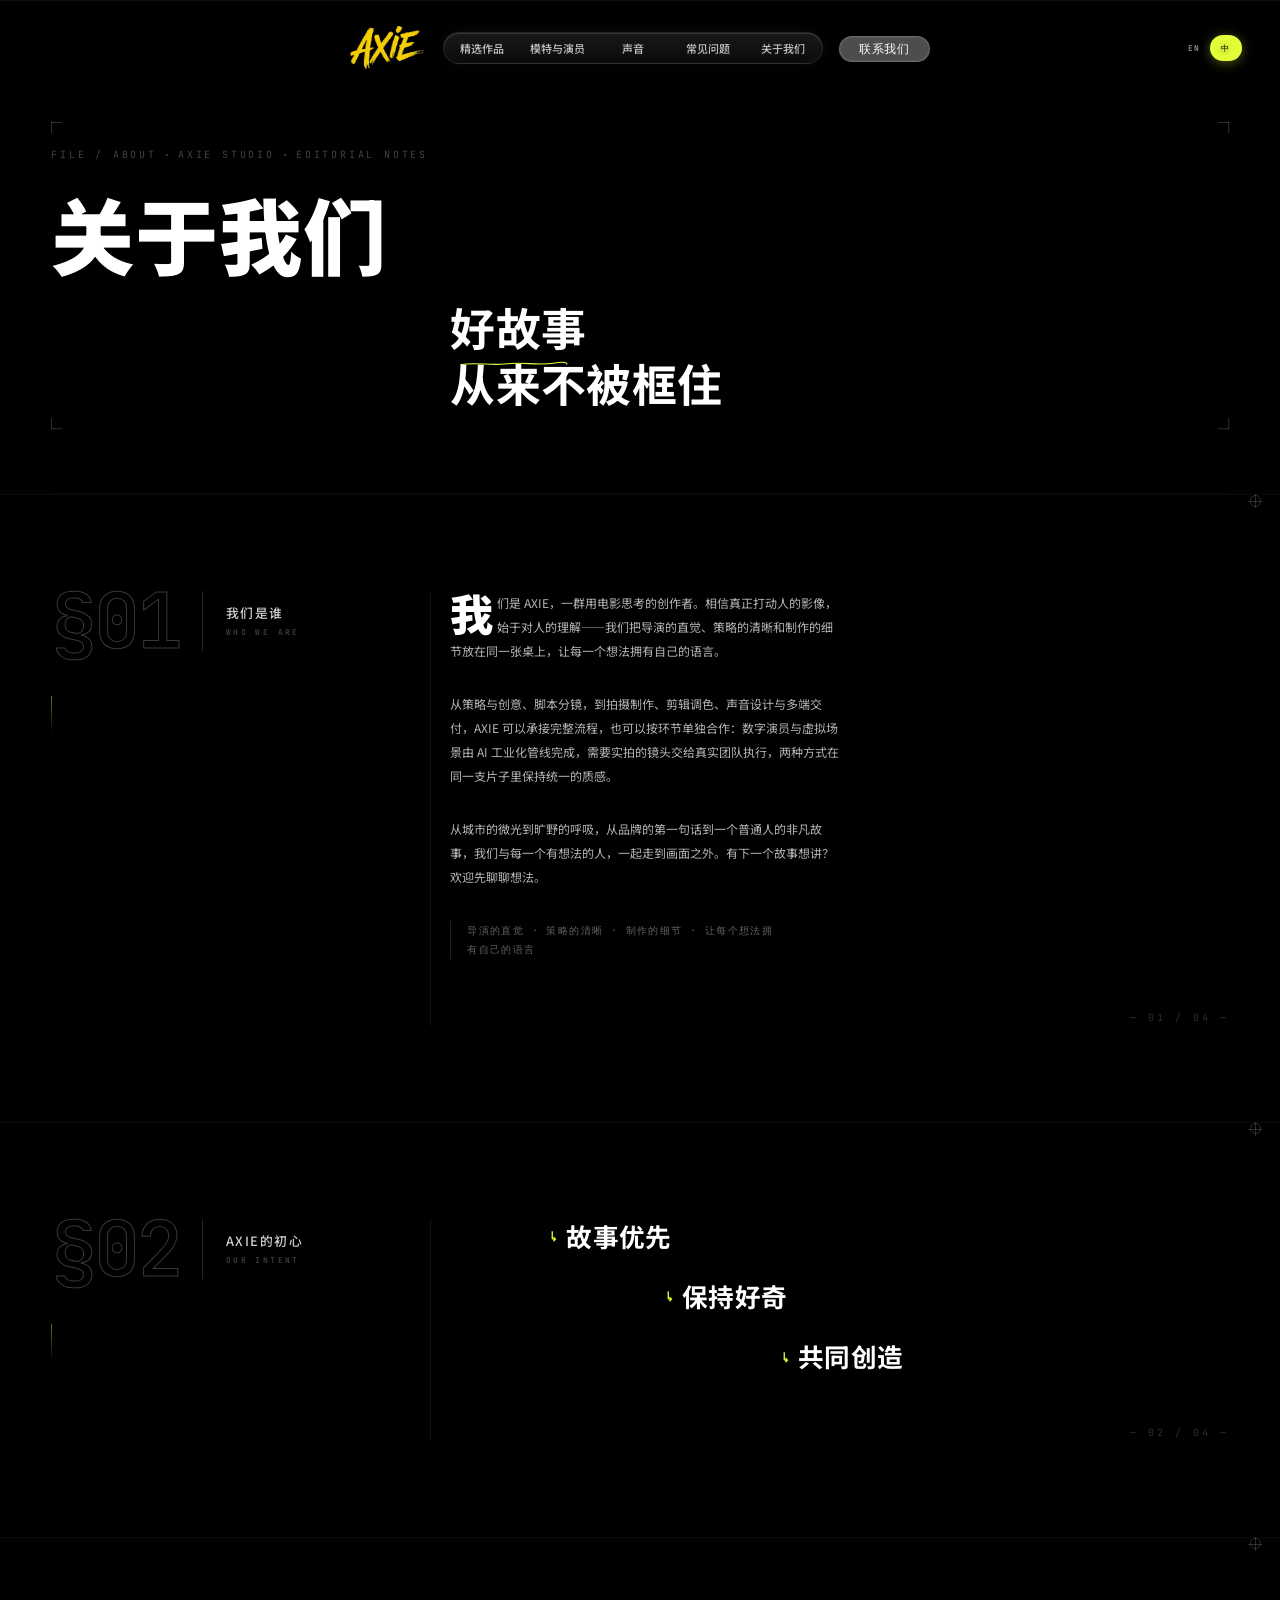
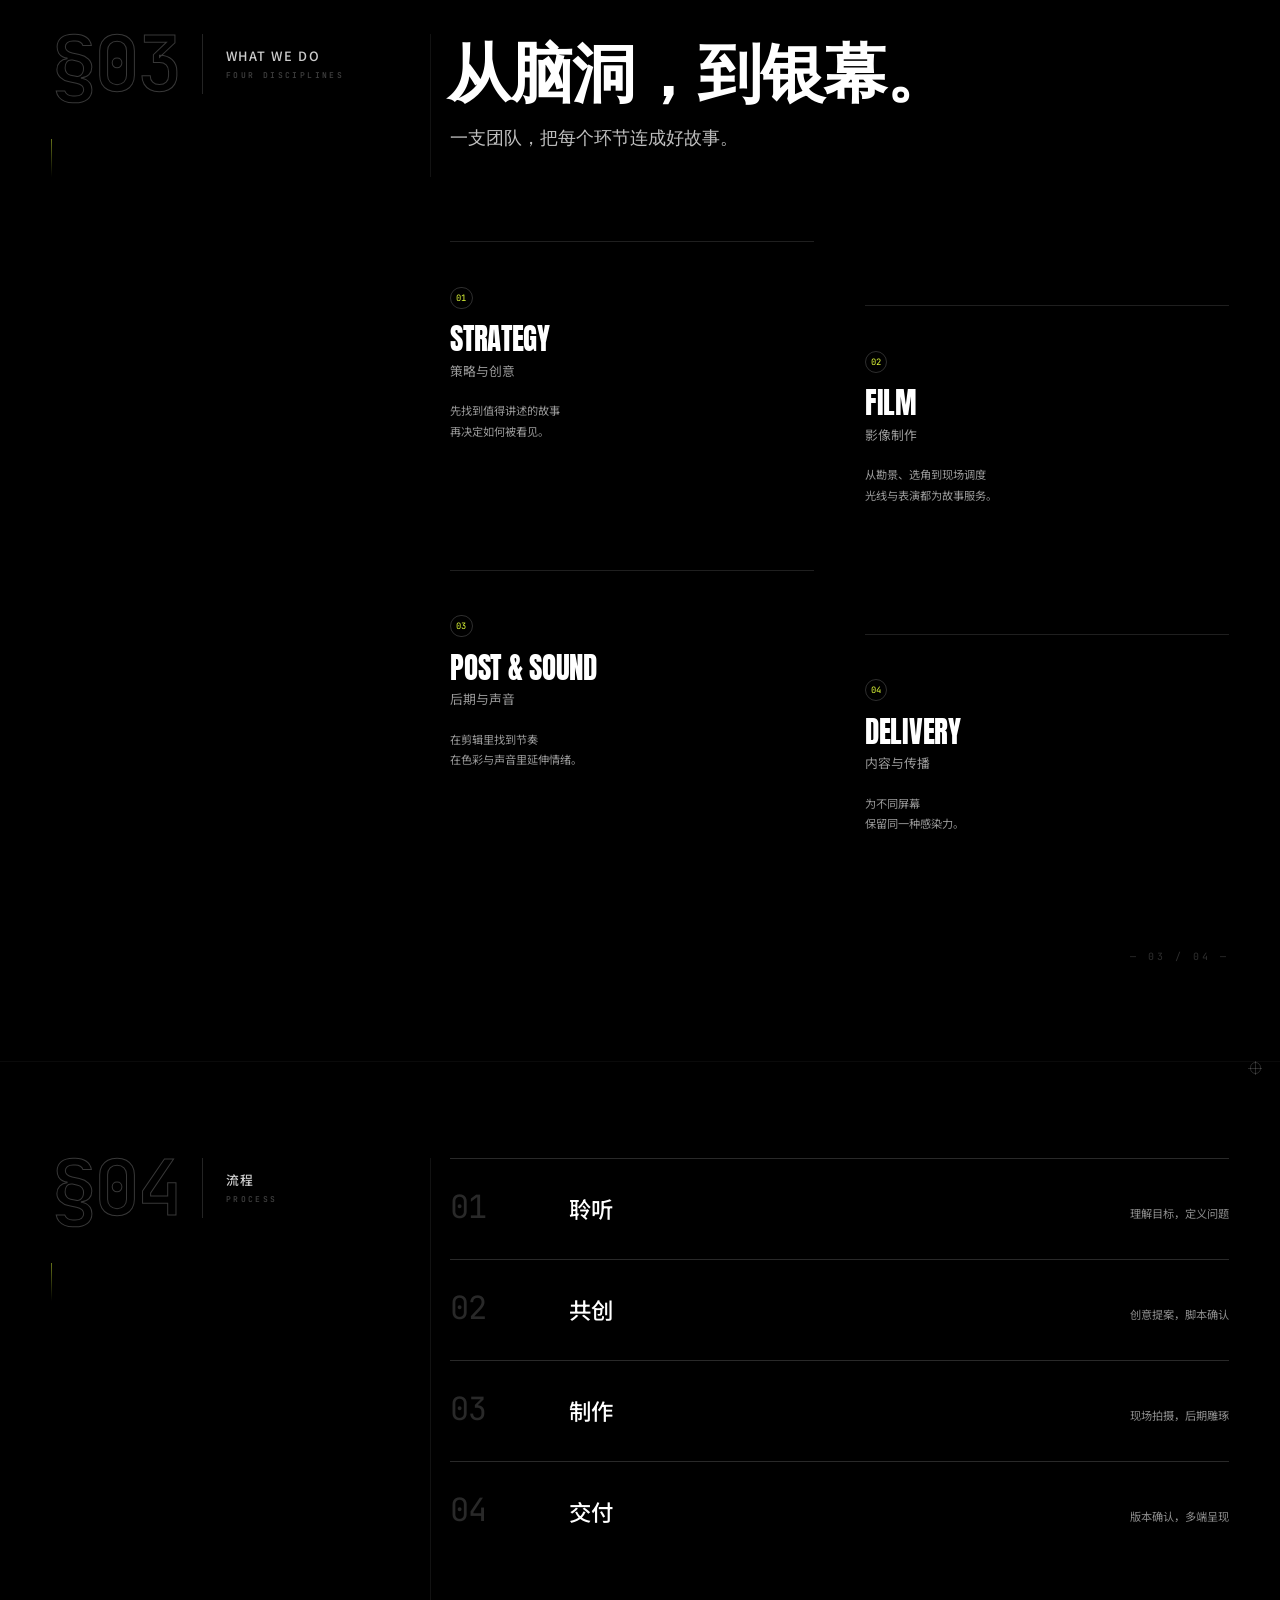
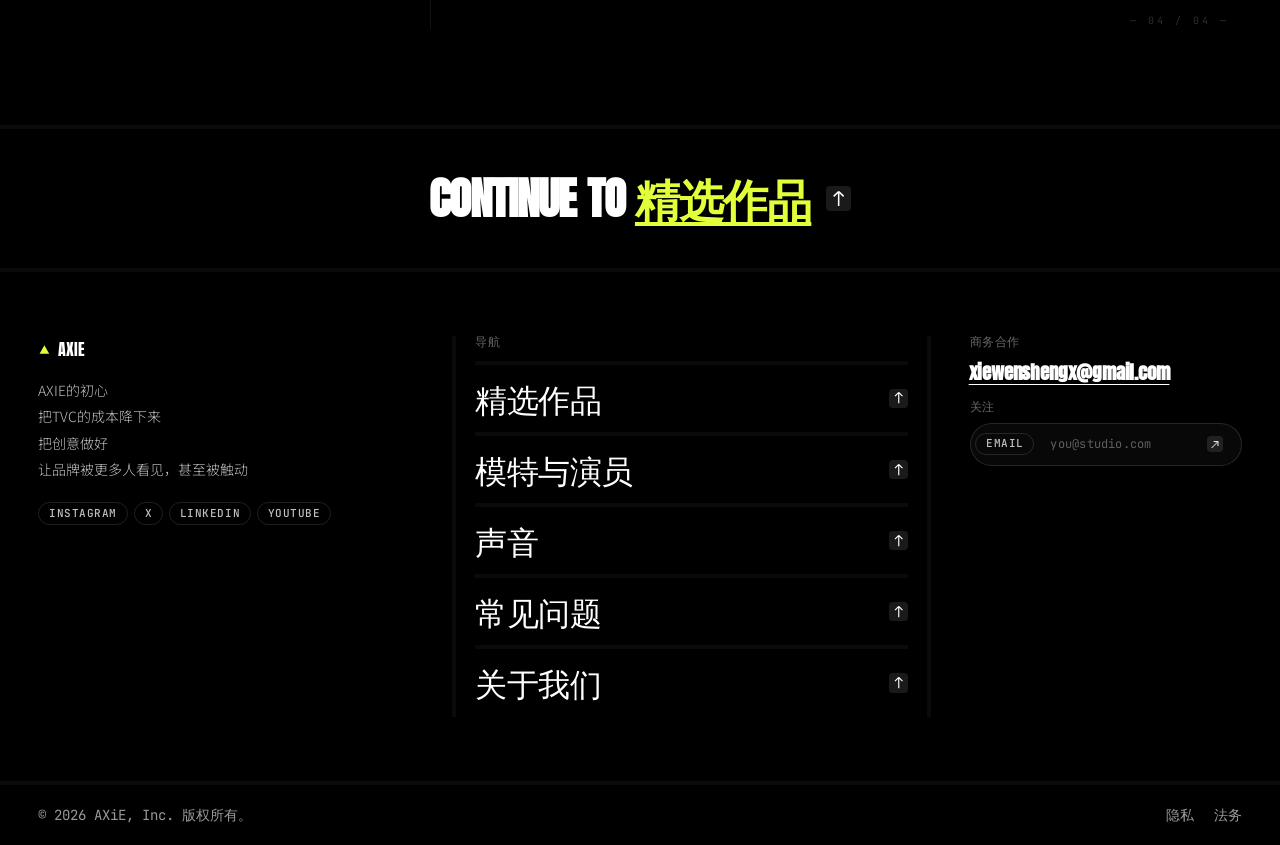
<file: about.html>
<!DOCTYPE html>
<html lang="zh-CN" class="lenis" data-page-node-id="GsKxan8DwqvCEq2c6Hb6i8" data-lang="zh" data-dm-ref="2"><head data-page-node-id="DaSsCfkmO3bQ3dDeZXufsS">
<meta charset="utf-8" data-page-node-id="RzBHJiJJ2NQLNjkJ1xOf8i">
<meta name="viewport" content="width=device-width, initial-scale=1" data-page-node-id="WxLg28XHYXGENXdJ755310">
<title>关于我们 — AXiE</title>
<meta name="description" content="A film-grade creative studio. Who we are and how we work." data-page-node-id="t4YTv3yM43U7gFtvt3pFz9">
<link rel="icon" type="image/png" href="assets/logo-axie.png" data-page-node-id="1r2F0CuYMNDcuu8ANr8tnx">
<link rel="preconnect" href="https://fonts.googleapis.com" data-page-node-id="uxW80iao98Rgf4fwOKgrlR">
<link rel="preconnect" href="https://fonts.gstatic.com" crossorigin="" data-page-node-id="BzmhuOymOVVKrIIr1er4tg">
<link href="https://fonts.googleapis.com/css2?family=Anton&amp;family=JetBrains+Mono:wght@400;500;700&amp;family=Noto+Sans+SC:wght@200;300;400;500;700;900&amp;display=swap" rel="stylesheet" data-page-node-id="Mk8ipT90Iddr9S3QCxq1JC">
<link rel="stylesheet" href="assets/css/base.css" data-page-node-id="Na7FUGUPlbUuCgd7bDqaA0">
<link rel="stylesheet" href="assets/css/components.css" data-page-node-id="5lI7dWY6JTDwtl9e9VlPUl">
<link rel="stylesheet" href="assets/css/shell.css" data-page-node-id="WVQhBxvjkdarnkqGA8MGRZ">
<style id="__dm_no_drag_style__">* { -webkit-user-drag: none !important; }</style><style id="__dm_bindable_badge_style__">[data-sp-bindable="database"]{outline:1px dashed #0088ff;outline-offset:2px;border-radius:4px;}[data-sp-bindable="database"] *{pointer-events:none !important;transition:none !important;animation:none !important;}[data-sp-bindable="database"]{transition:none !important;animation:none !important;}</style></head>
<body data-page="about" data-page-node-id="nwDC6dicbhCB3QrZkOJmCM" style=""><div class="lang-dock js-lang-dock"><button class="lang-switch js-lang-toggle is-zh" type="button" data-i18n-attr="aria-label" data-i18n="lang.switch" aria-label="Switch to English" role="switch" aria-checked="true"><span class="lang-switch-track"><span class="lang-switch-thumb js-lang-thumb"></span><span class="lang-switch-opt js-lang-opt-en" data-lang-opt="en">EN</span><span class="lang-switch-opt js-lang-opt-zh" data-lang-opt="zh">中</span></span></button></div><a class="skip-link" href="#main" data-i18n="a11y.skip">跳到正文</a><svg aria-hidden="true" focusable="false" width="0" height="0" style="position:absolute"><defs><filter id="glass-distortion" x="-20%" y="-20%" width="140%" height="140%" color-interpolation-filters="sRGB"><feTurbulence type="fractalNoise" baseFrequency="0.012 0.018" numOctaves="2" seed="9" result="noise"></feTurbulence><feComponentTransfer in="noise" result="gamma"><feFuncR type="gamma" amplitude="1" exponent="2.4" offset="0"></feFuncR><feFuncG type="gamma" amplitude="1" exponent="2.4" offset="0"></feFuncG></feComponentTransfer><feGaussianBlur in="gamma" stdDeviation="1.6" result="blur"></feGaussianBlur><feSpecularLighting in="blur" surfaceScale="4" specularConstant="0.9" specularExponent="22" lighting-color="#ffffff" result="spec"><fePointLight x="120" y="80" z="180"></fePointLight></feSpecularLighting><feComposite in="spec" in2="SourceAlpha" operator="in" result="specOut"></feComposite><feDisplacementMap in="SourceGraphic" in2="specOut" scale="8" xChannelSelector="R" yChannelSelector="G" result="disp"></feDisplacementMap><feColorMatrix in="disp" type="matrix" values="1 0 0 0 0  0 1 0 0 0  0 0 1 0 0  0 0 0 1.05 0" result="cm1"></feColorMatrix><feColorMatrix in="cm1" type="saturate" values="1.15" result="cm2"></feColorMatrix><feBlend in="cm2" in2="SourceGraphic" mode="screen" result="blend1"></feBlend><feBlend in="blend1" in2="cm2" mode="multiply"></feBlend></filter><symbol id="triangle" viewBox="0 0 24 24"><path d="M12 4 L21 20 L3 20 Z"></path></symbol><symbol id="arrow" viewBox="0 0 24 24"><path d="M4 20 L20 4 M20 4 H9 M20 4 V15" stroke="currentColor" stroke-width="2.4" fill="none"></path></symbol><symbol id="pause" viewBox="0 0 24 24"><path d="M7 4h4v16H7zM13 4h4v16h-4z"></path></symbol><symbol id="menu" viewBox="0 0 24 24"><path d="M3 6h18v2H3zM3 11h18v2H3zM3 16h18v2H3z"></path></symbol><symbol id="close" viewBox="0 0 24 24"><path d="M5 5l14 14M19 5L5 19" stroke="currentColor" stroke-width="2.4" fill="none"></path></symbol><symbol id="sound-on" viewBox="0 0 24 24"><path d="M4 9h3.5L12 5v14L7.5 15H4z"></path><path d="M15.5 8.5a5 5 0 0 1 0 7M18 6a8.5 8.5 0 0 1 0 12" stroke="currentColor" stroke-width="2" fill="none" stroke-linecap="round"></path></symbol><symbol id="sound-off" viewBox="0 0 24 24"><path d="M4 9h3.5L12 5v14L7.5 15H4z"></path><path d="M16 9.5l5 5M21 9.5l-5 5" stroke="currentColor" stroke-width="2" fill="none" stroke-linecap="round"></path></symbol><symbol id="globe" viewBox="0 0 24 24"><circle cx="12" cy="12" r="9" fill="none" stroke="currentColor" stroke-width="1.8"></circle><path d="M3 12h18M12 3c2.6 2.6 4 5.7 4 9s-1.4 6.4-4 9c-2.6-2.6-4-5.7-4-9s1.4-6.4 4-9z" fill="none" stroke="currentColor" stroke-width="1.5"></path></symbol><symbol id="play" viewBox="0 0 24 24"><path d="M7 4.5 L19 12 L7 19.5 Z"></path></symbol></defs></svg>

<header class="site-header js-site-header is-ready"><div class="gutter"><div class="header-inner" style="display:flex;align-items:center;justify-content:space-between;gap:1.6rem"><a href="index.html" class="logotype js-header-logotype" aria-label="AXiE — home" style="translate: none; rotate: none; scale: none; transform: translate(143.806px, 0px) rotate(0.01deg);"><img class="logo-img" src="assets/logo-axie.png" alt="AXiE"></a><div class="js-header-nav-slot" style="display:flex;justify-content:center"><nav class="header-nav glass-surface-wrapper js-header-nav" aria-label="主导航" style="translate: none; rotate: none; scale: none; transform: rotate(0.01deg); --nav-item-w: 98px;"><span class="glass-surface-effect"></span><span class="glass-surface-content" style="display:inline-flex;align-items:center;gap:0.4rem"><a class="nav-item js-nav-item" href="brand.html" data-i18n="nav.brand">精选作品</a><a class="nav-item js-nav-item" href="stills.html" data-i18n="nav.stills">模特与演员</a><a class="nav-item js-nav-item" href="narrative.html" data-i18n="nav.narrative">声音</a><a class="nav-item js-nav-item" href="liquid-engine.html" data-i18n="nav.faq">常见问题</a><a class="nav-item js-nav-item" href="about.html" data-i18n="nav.about">关于我们</a></span><span class="nav-indicator js-nav-indicator"><svg class="" aria-hidden="true"><use href="#triangle"></use></svg></span><span class="nav-hover-box js-nav-hover-box"></span></nav></div><div class="js-header-cta" style="display: flex; align-items: center; gap: 0.8rem; translate: none; rotate: none; scale: none; transform: translate(-143.807px, 0px) rotate(0.01deg);"><a href="contact.html" class="btn-link" style="display:inline-block;border-radius:9999px"><span class="glass-surface-wrapper rounded-full" style="border-radius:9999px"><span class="glass-surface-effect"></span><span class="glass-surface-content btn btn-default glass sheen"><span class="label" data-i18n="btn.getInTouch">联系我们</span></span></span></a><button class="btn btn-default btn-glass js-drawer-open" aria-label="打开菜单" type="button" style="display:none"><span class="glass-surface-wrapper" style="border-radius:9999px"><span class="glass-surface-effect"></span><span class="glass-surface-content btn btn-default btn-glass"><span class="label">菜单</span><span class="icon-box"><svg class="" aria-hidden="true"><use href="#menu"></use></svg></span></span></span></button></div></div></div></header>
<div class="drawer js-drawer" role="dialog" aria-modal="true" aria-label="菜单"><div class="drawer-panel"><button class="btn btn-default btn-glass js-drawer-close drawer-close" type="button"><span class="glass-surface-wrapper" style="border-radius:9999px"><span class="glass-surface-effect"></span><span class="glass-surface-content btn btn-default btn-glass"><span class="label">关闭</span><span class="icon-box"><svg class="" aria-hidden="true"><use href="#close"></use></svg></span></span></span></button><div style="margin-top:3.2rem"><a class="drawer-link hover-accent" href="brand.html" data-i18n="nav.brand">精选作品</a><a class="drawer-link hover-accent" href="stills.html" data-i18n="nav.stills">模特与演员</a><a class="drawer-link hover-accent" href="narrative.html" data-i18n="nav.narrative">声音</a><a class="drawer-link hover-accent" href="liquid-engine.html" data-i18n="nav.faq">常见问题</a><a class="drawer-link hover-accent" href="about.html" data-i18n="nav.about">关于我们</a></div><div style="margin-top:auto;padding-top:3.2rem;display:flex;align-items:center;gap:1.6rem;flex-wrap:wrap"><a href="contact.html" class="btn-link" style="display:inline-block;border-radius:9999px"><span class="glass-surface-wrapper rounded-full" style="border-radius:9999px"><span class="glass-surface-effect"></span><span class="glass-surface-content btn btn-default glass sheen"><span class="label" data-i18n="btn.getInTouch">联系我们</span></span></span></a></div></div></div>
<div class="transition-overlay js-transition-overlay" style="clip-path: polygon(0% 0%, 100% 0%, 100% 0%, 0% 0%); opacity: 1; visibility: hidden;"></div>

<main id="main">

  <!-- ============ 页头 ============
       第二十六轮：文案对齐 FAQ 页「独白」的品牌语言。
       大字标题是「关于我们」，「好故事 / 从来不被框住」降一级压在下面，
       仍是全页最重的一句话。
       第二十七轮：上面加一行档案式元信息（.ed-meta），「好故事」加手绘下划线。
       第二十八轮：元信息条再淡一档，措辞改成 EDITORIAL（版式方向已转画册）。
       第二十九轮：文字块包进 .ed-frame，四角挂印刷裁切标记（crop mark）。
       第三十轮：文字块拆进 .ed-grid —— 元信息通栏、标题占 1–9 列、
       主张句**退到第 5 列**起排。标题与主张错开四列，是这一页第一处
       「不是所有东西都从左边距起笔」的证据。
       手绘下划线**只留这一处**（ED6 断言：整页 ≤ 1 处）。 -->
  <header class="gutter pt-header ed-head">
    <div class="ed-frame">
            <span class="ed-crop is-tl" aria-hidden="true"></span>
            <span class="ed-crop is-tr" aria-hidden="true"></span>
            <span class="ed-crop is-bl" aria-hidden="true"></span>
            <span class="ed-crop is-br" aria-hidden="true"></span>
      <div class="ed-grid">
        <div class="page-col" style="grid-column: 1 / 13">
          <p class="ed-meta">
            <span>FILE / ABOUT</span><span class="ed-meta-dot"></span>
            <span>AXIE STUDIO</span><span class="ed-meta-dot"></span>
            <span>EDITORIAL NOTES</span>
          </p>
        </div>
        <div class="page-col" style="grid-column: 1 / 10">
          <h1 class="page-title">关于我们</h1>
        </div>
        <div class="page-col" style="grid-column: 5 / 13">
          <p class="about-lede"><span class="ed-ul">好故事</span><br>从来不被框住</p>
        </div>
      </div>
    </div>
    <div class="border-t-4" style="margin-top:8rem;border-top-width:1px"></div>
  </header>

  <section class="gutter border-t-4 py-64 ed-sec" id="s01">
    <span class="ed-reg" aria-hidden="true"></span>
    <div class="ed-grid">
      <div class="page-col" data-ed="head" style="grid-column: 1 / 5">
        <span class="page-kicker"><i class="pk-no">§01</i><i class="pk-rule"></i><i class="pk-text"><i class="pk-name">我们是谁</i><i class="page-kicker-en">WHO WE ARE</i></i></span>
      </div>
      <div class="page-col" style="grid-column: 5 / 13">
        <div class="about-body">
            <p>我们是 AXIE，一群用电影思考的创作者。相信真正打动人的影像，始于对人的理解——我们把导演的直觉、策略的清晰和制作的细节放在同一张桌上，让每一个想法拥有自己的语言。</p>
            <p>从策略与创意、脚本分镜，到拍摄制作、剪辑调色、声音设计与多端交付，AXIE 可以承接完整流程，也可以按环节单独合作：数字演员与虚拟场景由 AI 工业化管线完成，需要实拍的镜头交给真实团队执行，两种方式在同一支片子里保持统一的质感。</p>
            <p>从城市的微光到旷野的呼吸，从品牌的第一句话到一个普通人的非凡故事，我们与每一个有想法的人，一起走到画面之外。有下一个故事想讲？欢迎先聊聊想法。</p>
        </div>
            <p class="ed-note">导演的直觉 · 策略的清晰 · 制作的细节 · 让每个想法拥有自己的语言</p>
          <p class="ed-folio" aria-hidden="true">— 01 / 04 —</p>
      </div>
    </div>
  </section>

  <section class="gutter border-t-4 py-64 ed-sec" id="s02">
    <span class="ed-reg" aria-hidden="true"></span>
    <div class="ed-grid">
      <div class="page-col" data-ed="head" style="grid-column: 1 / 5">
        <span class="page-kicker"><i class="pk-no">§02</i><i class="pk-rule"></i><i class="pk-text"><i class="pk-name">AXIE的初心</i><i class="page-kicker-en">OUR INTENT</i></i></span>
      </div>
      <div class="page-col" style="grid-column: 6 / 13">
        <div class="about-creed">
            <span class="about-creed-line">故事优先</span>
            <span class="about-creed-line">保持好奇</span>
            <span class="about-creed-line">共同创造</span>
        </div>
          <p class="ed-folio" aria-hidden="true">— 02 / 04 —</p>
      </div>
    </div>
  </section>

  <section class="gutter border-t-4 py-64 ed-sec" id="s03">
    <span class="ed-reg" aria-hidden="true"></span>
    <div class="ed-grid">
      <div class="page-col" data-ed="head" style="grid-column: 1 / 5">
        <span class="page-kicker"><i class="pk-no">§03</i><i class="pk-rule"></i><i class="pk-text"><i class="pk-name">WHAT WE DO</i><i class="page-kicker-en">FOUR DISCIPLINES</i></i></span>
      </div>
      <div class="page-col" style="grid-column: 5 / 12">
        <h2 class="type-heading-lg max-w-24ch" style="text-transform:none">从脑洞，到银幕。</h2>
        <p class="type-base text-fg-75" style="margin-top:2.4rem">一支团队，把每个环节连成好故事。</p>
      </div>
      <div class="page-col" style="grid-column: 5 / 13">
      <div class="about-cards">
          <article class="about-card">
            <span class="about-num">01</span>
            <span class="about-en">STRATEGY</span>
            <span class="about-zh">策略与创意</span>
            <p class="about-card-desc">先找到值得讲述的故事<br>再决定如何被看见。</p>
          </article>
          <article class="about-card">
            <span class="about-num">02</span>
            <span class="about-en">FILM</span>
            <span class="about-zh">影像制作</span>
            <p class="about-card-desc">从勘景、选角到现场调度<br>光线与表演都为故事服务。</p>
          </article>
          <article class="about-card">
            <span class="about-num">03</span>
            <span class="about-en">POST &amp; SOUND</span>
            <span class="about-zh">后期与声音</span>
            <p class="about-card-desc">在剪辑里找到节奏<br>在色彩与声音里延伸情绪。</p>
          </article>
          <article class="about-card">
            <span class="about-num">04</span>
            <span class="about-en">DELIVERY</span>
            <span class="about-zh">内容与传播</span>
            <p class="about-card-desc">为不同屏幕<br>保留同一种感染力。</p>
          </article>
      </div>
      </div>
      <div class="page-col" style="grid-column: 1 / 13">
          <p class="ed-folio" aria-hidden="true">— 03 / 04 —</p>
      </div>
    </div>
  </section>

  <section class="gutter border-t-4 py-64 ed-sec" id="s04">
    <span class="ed-reg" aria-hidden="true"></span>
    <div class="ed-grid">
      <div class="page-col" data-ed="head" style="grid-column: 1 / 5">
        <span class="page-kicker"><i class="pk-no">§04</i><i class="pk-rule"></i><i class="pk-text"><i class="pk-name">流程</i><i class="page-kicker-en">PROCESS</i></i></span>
      </div>
      <div class="page-col" style="grid-column: 5 / 13">
        <div class="process-flow" style="margin-top:0">
          <div class="process-step"><span class="process-num">01</span><div class="process-title">聆听</div><div class="process-sub">理解目标，定义问题</div></div>
          <div class="process-step"><span class="process-num">02</span><div class="process-title">共创</div><div class="process-sub">创意提案，脚本确认</div></div>
          <div class="process-step"><span class="process-num">03</span><div class="process-title">制作</div><div class="process-sub">现场拍摄，后期雕琢</div></div>
          <div class="process-step"><span class="process-num">04</span><div class="process-title">交付</div><div class="process-sub">版本确认，多端呈现</div></div>
        </div>
          <p class="ed-folio" aria-hidden="true">— 04 / 04 —</p>
      </div>
    </div>
  </section>

  <a class="js-cross-cta" href="brand.html">
    <div class="cross-cta border-t-4">
      <h2 class="cross-cta-title js-cross-title">Continue to <span class="cross-cta-accent">精选作品</span></h2>
      <span class="footer-arrow" style="width:3.2rem;height:3.2rem"><svg aria-hidden="true"><use href="#arrow"></use></svg></span>
    </div>
  </a>

</main>

<footer class="site-footer border-t-4 mt-0"><div class="gutter py-80"><div class="grid grid-cols-12 gap-x-gutter" style="row-gap:4.8rem"><div class="col-span-full md:col-span-4"><a href="index.html" class="logotype" style="margin-bottom:2.4rem"><span class="logo-glyph"><svg class="" aria-hidden="true"><use href="#triangle"></use></svg></span><span class="logo-type">AXiE</span></a><p class="type-sm text-fg-75 max-w-70ch" style="margin-bottom:2.4rem" data-i18n="footer.tagline">AXIE的初心
把TVC的成本降下来
把创意做好
让品牌被更多人看见，甚至被触动</p><div class="social-badges"><a class="badge hover-accent" href="#">Instagram</a><a class="badge hover-accent" href="#">X</a><a class="badge hover-accent" href="#">LinkedIn</a><a class="badge hover-accent" href="#">YouTube</a></div></div><div class="col-span-full md:col-span-5 md:col-start-6 border-x-4" style="padding-inline:2.4rem"><div class="type-label text-fg-40" style="margin-bottom:1.6rem" data-i18n="footer.navigate">导航</div><a class="footer-nav-link" href="brand.html"><span data-i18n="nav.brand">精选作品</span><span class="footer-arrow"><svg class="" aria-hidden="true"><use href="#arrow"></use></svg></span></a><a class="footer-nav-link" href="stills.html"><span data-i18n="nav.stills">模特与演员</span><span class="footer-arrow"><svg aria-hidden="true"><use href="#arrow"></use></svg></span></a><a class="footer-nav-link" href="narrative.html"><span data-i18n="nav.narrative">声音</span><span class="footer-arrow"><svg aria-hidden="true"><use href="#arrow"></use></svg></span></a><a class="footer-nav-link" href="liquid-engine.html"><span data-i18n="nav.faq">常见问题</span><span class="footer-arrow"><svg aria-hidden="true"><use href="#arrow"></use></svg></span></a><a class="footer-nav-link" href="about.html"><span data-i18n="nav.about">关于我们</span><span class="footer-arrow"><svg aria-hidden="true"><use href="#arrow"></use></svg></span></a></div><div class="col-span-full md:col-span-3 md:col-start-11"><div class="type-label text-fg-40" style="margin-bottom:1.6rem" data-i18n="home.newBusiness">商务合作</div><a class="type-heading-xs hover-accent underline" href="mailto:xiewenshengx@gmail.com" style="display:block;margin-bottom:2.4rem">xiewenshengx@gmail.com</a><div class="type-label text-fg-40" style="margin-bottom:1.2rem" data-i18n="footer.follow">关注</div><form class="input-group" onsubmit="return false"><span class="badge">Email</span><input type="email" placeholder="you@studio.com" aria-label="Email address"><button class="btn btn-sm btn-glass" type="submit" aria-label="Subscribe"><span class="icon-box"><svg class="" aria-hidden="true"><use href="#arrow"></use></svg></span></button></form></div></div></div><div class="gutter border-t-4"><div class="flex flex-wrap items-center justify-between" style="gap:1.6rem;padding-block:2.4rem"><span class="type-sm text-fg-60">© 2026 AXiE, Inc. 版权所有。</span><span class="flex" style="gap:2.4rem"><a class="type-sm text-fg-60 hover-accent" href="legal.html" data-i18n="footer.privacy">隐私</a><a class="type-sm text-fg-60 hover-accent" href="legal.html" data-i18n="footer.legal">法务</a></span></div></div></footer>

<script src="assets/js/vendor/gsap.min.js"></script>
<script src="assets/js/vendor/ScrollTrigger.min.js"></script>
<script src="assets/js/vendor/lenis.min.js"></script>
<script src="assets/js/vendor/lenis-snap.min.js"></script>
<script src="assets/js/i18n.js"></script>
<script src="assets/js/data.js"></script>
<script src="assets/js/i18n-extra.js"></script>
<script>window.SLi18nExtra && window.SLi18nExtra.install();</script>
<script src="assets/js/scene.js"></script>
<script src="assets/js/shell.js"></script>
<script src="assets/js/app.js"></script>
<script src="assets/js/content.js"></script>
<script src="assets/js/folio.js"></script>
<script src="assets/js/watch-project.js"></script>


</body></html>
</file>
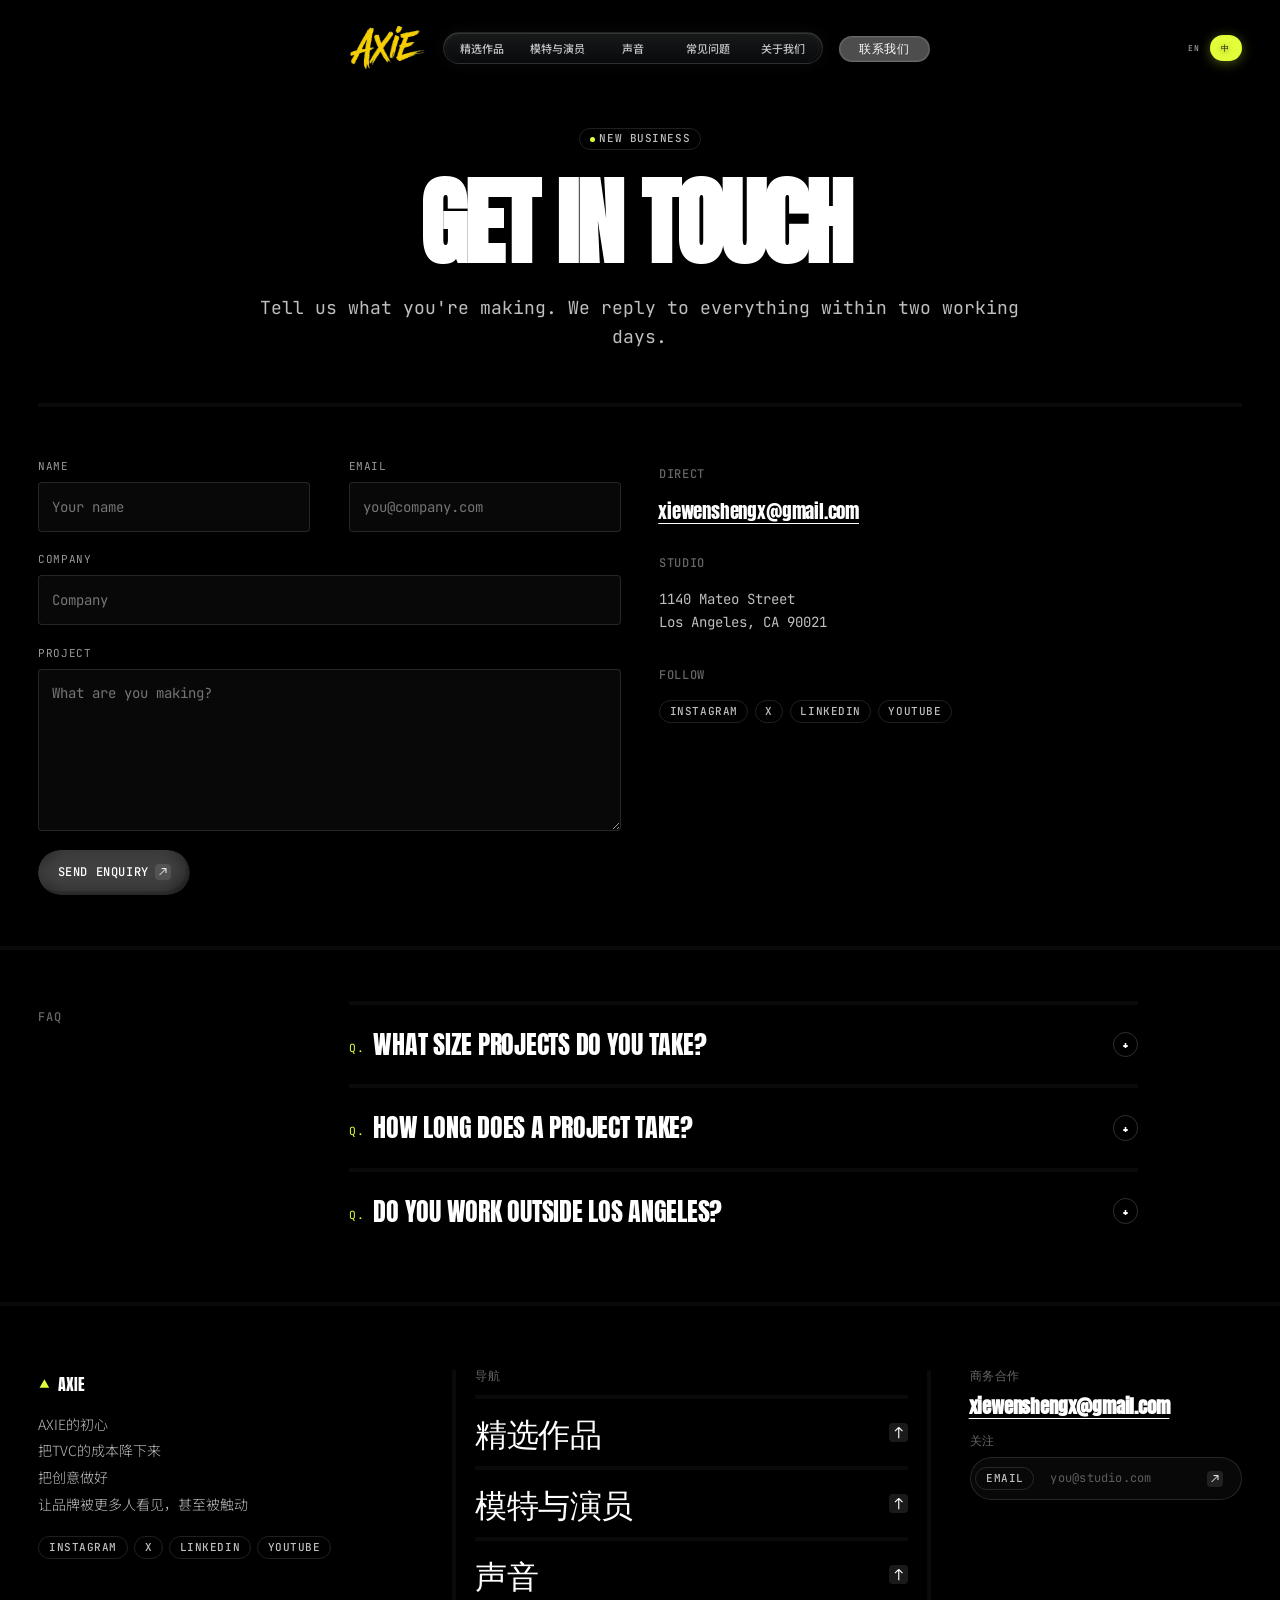
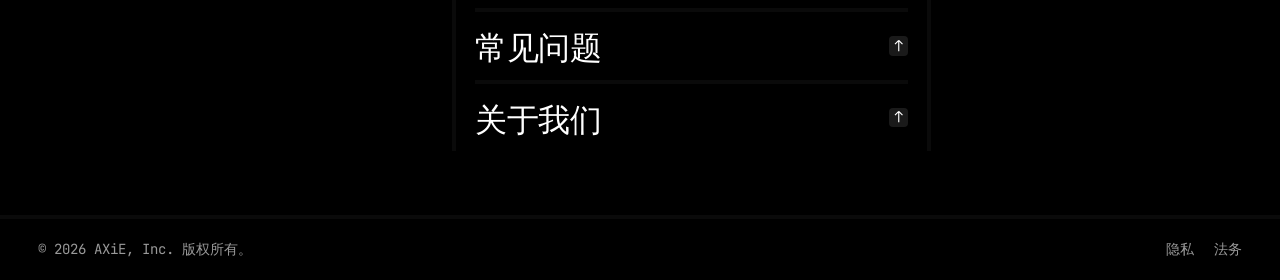
<file: contact.html>
<!DOCTYPE html>
<html lang="zh-CN" class="lenis" data-page-node-id="D6BCOltrJpcxRKHCFAhX5h" data-lang="zh" data-dm-ref="1"><head data-page-node-id="IajMoz8hRJROhGoZ9r35xG">
<meta charset="utf-8" data-page-node-id="klekcSSxR6ZAQyKctyh1j2">
<meta name="viewport" content="width=device-width, initial-scale=1" data-page-node-id="c0Bpmm1DJ8TcaxCKb4GTFv">
<title>Get In Touch — Secret Level</title>
<meta name="description" content="Start a project with Secret Level." data-page-node-id="rJelBd9H7KmkOAPYy1HkaE">
<link rel="icon" type="image/png" href="assets/logo-axie.png" data-page-node-id="bZlyfZGtK4lBGhHFI3xZLk">
<link rel="preconnect" href="https://fonts.googleapis.com" data-page-node-id="qcJaOTqAYDRE7A7GDv4Eha">
<link rel="preconnect" href="https://fonts.gstatic.com" crossorigin="" data-page-node-id="DTntumeKA7HXAqxSouhEp5">
<link href="https://fonts.googleapis.com/css2?family=Anton&amp;family=JetBrains+Mono:wght@400;500;700&amp;family=Noto+Sans+SC:wght@200;300;400;500;700;900&amp;display=swap" rel="stylesheet" data-page-node-id="ny3yHPQAw2pYXYxMrzejZb">
<link rel="stylesheet" href="assets/css/base.css" data-page-node-id="OdgxPsCUvyXpaXRB1G8Yv8">
<link rel="stylesheet" href="assets/css/components.css" data-page-node-id="eB1vWTkmXkjGoQOGGDjrpF">
<link rel="stylesheet" href="assets/css/shell.css" data-page-node-id="pWPvgZEXtB0pahLbl8qudt">
<style id="__dm_no_drag_style__">* { -webkit-user-drag: none !important; }</style><style id="__dm_bindable_badge_style__">[data-sp-bindable="database"]{outline:1px dashed #0088ff;outline-offset:2px;border-radius:4px;}[data-sp-bindable="database"] *{pointer-events:none !important;transition:none !important;animation:none !important;}[data-sp-bindable="database"]{transition:none !important;animation:none !important;}</style></head>
<body data-page="contact" data-page-node-id="riQM8ON0XSMub0RKhxryj5" style=""><div class="lang-dock js-lang-dock"><button class="lang-switch js-lang-toggle is-zh" type="button" data-i18n-attr="aria-label" data-i18n="lang.switch" aria-label="Switch to English" role="switch" aria-checked="true"><span class="lang-switch-track"><span class="lang-switch-thumb js-lang-thumb"></span><span class="lang-switch-opt js-lang-opt-en" data-lang-opt="en">EN</span><span class="lang-switch-opt js-lang-opt-zh" data-lang-opt="zh">中</span></span></button></div><a class="skip-link" href="#main" data-i18n="a11y.skip">跳到正文</a><svg aria-hidden="true" focusable="false" width="0" height="0" style="position:absolute"><defs><filter id="glass-distortion" x="-20%" y="-20%" width="140%" height="140%" color-interpolation-filters="sRGB"><feTurbulence type="fractalNoise" baseFrequency="0.012 0.018" numOctaves="2" seed="9" result="noise"></feTurbulence><feComponentTransfer in="noise" result="gamma"><feFuncR type="gamma" amplitude="1" exponent="2.4" offset="0"></feFuncR><feFuncG type="gamma" amplitude="1" exponent="2.4" offset="0"></feFuncG></feComponentTransfer><feGaussianBlur in="gamma" stdDeviation="1.6" result="blur"></feGaussianBlur><feSpecularLighting in="blur" surfaceScale="4" specularConstant="0.9" specularExponent="22" lighting-color="#ffffff" result="spec"><fePointLight x="120" y="80" z="180"></fePointLight></feSpecularLighting><feComposite in="spec" in2="SourceAlpha" operator="in" result="specOut"></feComposite><feDisplacementMap in="SourceGraphic" in2="specOut" scale="8" xChannelSelector="R" yChannelSelector="G" result="disp"></feDisplacementMap><feColorMatrix in="disp" type="matrix" values="1 0 0 0 0  0 1 0 0 0  0 0 1 0 0  0 0 0 1.05 0" result="cm1"></feColorMatrix><feColorMatrix in="cm1" type="saturate" values="1.15" result="cm2"></feColorMatrix><feBlend in="cm2" in2="SourceGraphic" mode="screen" result="blend1"></feBlend><feBlend in="blend1" in2="cm2" mode="multiply"></feBlend></filter><symbol id="triangle" viewBox="0 0 24 24"><path d="M12 4 L21 20 L3 20 Z"></path></symbol><symbol id="arrow" viewBox="0 0 24 24"><path d="M4 20 L20 4 M20 4 H9 M20 4 V15" stroke="currentColor" stroke-width="2.4" fill="none"></path></symbol><symbol id="pause" viewBox="0 0 24 24"><path d="M7 4h4v16H7zM13 4h4v16h-4z"></path></symbol><symbol id="menu" viewBox="0 0 24 24"><path d="M3 6h18v2H3zM3 11h18v2H3zM3 16h18v2H3z"></path></symbol><symbol id="close" viewBox="0 0 24 24"><path d="M5 5l14 14M19 5L5 19" stroke="currentColor" stroke-width="2.4" fill="none"></path></symbol><symbol id="sound-on" viewBox="0 0 24 24"><path d="M4 9h3.5L12 5v14L7.5 15H4z"></path><path d="M15.5 8.5a5 5 0 0 1 0 7M18 6a8.5 8.5 0 0 1 0 12" stroke="currentColor" stroke-width="2" fill="none" stroke-linecap="round"></path></symbol><symbol id="sound-off" viewBox="0 0 24 24"><path d="M4 9h3.5L12 5v14L7.5 15H4z"></path><path d="M16 9.5l5 5M21 9.5l-5 5" stroke="currentColor" stroke-width="2" fill="none" stroke-linecap="round"></path></symbol><symbol id="globe" viewBox="0 0 24 24"><circle cx="12" cy="12" r="9" fill="none" stroke="currentColor" stroke-width="1.8"></circle><path d="M3 12h18M12 3c2.6 2.6 4 5.7 4 9s-1.4 6.4-4 9c-2.6-2.6-4-5.7-4-9s1.4-6.4 4-9z" fill="none" stroke="currentColor" stroke-width="1.5"></path></symbol><symbol id="play" viewBox="0 0 24 24"><path d="M7 4.5 L19 12 L7 19.5 Z"></path></symbol></defs></svg>

<header class="site-header js-site-header is-ready"><div class="gutter"><div class="header-inner" style="display:flex;align-items:center;justify-content:space-between;gap:1.6rem"><a href="index.html" class="logotype js-header-logotype" aria-label="AXiE — home" style="translate: none; rotate: none; scale: none; transform: translate(280.275px, 0px) rotate(0.01deg);"><img class="logo-img" src="assets/logo-axie.png" alt="AXiE"></a><div class="js-header-nav-slot" style="display:flex;justify-content:center"><nav class="header-nav glass-surface-wrapper js-header-nav" aria-label="主导航" style="translate: none; rotate: none; scale: none; transform: rotate(0.01deg);"><span class="glass-surface-effect"></span><span class="glass-surface-content" style="display:inline-flex;align-items:center;gap:0.4rem"><a class="nav-item js-nav-item" href="brand.html" data-i18n="nav.brand">精选作品</a><a class="nav-item js-nav-item" href="stills.html" data-i18n="nav.stills">模特与演员</a><a class="nav-item js-nav-item" href="narrative.html" data-i18n="nav.narrative">声音</a><a class="nav-item js-nav-item" href="liquid-engine.html" data-i18n="nav.faq">常见问题</a><a class="nav-item js-nav-item" href="about.html" data-i18n="nav.about">关于我们</a></span><span class="nav-indicator js-nav-indicator"><svg class="" aria-hidden="true"><use href="#triangle"></use></svg></span><span class="nav-hover-box js-nav-hover-box"></span></nav></div><div class="js-header-cta" style="display: flex; align-items: center; gap: 0.8rem; translate: none; rotate: none; scale: none; transform: translate(-280.275px, 0px) rotate(0.01deg);"><a href="contact.html" class="btn-link" style="display:inline-block;border-radius:9999px"><span class="glass-surface-wrapper rounded-full" style="border-radius:9999px"><span class="glass-surface-effect"></span><span class="glass-surface-content btn btn-default glass sheen"><span class="label" data-i18n="btn.getInTouch">联系我们</span></span></span></a><button class="btn btn-default btn-glass js-drawer-open" aria-label="打开菜单" type="button" style="display:none"><span class="glass-surface-wrapper" style="border-radius:9999px"><span class="glass-surface-effect"></span><span class="glass-surface-content btn btn-default btn-glass"><span class="label">菜单</span><span class="icon-box"><svg class="" aria-hidden="true"><use href="#menu"></use></svg></span></span></span></button></div></div></div></header>
<div class="drawer js-drawer" role="dialog" aria-modal="true" aria-label="菜单"><div class="drawer-panel"><button class="btn btn-default btn-glass js-drawer-close drawer-close" type="button"><span class="glass-surface-wrapper" style="border-radius:9999px"><span class="glass-surface-effect"></span><span class="glass-surface-content btn btn-default btn-glass"><span class="label">关闭</span><span class="icon-box"><svg class="" aria-hidden="true"><use href="#close"></use></svg></span></span></span></button><div style="margin-top:3.2rem"><a class="drawer-link hover-accent" href="brand.html" data-i18n="nav.brand">精选作品</a><a class="drawer-link hover-accent" href="stills.html" data-i18n="nav.stills">模特与演员</a><a class="drawer-link hover-accent" href="narrative.html" data-i18n="nav.narrative">声音</a><a class="drawer-link hover-accent" href="liquid-engine.html" data-i18n="nav.faq">常见问题</a><a class="drawer-link hover-accent" href="about.html" data-i18n="nav.about">关于我们</a></div><div style="margin-top:auto;padding-top:3.2rem;display:flex;align-items:center;gap:1.6rem;flex-wrap:wrap"><a href="contact.html" class="btn-link" style="display:inline-block;border-radius:9999px"><span class="glass-surface-wrapper rounded-full" style="border-radius:9999px"><span class="glass-surface-effect"></span><span class="glass-surface-content btn btn-default glass sheen"><span class="label" data-i18n="btn.getInTouch">联系我们</span></span></span></a></div></div></div>
<div class="transition-overlay js-transition-overlay" style="clip-path: polygon(0% 0%, 100% 0%, 100% 0%, 0% 0%); opacity: 1; visibility: hidden;"></div>

<main id="main" data-page-node-id="zBzJy8uBy07HQXC9EG23p7" style="">

  <header class="gutter pt-header" data-page-node-id="tfAjzQ3EsElxpH6bV9MEfy">
    <div class="grid grid-cols-12 gap-x-gutter" data-page-node-id="sFu4RCyjUs43E3C8DI1yLy">
      <div class="col-span-full md:col-span-10 md:col-start-2 text-center" data-page-node-id="XERL32xd4l9uAaSEQ650Ep">
        <span class="badge" style="margin-bottom:2.4rem" data-page-node-id="B8HmcsxGwgBbHfSvREm00z"><span class="badge-dot" data-page-node-id="TD1C7PCH5yLKzFzaAHCyki"></span>New Business</span>
        <h1 class="type-heading-xl max-w-24ch mx-auto text-balance" data-page-node-id="HyBk6hmdJI4BfnGItIjLGV">Get In Touch</h1>
        <p class="type-base max-w-72ch mx-auto text-fg-75" style="margin-top:2.4rem" data-page-node-id="dJXcrMcSAL9sxfARU7GNip">
          Tell us what you're making. We reply to everything within two working days.
        </p>
      </div>
    </div>
    <div class="border-t-4" style="margin-top:6.4rem" data-page-node-id="mzHPABdgdJVCHaGrgUSEuj"></div>
  </header>

  <section class="gutter py-64" data-page-node-id="coA86cqxIGSuDBwmoEDNxe">
    
  <div class="grid grid-cols-12 gap-x-gutter" style="row-gap:4.8rem" data-page-node-id="GopVbdsVP2OsFSkjjK7opl">

      <div class="col-span-full md:col-span-6" data-page-node-id="QBB9Yxj1l2todG8yrgmQDA">
        <form class="grid grid-cols-12 gap-x-gutter" style="row-gap:2.4rem" onsubmit="return false" data-page-node-id="n6aeN2u2pllaBqh4dIGBYS">
          <div class="col-span-full md:col-span-6 field" data-page-node-id="Cwwa9dyTOGL9jd7Hr1tyvm">
            <label for="f-name" data-page-node-id="4dJuAT4EtN8HvTht4oOTa5">Name</label>
            <input id="f-name" name="name" type="text" placeholder="Your name" data-page-node-id="jj8NryxHFodAPyBvPQU4UJ">
          </div>
          <div class="col-span-full md:col-span-6 field" data-page-node-id="NSwYKHt8Oj3UGHueV8RoMs">
            <label for="f-email" data-page-node-id="OpAtTVT3Xs8y14EC40pikh">Email</label>
            <input id="f-email" name="email" type="email" placeholder="you@company.com" data-page-node-id="HbAGkvpuj8Uu4U7RV19gmu">
          </div>
          <div class="col-span-full field" data-page-node-id="JeNmaPsoV4Jeo4t9tMMaMx">
            <label for="f-company" data-page-node-id="EjcAJSDhYLIrAvhnqe2ECv">Company</label>
            <input id="f-company" name="company" type="text" placeholder="Company" data-page-node-id="cdIdbN8XbjsFSLZUZyfu2c">
          </div>
          <div class="col-span-full field" data-page-node-id="6rGXFnXmbejXNvoz2mOCp9">
            <label for="f-brief" data-page-node-id="JEoYg5zmUV74gQBDBmFUSk">Project</label>
            <textarea id="f-brief" name="brief" rows="6" placeholder="What are you making?"></textarea>
          </div>
          <div class="col-span-full" data-page-node-id="o3bdxR4EbQYc4j57iBc2M7">
            <a href="#" class="btn-link" style="display:inline-block;border-radius:9999px"><span class="glass-surface-wrapper rounded-full" style="border-radius:9999px"><span class="glass-surface-effect"></span><span class="glass-surface-content btn btn-default glass sheen"><span class="label">Send Enquiry</span><span class="icon-box"><svg class="" aria-hidden="true"><use href="#arrow"></use></svg></span></span></span></a>
          </div>
        </form>
      </div>

      <div class="col-span-full md:col-span-4 md:col-start-9" data-page-node-id="CZRpRjUxmEzhPiUCeC17y9">
        <span class="type-label text-fg-40" data-page-node-id="CMYKkk9OC5DPBqFxCDsLYn">Direct</span>
        <a class="type-heading-xs hover-accent underline" href="mailto:xiewenshengx@gmail.com" style="display: block; margin-top: 1.6rem; margin-bottom: 3.2rem; font-weight: 400;" data-page-node-id="3huWQm2GtW8qytteXqCaaY">xiewenshengx@gmail.com​​</a>

        <span class="type-label text-fg-40" data-page-node-id="H9mxN6vQSbkMGurQWmIQOP">Studio</span>
        <p class="type-sm text-fg-75" style="margin-top:1.6rem;margin-bottom:3.2rem" data-page-node-id="W9ETPGOpnC8SKJaEiItiVM">
          1140 Mateo Street<br data-page-node-id="y861ztDArFU2JJxeMhcsXT">Los Angeles, CA 90021
        </p>

        <span class="type-label text-fg-40" data-page-node-id="ZcsqbnOci9MoeeVULIMK3E">Follow</span>
        <div class="social-badges" style="margin-top:1.6rem" data-page-node-id="atIfp2GwmAMGbx4GdFNavI">
          <a class="badge hover-accent" href="#" data-page-node-id="keUC2vtFnQd0VZFIOl5DBf">Instagram</a>
          <a class="badge hover-accent" href="#" data-page-node-id="433ajvc7qGqftoeW9dr9ty">X</a>
          <a class="badge hover-accent" href="#" data-page-node-id="2ZOPaPVhIsaCMnHIFuLEOj">LinkedIn</a>
          <a class="badge hover-accent" href="#" data-page-node-id="KBwxYFxHlmk9GuHD23jjn4">YouTube</a>
        </div>
      </div>

    </div></section>

  <section class="gutter border-t-4 py-64" data-page-node-id="BAOHGGli08vCuIidyxzGED">
    <div class="grid grid-cols-12 gap-x-gutter" style="row-gap:3.2rem" data-page-node-id="6fyDjz57UqOxDt9DmDKXl0">
      <div class="col-span-full md:col-span-2" data-page-node-id="XNpwl3ohHm2927Da6mNHSE">
        <span class="type-label text-fg-40" data-page-node-id="AY41XQeedapXjBkAfcD2hl">FAQ</span>
      </div>
      <div class="col-span-full md:col-span-8 md:col-start-4 js-accordion" data-page-node-id="4RkFf9B2o5FJLN7aBaGQJL">
        <div class="accordion-item" data-page-node-id="o6ZkmnUoBTvcGqPQHsWG78">
          <button class="accordion-trigger" type="button" aria-expanded="false" data-page-node-id="MUaM8gLvrVLZKNEyHpBAXw">
            <span data-page-node-id="YPhBVIHd9fKIkGN5YKrNxE">What size projects do you take?</span><span class="accordion-sign" data-page-node-id="DILiYpPFXhIZTCRBNi1P4a">+</span>
          </button>
          <div class="accordion-panel" data-page-node-id="vJYJahnIWeLhSCSBSfmxc4">
            <p class="type-base text-fg-75 max-w-70ch" data-page-node-id="mZWOJqjqfGmzxgHws3DHbm">
              Anything from a single film to a full launch system with twenty-plus deliverables.
              The common thread is that we own it end to end.
            </p>
          </div>
        </div>
        <div class="accordion-item" data-page-node-id="ECkrkIPz8XNMWy3egSOxmg">
          <button class="accordion-trigger" type="button" aria-expanded="false" data-page-node-id="sgVyLbD85hyG34AFLBMM3k">
            <span data-page-node-id="QAkI7kqeDJHmhc8LMHlDEV">How long does a project take?</span><span class="accordion-sign" data-page-node-id="zxFF18q8EgzWGPbTZpNk0Q">+</span>
          </button>
          <div class="accordion-panel" data-page-node-id="o5e84LLQ4eBh3Tlh6pBFwM">
            <p class="type-base text-fg-75 max-w-70ch" data-page-node-id="hbzQF9cfduxfm35LRexqyr">
              Four to twelve weeks is typical. Because pipeline and post live in the same building,
              delivery rarely slips.
            </p>
          </div>
        </div>
        <div class="accordion-item" data-page-node-id="wlfgEQGZZcPDj2GIxOtl7B">
          <button class="accordion-trigger" type="button" aria-expanded="false" data-page-node-id="NB4uh0mlBLaj7CdKyyjUyT">
            <span data-page-node-id="2tOw7EYn7LVETDpOFPmIOI">Do you work outside Los Angeles?</span><span class="accordion-sign" data-page-node-id="upqEhMAKJ7esAjFQyb7Csa">+</span>
          </button>
          <div class="accordion-panel" data-page-node-id="LvXBhzJHGvPlydWexXMZLa">
            <p class="type-base text-fg-75 max-w-70ch" data-page-node-id="wwt4ZidAMNEsljDFJWcDf4">
              Yes — roughly half our work is produced for teams in other cities and time zones.
            </p>
          </div>
        </div>
      </div>
    </div>
  </section>

</main>

<footer class="site-footer border-t-4 mt-0"><div class="gutter py-80"><div class="grid grid-cols-12 gap-x-gutter" style="row-gap:4.8rem"><div class="col-span-full md:col-span-4"><a href="index.html" class="logotype" style="margin-bottom:2.4rem"><span class="logo-glyph"><svg class="" aria-hidden="true"><use href="#triangle"></use></svg></span><span class="logo-type">AXiE</span></a><p class="type-sm text-fg-75 max-w-70ch" style="margin-bottom:2.4rem" data-i18n="footer.tagline">AXIE的初心
把TVC的成本降下来
把创意做好
让品牌被更多人看见，甚至被触动</p><div class="social-badges"><a class="badge hover-accent" href="#">Instagram</a><a class="badge hover-accent" href="#">X</a><a class="badge hover-accent" href="#">LinkedIn</a><a class="badge hover-accent" href="#">YouTube</a></div></div><div class="col-span-full md:col-span-5 md:col-start-6 border-x-4" style="padding-inline:2.4rem"><div class="type-label text-fg-40" style="margin-bottom:1.6rem" data-i18n="footer.navigate">导航</div><a class="footer-nav-link" href="brand.html"><span data-i18n="nav.brand">精选作品</span><span class="footer-arrow"><svg class="" aria-hidden="true"><use href="#arrow"></use></svg></span></a><a class="footer-nav-link" href="stills.html"><span data-i18n="nav.stills">模特与演员</span><span class="footer-arrow"><svg aria-hidden="true"><use href="#arrow"></use></svg></span></a><a class="footer-nav-link" href="narrative.html"><span data-i18n="nav.narrative">声音</span><span class="footer-arrow"><svg aria-hidden="true"><use href="#arrow"></use></svg></span></a><a class="footer-nav-link" href="liquid-engine.html"><span data-i18n="nav.faq">常见问题</span><span class="footer-arrow"><svg aria-hidden="true"><use href="#arrow"></use></svg></span></a><a class="footer-nav-link" href="about.html"><span data-i18n="nav.about">关于我们</span><span class="footer-arrow"><svg aria-hidden="true"><use href="#arrow"></use></svg></span></a></div><div class="col-span-full md:col-span-3 md:col-start-11"><div class="type-label text-fg-40" style="margin-bottom:1.6rem" data-i18n="home.newBusiness">商务合作</div><a class="type-heading-xs hover-accent underline" href="mailto:xiewenshengx@gmail.com" style="display:block;margin-bottom:2.4rem">xiewenshengx@gmail.com</a><div class="type-label text-fg-40" style="margin-bottom:1.2rem" data-i18n="footer.follow">关注</div><form class="input-group" onsubmit="return false"><span class="badge">Email</span><input type="email" placeholder="you@studio.com" aria-label="Email address"><button class="btn btn-sm btn-glass" type="submit" aria-label="Subscribe"><span class="icon-box"><svg class="" aria-hidden="true"><use href="#arrow"></use></svg></span></button></form></div></div></div><div class="gutter border-t-4"><div class="flex flex-wrap items-center justify-between" style="gap:1.6rem;padding-block:2.4rem"><span class="type-sm text-fg-60">© 2026 AXiE, Inc. 版权所有。</span><span class="flex" style="gap:2.4rem"><a class="type-sm text-fg-60 hover-accent" href="legal.html" data-i18n="footer.privacy">隐私</a><a class="type-sm text-fg-60 hover-accent" href="legal.html" data-i18n="footer.legal">法务</a></span></div></div></footer>

<script src="assets/js/vendor/gsap.min.js"></script>
<script src="assets/js/vendor/ScrollTrigger.min.js"></script>
<script src="assets/js/vendor/lenis.min.js"></script>
<script src="assets/js/vendor/lenis-snap.min.js"></script>
<script src="assets/js/i18n.js"></script>
<script src="assets/js/data.js"></script>
<script src="assets/js/i18n-extra.js"></script>
<script>window.SLi18nExtra && window.SLi18nExtra.install();</script>
<script src="assets/js/scene.js"></script>
<script src="assets/js/shell.js"></script>
<script src="assets/js/app.js"></script>
<script src="assets/js/content.js"></script>


</body></html>
</file>
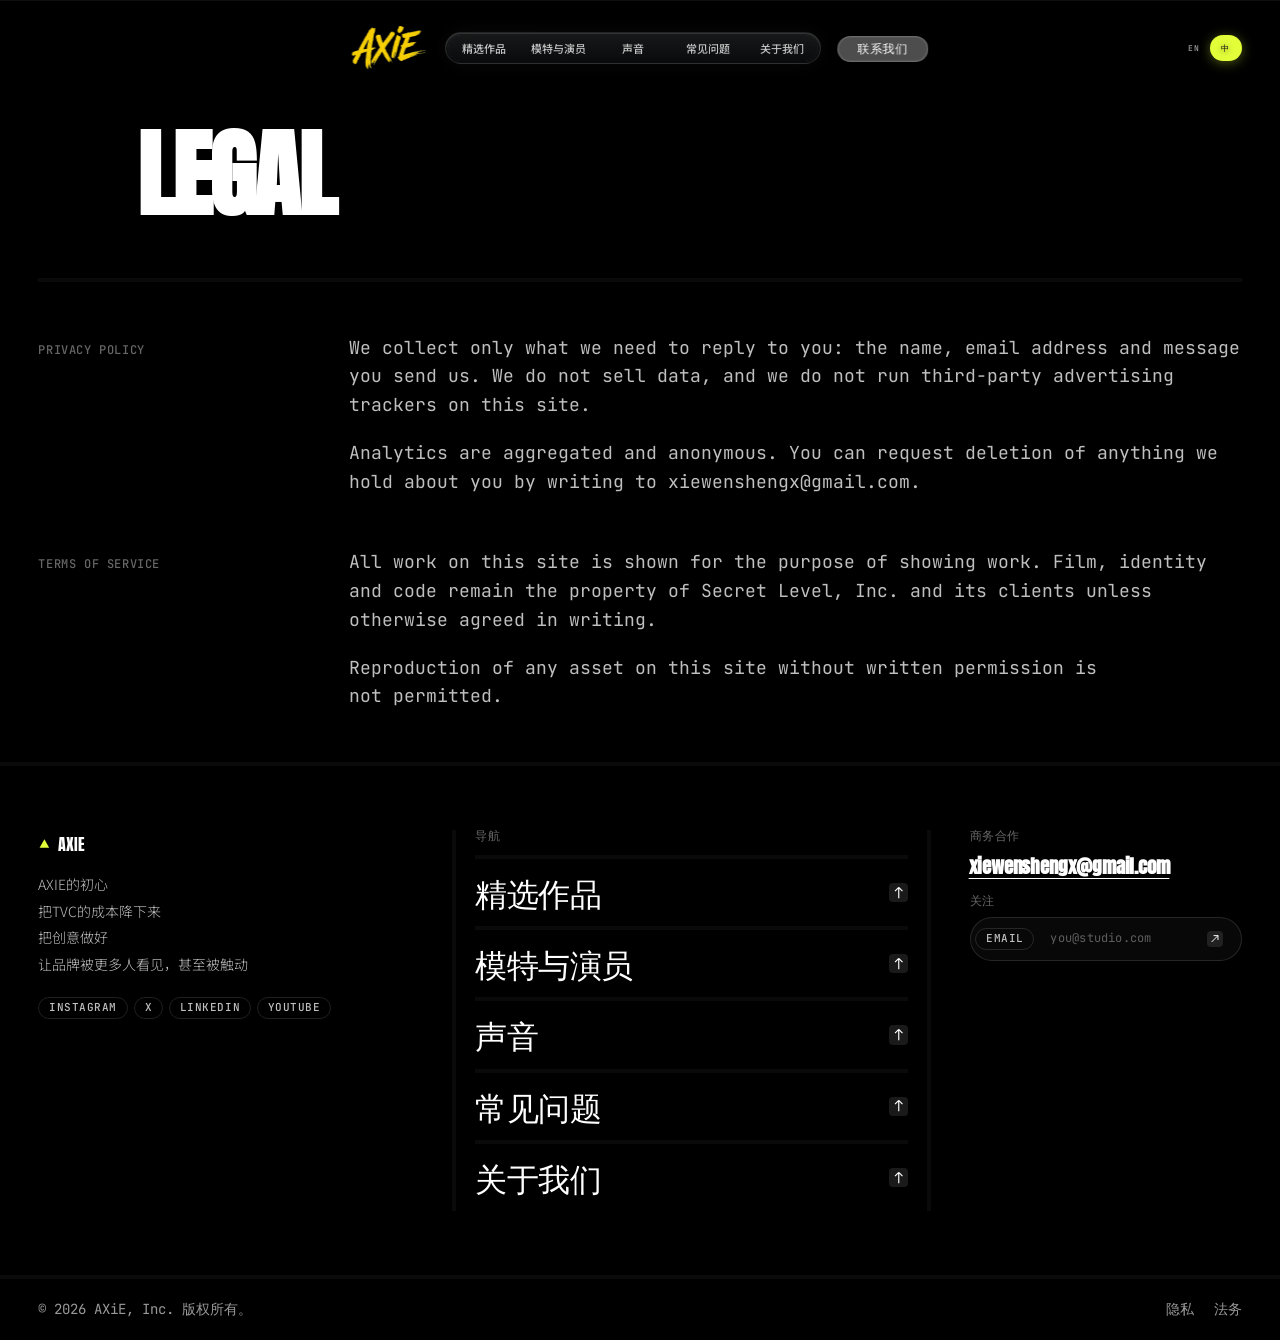
<file: legal.html>
<!doctype html>
<html lang="en" class="is-booting">
<head>
<meta charset="utf-8" />
<link rel="icon" type="image/png" href="assets/logo-axie.png" />
<meta name="viewport" content="width=device-width, initial-scale=1" />
<title>Legal — Secret Level</title>
<link rel="preconnect" href="https://fonts.googleapis.com" />
<link rel="preconnect" href="https://fonts.gstatic.com" crossorigin />
<link href="https://fonts.googleapis.com/css2?family=Anton&family=JetBrains+Mono:wght@400;500;700&family=Noto+Sans+SC:wght@200;300;400;500;700;900&display=swap" rel="stylesheet" />
<link rel="stylesheet" href="assets/css/base.css" />
<link rel="stylesheet" href="assets/css/components.css" />
<link rel="stylesheet" href="assets/css/shell.css" />
</head>
<body data-page="legal">

<div id="site-header"></div>
<div id="site-drawer"></div>
<div id="site-overlay"></div>

<main id="main">

  <header class="gutter pt-header">
    <div class="grid grid-cols-12 gap-x-gutter">
      <div class="col-span-full md:col-span-10 md:col-start-2">
        <h1 class="type-heading-xl max-w-24ch text-balance">Legal</h1>
      </div>
    </div>
    <div class="border-t-4" style="margin-top:6.4rem"></div>
  </header>

  <section class="gutter py-64">
    <div class="grid grid-cols-12 gap-x-gutter" style="row-gap:6.4rem">
      <div class="col-span-full md:col-span-2">
        <span class="type-label text-fg-40">Privacy Policy</span>
      </div>
      <div class="col-span-full md:col-span-7 md:col-start-4">
        <p class="type-base text-fg-75 text-pretty">
          We collect only what we need to reply to you: the name, email address and message you send us.
          We do not sell data, and we do not run third-party advertising trackers on this site.
        </p>
        <p class="type-base text-fg-75 text-pretty" style="margin-top:2.4rem">
          Analytics are aggregated and anonymous. You can request deletion of anything we hold about you
          by writing to xiewenshengx@gmail.com.
        </p>
      </div>

      <div class="col-span-full md:col-span-2">
        <span class="type-label text-fg-40">Terms of Service</span>
      </div>
      <div class="col-span-full md:col-span-7 md:col-start-4">
        <p class="type-base text-fg-75 text-pretty">
          All work on this site is shown for the purpose of showing work. Film, identity and code remain
          the property of Secret Level, Inc. and its clients unless otherwise agreed in writing.
        </p>
        <p class="type-base text-fg-75 text-pretty" style="margin-top:2.4rem">
          Reproduction of any asset on this site without written permission is not permitted.
        </p>
      </div>
    </div>
  </section>

</main>

<div id="site-footer"></div>

<script src="assets/js/vendor/gsap.min.js"></script>
<script src="assets/js/vendor/ScrollTrigger.min.js"></script>
<script src="assets/js/vendor/lenis.min.js"></script>
<script src="assets/js/vendor/lenis-snap.min.js"></script>
<script src="assets/js/i18n.js"></script>
<script src="assets/js/data.js"></script>
<script src="assets/js/i18n-extra.js"></script>
<script>window.SLi18nExtra && window.SLi18nExtra.install();</script>
<script src="assets/js/scene.js"></script>
<script src="assets/js/shell.js"></script>
<script src="assets/js/app.js"></script>
<script src="assets/js/content.js"></script>
</body>
</html>
</file>
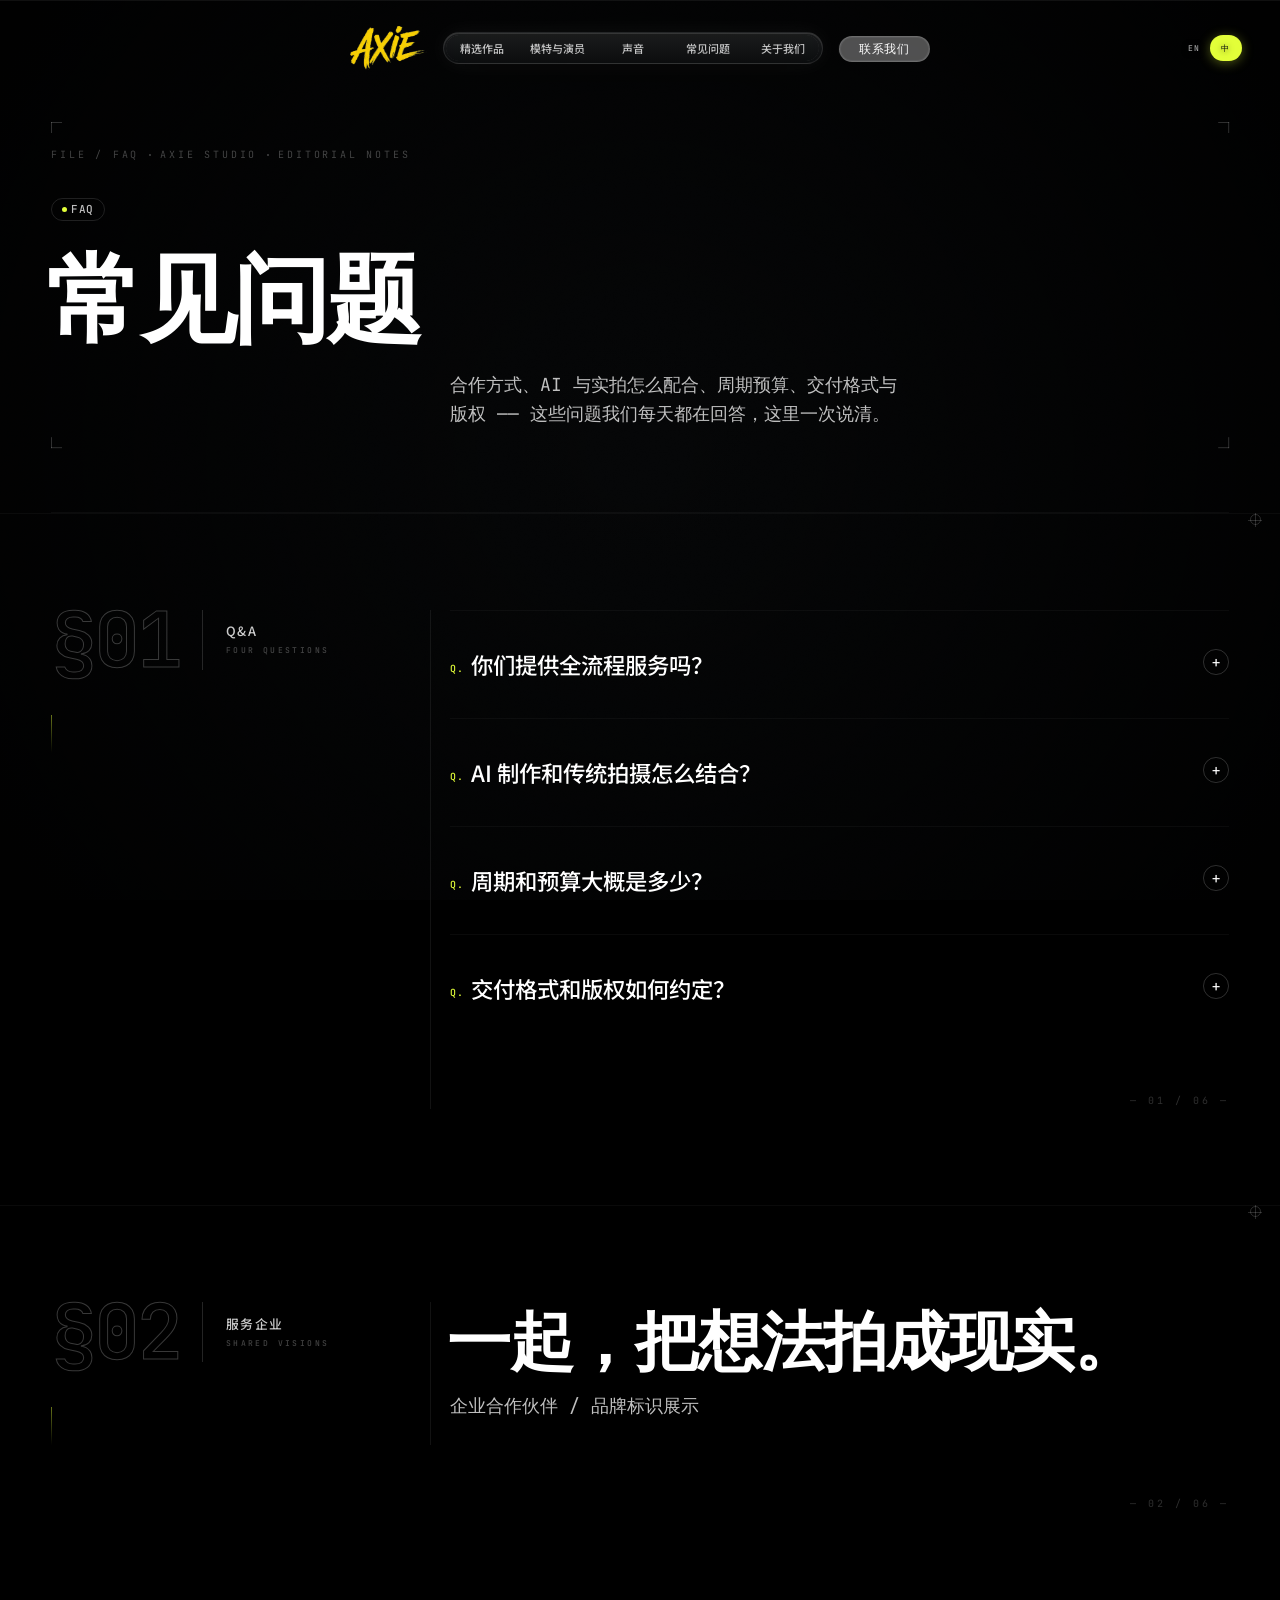
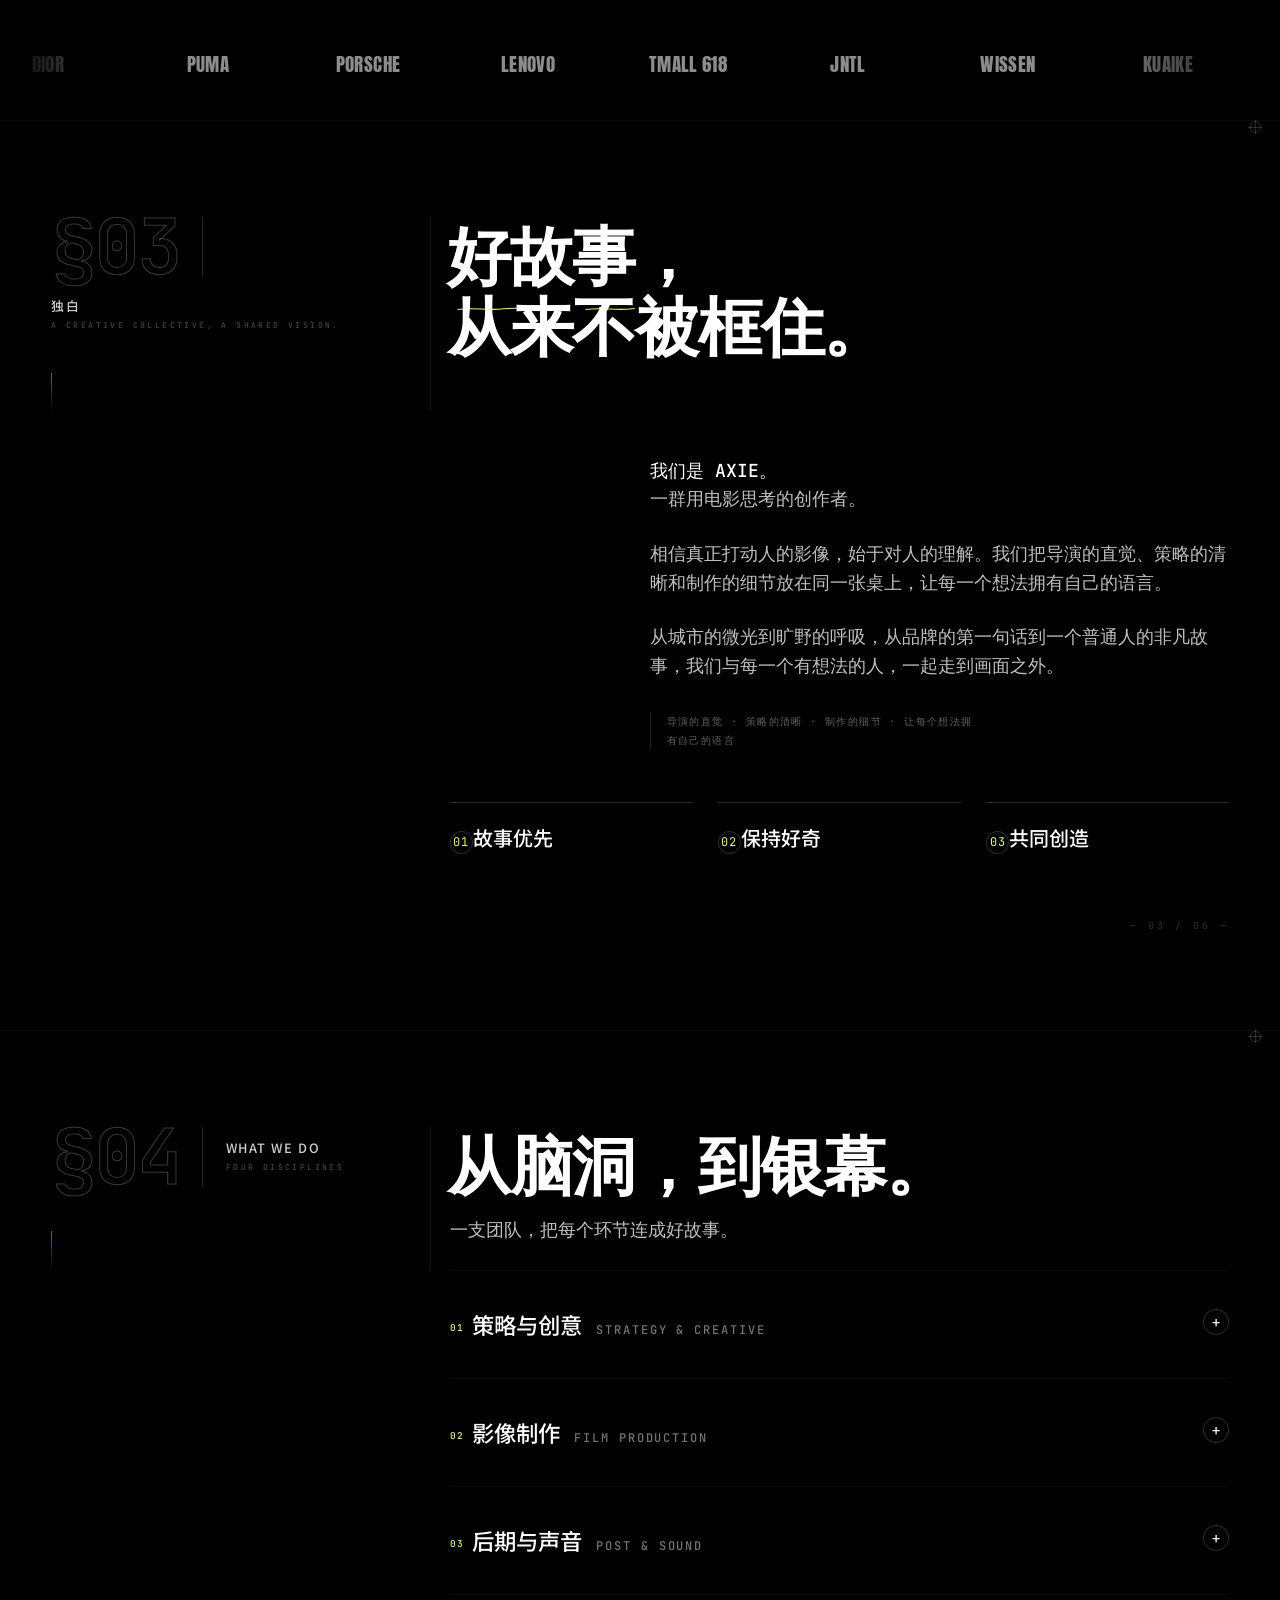
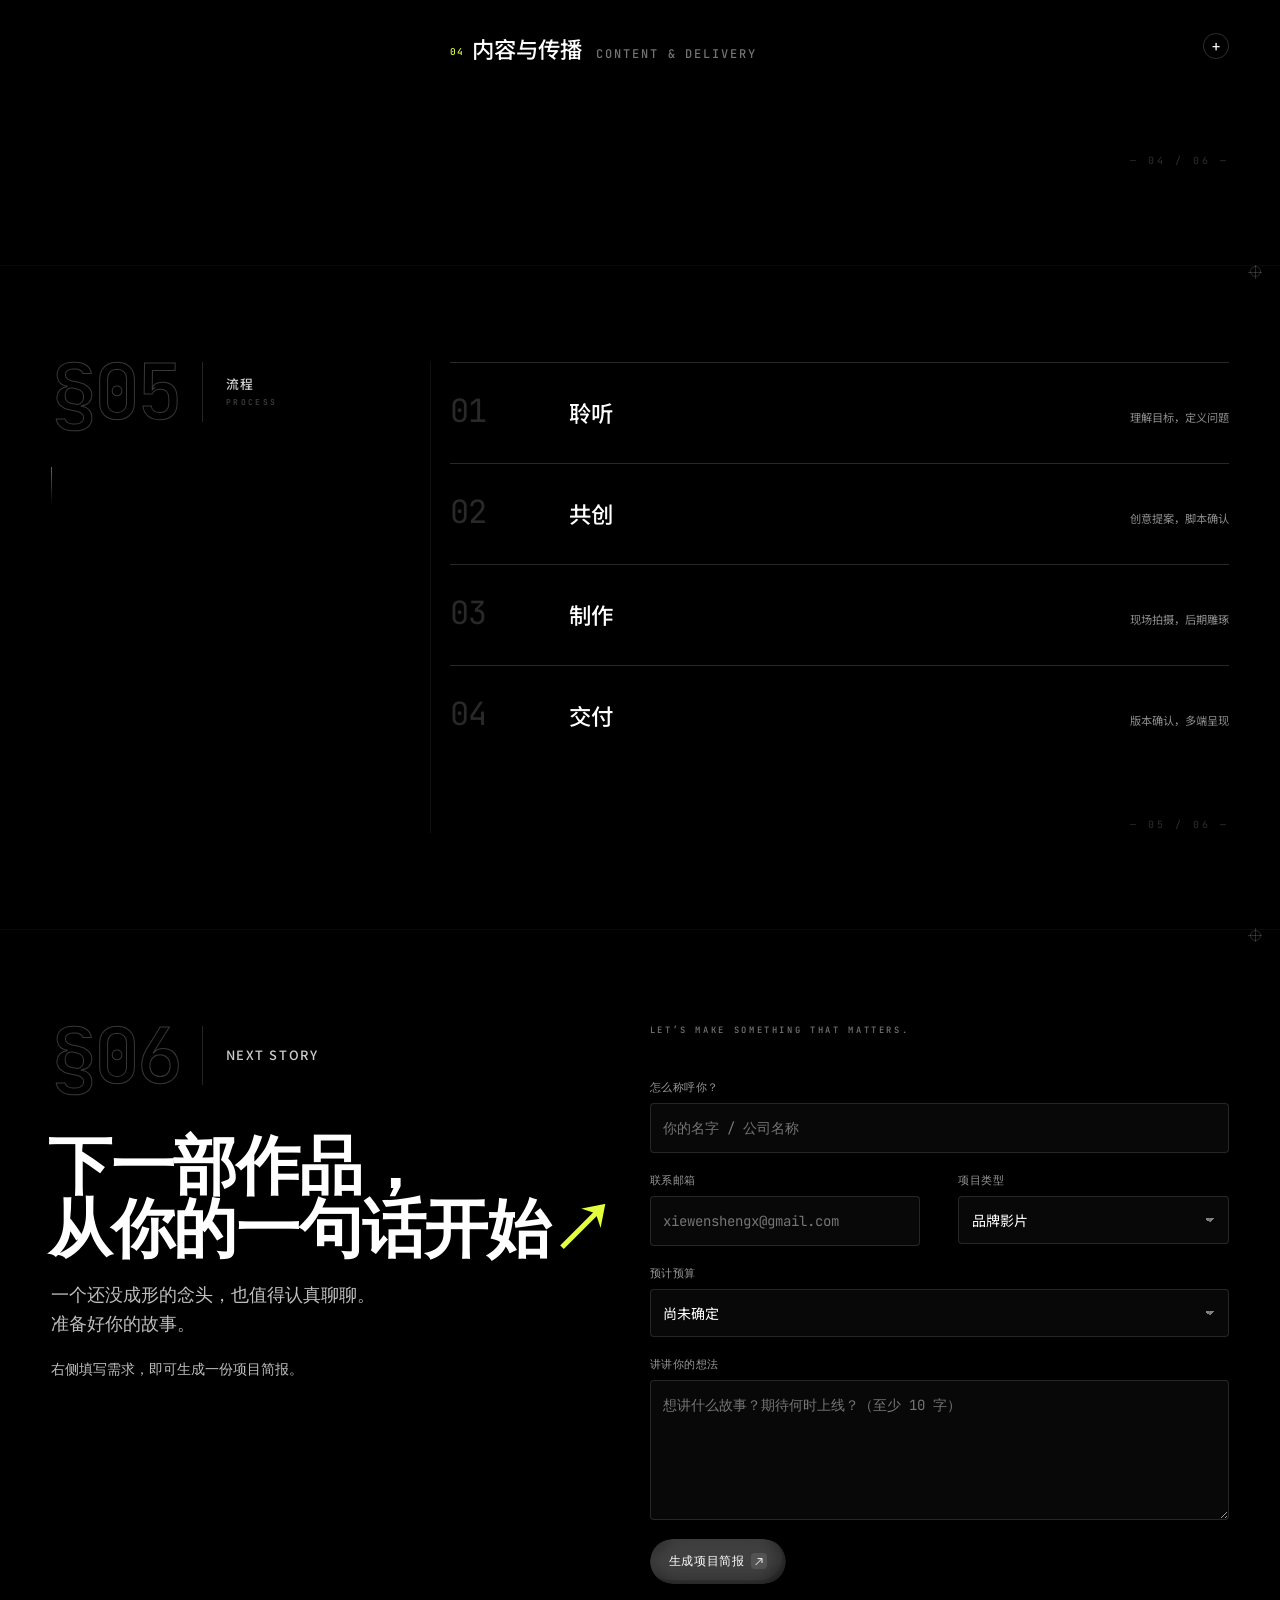
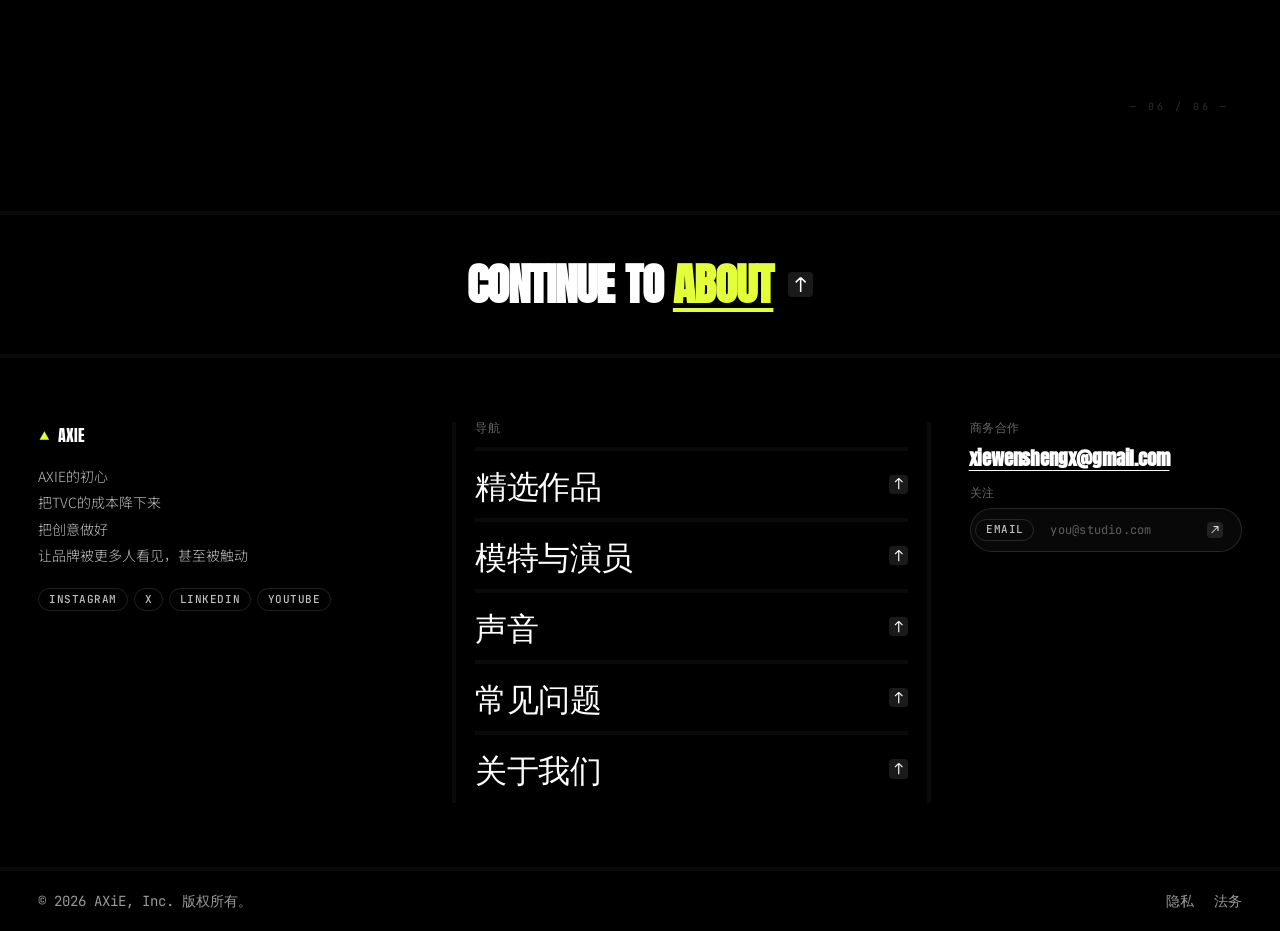
<file: liquid-engine.html>
<!DOCTYPE html>
<html lang="zh-CN" class="lenis" data-page-node-id="J8sT0ShDH5WV4Bns7aE7NF" data-lang="zh" data-dm-ref="1"><head data-page-node-id="mB0je7YrZ9ERFkMDkMQb68">
<meta charset="utf-8" data-page-node-id="ETgc54pQHrbt5JtKIqIbfu">
<meta name="viewport" content="width=device-width, initial-scale=1" data-page-node-id="I3WuVsxSOQ2sCMJ1pdUxPY">
<title>常见问题 — AXiE</title>
<meta name="description" content="Our in-house pipeline for shipping film-grade work at platform scale." data-page-node-id="vl51VtUd9mbMwwaFNQEhu3">
<link rel="icon" type="image/png" href="assets/logo-axie.png" data-page-node-id="kw7SEKbVhlcwfy9NAjlnfR">
<link rel="preconnect" href="https://fonts.googleapis.com" data-page-node-id="FtRqFDprONBrEEaiM18O2K">
<link rel="preconnect" href="https://fonts.gstatic.com" crossorigin="" data-page-node-id="XKh6P4jGR2PJ1ux9BYjkHD">
<link href="https://fonts.googleapis.com/css2?family=Anton&amp;family=JetBrains+Mono:wght@400;500;700&amp;family=Noto+Sans+SC:wght@200;300;400;500;700;900&amp;display=swap" rel="stylesheet" data-page-node-id="tUUnSyFZl6HlBGzCWW7qZj">
<link rel="stylesheet" href="assets/css/base.css" data-page-node-id="32EL735MaNLumKmJKpBU4o">
<link rel="stylesheet" href="assets/css/components.css" data-page-node-id="t8prm75J5JA36VpulQubRH">
<link rel="stylesheet" href="assets/css/shell.css" data-page-node-id="EcCiOjSDQZD7FF3zssHxB3">
<style id="__dm_no_drag_style__">* { -webkit-user-drag: none !important; }</style><style id="__dm_bindable_badge_style__">[data-sp-bindable="database"]{outline:1px dashed #0088ff;outline-offset:2px;border-radius:4px;}[data-sp-bindable="database"] *{pointer-events:none !important;transition:none !important;animation:none !important;}[data-sp-bindable="database"]{transition:none !important;animation:none !important;}</style></head>
<body data-page="liquid-engine" data-page-node-id="Acf1VUWdS1GSqSz4Drpbsn" style=""><div class="lang-dock js-lang-dock"><button class="lang-switch js-lang-toggle is-zh" type="button" data-i18n-attr="aria-label" data-i18n="lang.switch" aria-label="Switch to English" role="switch" aria-checked="true"><span class="lang-switch-track"><span class="lang-switch-thumb js-lang-thumb"></span><span class="lang-switch-opt js-lang-opt-en" data-lang-opt="en">EN</span><span class="lang-switch-opt js-lang-opt-zh" data-lang-opt="zh">中</span></span></button></div><a class="skip-link" href="#main" data-i18n="a11y.skip">跳到正文</a><svg aria-hidden="true" focusable="false" width="0" height="0" style="position:absolute"><defs><filter id="glass-distortion" x="-20%" y="-20%" width="140%" height="140%" color-interpolation-filters="sRGB"><feTurbulence type="fractalNoise" baseFrequency="0.012 0.018" numOctaves="2" seed="9" result="noise"></feTurbulence><feComponentTransfer in="noise" result="gamma"><feFuncR type="gamma" amplitude="1" exponent="2.4" offset="0"></feFuncR><feFuncG type="gamma" amplitude="1" exponent="2.4" offset="0"></feFuncG></feComponentTransfer><feGaussianBlur in="gamma" stdDeviation="1.6" result="blur"></feGaussianBlur><feSpecularLighting in="blur" surfaceScale="4" specularConstant="0.9" specularExponent="22" lighting-color="#ffffff" result="spec"><fePointLight x="120" y="80" z="180"></fePointLight></feSpecularLighting><feComposite in="spec" in2="SourceAlpha" operator="in" result="specOut"></feComposite><feDisplacementMap in="SourceGraphic" in2="specOut" scale="8" xChannelSelector="R" yChannelSelector="G" result="disp"></feDisplacementMap><feColorMatrix in="disp" type="matrix" values="1 0 0 0 0  0 1 0 0 0  0 0 1 0 0  0 0 0 1.05 0" result="cm1"></feColorMatrix><feColorMatrix in="cm1" type="saturate" values="1.15" result="cm2"></feColorMatrix><feBlend in="cm2" in2="SourceGraphic" mode="screen" result="blend1"></feBlend><feBlend in="blend1" in2="cm2" mode="multiply"></feBlend></filter><symbol id="triangle" viewBox="0 0 24 24"><path d="M12 4 L21 20 L3 20 Z"></path></symbol><symbol id="arrow" viewBox="0 0 24 24"><path d="M4 20 L20 4 M20 4 H9 M20 4 V15" stroke="currentColor" stroke-width="2.4" fill="none"></path></symbol><symbol id="pause" viewBox="0 0 24 24"><path d="M7 4h4v16H7zM13 4h4v16h-4z"></path></symbol><symbol id="menu" viewBox="0 0 24 24"><path d="M3 6h18v2H3zM3 11h18v2H3zM3 16h18v2H3z"></path></symbol><symbol id="close" viewBox="0 0 24 24"><path d="M5 5l14 14M19 5L5 19" stroke="currentColor" stroke-width="2.4" fill="none"></path></symbol><symbol id="sound-on" viewBox="0 0 24 24"><path d="M4 9h3.5L12 5v14L7.5 15H4z"></path><path d="M15.5 8.5a5 5 0 0 1 0 7M18 6a8.5 8.5 0 0 1 0 12" stroke="currentColor" stroke-width="2" fill="none" stroke-linecap="round"></path></symbol><symbol id="sound-off" viewBox="0 0 24 24"><path d="M4 9h3.5L12 5v14L7.5 15H4z"></path><path d="M16 9.5l5 5M21 9.5l-5 5" stroke="currentColor" stroke-width="2" fill="none" stroke-linecap="round"></path></symbol><symbol id="globe" viewBox="0 0 24 24"><circle cx="12" cy="12" r="9" fill="none" stroke="currentColor" stroke-width="1.8"></circle><path d="M3 12h18M12 3c2.6 2.6 4 5.7 4 9s-1.4 6.4-4 9c-2.6-2.6-4-5.7-4-9s1.4-6.4 4-9z" fill="none" stroke="currentColor" stroke-width="1.5"></path></symbol><symbol id="play" viewBox="0 0 24 24"><path d="M7 4.5 L19 12 L7 19.5 Z"></path></symbol></defs></svg>

<!-- 全屏背景场景（替代 WebGL 插件层） -->
<div class="fixed inset-0" style="z-index:-1" aria-hidden="true" data-page-node-id="0Fk4T55hv1aPN9rwZkmoLi">
  <div class="scene" data-scene="5" data-scene-seed="31" data-page-node-id="AzBaCxfdLhATaujZFC2CKZ" data-scene-mounted=""><canvas width="320" height="358"></canvas><div class="scene-grain" data-page-node-id="t8nlGNH5xh58JjfVadHB4L"></div></div>
  <div class="bg-vignette" data-page-node-id="0dCDU3a4psfHwGL2zQTDf7"></div>
</div>

<header class="site-header js-site-header is-ready"><div class="gutter"><div class="header-inner" style="display:flex;align-items:center;justify-content:space-between;gap:1.6rem"><a href="index.html" class="logotype js-header-logotype" aria-label="AXiE — home" style="translate: none; rotate: none; scale: none; transform: translate(143.806px, 0px) rotate(0.01deg);"><img class="logo-img" src="assets/logo-axie.png" alt="AXiE"></a><div class="js-header-nav-slot" style="display:flex;justify-content:center"><nav class="header-nav glass-surface-wrapper js-header-nav" aria-label="主导航" style="translate: none; rotate: none; scale: none; transform: rotate(0.01deg); --nav-item-w: 98px;"><span class="glass-surface-effect"></span><span class="glass-surface-content" style="display:inline-flex;align-items:center;gap:0.4rem"><a class="nav-item js-nav-item" href="brand.html" data-i18n="nav.brand">精选作品</a><a class="nav-item js-nav-item" href="stills.html" data-i18n="nav.stills">模特与演员</a><a class="nav-item js-nav-item" href="narrative.html" data-i18n="nav.narrative">声音</a><a class="nav-item js-nav-item" href="liquid-engine.html" data-i18n="nav.faq">常见问题</a><a class="nav-item js-nav-item" href="about.html" data-i18n="nav.about">关于我们</a></span><span class="nav-indicator js-nav-indicator"><svg class="" aria-hidden="true"><use href="#triangle"></use></svg></span><span class="nav-hover-box js-nav-hover-box"></span></nav></div><div class="js-header-cta" style="display: flex; align-items: center; gap: 0.8rem; translate: none; rotate: none; scale: none; transform: translate(-143.807px, 0px) rotate(0.01deg);"><a href="contact.html" class="btn-link" style="display:inline-block;border-radius:9999px"><span class="glass-surface-wrapper rounded-full" style="border-radius:9999px"><span class="glass-surface-effect"></span><span class="glass-surface-content btn btn-default glass sheen"><span class="label" data-i18n="btn.getInTouch">联系我们</span></span></span></a><button class="btn btn-default btn-glass js-drawer-open" aria-label="打开菜单" type="button" style="display:none"><span class="glass-surface-wrapper" style="border-radius:9999px"><span class="glass-surface-effect"></span><span class="glass-surface-content btn btn-default btn-glass"><span class="label">菜单</span><span class="icon-box"><svg class="" aria-hidden="true"><use href="#menu"></use></svg></span></span></span></button></div></div></div></header>
<div class="drawer js-drawer" role="dialog" aria-modal="true" aria-label="菜单"><div class="drawer-panel"><button class="btn btn-default btn-glass js-drawer-close drawer-close" type="button"><span class="glass-surface-wrapper" style="border-radius:9999px"><span class="glass-surface-effect"></span><span class="glass-surface-content btn btn-default btn-glass"><span class="label">关闭</span><span class="icon-box"><svg class="" aria-hidden="true"><use href="#close"></use></svg></span></span></span></button><div style="margin-top:3.2rem"><a class="drawer-link hover-accent" href="brand.html" data-i18n="nav.brand">精选作品</a><a class="drawer-link hover-accent" href="stills.html" data-i18n="nav.stills">模特与演员</a><a class="drawer-link hover-accent" href="narrative.html" data-i18n="nav.narrative">声音</a><a class="drawer-link hover-accent" href="liquid-engine.html" data-i18n="nav.faq">常见问题</a><a class="drawer-link hover-accent" href="about.html" data-i18n="nav.about">关于我们</a></div><div style="margin-top:auto;padding-top:3.2rem;display:flex;align-items:center;gap:1.6rem;flex-wrap:wrap"><a href="contact.html" class="btn-link" style="display:inline-block;border-radius:9999px"><span class="glass-surface-wrapper rounded-full" style="border-radius:9999px"><span class="glass-surface-effect"></span><span class="glass-surface-content btn btn-default glass sheen"><span class="label" data-i18n="btn.getInTouch">联系我们</span></span></span></a></div></div></div>
<div class="transition-overlay js-transition-overlay" style="clip-path: polygon(0% 0%, 100% 0%, 100% 0%, 0% 0%); opacity: 1; visibility: hidden;"></div>

<main id="main">

  <!-- 页头
       第二十七轮：上面加一行档案式元信息（.ed-meta）。
       第二十九轮：文字块包进 .ed-frame，四角挂印刷裁切标记（crop mark）。
       第三十轮：拆进 .ed-grid —— 元信息通栏、标题占 1–9 列、
       说明段**退到第 5 列**起排。 -->
  <header class="gutter pt-header ed-head">
    <div class="ed-frame">
            <span class="ed-crop is-tl" aria-hidden="true"></span>
            <span class="ed-crop is-tr" aria-hidden="true"></span>
            <span class="ed-crop is-bl" aria-hidden="true"></span>
            <span class="ed-crop is-br" aria-hidden="true"></span>
      <div class="ed-grid">
        <div class="page-col" style="grid-column: 1 / 13">
          <p class="ed-meta">
            <span>FILE / FAQ</span><span class="ed-meta-dot"></span>
            <span>AXIE STUDIO</span><span class="ed-meta-dot"></span>
            <span>EDITORIAL NOTES</span>
          </p>
        </div>
        <div class="page-col" style="grid-column: 1 / 10">
          <span class="badge"><span class="badge-dot"></span>FAQ</span>
          <h1 class="type-heading-xl max-w-24ch text-balance" style="margin-top:2.4rem">常见问题</h1>
        </div>
        <div class="page-col" style="grid-column: 5 / 13">
          <p class="type-base max-w-72ch text-fg-75" style="margin-top:3.2rem">
            合作方式、AI 与实拍怎么配合、周期预算、交付格式与版权 ——
            这些问题我们每天都在回答，这里一次说清。
          </p>
        </div>
      </div>
    </div>
    <div class="border-t-4" style="margin-top:8rem;border-top-width:1px"></div>
  </header>

  <!-- ================= 01 Q&A =================
       这一节不写「常见问题」小字引题 —— 它和正上方页头的大字是同一句话，
       两处都写会连着出现两遍（第二十四轮就为这个删过一次）。
       索引条改用 Q&A / FOUR QUESTIONS，只做定位，不重复标题。
       第三十轮：手风琴从第 5 列起排（问句最长，要起得早）。 -->
  <section class="gutter border-t-4 py-64 ed-sec" id="s01">
    <span class="ed-reg" aria-hidden="true"></span>
    <div class="ed-grid">
      <div class="page-col" data-ed="head" style="grid-column: 1 / 5">
        <span class="page-kicker"><i class="pk-no">§01</i><i class="pk-rule"></i><i class="pk-text"><i class="pk-name">Q&amp;A</i><i class="page-kicker-en">FOUR QUESTIONS</i></i></span>
      </div>
      <div class="page-col" style="grid-column: 5 / 13">
      <div class="js-accordion ">
        <div class="accordion-item">
          <button class="accordion-trigger" type="button" aria-expanded="false">
            <span>你们提供全流程服务吗？</span><span class="accordion-sign">+</span>
          </button>
          <div class="accordion-panel">
            <p class="type-base text-fg-75 faq-answer">是的。从策略与创意、脚本分镜，到拍摄制作、剪辑调色、声音设计与多端交付，AXIE 可以承接完整流程，也可以按环节单独合作——聆听、共创、制作、交付，四个环节一支团队跑通。</p>
          </div>
        </div>
        <div class="accordion-item">
          <button class="accordion-trigger" type="button" aria-expanded="false">
            <span>AI 制作和传统拍摄怎么结合？</span><span class="accordion-sign">+</span>
          </button>
          <div class="accordion-panel">
            <p class="type-base text-fg-75 faq-answer">按故事需要灵活组合：数字演员与虚拟场景由 AI 工业化管线完成，需要实拍的镜头交给真实团队执行，两种方式在同一支片子里保持统一的质感。故事优先——技术只是把故事讲好的方式之一。</p>
          </div>
        </div>
        <div class="accordion-item">
          <button class="accordion-trigger" type="button" aria-expanded="false">
            <span>周期和预算大概是多少？</span><span class="accordion-sign">+</span>
          </button>
          <div class="accordion-panel">
            <p class="type-base text-fg-75 faq-answer">TVC 项目通常 2–6 周交付：聆听与共创定方向，制作与后期出成片，最后版本确认、多端呈现。得益于 AI 工业化生产，同等品质下成本显著低于传统制作；具体以脚本复杂度评估，欢迎先聊想法再谈预算。</p>
          </div>
        </div>
        <div class="accordion-item">
          <button class="accordion-trigger" type="button" aria-expanded="false">
            <span>交付格式和版权如何约定？</span><span class="accordion-sign">+</span>
          </button>
          <div class="accordion-panel">
            <p class="type-base text-fg-75 faq-answer">默认交付横竖屏多版本成片与工程文件，适配电视、社交媒体与户外屏幕；成片版权与素材授权范围在合同中逐项明确——和把故事拍好一样，我们把约定放在开拍之前。</p>
          </div>
        </div>
      </div>
          <p class="ed-folio" aria-hidden="true">— 01 / 06 —</p>
      </div>
    </div>
  </section>

  <!-- ================= 02 服务企业 =================
       SHARED VISIONS：企业合作伙伴 logo 向左循环滚动。
       跑马灯结构复用 stills.html（.js-marquee-view / .js-marquee / .js-marquee-rail），
       由 works.js 量宽后写 --marquee-content-width，所以本页要把 works.js 挂上。
       跑马灯自己是一个独立 section（不是 .ed-sec），所以不进右侧章节索引轨。 -->
  <section class="gutter border-t-4 py-64 ed-sec" id="s02">
    <span class="ed-reg" aria-hidden="true"></span>
    <div class="ed-grid">
      <div class="page-col" data-ed="head" style="grid-column: 1 / 5">
        <span class="page-kicker"><i class="pk-no">§02</i><i class="pk-rule"></i><i class="pk-text"><i class="pk-name">服务企业</i><i class="page-kicker-en">SHARED VISIONS</i></i></span>
      </div>
      <div class="page-col" style="grid-column: 5 / 13">
        <h2 class="type-heading-lg max-w-24ch text-balance" style="text-transform:none">一起，把想法拍成现实。</h2>
        <p class="type-base text-fg-75" style="margin-top:2.4rem">企业合作伙伴 / 品牌标识展示</p>
      </div>
      <div class="page-col" style="grid-column: 1 / 13">
          <p class="ed-folio" aria-hidden="true">— 02 / 06 —</p>
      </div>
    </div>
  </section>

  <section class="js-marquee-view logotype-horizontal-opacity-filter" style="padding-block:4rem" aria-label="企业合作伙伴">
    <div class="marquee-viewport">
      <div class="marquee js-marquee">
        <div class="logotype-rail js-marquee-rail"><span class="logotype-item">DIOR</span><span class="logotype-item">PUMA</span><span class="logotype-item">Porsche</span><span class="logotype-item">Lenovo</span><span class="logotype-item">Tmall 618</span><span class="logotype-item">JNTL</span><span class="logotype-item">Wissen</span><span class="logotype-item">Kuaike</span><span class="logotype-item">Guilin</span><span class="logotype-item">WoT Blitz</span><span class="logotype-item">An Da Jia</span><span class="logotype-item">AIGC Lab</span></div>
      </div>
    </div>
  </section>

  <!-- ================= 03 独白 =================
       第三十轮：大标题占 5–12 列，**正文与批注退到第 7 列** ——
       这是全页起得最晚的一块，独白就该站在最后面。 -->
  <section class="gutter border-t-4 py-64 ed-sec" id="s03">
    <span class="ed-reg" aria-hidden="true"></span>
    <div class="ed-grid">
      <div class="page-col" data-ed="head" style="grid-column: 1 / 5">
        <span class="page-kicker"><i class="pk-no">§03</i><i class="pk-rule"></i><i class="pk-text"><i class="pk-name">独白</i><i class="page-kicker-en">A CREATIVE COLLECTIVE, A SHARED VISION.</i></i></span>
      </div>
      <div class="page-col" style="grid-column: 5 / 13">
        <h2 class="type-heading-lg max-w-24ch text-balance" style="text-transform:none"><span class="ed-ul">好故事</span>，<br>从来不被框住。</h2>
      </div>
      <div class="page-col" style="grid-column: 7 / 13">
          <p class="type-base text-fg-75 max-w-70ch" style="margin-top:5.6rem">
            <span style="font-weight:500;color:#fff">我们是 AXIE。</span><br>一群用电影思考的创作者。
          </p>
          <p class="type-base text-fg-75 max-w-70ch" style="margin-top:3.2rem">
            相信真正打动人的影像，始于对人的理解。我们把导演的直觉、策略的清晰和制作的细节放在同一张桌上，让每一个想法拥有自己的语言。
          </p>
          <p class="type-base text-fg-75 max-w-70ch" style="margin-top:3.2rem">
            从城市的微光到旷野的呼吸，从品牌的第一句话到一个普通人的非凡故事，我们与每一个有想法的人，一起走到画面之外。
          </p>
          <p class="ed-note">导演的直觉 · 策略的清晰 · 制作的细节 · 让每个想法拥有自己的语言</p>
      </div>
      <div class="page-col" style="grid-column: 5 / 13">
        <div class="creed-list" style="margin-top:6.4rem">
          <div class="creed-item"><span class="creed-num">01</span><span class="creed-title">故事优先</span></div>
          <div class="creed-item"><span class="creed-num">02</span><span class="creed-title">保持好奇</span></div>
          <div class="creed-item"><span class="creed-num">03</span><span class="creed-title">共同创造</span></div>
        </div>
      </div>
      <div class="page-col" style="grid-column: 1 / 13">
          <p class="ed-folio" aria-hidden="true">— 03 / 06 —</p>
      </div>
    </div>
  </section>

  <!-- ================= 04 WHAT WE DO ================= -->
  <section class="gutter border-t-4 py-64 ed-sec" id="s04">
    <span class="ed-reg" aria-hidden="true"></span>
    <div class="ed-grid">
      <div class="page-col" data-ed="head" style="grid-column: 1 / 5">
        <span class="page-kicker"><i class="pk-no">§04</i><i class="pk-rule"></i><i class="pk-text"><i class="pk-name">WHAT WE DO</i><i class="page-kicker-en">FOUR DISCIPLINES</i></i></span>
      </div>
      <div class="page-col" style="grid-column: 5 / 12">
        <h2 class="type-heading-lg max-w-24ch text-balance" style="text-transform:none">从脑洞，到银幕。</h2>
        <p class="type-base text-fg-75" style="margin-top:2.4rem">一支团队，把每个环节连成好故事。</p>
      </div>
      <div class="page-col" style="grid-column: 5 / 13">
      <div class="js-accordion js-capabilities">
        <div class="accordion-item">
          <button class="accordion-trigger" type="button" aria-expanded="false">
            <span>策略与创意 <span class="capability-en" style="display:inline;margin-top:0">STRATEGY &amp; CREATIVE</span></span><span class="accordion-sign">+</span>
          </button>
          <div class="accordion-panel">
            <p class="type-base text-fg-75 faq-answer">先找到值得讲述的故事，再决定如何被看见。围绕品牌目标与观众洞察，让创意有清晰的出发点。<div class="capability-tags"><span>品牌洞察</span><span>创意概念</span><span>脚本开发</span><span>视觉提案</span><span>分镜设计</span></div></p>
          </div>
        </div>
        <div class="accordion-item">
          <button class="accordion-trigger" type="button" aria-expanded="false">
            <span>影像制作 <span class="capability-en" style="display:inline;margin-top:0">FILM PRODUCTION</span></span><span class="accordion-sign">+</span>
          </button>
          <div class="accordion-panel">
            <p class="type-base text-fg-75 faq-answer">从勘景、选角到现场调度，让每一处光线和每一个表演都为故事服务。<div class="capability-tags"><span>导演与摄影</span><span>制片统筹</span><span>美术置景</span><span>航拍</span><span>现场录音</span></div></p>
          </div>
        </div>
        <div class="accordion-item">
          <button class="accordion-trigger" type="button" aria-expanded="false">
            <span>后期与声音 <span class="capability-en" style="display:inline;margin-top:0">POST &amp; SOUND</span></span><span class="accordion-sign">+</span>
          </button>
          <div class="accordion-panel">
            <p class="type-base text-fg-75 faq-answer">在剪辑里找到节奏，在色彩里建立情绪，在声音里延伸画面之外的世界。<div class="capability-tags"><span>剪辑</span><span>电影调色</span><span>视觉特效</span><span>动态设计</span><span>声音设计与混音</span></div></p>
          </div>
        </div>
        <div class="accordion-item">
          <button class="accordion-trigger" type="button" aria-expanded="false">
            <span>内容与传播 <span class="capability-en" style="display:inline;margin-top:0">CONTENT &amp; DELIVERY</span></span><span class="accordion-sign">+</span>
          </button>
          <div class="accordion-panel">
            <p class="type-base text-fg-75 faq-answer">为不同屏幕保留同一种感染力，让完整叙事与短内容形成有机的表达。<div class="capability-tags"><span>品牌内容系列</span><span>社交短视频</span><span>竖屏适配</span><span>多语言字幕</span><span>交付管理</span></div></p>
          </div>
        </div>
      </div>
      </div>
      <div class="page-col" style="grid-column: 1 / 13">
          <p class="ed-folio" aria-hidden="true">— 04 / 06 —</p>
      </div>
    </div>
  </section>

  <!-- ================= 05 流程四步 =================
       第二十九轮：CSS 里从横向 4 列改成纵向索引表（编号 ┊ 标题 ┊ 副标题右对齐）。 -->
  <section class="gutter border-t-4 py-64 ed-sec" id="s05">
    <span class="ed-reg" aria-hidden="true"></span>
    <div class="ed-grid">
      <div class="page-col" data-ed="head" style="grid-column: 1 / 5">
        <span class="page-kicker"><i class="pk-no">§05</i><i class="pk-rule"></i><i class="pk-text"><i class="pk-name">流程</i><i class="page-kicker-en">PROCESS</i></i></span>
      </div>
      <div class="page-col" style="grid-column: 5 / 13">
        <div class="process-flow" style="margin-top:0">
          <div class="process-step"><span class="process-num">01</span><div class="process-title">聆听</div><div class="process-sub">理解目标，定义问题</div></div>
          <div class="process-step"><span class="process-num">02</span><div class="process-title">共创</div><div class="process-sub">创意提案，脚本确认</div></div>
          <div class="process-step"><span class="process-num">03</span><div class="process-title">制作</div><div class="process-sub">现场拍摄，后期雕琢</div></div>
          <div class="process-step"><span class="process-num">04</span><div class="process-title">交付</div><div class="process-sub">版本确认，多端呈现</div></div>
        </div>
          <p class="ed-folio" aria-hidden="true">— 05 / 06 —</p>
      </div>
    </div>
  </section>

  <!-- ================= 06 NEXT STORY：征集 + 生成项目简报 =================
       第三十轮：这一节是**两栏对峙** —— 文案占 1–6 列、表单占 7–12 列。
       它是全页唯一「从最左边起笔」的内容块，正好给整页的斜向节奏收尾。 -->
  <section class="gutter border-t-4 py-64 ed-sec" id="s06">
    <span class="ed-reg" aria-hidden="true"></span>
    <div class="ed-grid next-story-grid">
      <div class="page-col" style="grid-column: 1 / 7">
        <span class="page-kicker"><i class="pk-no">§06</i><i class="pk-rule"></i><i class="pk-text"><i class="pk-name">NEXT STORY</i></i></span>
        <h2 class="type-heading-lg text-balance next-story-title" style="text-transform:none">
          下一部作品，<br>从你的一句话开始<span class="next-story-arrows">↗</span>
        </h2>
        <p class="type-base text-fg-75 max-w-70ch" style="margin-top:3.2rem">
          一个还没成形的念头，也值得认真聊聊。<br>准备好你的故事。
        </p>
        <p class="type-sm text-fg-75" style="margin-top:2.4rem">右侧填写需求，即可生成一份项目简报。</p>
      </div>
      <div class="page-col" style="grid-column: 7 / 13">
        <span class="page-kicker">LET’S MAKE SOMETHING THAT MATTERS.</span>
        <form class="grid grid-cols-12 gap-x-gutter brief-form js-brief-form" onsubmit="return false">
          <div class="col-span-full field">
            <label for="b-name">怎么称呼你？</label>
            <input id="b-name" name="name" type="text" placeholder="你的名字 / 公司名称">
          </div>
          <div class="col-span-full md:col-span-6 field">
            <label for="b-email">联系邮箱</label>
            <input id="b-email" name="email" type="email" placeholder="xiewenshengx@gmail.com">
          </div>
          <div class="col-span-full md:col-span-6 field">
            <label for="b-type">项目类型</label>
            <select id="b-type" name="type">
              <option>品牌影片</option>
              <option>营销战役</option>
              <option>社交短视频</option>
              <option>AIGC 影片</option>
              <option>其他</option>
            </select>
          </div>
          <div class="col-span-full field">
            <label for="b-budget">预计预算</label>
            <select id="b-budget" name="budget">
              <option>尚未确定</option>
              <option>10 万以内</option>
              <option>10–30 万</option>
              <option>30–80 万</option>
              <option>80 万以上</option>
            </select>
          </div>
          <div class="col-span-full field">
            <label for="b-idea">讲讲你的想法</label>
            <textarea id="b-idea" name="idea" rows="5" placeholder="想讲什么故事？期待何时上线？（至少 10 字）"></textarea>
          </div>
          <div class="col-span-full">
            <a href="#" class="btn-link js-brief-make" style="display:inline-block;border-radius:9999px"><span class="glass-surface-wrapper rounded-full" style="border-radius:9999px"><span class="glass-surface-effect"></span><span class="glass-surface-content btn btn-default glass sheen"><span class="label">生成项目简报</span><span class="icon-box"><svg class="" aria-hidden="true"><use href="#arrow"></use></svg></span></span></span></a>
            <div class="brief-out js-brief-out" role="status" aria-live="polite"></div>
          </div>
        </form>
      </div>
      <div class="page-col" style="grid-column: 1 / 13">
          <p class="ed-folio" aria-hidden="true">— 06 / 06 —</p>
      </div>
    </div>
  </section>

  <a class="js-cross-cta" href="about.html">
    <div class="cross-cta border-t-4">
      <h2 class="cross-cta-title js-cross-title">Continue to <span class="cross-cta-accent">About</span></h2>
      <span class="footer-arrow" style="width:3.2rem;height:3.2rem"><svg aria-hidden="true"><use href="#arrow"></use></svg></span>
    </div>
  </a>

</main>

<footer class="site-footer border-t-4 mt-0"><div class="gutter py-80"><div class="grid grid-cols-12 gap-x-gutter" style="row-gap:4.8rem"><div class="col-span-full md:col-span-4"><a href="index.html" class="logotype" style="margin-bottom:2.4rem"><span class="logo-glyph"><svg class="" aria-hidden="true"><use href="#triangle"></use></svg></span><span class="logo-type">AXiE</span></a><p class="type-sm text-fg-75 max-w-70ch" style="margin-bottom:2.4rem" data-i18n="footer.tagline">AXIE的初心
把TVC的成本降下来
把创意做好
让品牌被更多人看见，甚至被触动</p><div class="social-badges"><a class="badge hover-accent" href="#">Instagram</a><a class="badge hover-accent" href="#">X</a><a class="badge hover-accent" href="#">LinkedIn</a><a class="badge hover-accent" href="#">YouTube</a></div></div><div class="col-span-full md:col-span-5 md:col-start-6 border-x-4" style="padding-inline:2.4rem"><div class="type-label text-fg-40" style="margin-bottom:1.6rem" data-i18n="footer.navigate">导航</div><a class="footer-nav-link" href="brand.html"><span data-i18n="nav.brand">精选作品</span><span class="footer-arrow"><svg class="" aria-hidden="true"><use href="#arrow"></use></svg></span></a><a class="footer-nav-link" href="stills.html"><span data-i18n="nav.stills">模特与演员</span><span class="footer-arrow"><svg aria-hidden="true"><use href="#arrow"></use></svg></span></a><a class="footer-nav-link" href="narrative.html"><span data-i18n="nav.narrative">声音</span><span class="footer-arrow"><svg aria-hidden="true"><use href="#arrow"></use></svg></span></a><a class="footer-nav-link" href="liquid-engine.html"><span data-i18n="nav.faq">常见问题</span><span class="footer-arrow"><svg aria-hidden="true"><use href="#arrow"></use></svg></span></a><a class="footer-nav-link" href="about.html"><span data-i18n="nav.about">关于我们</span><span class="footer-arrow"><svg aria-hidden="true"><use href="#arrow"></use></svg></span></a></div><div class="col-span-full md:col-span-3 md:col-start-11"><div class="type-label text-fg-40" style="margin-bottom:1.6rem" data-i18n="home.newBusiness">商务合作</div><a class="type-heading-xs hover-accent underline" href="mailto:xiewenshengx@gmail.com" style="display:block;margin-bottom:2.4rem">xiewenshengx@gmail.com</a><div class="type-label text-fg-40" style="margin-bottom:1.2rem" data-i18n="footer.follow">关注</div><form class="input-group" onsubmit="return false"><span class="badge">Email</span><input type="email" placeholder="you@studio.com" aria-label="Email address"><button class="btn btn-sm btn-glass" type="submit" aria-label="Subscribe"><span class="icon-box"><svg class="" aria-hidden="true"><use href="#arrow"></use></svg></span></button></form></div></div></div><div class="gutter border-t-4"><div class="flex flex-wrap items-center justify-between" style="gap:1.6rem;padding-block:2.4rem"><span class="type-sm text-fg-60">© 2026 AXiE, Inc. 版权所有。</span><span class="flex" style="gap:2.4rem"><a class="type-sm text-fg-60 hover-accent" href="legal.html" data-i18n="footer.privacy">隐私</a><a class="type-sm text-fg-60 hover-accent" href="legal.html" data-i18n="footer.legal">法务</a></span></div></div></footer>

<script src="assets/js/vendor/gsap.min.js"></script>
<script src="assets/js/vendor/ScrollTrigger.min.js"></script>
<script src="assets/js/vendor/lenis.min.js"></script>
<script src="assets/js/vendor/lenis-snap.min.js"></script>
<script src="assets/js/i18n.js"></script>
<script src="assets/js/data.js"></script>
<script src="assets/js/i18n-extra.js"></script>
<script>window.SLi18nExtra && window.SLi18nExtra.install();</script>
<script src="assets/js/scene.js"></script>
<script src="assets/js/shell.js"></script>
<script src="assets/js/app.js"></script>
<script src="assets/js/content.js"></script>
<script src="assets/js/folio.js"></script>
<script src="assets/js/works.js"></script>
<script src="assets/js/brief.js"></script>
<script>window.SLScene.mount(document);</script>


</body></html>
</file>
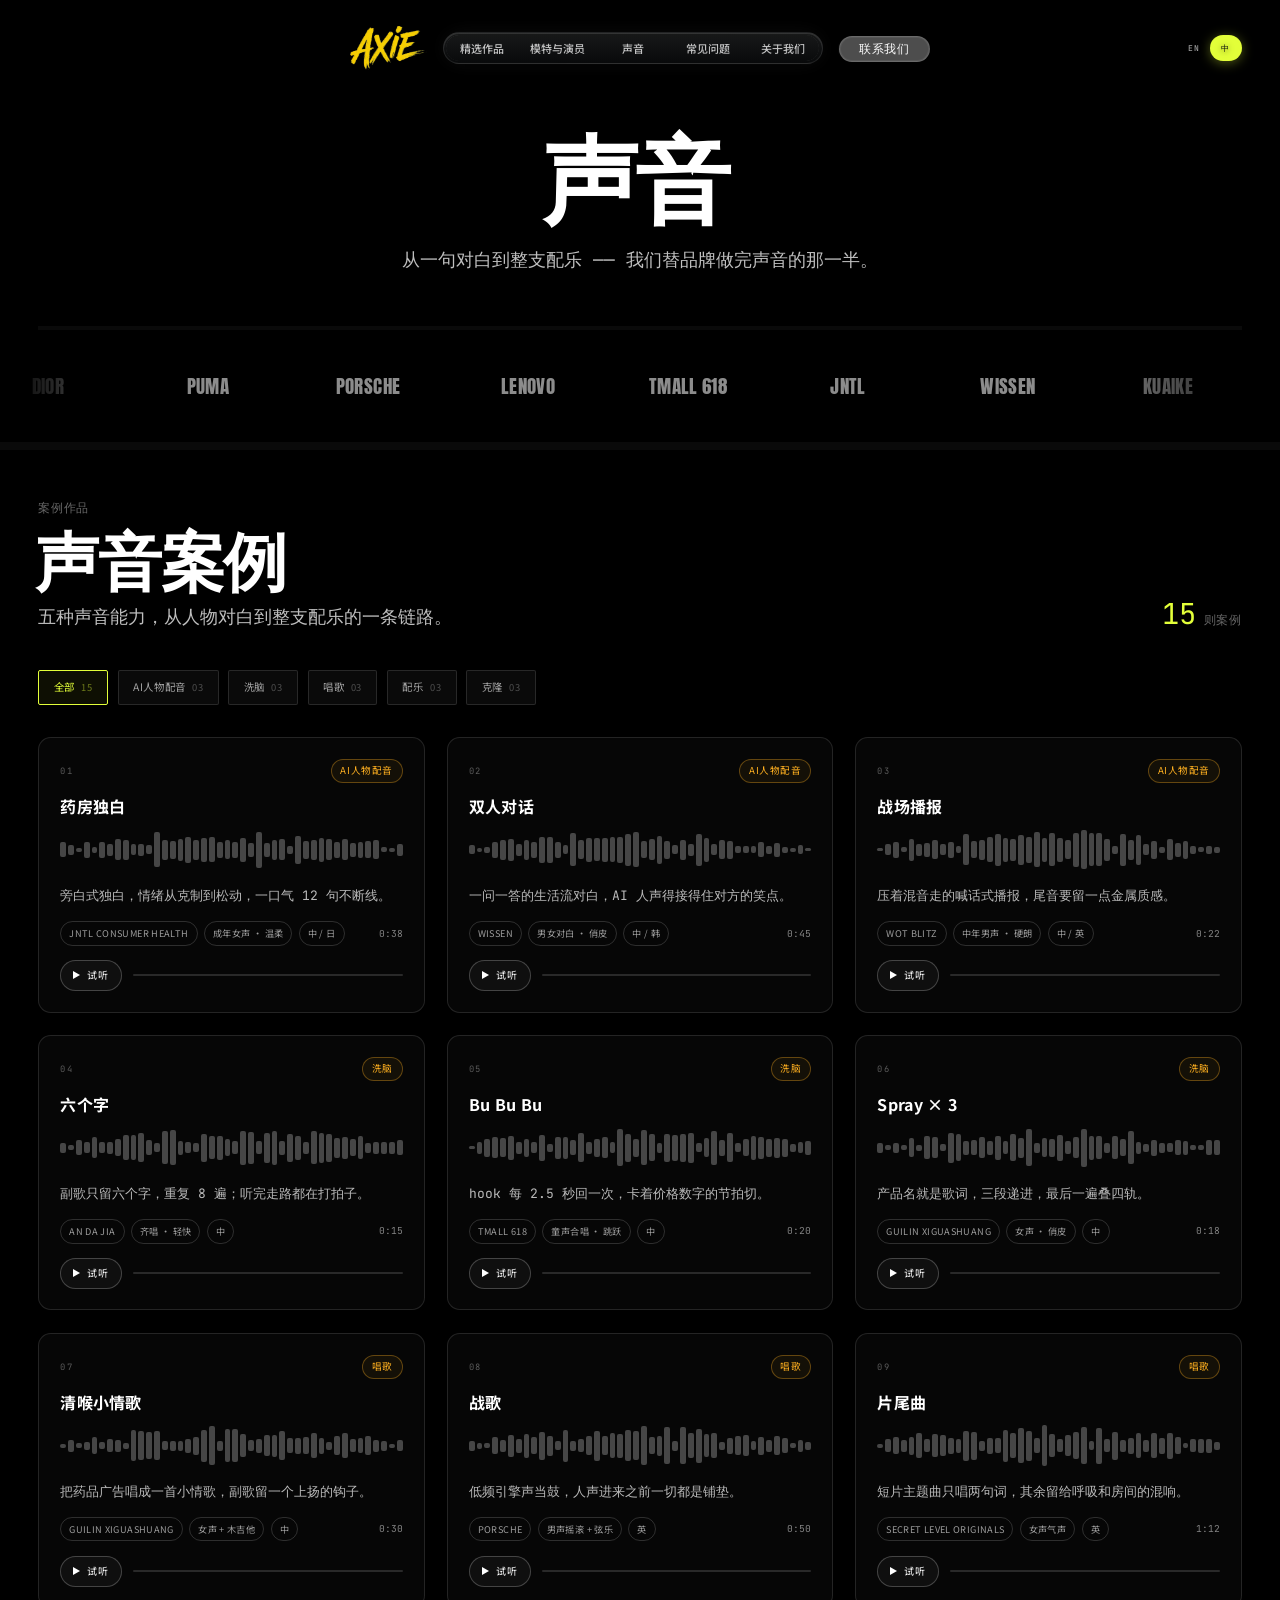
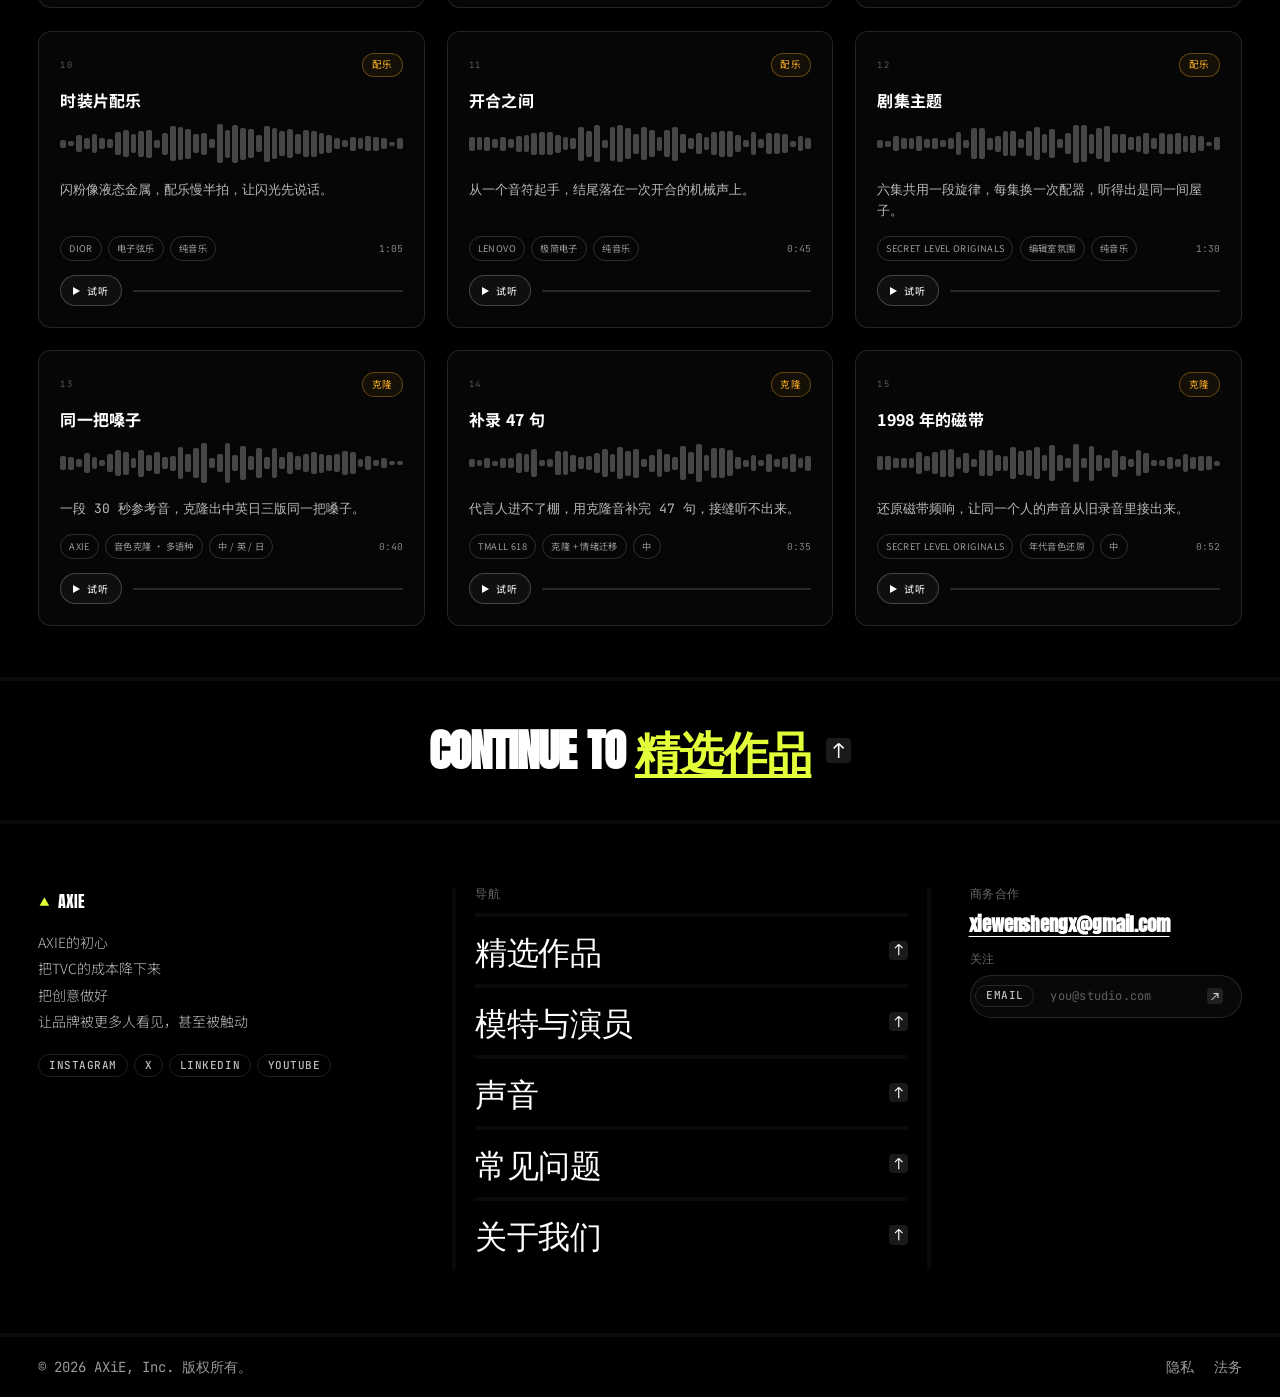
<file: narrative.html>
<!DOCTYPE html>
<html lang="zh-CN" class="lenis" data-page-node-id="bvTL7flO27inaUvzpHCDNK" data-lang="zh" data-dm-ref="1"><head data-page-node-id="LYdCAkVLYfDY8ye1xvCEdD">
<meta charset="utf-8" data-page-node-id="vYNIjfE3wjTOFgLFYYf0wq">
<meta name="viewport" content="width=device-width, initial-scale=1" data-page-node-id="rtjWvXAPCPvk2cSglw72kG">
<title>声音 — AXiE</title>
<meta name="description" content="Sound design, voice and music for brands — from a single line of dialogue to a full score. AXiE." data-page-node-id="LRZuAtm14Qkd4uDO5e74WV">
<link rel="icon" type="image/png" href="assets/logo-axie.png" data-page-node-id="DE6CWHSZGeogrA5K3HPXgR">
<link rel="preconnect" href="https://fonts.googleapis.com" data-page-node-id="0Y2SnCIWHZuChFFwc1EZru">
<link rel="preconnect" href="https://fonts.gstatic.com" crossorigin="" data-page-node-id="Bc1koMtbkXz3EsSPc8P0Am">
<link href="https://fonts.googleapis.com/css2?family=Anton&amp;family=JetBrains+Mono:wght@400;500;700&amp;family=Noto+Sans+SC:wght@200;300;400;500;700;900&amp;display=swap" rel="stylesheet" data-page-node-id="hqoJUYYFXdp307aWLhFiyC">
<link rel="stylesheet" href="assets/css/base.css" data-page-node-id="r0ZwjpY2E1V27pbsRXATvP">
<link rel="stylesheet" href="assets/css/components.css" data-page-node-id="KwCkLlGzw9KKDtaH8AhP6H">
<link rel="stylesheet" href="assets/css/shell.css" data-page-node-id="tIMUiALKG6SDf4ftXE0Ody">
<style id="__dm_no_drag_style__">* { -webkit-user-drag: none !important; }</style><style id="__dm_bindable_badge_style__">[data-sp-bindable="database"]{outline:1px dashed #0088ff;outline-offset:2px;border-radius:4px;}[data-sp-bindable="database"] *{pointer-events:none !important;transition:none !important;animation:none !important;}[data-sp-bindable="database"]{transition:none !important;animation:none !important;}</style></head>
<body data-page="narrative" data-collection="narrative" data-page-node-id="bxSZA5TnaIrvtfwB9l4qY1" style=""><div class="lang-dock js-lang-dock"><button class="lang-switch js-lang-toggle is-zh" type="button" data-i18n-attr="aria-label" data-i18n="lang.switch" aria-label="Switch to English" role="switch" aria-checked="true"><span class="lang-switch-track"><span class="lang-switch-thumb js-lang-thumb"></span><span class="lang-switch-opt js-lang-opt-en" data-lang-opt="en">EN</span><span class="lang-switch-opt js-lang-opt-zh" data-lang-opt="zh">中</span></span></button></div><a class="skip-link" href="#main" data-i18n="a11y.skip">跳到正文</a><svg aria-hidden="true" focusable="false" width="0" height="0" style="position:absolute"><defs><filter id="glass-distortion" x="-20%" y="-20%" width="140%" height="140%" color-interpolation-filters="sRGB"><feTurbulence type="fractalNoise" baseFrequency="0.012 0.018" numOctaves="2" seed="9" result="noise"></feTurbulence><feComponentTransfer in="noise" result="gamma"><feFuncR type="gamma" amplitude="1" exponent="2.4" offset="0"></feFuncR><feFuncG type="gamma" amplitude="1" exponent="2.4" offset="0"></feFuncG></feComponentTransfer><feGaussianBlur in="gamma" stdDeviation="1.6" result="blur"></feGaussianBlur><feSpecularLighting in="blur" surfaceScale="4" specularConstant="0.9" specularExponent="22" lighting-color="#ffffff" result="spec"><fePointLight x="120" y="80" z="180"></fePointLight></feSpecularLighting><feComposite in="spec" in2="SourceAlpha" operator="in" result="specOut"></feComposite><feDisplacementMap in="SourceGraphic" in2="specOut" scale="8" xChannelSelector="R" yChannelSelector="G" result="disp"></feDisplacementMap><feColorMatrix in="disp" type="matrix" values="1 0 0 0 0  0 1 0 0 0  0 0 1 0 0  0 0 0 1.05 0" result="cm1"></feColorMatrix><feColorMatrix in="cm1" type="saturate" values="1.15" result="cm2"></feColorMatrix><feBlend in="cm2" in2="SourceGraphic" mode="screen" result="blend1"></feBlend><feBlend in="blend1" in2="cm2" mode="multiply"></feBlend></filter><symbol id="triangle" viewBox="0 0 24 24"><path d="M12 4 L21 20 L3 20 Z"></path></symbol><symbol id="arrow" viewBox="0 0 24 24"><path d="M4 20 L20 4 M20 4 H9 M20 4 V15" stroke="currentColor" stroke-width="2.4" fill="none"></path></symbol><symbol id="pause" viewBox="0 0 24 24"><path d="M7 4h4v16H7zM13 4h4v16h-4z"></path></symbol><symbol id="menu" viewBox="0 0 24 24"><path d="M3 6h18v2H3zM3 11h18v2H3zM3 16h18v2H3z"></path></symbol><symbol id="close" viewBox="0 0 24 24"><path d="M5 5l14 14M19 5L5 19" stroke="currentColor" stroke-width="2.4" fill="none"></path></symbol><symbol id="sound-on" viewBox="0 0 24 24"><path d="M4 9h3.5L12 5v14L7.5 15H4z"></path><path d="M15.5 8.5a5 5 0 0 1 0 7M18 6a8.5 8.5 0 0 1 0 12" stroke="currentColor" stroke-width="2" fill="none" stroke-linecap="round"></path></symbol><symbol id="sound-off" viewBox="0 0 24 24"><path d="M4 9h3.5L12 5v14L7.5 15H4z"></path><path d="M16 9.5l5 5M21 9.5l-5 5" stroke="currentColor" stroke-width="2" fill="none" stroke-linecap="round"></path></symbol><symbol id="globe" viewBox="0 0 24 24"><circle cx="12" cy="12" r="9" fill="none" stroke="currentColor" stroke-width="1.8"></circle><path d="M3 12h18M12 3c2.6 2.6 4 5.7 4 9s-1.4 6.4-4 9c-2.6-2.6-4-5.7-4-9s1.4-6.4 4-9z" fill="none" stroke="currentColor" stroke-width="1.5"></path></symbol><symbol id="play" viewBox="0 0 24 24"><path d="M7 4.5 L19 12 L7 19.5 Z"></path></symbol></defs></svg>

<header class="site-header js-site-header is-ready"><div class="gutter"><div class="header-inner" style="display:flex;align-items:center;justify-content:space-between;gap:1.6rem"><a href="index.html" class="logotype js-header-logotype" aria-label="AXiE — home" style="translate: none; rotate: none; scale: none; transform: translate(143.806px, 0px) rotate(0.01deg);"><img class="logo-img" src="assets/logo-axie.png" alt="AXiE"></a><div class="js-header-nav-slot" style="display:flex;justify-content:center"><nav class="header-nav glass-surface-wrapper js-header-nav" aria-label="主导航" style="translate: none; rotate: none; scale: none; transform: rotate(0.01deg); --nav-item-w: 98px;"><span class="glass-surface-effect"></span><span class="glass-surface-content" style="display:inline-flex;align-items:center;gap:0.4rem"><a class="nav-item js-nav-item" href="brand.html" data-i18n="nav.brand">精选作品</a><a class="nav-item js-nav-item" href="stills.html" data-i18n="nav.stills">模特与演员</a><a class="nav-item js-nav-item" href="narrative.html" data-i18n="nav.narrative">声音</a><a class="nav-item js-nav-item" href="liquid-engine.html" data-i18n="nav.faq">常见问题</a><a class="nav-item js-nav-item" href="about.html" data-i18n="nav.about">关于我们</a></span><span class="nav-indicator js-nav-indicator"><svg class="" aria-hidden="true"><use href="#triangle"></use></svg></span><span class="nav-hover-box js-nav-hover-box"></span></nav></div><div class="js-header-cta" style="display: flex; align-items: center; gap: 0.8rem; translate: none; rotate: none; scale: none; transform: translate(-143.807px, 0px) rotate(0.01deg);"><a href="contact.html" class="btn-link" style="display:inline-block;border-radius:9999px"><span class="glass-surface-wrapper rounded-full" style="border-radius:9999px"><span class="glass-surface-effect"></span><span class="glass-surface-content btn btn-default glass sheen"><span class="label" data-i18n="btn.getInTouch">联系我们</span></span></span></a><button class="btn btn-default btn-glass js-drawer-open" aria-label="打开菜单" type="button" style="display:none"><span class="glass-surface-wrapper" style="border-radius:9999px"><span class="glass-surface-effect"></span><span class="glass-surface-content btn btn-default btn-glass"><span class="label">菜单</span><span class="icon-box"><svg class="" aria-hidden="true"><use href="#menu"></use></svg></span></span></span></button></div></div></div></header>
<div class="drawer js-drawer" role="dialog" aria-modal="true" aria-label="菜单"><div class="drawer-panel"><button class="btn btn-default btn-glass js-drawer-close drawer-close" type="button"><span class="glass-surface-wrapper" style="border-radius:9999px"><span class="glass-surface-effect"></span><span class="glass-surface-content btn btn-default btn-glass"><span class="label">关闭</span><span class="icon-box"><svg class="" aria-hidden="true"><use href="#close"></use></svg></span></span></span></button><div style="margin-top:3.2rem"><a class="drawer-link hover-accent" href="brand.html" data-i18n="nav.brand">精选作品</a><a class="drawer-link hover-accent" href="stills.html" data-i18n="nav.stills">模特与演员</a><a class="drawer-link hover-accent" href="narrative.html" data-i18n="nav.narrative">声音</a><a class="drawer-link hover-accent" href="liquid-engine.html" data-i18n="nav.faq">常见问题</a><a class="drawer-link hover-accent" href="about.html" data-i18n="nav.about">关于我们</a></div><div style="margin-top:auto;padding-top:3.2rem;display:flex;align-items:center;gap:1.6rem;flex-wrap:wrap"><a href="contact.html" class="btn-link" style="display:inline-block;border-radius:9999px"><span class="glass-surface-wrapper rounded-full" style="border-radius:9999px"><span class="glass-surface-effect"></span><span class="glass-surface-content btn btn-default glass sheen"><span class="label" data-i18n="btn.getInTouch">联系我们</span></span></span></a></div></div></div>
<div class="transition-overlay js-transition-overlay" style="clip-path: polygon(0% 0%, 100% 0%, 100% 0%, 0% 0%); opacity: 1; visibility: hidden;"></div>

<main id="main" data-page-node-id="I5MTFwVCKHxQLRZT9mvl24" style="">

  <!-- 页头 -->
  <header class="gutter pt-header" data-page-node-id="qPYkdfmaUypAAvwthotS1F">
    <div class="grid grid-cols-12 gap-x-gutter" data-page-node-id="uT8uFfM0gf7VhoYwPRPI9O">
      <div class="col-span-full md:col-span-10 md:col-start-2 text-center" data-page-node-id="RpVFemFLBkRrWYkHbDMqLI">
        
        <h1 class="type-heading-xl js-collection-title max-w-24ch mx-auto text-balance" data-page-node-id="EkbFTgaGSQF0zyESeFawRt">声音</h1>
        <p class="type-base js-collection-intro max-w-72ch mx-auto text-fg-75" style="margin-top:2.4rem" data-page-node-id="xk9KSEvEnF2mt8b5w4kD2X">从一句对白到整支配乐 —— 我们替品牌做完声音的那一半。</p>
      </div>
    </div>
    <div class="border-t-4" style="margin-top:6.4rem" data-page-node-id="tbgg5PNfjYHmFazrHsEJ4L"></div>
  </header>

  <!-- Logo 跑马灯 -->
  <section class="js-marquee-view logotype-horizontal-opacity-filter" style="padding-block:4rem" aria-label="Selected clients" data-page-node-id="Fagg3p9fNVnN5XqvgQAaWl">
    <div class="marquee-viewport" data-page-node-id="1ER1WWx1gshCAcmDjc2Jvb">
      <div class="marquee js-marquee" data-page-node-id="cFFpVleoZG0foAOXuRSHKt" data-cloned="1" style="--marquee-content-width: -1720.3125px; --marquee-duration: 28.67s;">
        <div class="logotype-rail js-marquee-rail" data-page-node-id="T9em8EGOKK40BNjjdEhjvZ"><span class="logotype-item">DIOR</span><span class="logotype-item">PUMA</span><span class="logotype-item">Porsche</span><span class="logotype-item">Lenovo</span><span class="logotype-item">Tmall 618</span><span class="logotype-item">JNTL</span><span class="logotype-item">Wissen</span><span class="logotype-item">Kuaike</span><span class="logotype-item">Guilin</span><span class="logotype-item">WoT Blitz</span><span class="logotype-item">An Da Jia</span><span class="logotype-item">AIGC Lab</span></div>
      <div class="logotype-rail" data-page-node-id="T9em8EGOKK40BNjjdEhjvZ" aria-hidden="true"><span class="logotype-item">DIOR</span><span class="logotype-item">PUMA</span><span class="logotype-item">Porsche</span><span class="logotype-item">Lenovo</span><span class="logotype-item">Tmall 618</span><span class="logotype-item">JNTL</span><span class="logotype-item">Wissen</span><span class="logotype-item">Kuaike</span><span class="logotype-item">Guilin</span><span class="logotype-item">WoT Blitz</span><span class="logotype-item">An Da Jia</span><span class="logotype-item">AIGC Lab</span></div></div>
    </div>
  </section>

  <div class="border-t-4" data-page-node-id="ZRST108psumlXtrEyZYM7E"></div>

  <!-- 案例作品（第三十七轮：下方案例作品布局重做）
       上一版这里是「Grid / Carousel / List 三视图 + 4 支英文短片」——
       跟「声音」这个栏目对不上（短片该在品牌/剧集那边）。
       现在换成按**五类声音能力**组织的案例墙：
         AI人物配音 / 洗脑 / 唱歌 / 配乐 / 克隆
       筛选条与卡片都由 assets/js/sound.js 按 SL_DATA.narrative 渲染
       （类型名、说明、标签、描述都是中英双语，切语言整块重画）。 -->
  <section class="sound-cases gutter py-64" aria-labelledby="soundCasesTitle" data-page-node-id="r37SoundCases">
    <div class="sound-head" data-page-node-id="r37SoundHead">
      <div class="sound-head-l" data-page-node-id="r37SoundHeadL">
        <span class="type-label text-fg-40" data-i18n="sound.kicker" data-page-node-id="r37SoundKicker">案例作品</span>
        <h2 class="type-heading-lg sound-head-title" id="soundCasesTitle" data-i18n="sound.title" data-page-node-id="r37SoundTitle">声音案例</h2>
        <p class="type-base text-fg-75 sound-head-intro" data-i18n="sound.intro" data-page-node-id="r37SoundIntro">五种声音能力，从人物对白到整支配乐的一条链路。</p>
      </div>
      <div class="sound-head-r" data-page-node-id="r37SoundHeadR">
        <span class="sound-count js-sound-count" data-page-node-id="r37SoundCount">15</span>
        <span class="type-label text-fg-40" data-i18n="sound.unit" data-page-node-id="r37SoundUnit">则案例</span>
      </div>
    </div>
    <div class="sound-types js-sound-types" role="tablist" aria-label="声音类型" data-page-node-id="r37SoundTypes"></div>
    <div class="sound-grid js-sound-grid" data-page-node-id="r37SoundGrid"></div>
  </section>

  <!-- 跨栏目 CTA -->
  <a class="js-cross-cta" href="brand.html" data-page-node-id="YESmPmSnq088IuityUwDXb">
    <div class="cross-cta border-t-4" data-page-node-id="9ake8IKE2S6Ogr1e5pIvMa">
      <h2 class="cross-cta-title js-cross-title" data-page-node-id="C29xXAKfbTgjZeH4nrihC9">Continue to <span class="cross-cta-accent">精选作品</span></h2>
      <span class="footer-arrow" style="width:3.2rem;height:3.2rem" data-page-node-id="wAzAaTVGk5Bw3G5z7MCyVX"><svg aria-hidden="true" data-page-node-id="B441TDrRAvfnxPKCNA9Vfy"><use href="#arrow" data-page-node-id="TCCBMTGp6eF3EtV09ckjGl"></use></svg></span>
    </div>
  </a>

</main>

<footer class="site-footer border-t-4 mt-0"><div class="gutter py-80"><div class="grid grid-cols-12 gap-x-gutter" style="row-gap:4.8rem"><div class="col-span-full md:col-span-4"><a href="index.html" class="logotype" style="margin-bottom:2.4rem"><span class="logo-glyph"><svg class="" aria-hidden="true"><use href="#triangle"></use></svg></span><span class="logo-type">AXiE</span></a><p class="type-sm text-fg-75 max-w-70ch" style="margin-bottom:2.4rem" data-i18n="footer.tagline">AXIE的初心
把TVC的成本降下来
把创意做好
让品牌被更多人看见，甚至被触动</p><div class="social-badges"><a class="badge hover-accent" href="#">Instagram</a><a class="badge hover-accent" href="#">X</a><a class="badge hover-accent" href="#">LinkedIn</a><a class="badge hover-accent" href="#">YouTube</a></div></div><div class="col-span-full md:col-span-5 md:col-start-6 border-x-4" style="padding-inline:2.4rem"><div class="type-label text-fg-40" style="margin-bottom:1.6rem" data-i18n="footer.navigate">导航</div><a class="footer-nav-link" href="brand.html"><span data-i18n="nav.brand">精选作品</span><span class="footer-arrow"><svg class="" aria-hidden="true"><use href="#arrow"></use></svg></span></a><a class="footer-nav-link" href="stills.html"><span data-i18n="nav.stills">模特与演员</span><span class="footer-arrow"><svg aria-hidden="true"><use href="#arrow"></use></svg></span></a><a class="footer-nav-link" href="narrative.html"><span data-i18n="nav.narrative">声音</span><span class="footer-arrow"><svg aria-hidden="true"><use href="#arrow"></use></svg></span></a><a class="footer-nav-link" href="liquid-engine.html"><span data-i18n="nav.faq">常见问题</span><span class="footer-arrow"><svg aria-hidden="true"><use href="#arrow"></use></svg></span></a><a class="footer-nav-link" href="about.html"><span data-i18n="nav.about">关于我们</span><span class="footer-arrow"><svg aria-hidden="true"><use href="#arrow"></use></svg></span></a></div><div class="col-span-full md:col-span-3 md:col-start-11"><div class="type-label text-fg-40" style="margin-bottom:1.6rem" data-i18n="home.newBusiness">商务合作</div><a class="type-heading-xs hover-accent underline" href="mailto:xiewenshengx@gmail.com" style="display:block;margin-bottom:2.4rem">xiewenshengx@gmail.com</a><div class="type-label text-fg-40" style="margin-bottom:1.2rem" data-i18n="footer.follow">关注</div><form class="input-group" onsubmit="return false"><span class="badge">Email</span><input type="email" placeholder="you@studio.com" aria-label="Email address"><button class="btn btn-sm btn-glass" type="submit" aria-label="Subscribe"><span class="icon-box"><svg class="" aria-hidden="true"><use href="#arrow"></use></svg></span></button></form></div></div></div><div class="gutter border-t-4"><div class="flex flex-wrap items-center justify-between" style="gap:1.6rem;padding-block:2.4rem"><span class="type-sm text-fg-60">© 2026 AXiE, Inc. 版权所有。</span><span class="flex" style="gap:2.4rem"><a class="type-sm text-fg-60 hover-accent" href="legal.html" data-i18n="footer.privacy">隐私</a><a class="type-sm text-fg-60 hover-accent" href="legal.html" data-i18n="footer.legal">法务</a></span></div></div></footer>

<script src="assets/js/vendor/gsap.min.js"></script>
<script src="assets/js/vendor/ScrollTrigger.min.js"></script>
<script src="assets/js/vendor/lenis.min.js"></script>
<script src="assets/js/vendor/lenis-snap.min.js"></script>
<script src="assets/js/i18n.js"></script>
<script src="assets/js/data.js"></script>
<script src="assets/js/i18n-extra.js"></script>
<script>window.SLi18nExtra && window.SLi18nExtra.install();</script>
<script src="assets/js/scene.js"></script>
<script src="assets/js/shell.js"></script>
<script src="assets/js/app.js"></script>
<script src="assets/js/sound.js"></script>
<script src="assets/js/works.js"></script>


</body></html>
</file>
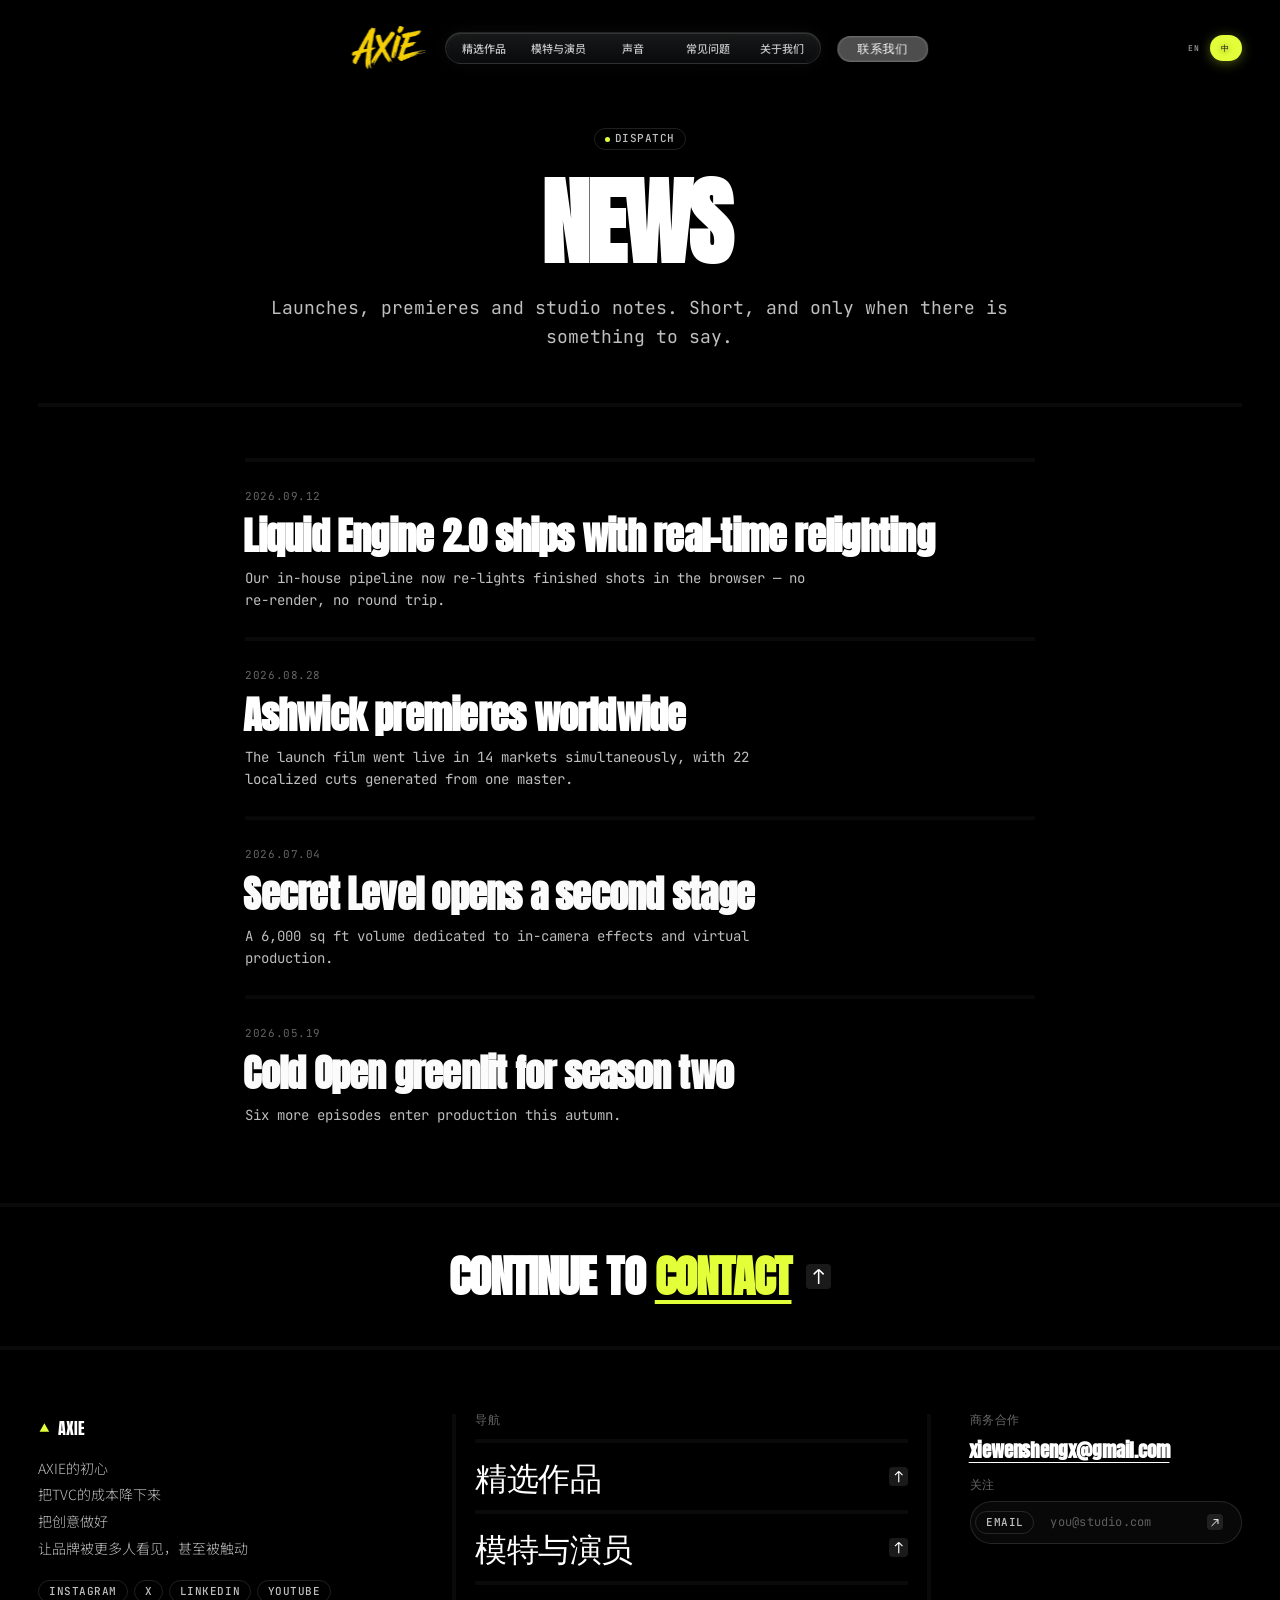
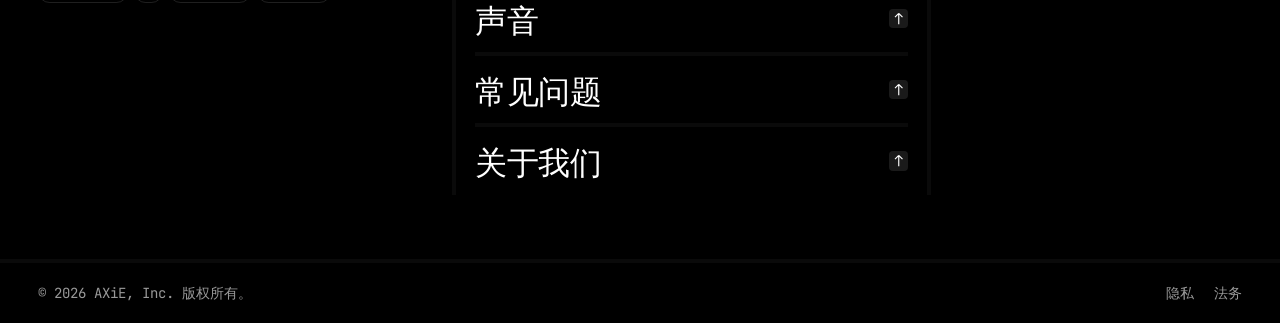
<file: news.html>
<!doctype html>
<html lang="en" class="is-booting" data-page-node-id="U3vaJQQZCyb3HYL3qaCFLn">
<head data-page-node-id="RVdguRH9AnJJGqkAsaPFyS">
<meta charset="utf-8" data-page-node-id="kB4pxYYwhiQKPHAdPth5cM" />
<meta name="viewport" content="width=device-width, initial-scale=1" data-page-node-id="wyXRXWP50HBe6fVc6JrGaN" />
<title>News — Secret Level</title>
<meta name="description" content="Announcements, launches and studio news." data-page-node-id="tegJ35GbAudJHKi7X30TNi" />
<link rel="icon" type="image/png" href="assets/logo-axie.png" data-page-node-id="7FKlQninVLszjP5xqiVEPF" />
<link rel="preconnect" href="https://fonts.googleapis.com" data-page-node-id="e5B5OeQZTD8vAOy62cnFyr" />
<link rel="preconnect" href="https://fonts.gstatic.com" crossorigin data-page-node-id="guvkIdNTt4liGiQM7iBeub" />
<link href="https://fonts.googleapis.com/css2?family=Anton&family=JetBrains+Mono:wght@400;500;700&family=Noto+Sans+SC:wght@200;300;400;500;700;900&display=swap" rel="stylesheet" data-page-node-id="cU0TmFkfCCBjB0JnDUV9RV" />
<link rel="stylesheet" href="assets/css/base.css" data-page-node-id="6AQf4CLCLGh5tPdbBckc5R" />
<link rel="stylesheet" href="assets/css/components.css" data-page-node-id="7ZxlnQOiemG198C78b3mmi" />
<link rel="stylesheet" href="assets/css/shell.css" data-page-node-id="IhiR4B0jUR79xVMPMxFKqm" />
</head>
<body data-page="news" data-page-node-id="YA5N3zH9VAVmAYrt16nQMH">

<div id="site-header" data-page-node-id="m8VXh9tbJmScPmjmeZ2IXy"></div>
<div id="site-drawer" data-page-node-id="J0gJRy1kk7tExNbcyaQ2OO"></div>
<div id="site-overlay" data-page-node-id="FT3MFNoayEICHEk9scamOE"></div>

<main id="main" data-page-node-id="KpBKUAMm1kK74yApEFTdms">

  <header class="gutter pt-header" data-page-node-id="mYTwQF9DZW4fXwOTMhI7jy">
    <div class="grid grid-cols-12 gap-x-gutter" data-page-node-id="Y8hY50qOCDt64VqTHoFJhS">
      <div class="col-span-full md:col-span-10 md:col-start-2 text-center" data-page-node-id="cy9HTocVuBFCXx8tKEwRIu">
        <span class="badge" style="margin-bottom:2.4rem" data-page-node-id="eLADPtTEHXsvf4PUF6zdkr"><span class="badge-dot" data-page-node-id="1UlNYS5XRJJxlcNPtx7wr0"></span>Dispatch</span>
        <h1 class="type-heading-xl max-w-24ch mx-auto text-balance" data-page-node-id="GZPggfFLt3XGbZxpUKxz5d">News</h1>
        <p class="type-base max-w-72ch mx-auto text-fg-75" style="margin-top:2.4rem" data-page-node-id="SAggLpXHMD0nOQRZCaNKAr">
          Launches, premieres and studio notes. Short, and only when there is something to say.
        </p>
      </div>
    </div>
    <div class="border-t-4" style="margin-top:6.4rem" data-page-node-id="UEH1OyqVLb1Ik02w1wC1x5"></div>
  </header>

  <section class="gutter py-64" data-page-node-id="IADOvPO6aRkcHes9EmeEof">
    <div class="grid grid-cols-12 gap-x-gutter" data-page-node-id="P4QUAELEcY3AlyijhXs2Gt">
      <div class="col-span-full md:col-span-8 md:col-start-3" data-page-node-id="l5C6yqwEj9FbScsab44hL2">
        <div class="js-news-list" data-page-node-id="DaNXKwTxf3yL1W9NPEmYtg"></div>
      </div>
    </div>
  </section>

  <a class="js-cross-cta" href="contact.html" data-page-node-id="zuE8XjzdchXD3b6y0fqxcW">
    <div class="cross-cta border-t-4" data-page-node-id="1Gt9fJj7t8ov0hsD78JbFv">
      <h2 class="cross-cta-title js-cross-title" data-page-node-id="WQFr1YYGb1e8hwhd5kfXeU">Continue to <span class="cross-cta-accent" data-page-node-id="f1LHlQ999JwQFubpdYw85y">Contact</span></h2>
      <span class="footer-arrow" style="width:3.2rem;height:3.2rem" data-page-node-id="0dzZTEFhnP4qdWHH4gKVwD"><svg aria-hidden="true" data-page-node-id="Tly94vKfIH1BuNYExC3UwX"><use href="#arrow" data-page-node-id="Bdcm46DsYKTzPiwCXSoU2M"></use></svg></span>
    </div>
  </a>

</main>

<div id="site-footer" data-page-node-id="NCNt3owVwhd7iyakyVHXm5"></div>

<script src="assets/js/vendor/gsap.min.js"></script>
<script src="assets/js/vendor/ScrollTrigger.min.js"></script>
<script src="assets/js/vendor/lenis.min.js"></script>
<script src="assets/js/vendor/lenis-snap.min.js"></script>
<script src="assets/js/i18n.js"></script>
<script src="assets/js/data.js"></script>
<script src="assets/js/i18n-extra.js"></script>
<script>window.SLi18nExtra && window.SLi18nExtra.install();</script>
<script src="assets/js/scene.js"></script>
<script src="assets/js/shell.js"></script>
<script src="assets/js/app.js"></script>
<script src="assets/js/content.js"></script>
</body>
</html>
</file>
<file: assets/css/base.css>
/* =============================================================
   Secret Level — 设计令牌 / 排版系统 / 网格 / 工具类
   等比缩放核心：1rem = 10px @1600 视口
   ============================================================= */

:root {
  /* 缩放系统 */
  --size-base: 10;
  --size-artboard: 393;

  /* 色彩 */
  --background: #000;
  --foreground: #fff;
  --accent: #e3ff39;
  --accent-foreground: #000;
  /* 第三十二轮：橙黄。
     列表视图那条「悬停长条」用它 —— 用户要的是暖橙黄，
     而 --accent 是偏柠檬的亮黄绿（还牵着导航指示 / 按钮 / 轮播黄框，
     按「其他保持不变」不动它）。要全站换色只需把 --accent 也指过来。 */
  --accent-warm: #ffb020;
  --dark-shade: #0c0e0f;
  --border: rgba(255, 255, 255, 0.04);
  --border-strong: rgba(255, 255, 255, 0.12);
  --radius: 8px;
  --header-safe-area: 60px;

  /* 字体 */
  --font-heading: "Anton", "Archivo Black", "Oswald", "Impact", sans-serif;
  --font-mono: "JetBrains Mono", "Söhne Mono", ui-monospace, "SFMono-Regular", Menlo, monospace;
  --font-weight-black: 900;
  /* 思源黑体（Noto Sans SC）：中文界面字。
     200/300 = 细体（页头定位语），500 = 常规（导航），700 = 粗体（【精选作品】）。
     兜底链到本地常见黑体，Google Fonts 被墙时不会掉回宋体。 */
  --font-cjk: "Noto Sans SC", "Source Han Sans SC", "Source Han Sans CN",
              "PingFang SC", "Hiragino Sans GB", "Microsoft YaHei", sans-serif;

  /* 缓动 */
  --ease-expo-out: cubic-bezier(0.19, 1, 0.22, 1);
}

@media (min-width: 48rem) {
  :root {
    --size-artboard: 1600;
    --header-safe-area: 80px;
  }
}

*,
*::before,
*::after {
  box-sizing: border-box;
  margin: 0;
  padding: 0;
}

html {
  font-size: calc(var(--size-base) * (100vw / var(--size-artboard)));
  overflow-y: scroll;
  scroll-behavior: auto;
  background: var(--background);
  -webkit-text-size-adjust: 100%;
}

@media (min-width: 2400px) {
  html {
    font-size: calc(var(--size-base) * (2400px / var(--size-artboard)));
  }
}

body {
  font-family: var(--font-mono);
  font-size: 14px;
  line-height: 1.6;
  color: var(--foreground);
  background: var(--background);
  -webkit-font-smoothing: antialiased;
  text-rendering: optimizeLegibility;
  overflow-x: hidden;
}

@media (min-width: 48rem) {
  body { font-size: 16px; }
}
@media (min-width: 64rem) {
  body { font-size: 18px; }
}

img, video, canvas, svg { display: block; max-width: 100%; }
a { color: inherit; text-decoration: none; }
button { font: inherit; color: inherit; background: none; border: 0; cursor: pointer; }
input, textarea { font: inherit; color: inherit; }
::selection { background: var(--accent); color: var(--accent-foreground); }

/* ---------- 排版工具类 ---------- */

[class*="type-heading-"] {
  font-family: var(--font-heading);
  font-weight: var(--font-weight-black);
  line-height: 1.1;
  text-transform: uppercase;
  letter-spacing: -0.03em;
  --tw-translate-x: calc(0.05em * -1);
  --tw-translate-y: 0;
  translate: var(--tw-translate-x) var(--tw-translate-y);
}

.type-heading-2xl { font-size: 4.8rem; letter-spacing: -0.03em; }
.type-heading-xl  { font-size: 4.8rem; letter-spacing: -0.03em; }
.type-heading-lg  { font-size: 3.2rem; letter-spacing: -0.02em; }
.type-heading-md  { font-size: 2.4rem; letter-spacing: -0.02em; text-transform: none; }
.type-heading-sm  { font-size: 2rem;   letter-spacing: -0.01em; text-transform: none; }
.type-heading-xs  { font-size: 1.6rem; letter-spacing: -0.01em; text-transform: none; }

@media (min-width: 48rem) {
  .type-heading-2xl { font-size: 16rem; }
  .type-heading-xl  { font-size: 12rem; }
  .type-heading-lg  { font-size: 8rem; }
  .type-heading-md  { font-size: 4.8rem; }
  .type-heading-sm  { font-size: 3.2rem; }
  .type-heading-xs  { font-size: 2.4rem; }
}

.type-base { font-size: 14px; line-height: 1.6; }
@media (min-width: 48rem) { .type-base { font-size: 16px; } }
@media (min-width: 64rem) { .type-base { font-size: 18px; } }

.type-sm { font-size: 12px; line-height: 1.6; }
@media (min-width: 48rem) { .type-sm { font-size: 14px; } }

.type-label {
  font-size: 12px;
  line-height: 1;
  letter-spacing: 0.05em;
  text-transform: uppercase;
  font-weight: 500;
}

.text-balance { text-wrap: balance; }
.text-pretty  { text-wrap: pretty; }
.max-w-24ch { max-width: 24ch; }
.max-w-72ch { max-width: 72ch; }
.max-w-70ch { max-width: 70ch; }

/* ---------- 网格基元 ---------- */

.grid { display: grid; }
.grid-cols-12 { grid-template-columns: repeat(12, minmax(0, 1fr)); }
.col-span-full { grid-column: 1 / -1; }

.gutter { padding-inline: 2rem; }
.gap-x-gutter { column-gap: 1.6rem; }

@media (min-width: 48rem) {
  .gutter { padding-inline: 3.2rem; }
  .gap-x-gutter { column-gap: 3.2rem; }
}
@media (min-width: 64rem) {
  .gutter { padding-inline: 4rem; }
  .gap-x-gutter { column-gap: 4rem; }
}
@media (min-width: 80rem) {
  .gutter { padding-inline: 4.8rem; }
  .gap-x-gutter { column-gap: 4.8rem; }
}

.col-start-2 { grid-column-start: 2; }
.col-start-3 { grid-column-start: 3; }
.col-start-4 { grid-column-start: 4; }

@media (min-width: 48rem) {
  .md\:col-span-2  { grid-column: span 2 / span 2; }
  .md\:col-span-3  { grid-column: span 3 / span 3; }
  .md\:col-span-4  { grid-column: span 4 / span 4; }
  .md\:col-span-5  { grid-column: span 5 / span 5; }
  .md\:col-span-6  { grid-column: span 6 / span 6; }
  .md\:col-span-8  { grid-column: span 8 / span 8; }
  .md\:col-span-9  { grid-column: span 9 / span 9; }
  .md\:col-span-10 { grid-column: span 10 / span 10; }
  .md\:col-span-12 { grid-column: span 12 / span 12; }
  .md\:col-start-2 { grid-column-start: 2; }
  .md\:col-start-3 { grid-column-start: 3; }
  .md\:col-start-4 { grid-column-start: 4; }
  .md\:col-start-7 { grid-column-start: 7; }
}

/* ---------- 通用工具类 ---------- */

.relative { position: relative; }
.absolute { position: absolute; }
.fixed { position: fixed; }
.inset-0 { inset: 0; }
.w-full { width: 100%; }
.h-full { height: 100%; }
.mx-auto { margin-inline: auto; }
.flex { display: flex; }
.flex-col { display: flex; flex-direction: column; }
.items-center { align-items: center; }
.items-end { align-items: flex-end; }
.justify-center { justify-content: center; }
.justify-between { justify-content: space-between; }
.justify-end { justify-content: flex-end; }
.flex-wrap { flex-wrap: wrap; }
.overflow-hidden { overflow: hidden; }
.pointer-events-none { pointer-events: none; }
.text-center { text-align: center; }
.uppercase { text-transform: uppercase; }
.whitespace-nowrap { white-space: nowrap; }
.aspect-2-1 { aspect-ratio: 2 / 1; }
.aspect-16-9 { aspect-ratio: 16 / 9; }
.aspect-4-3 { aspect-ratio: 4 / 3; }

.gap-4 { gap: 0.4rem; }
.gap-8 { gap: 0.8rem; }
.gap-16 { gap: 1.6rem; }
.gap-24 { gap: 2.4rem; }
.gap-32 { gap: 3.2rem; }

.py-40 { padding-block: 4rem; }
.py-64 { padding-block: 6.4rem; }
.py-80 { padding-block: 8rem; }
.py-112 { padding-block: 11.2rem; }
.py-120 { padding-block: 12rem; }
.pt-40 { padding-top: 4rem; }
.pb-40 { padding-bottom: 4rem; }
.mb-16 { margin-bottom: 1.6rem; }
.mb-24 { margin-bottom: 2.4rem; }
.mb-32 { margin-bottom: 3.2rem; }
.mb-40 { margin-bottom: 4rem; }
.mb-48 { margin-bottom: 4.8rem; }
.mb-64 { margin-bottom: 6.4rem; }
.mt-32 { margin-top: 3.2rem; }

/* 4px 硬边分割线 —— 全站视觉特征 */
.border-t-4 { border-top: 4px solid var(--border); }
.border-b-4 { border-bottom: 4px solid var(--border); }
.border-x-4 { border-left: 4px solid var(--border); border-right: 4px solid var(--border); }
.border { border: 1px solid var(--border-strong); }

.rounded-full { border-radius: 9999px; }
.rounded-sm { border-radius: calc(var(--radius) * 0.5); }
.rounded-md { border-radius: var(--radius); }

.bg-dark-shade { background: var(--dark-shade); }
.text-accent { color: var(--accent); }
.text-fg-75 { color: rgba(255, 255, 255, 0.75); }
.text-fg-60 { color: rgba(255, 255, 255, 0.6); }
.text-fg-40 { color: rgba(255, 255, 255, 0.4); }

.transition-fade { transition: opacity 0.15s linear; }
.transition-colors { transition: color 0.15s linear; }
.hover-fade:hover { opacity: 0.75; }
.hover-accent:hover { color: var(--accent); }

.underline { text-decoration: underline; text-underline-offset: 0.2em; }
.no-underline { text-decoration: none; }
.hover-underline-off { text-decoration: underline; }
.hover-underline-off:hover { text-decoration: none; }

.h-100lvh { height: 100lvh; }
.h-100svh { height: 100svh; }

.sr-only {
  position: absolute; width: 1px; height: 1px; padding: 0; margin: -1px;
  overflow: hidden; clip: rect(0, 0, 0, 0); white-space: nowrap; border: 0;
}

.cursor-progress { cursor: progress; }

:focus-visible {
  outline: 2px solid var(--accent);
  outline-offset: 3px;
}

/* 跳至内容 */
.skip-link {
  position: fixed; top: 0; left: 0; z-index: 100;
  padding: 1.2rem 2rem; background: var(--accent); color: #000;
  transform: translateY(-120%);
}
.skip-link:focus { transform: translateY(0); }

/* ---------- 电影感背景层（无素材时的程序化影像） ---------- */

.scene {
  position: absolute;
  inset: 0;
  overflow: hidden;
  background: #050607;
}
.scene canvas {
  width: 100%;
  height: 100%;
  object-fit: cover;
  filter: blur(0.4px) saturate(0.9) contrast(1.15);
  transform: scale(1.06);
}
.scene-grain {
  position: absolute;
  inset: -20%;
  opacity: 0.055;
  mix-blend-mode: overlay;
  pointer-events: none;
  background-image: var(--grain-url);
  background-size: 180px 180px;
  animation: grainShift 0.7s steps(3) infinite;
}
@keyframes grainShift {
  0%   { transform: translate(0, 0); }
  33%  { transform: translate(-3%, 2%); }
  66%  { transform: translate(2%, -3%); }
  100% { transform: translate(0, 0); }
}
.scene-scanline {
  position: absolute; inset: 0; pointer-events: none;
  background: repeating-linear-gradient(to bottom, rgba(255,255,255,0.02) 0 1px, transparent 1px 3px);
  opacity: 0.5;
}
.bg-vignette {
  position: absolute; inset: 0; pointer-events: none;
  background: radial-gradient(circle, transparent 0%, rgba(0, 0, 0, 0.9) 100%);
}
.bg-vignette-soft {
  position: absolute; inset: 0; pointer-events: none;
  background: radial-gradient(ellipse at 50% 45%, transparent 20%, rgba(0, 0, 0, 0.75) 100%);
}
</file>
<file: assets/css/components.css>
/* =============================================================
   Secret Level — 组件层
   玻璃材质 / 按钮 / Badge / Tabs / 跑马灯 / Header / Footer / 卡片
   ============================================================= */

:root {
  --grain-url: url("data:image/svg+xml,%3Csvg xmlns='http://www.w3.org/2000/svg' width='180' height='180'%3E%3Cfilter id='n'%3E%3CfeTurbulence type='fractalNoise' baseFrequency='0.9' numOctaves='3' stitchTiles='stitch'/%3E%3CfeColorMatrix type='saturate' values='0'/%3E%3C/filter%3E%3Crect width='180' height='180' filter='url(%23n)' opacity='0.5'/%3E%3C/svg%3E");
}

/* ---------- 效果 05：液态玻璃（三层 DOM + SVG 位移滤镜） ---------- */

.glass-surface-wrapper {
  position: relative;
  overflow: hidden;
  border-radius: inherit;
  box-shadow: 0 0 4px rgba(0, 0, 0, 0.07), 0 0 16px rgba(0, 0, 0, 0.02);
  isolation: isolate;
}
/* 磨玻璃底被裁成一条窄带的坑（第十六轮实测）
   —— 页面里这层是 <span>，默认 display:inline，盒子只有一行字那么高：
      按钮实际 148x64，而 wrapper 只有 148x25；再配上这里的 overflow:hidden，
      亚克力底就只剩中间一条横带，看着像没有底。
   修法：凡是包在 <a>/<button> 里、或自带 rounded-full 的实例，一律 inline-flex，
   让盒子真正裹住整颗按钮。 */
.btn-link > .glass-surface-wrapper,
.btn > .glass-surface-wrapper,
.glass-surface-wrapper.rounded-full {
  display: inline-flex;
  align-items: center;
  vertical-align: middle;
}
.glass-surface-effect {
  position: absolute;
  inset: 0;
  z-index: 0;
  border-radius: inherit;
  backdrop-filter: blur(8px) brightness(1.2) saturate(1.2);
  -webkit-backdrop-filter: blur(8px) brightness(1.2) saturate(1.2);
  background: rgba(255, 255, 255, 0.06);
  filter: url(#glass-distortion);
}
/* 无滤镜支持时降级 */
.no-glassfilter .glass-surface-effect { filter: none; }

.glass-surface-content {
  position: relative;
  z-index: 1;
  border-radius: inherit;
}
.glass-surface-content::before {
  content: "";
  position: absolute;
  inset: 0;
  padding: 2px;
  border-radius: inherit;
  mix-blend-mode: overlay;
  background: linear-gradient(12deg, rgba(255,255,255,0.1) 10%, rgba(255,255,255,0.2) 50%, rgba(255,255,255,0.1) 90%);
  -webkit-mask-image: linear-gradient(#fff 0 0), linear-gradient(#fff 0 0);
  mask-image: linear-gradient(#fff 0 0), linear-gradient(#fff 0 0);
  -webkit-mask-composite: xor;
  mask-composite: exclude;
  pointer-events: none;
}

.glass {
  background: rgba(255, 255, 255, 0.06);
  backdrop-filter: blur(8px) brightness(1.2) saturate(1.2);
  -webkit-backdrop-filter: blur(8px) brightness(1.2) saturate(1.2);
}

/* ---------- 效果 06：Sheen 扫光 ---------- */

@property --sheen-pos {
  syntax: "<number>";
  inherits: false;
  initial-value: 0;
}

.sheen { position: relative; overflow: hidden; }
.sheen::before {
  --sheen-pos: 0;
  content: "";
  position: absolute;
  width: 130%;
  height: 130%;
  top: -15%;
  left: -15%;
  pointer-events: none;
  z-index: 2;
  background: linear-gradient(
    to top right,
    transparent,
    rgba(255, 255, 255, calc(0.25 - 0.5 * max(var(--sheen-pos) - 0.5, 0.5 - var(--sheen-pos))))
      calc(var(--sheen-pos) * 100%),
    transparent
  );
  transition: --sheen-pos 2s cubic-bezier(0.19, 1, 0.22, 1);
}
.sheen:hover::before,
a:hover .sheen::before,
.group:hover .sheen::before,
.sheen.is-hover-active::before {
  --sheen-pos: 1;
}

/* ---------- 按钮 ---------- */

.btn {
  display: inline-flex;
  align-items: center;
  justify-content: center;
  gap: 0.8rem;
  border-radius: 9999px;
  white-space: nowrap;
  line-height: 1;
  position: relative;
  transition: opacity 0.15s linear, color 0.15s linear;
}
.btn-sm { height: 4rem; padding-inline: 1.6rem; font-size: 12px; }
.btn-default { height: 5.6rem; padding-inline: 2.4rem; font-size: 12px; }
.btn-lg { height: 6.4rem; padding-inline: 3.2rem; font-size: 14px; }
.btn-icon-lg { width: 6.4rem; height: 6.4rem; padding: 0; }
@media (min-width: 48rem) {
  .btn-icon-lg { width: 8rem; height: 8rem; }
}

.btn .label {
  font-size: 12px;
  letter-spacing: 0.05em;
  text-transform: uppercase;
  font-weight: 500;
}

.btn-glass {
  color: var(--foreground);
}
.btn-glass:hover { opacity: 0.85; }

.btn-ghost {
  color: rgba(255, 255, 255, 0.75);
  font-size: 12px;
  letter-spacing: 0.05em;
  text-transform: uppercase;
  font-weight: 500;
  text-decoration: underline;
  text-underline-offset: 0.25em;
  height: auto;
  padding: 0;
}
.btn-ghost:hover { color: var(--accent); text-decoration: none; }

.btn-accent {
  background: var(--accent);
  color: var(--accent-foreground);
}
.btn-accent:hover { opacity: 0.85; }

/* 图标方块 */
.icon-box {
  display: inline-flex;
  align-items: center;
  justify-content: center;
  flex: none;
  width: 2rem;
  height: 2rem;
  border-radius: calc(var(--radius) * 0.5);
  background: rgba(255, 255, 255, 0.1);
}
.icon-box svg { width: 60%; height: 60%; fill: currentColor; }
.btn-lg .icon-box { width: 2.4rem; height: 2.4rem; }

/* 按钮里的三角（#triangle 默认尖朝上）顺时针转 90°，
   让尖角正对着右边，读作「下一步 / 进入」。
   注意别误伤导航指针 .nav-indicator 里的同名符号 —— 它自带 rotate(-90deg)。 */
.icon-box svg.ic-tri-right,
svg.ic-tri-right { transform: rotate(90deg); }

/* ---------- Badge ---------- */

.badge {
  display: inline-flex;
  align-items: center;
  gap: 0.6rem;
  height: 2.8rem;
  padding-inline: 1.2rem;
  border-radius: 9999px;
  border: 1px solid var(--border-strong);
  font-size: 11px;
  letter-spacing: 0.05em;
  text-transform: uppercase;
  font-weight: 500;
  color: rgba(255, 255, 255, 0.75);
  white-space: nowrap;
}
.badge-dot {
  width: 0.6rem; height: 0.6rem; border-radius: 9999px;
  background: var(--accent); flex: none;
}

/* ---------- 集合页页头：小字【精选作品】 ----------
   原来这里是 type-heading-xl 的大号「品牌」，视觉上压过作品本身。
   改成小字 kicker 后标题层级仍在（保留 <h1>，屏幕阅读器不受影响），
   只是视觉重量降下来，让下面的两行定位语成为页头主角。 */
.collection-kicker {
  display: inline-block;
  font-family: var(--font-cjk);
  font-weight: 700;          /* 思源粗体 */
  font-size: 1.3rem;
  line-height: 1.4;
  letter-spacing: 0.22em;
  color: var(--accent);
  white-space: nowrap;
}
/* 品牌页页头：字号 / 行高 / 字距全部交给 type-heading-xl 与 type-base
   —— 与剧照页用的是同一套工具类，所以两页排版天然一致（第十六轮需求）。
   只有两点例外：type-heading 系列是 Anton 展示体，字库里没有汉字，
   中文会掉到系统兜底字形、粗细也和全站不符，所以这里把 family 拉回思源。 */
body[data-collection="brand"] .js-collection-title {
  font-family: var(--font-cjk);
  font-weight: 700;
}
body[data-collection="brand"] .js-collection-intro,
body[data-collection="brand"] .js-collection-intro-2 {
  font-family: var(--font-cjk);
  font-weight: 300;
}
@media (min-width: 48rem) { .collection-kicker { font-size: 1.5rem; } }
/* 定位语：思源细体 */
.collection-intro-lead,
.collection-intro-2 {
  font-family: var(--font-cjk);
  font-weight: 300;
  line-height: 1.9;
  letter-spacing: 0.04em;
}
.collection-intro-lead { color: rgba(255, 255, 255, 0.85); }
.collection-intro-2 { color: #fff; }

/* 页脚定位语：多行（AXIE 的初心 / 把TVC的成本降下来 / …），要保留换行 */
.site-footer [data-i18n="footer.tagline"] {
  white-space: pre-line;
  font-family: var(--font-cjk);
  font-weight: 300;
  line-height: 1.9;
}

/* ---------- Header ---------- */

.site-header {
  position: fixed;
  top: 0; left: 0; right: 0;
  z-index: 50;
  /* 第三十一轮：顶部整条上移（2rem → 1.2rem）。
     右上角语言浮标是 fixed 的，它的 top 必须跟着这套值一起改，
     否则会与导航栏错开半个身位（见 shell.css 的 .lang-dock）。 */
  padding-top: 1.2rem;
  pointer-events: none;
  opacity: 0;
}
.site-header > * { pointer-events: auto; }
.site-header.is-ready { opacity: 1; transition: opacity 0.2s linear; }

.header-inner { position: relative; }

.logotype {
  display: block;
  width: 12rem;
  color: var(--foreground);
}
@media (min-width: 48rem) { .logotype { width: 14rem; } }
.logotype svg { width: 100%; height: auto; fill: currentColor; }

/* ---------- 第十九轮：胶囊跑道形导航组件（磨砂玻璃拟态 / 悬浮 UI） ----------
   整条导航是一枚「跑道形（stadium）胶囊面板」：
     面板  半透明深炭灰 rgba(14,16,18,0.46) + 顶亮底暗的极淡渐变（不是实色）
     材质  backdrop-filter: blur(20px) saturate(140%) —— 背景模糊穿透
     边    1px 冷白描边 + 内侧 1px 高光 + 外侧一圈很淡的辉光（细淡辉光描边）
     悬浮  0 18px 44px 的深投影，让整条像浮在画面之上
   面板本身就是唯一那层底，所以导航项不再各自垫一块（见下方 .nav-item），
   否则又是两层底叠在一起。想调深浅只改 --nav-panel-alpha。 */
:root { --nav-panel-alpha: 0.46; }
.header-nav {
  position: relative;
  display: inline-flex;
  align-items: center;
  gap: 0.3rem;
  height: 4rem;                /* 第二十一轮：4.8 → 4.0rem，整条收窄一圈 */
  padding: 0.3rem;
  border-radius: 9999px;
  border: 1px solid rgba(255, 255, 255, 0.10);
  background-color: rgba(14, 16, 18, var(--nav-panel-alpha));
  background-image: linear-gradient(
    180deg,
    rgba(255, 255, 255, 0.07) 0%,
    rgba(255, 255, 255, 0.01) 100%
  );
  backdrop-filter: blur(20px) saturate(140%);
  -webkit-backdrop-filter: blur(20px) saturate(140%);
  box-shadow:
    0 18px 44px rgba(0, 0, 0, 0.46),
    0 0 22px rgba(255, 255, 255, 0.05),
    inset 0 1px 0 rgba(255, 255, 255, 0.12);
}
/* 玻璃层是 navigation 的直接子元素：同样让位，别再叠出第二层底 */
.header-nav > .glass-surface-effect {
  background: transparent;
  backdrop-filter: none;
  -webkit-backdrop-filter: none;
  filter: none;
}
.header-nav .nav-item { height: 3.2rem; }   /* 第二十一轮：4 → 3.2rem */

/* ---------- 导航每一项：只管文字，不再各自垫一块底 ----------
   第十九轮：外层胶囊面板已经承担了「磨砂玻璃底」，
   每一项再垫一块就成了两层底（上一版就是这样被判定"不像透明"的）。
   现在项本身默认**完全透明**，只在鼠标移上去时透出一点点白，
   作为"这里可以点"的落点，落点强度由 --nav-item-hover-alpha 控制。
   宽度统一仍由 JS 量出「本语言下最宽那一项」写入 --nav-item-w
   （见 app.js equalizeNavItems），这里只负责消费它。 */
:root {
  --nav-item-hover-alpha: 0.07;
  --cta-pill-alpha: 0.30;
}
.header-nav .nav-item {
  background-image: none;
  background-color: transparent;
  box-shadow: none;
  -webkit-backdrop-filter: none;
  backdrop-filter: none;
  /* 大小一致 + 文字排版整洁：等宽、居中、强制单行、行高归一 */
  min-width: var(--nav-item-w, 0px);
  justify-content: center;
  white-space: nowrap;
  line-height: 1;
  text-align: center;
}
/* 悬停 / 当前项：白色文字 → 荧光黄高亮（外加一点辉光，读作"选中"）。
   注意：下面还有一条通用的 `.nav-item:hover { opacity:.75 }`，
   它比这里的选择器短，所以这里必须显式把 opacity 拉回 1，
   否则悬停时反而变淡，和"高亮"背道而驰。 */
.header-nav .nav-item:hover,
.header-nav .nav-item.is-current,
.header-nav .nav-item.is-current:hover {
  opacity: 1;
  color: var(--accent);
  text-shadow: 0 0 14px rgba(227, 255, 57, 0.45);
  background-color: rgba(255, 255, 255, var(--nav-item-hover-alpha));
}

/* 联系我们（header CTA）：同款胶囊，透明度 70%
   —— 同样是单层透明色块，不再用白渐变 + 强饱和模糊（见上方说明）。
      高度对齐到导航项的 4rem，整条顶部栏是「七颗等高胶囊」，
      区别只在于它更实一档（alpha 0.30 vs 0.10）。 */
.js-header-cta .btn-link > .glass-surface-wrapper {
  height: 3.2rem;             /* 与导航项等高：第二十一轮一起从 4rem 收下来 */
  border: 1px solid rgba(255, 255, 255, 0.16);
  background-image: none;
  background-color: rgba(255, 255, 255, var(--cta-pill-alpha));
  -webkit-backdrop-filter: blur(6px);
  backdrop-filter: blur(6px);
  box-shadow: inset 0 0 0 1px rgba(255, 255, 255, 0.06);
}
.js-header-cta .btn-link .glass-surface-content { height: 100%; }
/* 里面原本还有两层独立的磨玻璃薄片（effect + content.glass），
   留着会和外层胶囊叠成三重，统统让位给外层那一层。 */
.js-header-cta .btn-link .glass-surface-effect,
.js-header-cta .btn-link .glass-surface-content {
  background: transparent;
  -webkit-backdrop-filter: none;
  backdrop-filter: none;
  filter: none;
}

.nav-item {
  position: relative;
  /* 关键：必须是 inline-flex，否则 <a> 作为 flex 子项会被块化成 display:block，
     上面的 align-items 全部失效，文字会贴着胶囊顶部（实测上留 -3px / 下留 27px）。
     第二十一轮：padding 1.2 → 1.0rem，整体收一圈。 */
  display: inline-flex;
  align-items: center;
  height: 3.2rem;
  padding-inline: 1rem;
  border-radius: 9999px;
  font-family: var(--font-cjk);   /* 中文走思源黑体，不再掉到默认衬线/展示体 */
  font-size: 11px;
  letter-spacing: 0.05em;
  text-transform: uppercase;
  font-weight: 500;
  line-height: 1;
  color: rgba(255, 255, 255, 0.75);
  transition: opacity 0.15s linear, color 0.15s linear;
}
.nav-item:hover { opacity: 0.75; }
.nav-item.is-current { color: var(--accent); opacity: 1; }

.nav-indicator {
  position: absolute;
  bottom: -0.4rem;
  left: 0;
  width: 0.6rem;
  height: 0.6rem;
  color: var(--accent);
  opacity: 0;
  pointer-events: none;
}
.nav-indicator svg { width: 100%; height: 100%; fill: currentColor; transform: rotate(-90deg); }

.nav-hover-box {
  position: absolute;
  top: 0; left: 0;
  width: 0; height: 0;
  border: 2px solid var(--accent);
  border-radius: var(--radius);
  pointer-events: none;
  opacity: 0;
  transition: opacity 0.15s linear;
}

@media (max-width: 47.99rem) {
  .header-nav { display: none; }
}

/* ---------- 移动抽屉 ---------- */

.drawer {
  position: fixed;
  inset: 0;
  z-index: 60;
  background: rgba(0, 0, 0, 0.6);
  backdrop-filter: blur(12px);
  -webkit-backdrop-filter: blur(12px);
  opacity: 0;
  visibility: hidden;
  transition: opacity 0.3s var(--ease-expo-out), visibility 0.3s;
}
.drawer.is-open { opacity: 1; visibility: visible; }
.drawer-panel {
  padding: calc(var(--header-safe-area) + 4rem) 2rem 4rem;
  height: 100%;
  display: flex;
  flex-direction: column;
  gap: 0.8rem;
  overflow-y: auto;
}
.drawer-link {
  font-family: var(--font-heading);
  font-size: 4.8rem;
  line-height: 1.1;
  text-transform: uppercase;
  letter-spacing: -0.02em;
  padding-block: 1.2rem;
  border-bottom: 4px solid var(--border);
}
/* 抽屉里的大字链接：中文时 Anton 没有字形，会掉到系统字体导致大小不一，
   这里换思源黑体 500；英文状态下仍保留 Anton 的展示体观感。
   （attrs: 抽屉链接都带 data-i18n，包括没有对应键的 Liquid Engine） */
html[data-lang="zh"] .drawer-link[data-i18n] { font-family: var(--font-cjk); font-weight: 500; }
.drawer-link:hover { color: var(--accent); }
.drawer-close { align-self: flex-start; }

/* ---------- 首页全屏滚动 ---------- */

.index-scroll { position: relative; }
.snap-item {
  position: relative;
  width: 100%;
  height: 100lvh;
  overflow: hidden;
}
.snap-item-inner {
  position: relative;
  display: flex;
  flex-direction: column;
  justify-content: center;
  height: 100lvh;
  will-change: transform, opacity;
}
.snap-media { position: absolute; inset: 0; z-index: 0; }
.snap-content { position: relative; z-index: 2; }

/* =============================================================
   首页排版：文案**全部左对齐**，垂直方向**整体居中**
   —— 左侧要给单帧画廊让出一条走道（rail 占地随断点 20/24/32rem），
      所以文案从 rail 右缘起排，左边界 = --home-text-start。
   —— 垂直方向：不再贴底（原 flex-end + 大 padding-bottom），
      改为 flex 居中且上下 padding 归零，整块文案向上抬到画面中央。
   ============================================================= */
body[data-page="home"] .snap-item-inner { justify-content: center; }
body[data-page="home"] .snap-content {
  padding-bottom: 0;
  padding-top: 0;
  text-align: left;
}
body[data-page="home"] .snap-item-inner .grid { justify-content: flex-start; }

/* 文案列：整块落在画面左侧一栏内，**块内元素严格左对齐**
   实测 @1600：rail 占 0–320，文案栏从 368 起排，左对齐 ✔ */
body[data-page="home"] .snap-content [class*="col-span-full"] {
  grid-column: 1 / -1;
  display: flex;
  flex-direction: column;
  align-items: flex-start;
  text-align: left;
  margin-left: var(--home-text-start, 36rem);
  margin-right: auto;
  width: 100%;
  max-width: min(var(--home-text-width, 68rem), calc(100% - var(--home-text-start, 36rem) - 2.4rem));
}
/* 徽标 / 客户行 / 标题 / 正文 / 按钮行 全部左对齐堆叠 */
body[data-page="home"] .snap-content .badge,
body[data-page="home"] .snap-content .type-heading-sm,
body[data-page="home"] .snap-content h1,
body[data-page="home"] .snap-content h2,
body[data-page="home"] .snap-content p { align-self: flex-start; }
body[data-page="home"] .snap-content .type-heading-sm { margin-bottom: 0.8rem; }
body[data-page="home"] .snap-content .flex.items-center { justify-content: flex-start; }
/* 左对齐后正文行宽收紧，避免长行一路拉到屏幕右缘 */
body[data-page="home"] .snap-content .snap-sub-accent { max-width: 46ch; }

/* 文案栏几何：文案**紧贴左边界线**排布。
   左侧画廊（rail）是一条窄胶片条（12/14/16rem），文案从它右缘起排即可，
   不再额外留出大段空隙 —— 这样视觉上文字就是"贴着左边界线"的。
   gutter 本身已有内边距，所以这里给一个很小的附加偏移。 */
body[data-page="home"] {
  --home-text-start: 17rem;
  --home-text-width: 94rem;
}
@media (max-width: 63.99rem) {
  /* 小屏画廊隐藏，文案从常规 gutter 起排 */
  body[data-page="home"] { --home-text-start: 0rem; --home-text-width: 100%; }
  body[data-page="home"] .snap-content [class*="col-span-full"] {
    margin-left: 0;
  }
}
@media (min-width: 64rem) {
  /* 9.5rem 画廊 + 间隙 + 向右平移量 */
  body[data-page="home"] { --home-text-start: 20rem; --home-text-width: 100rem; }
}
@media (min-width: 80rem) {
  /* 11rem 画廊 + 间隙 + 向右平移量（第十七轮：18 → 22rem） */
  body[data-page="home"] { --home-text-start: 22rem; --home-text-width: 106rem; }
}

/* 声音开关已按要求移除：视频区域内不再出现任何声音按钮。
   首页也不再有 .js-audio-toggle 宿主，这里做兜底隐藏。 */
body[data-page="home"] .sound-toggle { display: none !important; }

/* ---------- 卡片（作品） ---------- */

.work-card { position: relative; display: block; }
.work-card-media {
  position: relative;
  overflow: hidden;
  border-radius: calc(var(--radius) * 0.5);
  background: var(--dark-shade);
  aspect-ratio: 4 / 3;
  /* 悬浮反馈：整块（视频）略微缩小 + 微微倾斜，移开后平滑还原。
     transform 写在这一层而不是里面的 canvas/video —— 让容器连同
     圆角边框一起转，才是「卡片倾斜」而不是「画面缩放」。 */
  transform: scale(1) rotate(0deg);
  transform-origin: center center;
  transition: transform 0.55s var(--ease-expo-out), box-shadow 0.55s var(--ease-expo-out);
  will-change: transform;
}
/* 原来这里是 hover 放大到 1.08，会和「缩小 0.94」互相抵消，改成中性 */
.work-card-media .scene canvas { transition: transform 1.2s var(--ease-expo-out); transform: scale(1.02); }
.work-card:hover .work-card-media .scene canvas { transform: scale(1.02); }

.work-card:hover .work-card-media,
.work-card:focus-within .work-card-media {
  transform: scale(0.94) rotate(-1.1deg);
  box-shadow: 0 18px 46px rgba(0, 0, 0, 0.5);
}
@media (prefers-reduced-motion: reduce) {
  .work-card-media { transition: none; }
  .work-card:hover .work-card-media,
  .work-card:focus-within .work-card-media { transform: none; }
}
.work-card-meta {
  padding-top: 1.6rem;
  text-align: center;
}
.work-card-client {
  font-size: 11px;
  letter-spacing: 0.05em;
  text-transform: uppercase;
  color: rgba(255, 255, 255, 0.6);
  margin-bottom: 0.4rem;
}
.work-card-title {
  font-family: var(--font-heading);
  font-size: 2.4rem;
  line-height: 1.1;
  text-transform: uppercase;
  letter-spacing: -0.02em;
}
@media (min-width: 48rem) { .work-card-title { font-size: 3.2rem; } }
.work-card:hover .work-card-title { color: var(--accent); }

/* ---------- 跑马灯 ---------- */

.marquee {
  display: flex;
  width: max-content;
  animation: marqueeLoop var(--marquee-duration, 40s) linear infinite;
}
.marquee > * { white-space: nowrap; display: inline-flex; }
@keyframes marqueeLoop {
  0%   { transform: translate(0); }
  to   { transform: translate3d(var(--marquee-content-width), 0, 0); }
}
.logotype-horizontal-opacity-filter {
  -webkit-mask-image: linear-gradient(90deg, transparent 0%, #fff 15% 85%, transparent 100%);
  mask-image: linear-gradient(90deg, transparent 0%, #fff 15% 85%, transparent 100%);
}
.logotype-rail {
  display: flex;
  align-items: center;
  gap: 4.8rem;
  padding-right: 4.8rem;
}
@media (min-width: 48rem) {
  .logotype-rail { gap: 8rem; padding-right: 8rem; }
}
.logotype-item {
  width: 8rem;
  height: 4rem;
  flex: none;
  display: flex;
  align-items: center;
  justify-content: center;
  color: rgba(255, 255, 255, 0.55);
  font-family: var(--font-heading);
  font-size: 1.8rem;
  letter-spacing: 0.02em;
  text-transform: uppercase;
}
@media (min-width: 48rem) {
  .logotype-item { width: 12rem; height: 6rem; font-size: 2.4rem; }
}
.marquee-viewport {
  overflow: hidden;
  /* 2026-09-27：跑马灯要「不受鼠标影响」——
     1) 去掉原来的 :hover 暂停
     2) 整块不吃指针事件（这里没有任何可点元素，鼠标划过连 hover 态都不触发） */
  pointer-events: none;
}

/* ---------- Tabs ----------
   第三十一轮：胶囊整体压扁一档（4.8/5.6 → 4/4.4rem），
   并保证「网格 / 轮播 / 列表」三档文字都在胶囊里垂直居中：
   触发器固定 line-height:1 + inline-flex 居中，
   再把选中态的 1px 描边改成常驻的透明描边 —— 否则选中/未选中之间
   会因多出 1px 边框而让文字上下抖 0.5px。 */
.tablist {
  display: inline-flex;
  align-items: center;
  gap: 0.4rem;
  height: 4rem;
  padding: 0.3rem;
  border-radius: 9999px;
  border: 1px solid var(--border-strong);
  background: rgba(255, 255, 255, 0.02);
}
@media (min-width: 48rem) { .tablist { height: 4.4rem; } }
.tab-trigger {
  display: inline-flex;
  align-items: center;
  justify-content: center;
  height: 100%;
  padding-inline: 1.6rem;
  border: 1px solid transparent;
  border-radius: 9999px;
  font-size: 11px;
  line-height: 1;
  letter-spacing: 0.05em;
  text-transform: uppercase;
  font-weight: 500;
  color: rgba(255, 255, 255, 0.6);
  transition: color 0.15s linear, background-color 0.15s linear;
}
.tab-trigger:hover { color: var(--accent); }
.tab-trigger[aria-selected="true"] {
  color: var(--accent);
  background: rgba(255, 255, 255, 0.05);
  border-color: var(--border);
}
.tabpanel[hidden] { display: none; }

/* ---------- 列表视图（第三十二轮再改） ----------
   每个案例一条：左侧「项目大标题」/ 右侧「备注标签」，白字；
   上下 1px 细线做案例分隔。
   鼠标悬停 → 整条变成**橙黄长条**、文字转纯黑；
   指针一进条就浮出一枚静音的视频预览窗口（不等计时器），
   它跟着鼠标左右移动，且始终至少 55% 压在长条里。
   逻辑在 list.js（.js-work-list-row + .list-row-preview）。 */
.works-list {
  display: block;
  /* 第三十八轮（用户第三条「丝滑跟随」）：预览窗的**宿主**从「某一行」改成了列表本体
     —— 每一行都是独立的坐标原点，窗口在行之间搬家时会瞬移；
     挂在列表上之后它在同一套坐标里连续移动，跨行也能平滑滑过去。
     所以这里必须建立定位上下文。 */
  position: relative;
  border-bottom: 1px solid rgba(255, 255, 255, 0.14);
}
.list-row {
  position: relative;
  display: flex;
  align-items: center;
  justify-content: space-between;
  gap: 2.4rem;
  padding: 2.6rem 0;
  border-top: 1px solid rgba(255, 255, 255, 0.14);
  color: #fff;
  /* 第三十二轮：这里原来是 overflow: hidden（把预览窗口裁在长条内）。
     现在要求「窗口大一些、可以压出长条一点」，所以放开裁切，
     「不整块跑出」改由 list.js 的 place() 用夹取区间兜底。 */
  overflow: visible;
  isolation: isolate;
  transition: background-color 0.28s linear, color 0.28s linear;
}
.list-row:hover,
.list-row:focus-visible {
  background-color: var(--accent-warm);
  color: #0a0c0d;
}
.list-row-title {
  position: relative;
  z-index: 2;
  font-family: var(--font-heading);
  font-size: 2.6rem;
  line-height: 1.1;
  text-transform: uppercase;
  letter-spacing: -0.02em;
  /* 第三十五轮（用户第一条）：右侧标签原地不动，只有左侧这行字
     向右"丝滑"挪一小段 —— 用 expo-out，起步快、收尾稳，读起来像被拉开。 */
  transition: transform 0.42s var(--ease-expo-out);
}
@media (min-width: 48rem) { .list-row-title { font-size: 4rem; } }
.list-row:hover .list-row-title,
.list-row:focus-visible .list-row-title { transform: translate3d(1.8rem, 0, 0); }
.list-row-tags {
  position: relative;
  z-index: 2;
  flex: none;
  display: flex;
  align-items: center;
  justify-content: flex-end;
  flex-wrap: wrap;
  gap: 0.8rem;
}
.list-row-tag {
  font-family: var(--font-mono);
  font-size: 1rem;
  letter-spacing: 0.14em;
  text-transform: uppercase;
  padding: 0.5rem 1rem;
  border: 1px solid currentColor;
  border-radius: 9999px;
  opacity: 0.62;
  white-space: nowrap;
  transition: opacity 0.28s linear;
}
.list-row:hover .list-row-tag { opacity: 0.95; }
html[data-lang="zh"] .list-row-tag { font-family: var(--font-cjk); letter-spacing: 0.06em; }

/* 缩小版视频预览窗口（静音、无控件、不接指针事件）
   第三十五轮（用户第一条「视频预览窗口在对应的作品橙黄色长条内上下左右移动」）：
   第三十二轮它被加大到「比长条还高」（上下各压出 3.6rem），是**溢出**长条的；
   那一轮收进长条内 —— 高度取行高的 68%，四周各留 6px 余量。
   第三十七轮（用户第二条「视频预览窗口大一些可以超出橙黄色长条一些，不要描边」）：
   回到**溢出**设计，但幅度可控 —— 高度取 `100% + 3.2rem`
   （97px 的行 → 129px 的窗，上下各压出 4~28px），
   四周的夹取由 list.js 的 place() 算（`REACH = 2.8rem`）：
   窗永远压出长条 4~28px，且纵向还能上下走 24px（不是钉死的）。
   「不要描边」= border 归 0 —— 投影（box-shadow）留着，它是"浮起来"不是描边。
   第三十八轮（用户第三条「跟随鼠标移动的时候不要出现卡顿，丝滑跟随移动切换」）：
   宿主从「那一行」改成 **.works-list 本体**（见上面 .works-list 的 position: relative）——
     ① 跨行时窗口不再被搬进另一个坐标原点（那是瞬移的根因），
        它一直在同一套坐标里移动，于是切行也能平滑滑过去；
     ② 高度不再用 `calc(100% + 3.2rem)`（100% 现在是整个列表的高），
        改由 list.js 按**当前行高**写成 px（行高 + 3.2rem）；
     ③ 透明度不再依赖 `.list-row.is-previewing`（窗口已不在行内），
        改由窗口自己的 `.is-on` 控制。 */
.list-row-preview {
  position: absolute;
  left: 0;
  top: 0;
  z-index: 3;
  height: 12.9rem;   /* 初值；list.js 每个新行都会覆写成「行高 + 3.2rem」 */
  aspect-ratio: 16 / 9;
  border-radius: 1.4rem;
  overflow: hidden;
  border: 0;
  box-shadow: 0 18px 48px rgba(0, 0, 0, 0.55);
  background: #000;
  opacity: 0;
  transform: translate3d(0, 0, 0);
  transition: opacity 0.24s linear;
  pointer-events: none;
  will-change: transform, opacity;
}
/* 双缓冲：两层叠在一起，换作品时新的淡入、旧的淡出 */
.list-row-preview-el {
  position: absolute;
  inset: 0;
  width: 100%;
  height: 100%;
  object-fit: cover;
  display: block;
  opacity: 0;
  transition: opacity 0.32s linear;
}
.list-row-preview-el.is-on { opacity: 1; }
/* 第三十八轮：窗口已不在行内，显隐改由它自己的 .is-on 管（list.js 负责加/去） */
.list-row-preview.is-on { opacity: 1; }

/* Carousel 视图 */
.carousel-viewport {
  display: flex;
  gap: 2.4rem;
  overflow-x: auto;
  scroll-snap-type: x mandatory;
  padding-bottom: 2.4rem;
  scrollbar-width: none;
}
.carousel-viewport::-webkit-scrollbar { display: none; }
.carousel-slide {
  flex: 0 0 78%;
  scroll-snap-align: center;
}
@media (min-width: 48rem) {
  .carousel-slide { flex: 0 0 46%; }
  .carousel-viewport { gap: 4rem; }
}
@media (min-width: 64rem) {
  .carousel-slide { flex: 0 0 32%; }
}

/* ---------- 页面转场遮罩 ---------- */

.transition-overlay {
  position: fixed;
  top: 0; left: 0;
  width: 100%;
  height: 100lvh;
  z-index: 40;
  background: var(--dark-shade);
  cursor: progress;
  pointer-events: none;
}
.transition-overlay.is-home { background: #000; }
html.is-booting .transition-overlay { opacity: 1; }
html:not(.is-booting) .transition-overlay { opacity: 0; visibility: hidden; }

/* ---------- 项目详情页 ---------- */

.project-hero {
  position: relative;
  height: 88vh;
  min-height: 40vw;
  max-height: 100vh;
  overflow: hidden;
}
@media (max-width: 47.99rem) { .project-hero { height: 60vh; min-height: 0; } }

.project-header-gradient-fade {
  position: fixed;
  bottom: 0; left: 0; right: 0;
  height: 12vh;
  pointer-events: none;
  z-index: 5;
  background: linear-gradient(
    to bottom,
    rgba(0,0,0,0) 0%, rgba(0,0,0,0.05) 12%, rgba(0,0,0,0.12) 24%, rgba(0,0,0,0.22) 34%,
    rgba(0,0,0,0.34) 44%, rgba(0,0,0,0.47) 53%, rgba(0,0,0,0.6) 61%, rgba(0,0,0,0.71) 69%,
    rgba(0,0,0,0.8) 76%, rgba(0,0,0,0.87) 82%, rgba(0,0,0,0.92) 88%, rgba(0,0,0,0.96) 93%,
    rgba(0,0,0,0.98) 97%, #000 100%
  );
}
@media (max-width: 47.99rem) { .project-header-gradient-fade { display: none; } }

.project-page-header-gradient-fade {
  height: 16rem;
  margin-top: -16rem;
  position: relative;
  z-index: 4;
  pointer-events: none;
  background: linear-gradient(to bottom, rgba(0,0,0,0.9) 0%, transparent 100%);
}

.play-button {
  position: absolute;
  top: 50%; left: 50%;
  transform: translate(-50%, -50%);
  z-index: 6;
  display: flex;
  align-items: center;
  justify-content: center;
  cursor: pointer;
}
.play-button svg { width: 40%; height: 40%; fill: currentColor; margin-left: 8%; }

.player-controls {
  position: absolute;
  bottom: 2.4rem; left: 2.4rem; right: 2.4rem;
  z-index: 7;
  display: flex;
  align-items: center;
  gap: 1.6rem;
}
.player-bar {
  flex: 1;
  height: 0.4rem;
  border-radius: 9999px;
  background: rgba(255, 255, 255, 0.2);
  overflow: hidden;
  cursor: pointer;
}
.player-bar-fill {
  height: 100%;
  width: 0%;
  background: var(--foreground);
}
.player-time {
  font-size: 11px;
  letter-spacing: 0.05em;
  color: rgba(255, 255, 255, 0.75);
  font-variant-numeric: tabular-nums;
}

.gallery-item {
  position: relative;
  overflow: hidden;
  border-radius: calc(var(--radius) * 0.5);
  background: var(--dark-shade);
}

/* ---------- Footer ---------- */

.site-footer { position: relative; z-index: 2; }
.footer-nav-link {
  display: flex;
  align-items: center;
  justify-content: space-between;
  padding-block: 2.4rem;
  border-top: 4px solid var(--border);
  font-family: var(--font-heading);
  font-size: 3.2rem;
  line-height: 1.1;
  text-transform: uppercase;
  letter-spacing: -0.02em;
  transition: color 0.15s linear;
}
@media (min-width: 48rem) { .footer-nav-link { font-size: 4rem; padding-block: 2rem; } }
.footer-nav-link:hover { color: var(--accent); }
.footer-arrow {
  width: 2.4rem; height: 2.4rem; flex: none;
  display: flex; align-items: center; justify-content: center;
  background: rgba(255, 255, 255, 0.1);
  border-radius: calc(var(--radius) * 0.5);
}
.footer-arrow svg { width: 60%; height: 60%; fill: currentColor; transform: rotate(-45deg); }

.social-badges { display: flex; flex-wrap: wrap; gap: 0.8rem; }

.input-group {
  display: flex;
  align-items: center;
  gap: 0.8rem;
  padding: 0.6rem;
  border: 1px solid var(--border-strong);
  border-radius: 9999px;
  background: rgba(255, 255, 255, 0.03);
}
.input-group input {
  flex: 1;
  min-width: 0;
  background: none;
  border: 0;
  outline: none;
  padding-inline: 1.2rem;
  font-size: 12px;
  letter-spacing: 0.02em;
}
.input-group input::placeholder { color: rgba(255, 255, 255, 0.35); }

/* ---------- 通用内容区 ---------- */

.prose-grid { row-gap: 4rem; }
.field { display: flex; flex-direction: column; gap: 0.8rem; }
.field input,
.field textarea {
  background: rgba(255, 255, 255, 0.03);
  border: 1px solid var(--border-strong);
  border-radius: calc(var(--radius) * 0.5);
  padding: 1.6rem;
  font-size: 14px;
  outline: none;
  width: 100%;
}
.field input:focus,
.field textarea:focus { border-color: rgba(255, 255, 255, 0.3); }
.field label { font-size: 11px; letter-spacing: 0.05em; text-transform: uppercase; color: rgba(255,255,255,0.6); }

/* 第二十七轮：Q. / A. 前缀用**伪元素**写，不进 DOM。
   原因很实在：M1 断言是拿 .accordion-trigger > span:first-child 的 textContent
   逐条比的（indexOf("AI") === 0 这种），把「Q.」写进 span 会把位置顶掉；
   而 textContent 读不到伪元素内容，用 ::before 就既能显示又不影响断言。 */
.js-accordion:not(.js-capabilities) .accordion-trigger > span:first-child::before {
  content: "Q.";
  font-family: var(--font-mono);
  font-size: 0.44em;
  letter-spacing: 0.12em;
  color: var(--accent);
  vertical-align: 0.28em;
  margin-right: 0.7em;
}
.js-accordion:not(.js-capabilities) .accordion-panel > p::before {
  content: "A.";
  display: block;
  font-family: var(--font-mono);
  font-size: 11px;
  letter-spacing: 0.16em;
  color: var(--accent);
  margin-bottom: 1.2rem;
}
.accordion-item { border-top: 4px solid var(--border); }
.accordion-trigger {
  display: flex; align-items: center; justify-content: space-between; gap: 2.4rem;
  width: 100%; padding-block: 2.4rem; text-align: left;
  font-family: var(--font-heading);
  font-size: 2.4rem; text-transform: uppercase; letter-spacing: -0.01em;
  transition: color 0.15s linear;
}
@media (min-width: 48rem) { .accordion-trigger { font-size: 3.2rem; } }
.accordion-trigger:hover { color: var(--accent); }
.accordion-panel { display: none; padding-bottom: 2.4rem; max-width: 70ch; }
.accordion-item.is-open .accordion-panel { display: block; }
.accordion-item.is-open .accordion-trigger { color: var(--accent); }
/* 第二十七轮：「+」从一枚裸字符改成描边圆环里的一枚十字 ——
   展开时圆环转 45° 变成「×」，并转成荧光黄。
   旋转只作用在 .accordion-sign 自己身上，不影响 .accordion-trigger 的 rect.left。 */
.accordion-sign {
  flex: none;
  display: inline-flex;
  align-items: center;
  justify-content: center;
  width: 3.2rem;
  height: 3.2rem;
  /* 第二十八轮：0.22 → 0.18，和 .about-num / .creed-num / .process-num /
     .ed-reg 统一到同一档淡度（见 .creed-num 那条注释）。 */
  border: 1px solid rgba(255, 255, 255, 0.18);
  border-radius: 50%;
  font-size: 1.8rem;
  line-height: 1;
  transition: transform 0.28s var(--ease-expo-out), border-color 0.2s linear, color 0.2s linear;
}
.accordion-item.is-open .accordion-sign,
.accordion-trigger:hover .accordion-sign { border-color: var(--accent); }
.accordion-item.is-open .accordion-sign {
  color: var(--accent);
  transform: rotate(45deg);
}

/* ---------- 滚动揭示（列表/内容页用） ---------- */
.reveal { opacity: 0; transform: translateY(3.2rem); }

/* ---------- 真实媒体（video / img 铺满容器） ---------- */
.media-el {
  position: absolute;
  inset: 0;
  width: 100%;
  height: 100%;
  object-fit: cover;
  display: block;
  background: #0c0e0f;
}

/* =============================================================
   首页文字配色：全部纯白（主标不再用强调黄）
   ——— 2026-09-27 用户要求：整体改为纯白色，并整体放大一档、向右平移
   ============================================================= */

/* 主标题 —— 纯白，只靠投影在亮画面上保证可读 */
.snap-title-accent {
  color: #ffffff;
  -webkit-text-fill-color: #ffffff;
  filter: drop-shadow(0 4px 26px rgba(0, 0, 0, 0.9));
}

/* 次级小字（副标 / 客户行）—— 纯白，只靠投影保证可读。
   注意：不再是渐变描字，所以必须显式清掉 background-clip 相关属性，
   否则残留的 -webkit-text-fill-color:transparent 会让文字彻底看不见。 */
.snap-sub-accent,
.snap-client-accent {
  background-image: none;
  -webkit-background-clip: border-box;
  background-clip: border-box;
  color: #ffffff;
  -webkit-text-fill-color: #ffffff;
  animation: none;
  filter: drop-shadow(0 2px 14px rgba(0, 0, 0, 0.9));
}

/* 客户行比正文小字再收敛一点，避免抢主标 */
.snap-client-accent {
  font-weight: 500;
  letter-spacing: 0.14em;
  text-transform: uppercase;
}

/* 正文段落：改为纯白（原来是 0.92 灰白） */
body[data-page="home"] .snap-sub-accent {
  max-width: 58ch;
  margin-inline: 0;
  line-height: 1.75;
  color: #ffffff;
  -webkit-text-fill-color: #ffffff;
}

/* 徽标：跟着整体走纯白描边，不再用黄字，避免和纯白标题抢焦点 */
body[data-page="home"] .snap-content .badge {
  color: #ffffff;
  border-color: rgba(255, 255, 255, 0.35);
  background: rgba(0, 0, 0, 0.28);
  backdrop-filter: blur(6px);
  -webkit-backdrop-filter: blur(6px);
}
body[data-page="home"] .snap-content .badge .badge-dot { background: #ffffff; }

/* ---------- 首页文案整体放大（第十七轮：在上一轮基础上再加一档） ----------
   主标 13.6 → 15.6rem，副标 / 客户行 / 正文同步上调；
   横向位置由 --home-text-start 控制（见「文案栏几何」那一段）。 */
body[data-page="home"] .snap-content .type-heading-xl { font-size: 6.4rem; }
body[data-page="home"] .snap-content .type-heading-lg { font-size: 4.2rem; }
body[data-page="home"] .snap-content .type-heading-sm { font-size: 2.6rem; }
body[data-page="home"] .snap-content .type-base { font-size: 17px; }
@media (min-width: 48rem) {
  body[data-page="home"] .snap-content .type-heading-xl { font-size: 15.6rem; }
  body[data-page="home"] .snap-content .type-heading-lg { font-size: 10.4rem; }
  body[data-page="home"] .snap-content .type-heading-sm { font-size: 4.2rem; }
  body[data-page="home"] .snap-content .type-base { font-size: 22px; }
}
@media (min-width: 64rem) {
  body[data-page="home"] .snap-content .type-base { font-size: 24px; }
}

/* ---------- 首页两颗按钮共用的底：半透明深炭灰 + 磨砂玻璃 ----------
   第十九轮改：原来是「白色亚克力」（白渐变 + saturate(160%)），
   压在亮画面上会泛白、像一块实心白片。现在改成**深炭灰玻璃**：
     填充  rgba(16, 18, 20, 0.42)  —— 深色半透明，不是实色
     材质  blur(14px) saturate(120%) —— 轻微背景模糊穿透
     高光  顶部一层 6% 白的极淡渐变，只为勾出玻璃的"厚度"
     轮廓  1px 冷白描边 + 内侧 1px 高光 + 外投影悬浮
   想整体调深浅只改 --btn-glass-alpha 一个值。 */
:root { --btn-glass-alpha: 0.42; }
body[data-page="home"] .snap-content .btn-link .glass-surface-wrapper {
  border: 1px solid rgba(255, 255, 255, 0.14);
  background-color: rgba(16, 18, 20, var(--btn-glass-alpha));
  background-image: linear-gradient(
    180deg,
    rgba(255, 255, 255, 0.06) 0%,
    rgba(255, 255, 255, 0.01) 100%
  );
  backdrop-filter: blur(14px) saturate(120%);
  -webkit-backdrop-filter: blur(14px) saturate(120%);
  box-shadow:
    0 10px 28px rgba(0, 0, 0, 0.38),
    inset 0 1px 0 rgba(255, 255, 255, 0.12);
}
/* 内层的独立磨砂薄片让位给外层，否则两层叠出第二块底 */
body[data-page="home"] .snap-content .btn-link .glass-surface-effect {
  background: transparent;
  -webkit-backdrop-filter: none;
  backdrop-filter: none;
}

/* ---------- 第二十轮：鼠标移上去「缩小 + 亮度提高」，离开复原 ----------
   缩小用 transform: scale（不碰 offsetWidth，所以布局尺寸不受影响，
   第十八轮「观看作品比观看样片小一档」的量测断言不会被 hover 干扰）。
   亮度提高改的是**玻璃填充色**本身（16,18,20 → 38,42,46）外加一点
   内侧白高光，而不是给整颗按钮套 filter: brightness —— 后者会和
   backdrop-filter 抢合成层，实测容易把毛玻璃穿成实色。
   注意：填充色仍然保持在 RGB 全部 < 60 的深炭灰区间（只是更亮一档），
   A22 / A23 的「深色半透明」判定不会因此翻车。
   按下（:active）再收一档，做出「按下去」的手感。 */
body[data-page="home"] .snap-content .btn-link .glass-surface-wrapper {
  transform: scale(1);
  transition:
    transform 0.28s var(--ease-expo-out),
    background-color 0.28s ease,
    border-color 0.28s ease,
    box-shadow 0.28s ease;
}
body[data-page="home"] .snap-content .btn-link:hover .glass-surface-wrapper,
body[data-page="home"] .snap-content .btn-link:focus-visible .glass-surface-wrapper {
  transform: scale(0.94);
  background-color: rgba(38, 42, 46, calc(var(--btn-glass-alpha) + 0.06));
  border-color: rgba(255, 255, 255, 0.24);
  box-shadow:
    0 6px 18px rgba(0, 0, 0, 0.30),
    inset 0 1px 0 rgba(255, 255, 255, 0.20);
}
body[data-page="home"] .snap-content .btn-link:active .glass-surface-wrapper {
  transform: scale(0.90);
  background-color: rgba(48, 52, 58, calc(var(--btn-glass-alpha) + 0.10));
}

/* ---------- 第二十一轮：七颗「观看作品」尺寸完全一致，并整体再收一档 ----------
   首页 hero 那颗原本用的是 .btn-lg（高 64px / 内边距 32px / 14px 字），
   其余六颗单独压到了 48px —— 两档并存，看着像两套按钮。
   现在统一到一个尺寸：**高 40px / 内边距 18px / 字号 12px**，图标同步收到 17px。
   之所以写在 .glass-surface-content.btn 上（而不是改 .btn-lg）：
   这里的三类名 + body 属性选择器比 .btn-lg 更具体，不用去动通用按钮类，
   hero 那颗的 .btn-lg 自然被覆盖。
   注意：内边距/高度只是变紧凑，磨砂玻璃底与悬停交互原样保留。 */
body[data-page="home"] .snap-content .btn-link .glass-surface-content.btn {
  height: 4rem;
  padding-inline: 1.8rem;
  font-size: 12px;
}
body[data-page="home"] .snap-content .btn-link .icon-box {
  width: 1.7rem;
  height: 1.7rem;
}
body[data-page="home"] .snap-content .btn-link .glass-surface-effect,
body[data-page="home"] .snap-content .btn-link .glass-surface-content,
body[data-page="home"] .snap-content .btn-link .glass-surface-content::before {
  background: transparent;
  background-image: none;
  backdrop-filter: none;
  -webkit-backdrop-filter: none;
  filter: none;
}

/* =============================================================
   首页左侧「单帧画廊」：帧数跟随全部视频数量（当前 22），竖排贴左边界
   —— 视觉核心是「黄色描边框」：当前帧带实心黄框，其余按距离从亮到暗渐变
   ============================================================= */

/* 画廊容器：只在首页出现，紧贴左边界
   注意：小屏默认隐藏，必须与首页规则同优先级且写在后面 */
.frame-rail { display: none; }
@media (max-width: 63.99rem) {
  body[data-page="home"] .frame-rail { display: none; }
}
body[data-page="home"] .frame-rail {
  position: fixed;
  left: 0;
  top: 0;
  height: 100lvh;
  /* 「整体小一些」：原 12/14/16rem → 8/9.5/11rem →（第十九轮）6.4/7.4/8.4rem
     （根字号 10px，即 64/74/84px）。再小就看不清尾板画面了。 */
  width: 6.4rem;
  z-index: 4;
  overflow: hidden;
  display: block;
  /* 帧可以点：点某一帧 = 播放那一支视频。
     容器本身留 pointer-events:none，把可点区域只交给 .frame-cell，
     这样画廊上下的"空白走道"不会挡住页面其他交互。 */
  pointer-events: none;
  /* 贴边：只留一点点内边距，让帧几乎碰到边界线 */
  padding-left: 0.5rem;
  /* 上下渐隐，形成"胶片条"感 */
  -webkit-mask-image: linear-gradient(180deg, transparent 0%, #000 14% 86%, transparent 100%);
  mask-image: linear-gradient(180deg, transparent 0%, #000 14% 86%, transparent 100%);
}
@media (min-width: 64rem) {
  body[data-page="home"] .frame-rail { width: 7.4rem; padding-left: 0.5rem; }
}
@media (min-width: 80rem) {
  body[data-page="home"] .frame-rail { width: 8.4rem; padding-left: 0.6rem; }
}

/* 轨道：由 JS 纵向平移，translateY 随滚动变化 */
.frame-rail-track {
  display: flex;
  flex-direction: column;
  /* 第十九轮：跟着"整体小一些"把帧间距也收紧一点 */
  gap: 0.45rem;
  will-change: transform;
}

/* 单帧 */
.frame-cell {
  position: relative;
  width: 100%;
  aspect-ratio: 16 / 9;
  flex: none;
  overflow: hidden;
  border: 1.5px solid rgba(227, 255, 57, 0.28);
  border-radius: 2px;
  background: #0c0e0f;
  /* 「从暗到亮」：--lit 由 JS 按与当前帧的距离写入（0=最暗, 1=当前帧）
     透明度 / 缩放 / 边框 / 黄框强度都挂在这个变量上，是连续过渡。
     注意：亮度滤镜必须写在 <img> 上（见下），写在父级会被 img 自己的
     filter 覆盖掉，图片看起来就不会变暗。 */
  --lit: 0.16;
  opacity: calc(0.22 + 0.78 * var(--lit));
  transform: scale(calc(0.86 + 0.14 * var(--lit)));
  transform-origin: left center;
  border-color: rgba(227, 255, 57, calc(0.12 + 0.62 * var(--lit)));
  box-shadow: 0 0 calc(16 * var(--lit) * 1px) rgba(227, 255, 57, calc(0.42 * var(--lit)));
  transition: none; /* 连续值由 JS 每帧写入，交给过渡反而会互相追尾 */
  /* 可点击：点这一帧 = 播放它对应的那支视频 */
  pointer-events: auto;
  cursor: pointer;
  /* 点击热区：横向扩展一点，纵向靠间距兜底，避免 22 帧时太难点中 */
  outline-offset: 2px;
}
.frame-cell:focus-visible {
  outline: 2px solid var(--accent);
  outline-offset: 2px;
}
/* hover 时把黄框点亮，明确"这里可以点" */
.frame-cell:hover {
  border-color: var(--accent);
  box-shadow: 0 0 0 1px var(--accent), 0 0 18px rgba(227, 255, 57, 0.38);
}
/* 图片本身的明暗：这是"从暗到亮"真正被看到的地方。
   暗时压到 0.3 亮度 + 0.24 饱和，亮时到 1.16 亮度 + 1.0 饱和。 */
.frame-cell img {
  width: 100%;
  height: 100%;
  object-fit: cover;
  display: block;
  filter: saturate(calc(0.24 + 0.76 * var(--lit))) brightness(calc(0.3 + 0.86 * var(--lit))) contrast(1.04);
  transition: none;
}
/* 序号角标 */
.frame-cell-index {
  position: absolute;
  left: 0.28rem;
  bottom: 0.2rem;
  font-family: var(--font-mono);
  font-size: 0.62rem;
  letter-spacing: 0.06em;
  color: rgba(255, 255, 255, 0.78);
  text-shadow: 0 1px 4px rgba(0, 0, 0, 0.95);
}

/* 当前帧：实心黄框 + 全亮 + 放大 —— "跟随滑动的黄色框"
   （--lit 已由 JS 推到 1，这里只补 class 专属的强调） */
.frame-cell.is-current {
  border-color: var(--accent);
  box-shadow: 0 0 0 1px var(--accent),
              0 0 16px rgba(227, 255, 57, 0.42),
              0 8px 26px rgba(0, 0, 0, 0.7);
}
/* 当前帧里的图再额外提亮一点，形成"发光"的中心 */
.frame-cell.is-current img {
  filter: saturate(1.05) brightness(1.16) contrast(1.06);
}

/* 帧间的胶片齿孔装饰线 */
.frame-cell::after {
  content: "";
  position: absolute;
  inset: 0;
  pointer-events: none;
  background: repeating-linear-gradient(
    to bottom,
    rgba(255, 255, 255, 0.045) 0 1px,
    transparent 1px 3px
  );
  opacity: 0.55;
}

/* 画廊右侧一条极细的黄色计时轴
   （历史遗留：这段曾重复定义两次，已合并为一份） */
.frame-rail-axis {
  position: absolute;
  left: 0.35rem;
  top: 17%;
  height: 66%;
  width: 1px;
  background: rgba(227, 255, 57, 0.22);
}
.frame-rail-axis-fill {
  position: absolute;
  left: 0;
  top: 0;
  width: 100%;
  height: 0%;
  background: var(--accent);
  box-shadow: 0 0 8px rgba(227, 255, 57, 0.8);
}

/* reduced motion 降级 */
@media (prefers-reduced-motion: reduce) {
  .frame-cell { transition: none; opacity: 0.9; transform: none; }
  .snap-sub-accent, .snap-client-accent { animation: none; }
}

/* ---------- reduced motion 降级 ---------- */
@media (prefers-reduced-motion: reduce) {
  *, *::before, *::after {
    animation-duration: 0.001ms !important;
    animation-iteration-count: 1 !important;
    transition-duration: 0.001ms !important;
  }
  .reveal { opacity: 1; transform: none; }
}

/* =============================================================
   全屏视频播放器（点击首页视频进入）
   要求：正常播放 + 有声音 + 可自由退出 + 各视频互不影响
   ============================================================= */

.video-modal {
  position: fixed;
  inset: 0;
  z-index: 90;
  visibility: hidden;
  opacity: 0;
  /* 遮罩只做"变暗"，位移与缩放全部交给舞台的 FLIP transform，
     这样弹出时是画面本身在生长，而不是整个浮层一起淡入 */
  transition: opacity 0.42s var(--ease-expo-out), visibility 0s linear 0.42s;
}
.video-modal.is-open {
  visibility: visible;
  opacity: 1;
  transition: opacity 0.42s var(--ease-expo-out), visibility 0s;
}

.video-modal-backdrop {
  position: absolute;
  inset: 0;
  background: rgba(0, 0, 0, 0.92);
  -webkit-backdrop-filter: blur(22px) saturate(0.65);
  backdrop-filter: blur(22px) saturate(0.65);
  cursor: zoom-out;
}

/* 舞台：JS 用 FLIP 直接给 left/top/width/height，这里不再写死尺寸，
   否则会和 FLIP 的 transform 起点打架。 */
.video-modal-stage {
  position: absolute;
  left: 0;
  top: 0;
  width: 100%;
  height: 100%;
  background: #000;
  border: 2px solid rgba(227, 255, 57, 0.28);
  box-shadow: 0 40px 120px rgba(0, 0, 0, 0.85), 0 0 0 1px rgba(255, 255, 255, 0.06);
  overflow: hidden;
  opacity: 0;
  will-change: transform, opacity;
  /* transform 与 transition 由 JS 逐帧设置（FLIP），此处不要覆盖 */
}

.video-modal-el {
  position: absolute;
  inset: 0;
  width: 100%;
  height: 100%;
  object-fit: contain;
  background: #000;
  display: block;
  cursor: pointer;
}

/* 进度条：贴在舞台底部，细一条，hover 变粗 */
.video-modal-scrub {
  position: absolute;
  left: 0;
  right: 0;
  bottom: 0;
  height: 0.6rem;
  padding-block: 0.24rem;
  background: rgba(255, 255, 255, 0.14);
  cursor: pointer;
  z-index: 3;
  transition: height 0.24s var(--ease-expo-out);
}
.video-modal-scrub:hover { height: 1.1rem; }
.video-modal-scrub-fill {
  display: block;
  height: 100%;
  width: 0%;
  background: var(--accent);
  box-shadow: 0 0 12px rgba(227, 255, 57, 0.6);
  pointer-events: none;
}

/* 中央大播放键：暂停时出现 */
.video-modal-bigplay {
  position: absolute;
  left: 50%;
  top: 50%;
  width: 9.6rem;
  height: 9.6rem;
  margin: -4.8rem 0 0 -4.8rem;
  border-radius: 50%;
  border: 2px solid rgba(227, 255, 57, 0.55);
  background: rgba(0, 0, 0, 0.45);
  -webkit-backdrop-filter: blur(10px);
  backdrop-filter: blur(10px);
  color: var(--accent);
  display: flex;
  align-items: center;
  justify-content: center;
  cursor: pointer;
  opacity: 0;
  transform: scale(0.86);
  pointer-events: none;
  transition: opacity 0.32s var(--ease-expo-out), transform 0.32s var(--ease-expo-out);
  z-index: 3;
}
.video-modal.is-paused .video-modal-bigplay {
  opacity: 1;
  transform: scale(1);
  pointer-events: auto;
}
.video-modal-bigplay:hover { background: rgba(227, 255, 57, 0.2); }
.video-modal-bigplay-icon svg { width: 3.4rem; height: 3.4rem; fill: currentColor; display: block; }

/* 信息条：客户 / 标题 + 控制按钮 */
.video-modal-bar {
  position: absolute;
  left: 0;
  right: 0;
  bottom: 0;
  display: flex;
  align-items: center;
  justify-content: space-between;
  gap: 2.4rem;
  padding: 1.6rem 2rem 2.4rem;
  pointer-events: none;
  background: linear-gradient(to top, rgba(0, 0, 0, 0.88), transparent);
  z-index: 2;
  /* 生长动画进行中先不出现，避免抢注意力 */
  opacity: 1;
  transition: opacity 0.3s linear 0.16s;
}
.video-modal.is-entering .video-modal-bar { opacity: 0; transition-delay: 0s; }

/* 控制按钮组 */
.video-modal-actions {
  display: flex;
  align-items: center;
  gap: 0.8rem;
  pointer-events: auto;
  flex: none;
}
.video-modal-btn {
  display: inline-flex;
  align-items: center;
  justify-content: center;
  width: 4.2rem;
  height: 4.2rem;
  border-radius: 50%;
  border: 2px solid rgba(255, 255, 255, 0.22);
  background: rgba(0, 0, 0, 0.5);
  color: #fff;
  cursor: pointer;
  transition: background 0.22s linear, border-color 0.22s linear, color 0.22s linear;
}
.video-modal-btn:hover,
.video-modal-btn:focus-visible {
  background: var(--accent);
  border-color: var(--accent);
  color: #0b0d0e;
  outline: none;
}
.video-modal-btn svg,
.video-modal-btn svg * {
  width: 1.9rem;
  height: 1.9rem;
  display: block;
  fill: currentColor;
}
.video-modal-btn svg path[stroke] { fill: none; }

.video-modal-meta {
  display: flex;
  flex-direction: column;
  gap: 0.3rem;
  min-width: 0;
}
.video-modal-client {
  font-family: var(--font-mono);
  font-size: 1rem;
  letter-spacing: 0.16em;
  text-transform: uppercase;
  color: rgba(227, 255, 57, 0.85);
}
.video-modal-title {
  font-family: var(--font-heading);
  font-size: 2.4rem;
  line-height: 1.15;
  color: #fff;
  white-space: nowrap;
  overflow: hidden;
  text-overflow: ellipsis;
}
.video-modal-close {
  pointer-events: auto;
  display: inline-flex;
  align-items: center;
  gap: 0.8rem;
  height: 4.2rem;
  padding: 0 1.6rem;
  border-radius: 9999px;
  border: 2px solid rgba(227, 255, 57, 0.5);
  background: rgba(0, 0, 0, 0.55);
  color: #fff;
  font-family: var(--font-mono);
  font-size: 1.1rem;
  letter-spacing: 0.14em;
  text-transform: uppercase;
  cursor: pointer;
  transition: background 0.25s linear, border-color 0.25s linear, color 0.25s linear;
}
.video-modal-close:hover,
.video-modal-close:focus-visible {
  background: var(--accent);
  border-color: var(--accent);
  color: #0b0d0e;
  outline: none;
}
.video-modal-close-icon svg,
.video-modal-close-icon svg * {
  width: 1.6rem;
  height: 1.6rem;
  display: block;
  stroke-width: 2.6;
}

/* 加载态 */
.video-modal-spinner {
  position: absolute;
  left: 50%;
  top: 50%;
  width: 4.4rem;
  height: 4.4rem;
  margin: -2.2rem 0 0 -2.2rem;
  border: 2px solid rgba(227, 255, 57, 0.25);
  border-top-color: var(--accent);
  border-radius: 50%;
  opacity: 0;
  transition: opacity 0.3s linear;
  pointer-events: none;
}
.video-modal.is-open .video-modal-spinner { opacity: 1; animation: slSpin 0.9s linear infinite; }
.video-modal.is-open.is-playing .video-modal-spinner { opacity: 0; animation: none; }
.video-modal-stage.is-error .video-modal-spinner { display: none; }
@keyframes slSpin { to { transform: rotate(360deg); } }

/* 播放器打开时锁住页面滚动 */
html.is-video-open, html.is-video-open body { overflow: hidden; }

/* 场景可点击的暗示：轻微播放图标 + 光标 */
.scene.is-playable { cursor: pointer; }
.scene.is-playable::after {
  content: "";
  position: absolute;
  inset: 0;
  pointer-events: none;
  background: radial-gradient(
    circle at 50% 50%,
    rgba(227, 255, 57, 0.08) 0%,
    transparent 42%
  );
  opacity: 0;
  transition: opacity 0.5s var(--ease-expo-out);
}
.scene.is-playable:hover::after { opacity: 1; }
.scene.is-playable:focus-visible { outline: 2px solid var(--accent); outline-offset: -4px; }

/* =============================================================
   语言切换（EN / 中 双态拨片）
   滑块用 transform 移动，配合 expo 缓动，手感干脆
   ============================================================= */
.lang-switch {
  -webkit-appearance: none;
  appearance: none;
  border: 0;
  padding: 0;
  background: none;
  cursor: pointer;
  flex: none;
}
/* track 只做「摆放两枚标签」的容器，不再自带底色：
   之前它是 纯黑 42% 的一层底 + 里面又压一枚黄色滑块，等于两层底叠在一起，
   边缘一圈黑框和滑块之间留了 5px 空隙，看着就是「两个底互相错位」。
   现在底只有滑块那一层。 */
.lang-switch-track {
  position: relative;
  display: inline-flex;
  align-items: center;
  /* 第三十一轮：拨片与导航栏等高（3.6 → 3.2rem）、收窄（9.6 → 8rem），
     这样它与「精选作品…联系我们」整条处在同一水平高度上。 */
  width: 8rem;
  height: 3.2rem;
  padding: 0;
  border-radius: 9999px;
  border: 0;
  background: transparent;
  -webkit-backdrop-filter: none;
  backdrop-filter: none;
  transition: box-shadow 0.2s linear;
}
.lang-switch:hover .lang-switch-track { box-shadow: inset 0 0 0 1px rgba(255, 255, 255, 0.32); }
.lang-switch:focus-visible { outline: none; }
.lang-switch:focus-visible .lang-switch-track {
  box-shadow: 0 0 0 2px var(--accent);
}

/* 滑块本身就是那唯一的「底」：撑满半边、顶到上下边缘 */
.lang-switch-thumb {
  position: absolute;
  left: 0;
  top: 0;
  width: 50%;
  height: 100%;
  border-radius: 9999px;
  background: var(--accent);
  box-shadow: 0 2px 12px rgba(227, 255, 57, 0.35);
  transform: translateX(0);
  transition: transform 0.42s var(--ease-expo-out);
}
.lang-switch.is-zh .lang-switch-thumb { transform: translateX(100%); }

/* 两个选项文字 */
.lang-switch-opt {
  position: relative;
  z-index: 1;
  flex: 1 1 50%;
  text-align: center;
  font-family: var(--font-mono);
  font-size: 1rem;
  font-weight: 500;
  letter-spacing: 0.08em;
  line-height: 1;
  color: rgba(255, 255, 255, 0.6);
  /* 没有 track 底了，未选中的那一侧直接压在视频上，给点投影保证可读 */
  text-shadow: 0 1px 6px rgba(0, 0, 0, 0.75);
  transition: color 0.3s linear;
  user-select: none;
}
/* 被滑块盖住的那个用深色，形成"选中"的对比 */
.lang-switch.is-en .lang-switch-opt[data-lang-opt="en"],
.lang-switch.is-zh .lang-switch-opt[data-lang-opt="zh"] {
  color: #0b0d0e;
}
.lang-switch.is-en .lang-switch-opt[data-lang-opt="zh"],
.lang-switch.is-zh .lang-switch-opt[data-lang-opt="en"] {
  color: rgba(255, 255, 255, 0.62);
}

/* 抽屉里的实例同样只留滑块一层底 */
.drawer .lang-switch-track { background: transparent; }
.drawer .lang-switch-thumb { box-shadow: none; }

/* 中文模式下部分西文标签字距收紧 */
html[data-lang="zh"] .nav-item { letter-spacing: 0; }
html[data-lang="zh"] .video-modal-title { font-size: 2.2rem; }

/* reduced motion 降级 */
@media (prefers-reduced-motion: reduce) {
  .video-modal,
  .video-modal-stage { transition: none; }
  .video-modal-stage { transform: none; opacity: 1; }
  .video-modal-spinner { animation: none; }
}

/* =============================================================
   项目详情视图（SLProjectView）
   —— 品牌页 GRID / CAROUSEL 点击视频卡片后弹出的「独立项目页」
   —— 也供 work.html?p=slug 复用同一套 class
   结构：顶栏(退出) / 播放器 / 可滚动内容(介绍 → 剧照 → 其他项目)
   ============================================================= */

.pv-modal {
  position: fixed;
  inset: 0;
  z-index: 90;
  visibility: hidden;
  display: block;
}
.pv-modal.is-open { visibility: visible; }

.pv-backdrop {
  position: absolute;
  inset: 0;
  background: rgba(6, 8, 9, 0.86);
  backdrop-filter: blur(14px) saturate(0.9);
  -webkit-backdrop-filter: blur(14px) saturate(0.9);
  opacity: 0;
  transition: opacity 0.45s linear;
}
.pv-modal.is-open .pv-backdrop { opacity: 1; }

/* ---------- 舞台：FLIP 生长的主体 ---------- */
.pv-stage {
  position: absolute;
  display: flex;
  flex-direction: column;
  overflow: hidden;
  background: #0a0c0d;
  border: 1px solid rgba(255, 255, 255, 0.1);
  box-shadow: 0 40px 120px rgba(0, 0, 0, 0.8);
  opacity: 0;
  will-change: transform, opacity;
}

/* ---------- 顶栏：退出 ---------- */
.pv-topbar {
  flex: none;
  display: flex;
  align-items: center;
  justify-content: space-between;
  gap: 2rem;
  padding: 1.2rem 1.6rem;
  background: rgba(8, 10, 11, 0.92);
  border-bottom: 1px solid rgba(255, 255, 255, 0.08);
}
/* 顶栏只剩「品牌名 + 后退」两件，中间留空即可 */
.pv-topbar-meta { min-width: 0; display: flex; align-items: baseline; gap: 1.2rem; }
.pv-topbar-client {
  font-family: var(--font-mono);
  font-size: 1.1rem;
  letter-spacing: 0.16em;
  text-transform: uppercase;
  color: var(--accent);
  white-space: nowrap;
}

/* 退出键：黄描边胶囊。
   第三十一轮：整颗收小一圈（padding 0.9/1.6 → 0.55/1.05rem，字 1.1 → 1rem），
   并显式锁死「文字上下左右居中」——
   inline-flex + align-items:center + justify-content:center + line-height:1，
   图标与文字同一行垂直居中，不再靠 padding 目测。 */
.pv-close {
  flex: none;
  display: inline-flex;
  align-items: center;
  justify-content: center;
  gap: 0.5rem;
  padding: 0.55rem 1.05rem;
  border: 1px solid rgba(227, 255, 57, 0.5);
  border-radius: 9999px;
  background: rgba(227, 255, 57, 0.08);
  color: var(--accent);
  font-family: var(--font-mono);
  font-size: 1rem;
  line-height: 1;
  letter-spacing: 0.14em;
  text-transform: uppercase;
  cursor: pointer;
  transition: background 0.25s linear, color 0.25s linear, border-color 0.25s linear;
}
.pv-close:hover {
  background: var(--accent);
  color: #0a0c0d;
  border-color: var(--accent);
}
.pv-close-icon { display: inline-flex; width: 1.1rem; height: 1.1rem; }
.pv-close-icon svg { width: 100%; height: 100%; }

/* ---------- 播放器 ---------- */
.pv-player {
  position: relative;
  flex: none;
  width: 100%;
  aspect-ratio: 16 / 9;
  background: #000;
  overflow: hidden;
}
.pv-video {
  position: absolute;
  inset: 0;
  width: 100%;
  height: 100%;
  object-fit: contain;
  display: block;
  z-index: 1;
  background: #000;
}
/* 海报层：视频首帧解码前垫着，避免闪黑 */
.pv-poster {
  position: absolute;
  inset: 0;
  z-index: 0;
  background: #000 center / cover no-repeat;
  filter: brightness(0.5) saturate(0.85);
}
.pv-modal.is-playing .pv-poster { opacity: 0; transition: opacity 0.6s linear; }

/* 第三十一轮：视频左上角的「作品类型」标签（.pv-badge）已按需求整块撤掉，
   画面左上交还给片子本身。 */

/* ---------- 第三十一轮：放大态 —— 画面上只剩视频 ----------
   点控制带里的放大键 → 舞台铺满视口、顶栏与下方介绍区整体隐掉；
   视频仍是 16:9 原比例（片源即 1980×1080），
   object-fit: contain 会自动上下/左右留黑，既不裁切也不拉伸。 */
.pv-modal.is-expanded .pv-stage {
  position: fixed;
  left: 0 !important;
  top: 0 !important;
  width: 100vw !important;
  height: 100vh !important;
  border: 0;
  background: #000;
  box-shadow: none;
}
.pv-modal.is-expanded .pv-topbar,
.pv-modal.is-expanded .pv-scroll { display: none; }
.pv-modal.is-expanded .pv-player {
  flex: 1 1 auto;
  width: 100%;
  height: 100%;
  aspect-ratio: auto;
}
.pv-modal.is-expanded .pv-controls { padding-inline: 2.4rem; }

.pv-bigplay {
  position: absolute;
  left: 50%;
  top: 50%;
  z-index: 3;
  width: 8.4rem;
  height: 8.4rem;
  margin: -4.2rem 0 0 -4.2rem;
  border-radius: 9999px;
  border: 1px solid rgba(255, 255, 255, 0.4);
  background: rgba(10, 12, 13, 0.42);
  backdrop-filter: blur(10px);
  -webkit-backdrop-filter: blur(10px);
  color: #fff;
  cursor: pointer;
  display: grid;
  place-items: center;
  transition: opacity 0.3s linear, transform 0.3s var(--ease-expo-out), background 0.3s linear;
}
.pv-bigplay:hover { transform: scale(1.08); background: rgba(227, 255, 57, 0.9); color: #0a0c0d; }
.pv-bigplay-icon { display: inline-flex; width: 3rem; height: 3rem; }
.pv-bigplay-icon svg { width: 100%; height: 100%; }

/* 控制带：细、压在画面底部，不抢视觉 */
.pv-controls {
  position: absolute;
  left: 0;
  right: 0;
  bottom: 0;
  z-index: 4;
  display: flex;
  align-items: center;
  gap: 1.2rem;
  padding: 1.4rem 1.6rem;
  background: linear-gradient(180deg, transparent 0%, rgba(0, 0, 0, 0.82) 100%);
  opacity: 0;
  transition: opacity 0.3s linear;
}
.pv-player:hover .pv-controls,
.pv-modal.is-paused .pv-controls { opacity: 1; }

.pv-ctl {
  flex: none;
  width: 2.8rem;
  height: 2.8rem;
  display: grid;
  place-items: center;
  border: 0;
  background: transparent;
  color: #fff;
  cursor: pointer;
  opacity: 0.85;
  transition: opacity 0.2s linear, color 0.2s linear;
}
.pv-ctl:hover { opacity: 1; color: var(--accent); }
.pv-ctl svg { width: 1.6rem; height: 1.6rem; }

.pv-scrub {
  flex: 1;
  height: 3px;
  border-radius: 9999px;
  background: rgba(255, 255, 255, 0.24);
  cursor: pointer;
  position: relative;
}
.pv-scrub-fill {
  position: absolute;
  left: 0;
  top: 0;
  height: 100%;
  width: 0%;
  border-radius: 9999px;
  background: var(--accent);
  box-shadow: 0 0 10px rgba(227, 255, 57, 0.7);
}
.pv-time {
  flex: none;
  font-family: var(--font-mono);
  font-size: 1.1rem;
  letter-spacing: 0.06em;
  color: rgba(255, 255, 255, 0.78);
  font-variant-numeric: tabular-nums;
}

/* ---------- 可滚动内容区 ---------- */
.pv-scroll {
  flex: 1;
  min-height: 0;
  overflow-y: auto;
  overscroll-behavior: contain;
  scrollbar-width: thin;
  scrollbar-color: rgba(227, 255, 57, 0.4) transparent;
}

/* 布局回到上下堆叠：顶栏 → 播放器 → 项目介绍 / 剧照 / 其他项目。
   高度账在这个前提下必须算对，否则又会退回老毛病：
   播放器按 16:9 撑满舞台 → .pv-scroll 被挤成 0 高 → 介绍一格都看不见。
   分工：CSS 只负责"纵向三段的排列与内容区吃掉剩余高度"，
   播放器的实际像素高度由 JS 的 stageRect() 控制（见 project.js）。 */
.pv-stage { display: flex; flex-direction: column; }
.pv-player { flex: none; aspect-ratio: 16 / 9; width: 100%; }
.pv-scroll {
  flex: 1 1 auto;
  min-height: 0;
  border-top: 1px solid rgba(255, 255, 255, 0.08);
}
.pv-scroll::-webkit-scrollbar { width: 6px; }
.pv-scroll::-webkit-scrollbar-thumb { background: rgba(227, 255, 57, 0.35); border-radius: 3px; }
.pv-scroll-inner { padding: 3.2rem 3.2rem 4.8rem; }

.pv-head { margin-bottom: 2.4rem; }
.pv-client {
  display: block;
  font-family: var(--font-mono);
  font-size: 1.2rem;
  letter-spacing: 0.18em;
  text-transform: uppercase;
  color: var(--accent);
  margin-bottom: 0.8rem;
}
.pv-title {
  font-family: var(--font-heading);
  font-size: 4rem;
  line-height: 1.02;
  letter-spacing: -0.025em;
  text-transform: uppercase;
  color: #fff;
}
.pv-cat {
  display: block;
  margin-top: 1rem;
  font-family: var(--font-mono);
  font-size: 1.1rem;
  letter-spacing: 0.12em;
  text-transform: uppercase;
  color: rgba(255, 255, 255, 0.5);
}

/* 项目介绍：左「简介」右「制作信息」，两栏各是一整个块。
   注意 pv-intro 的直接子元素只能有两个（main / meta），
   否则会按 DOM 顺序被塞进网格的不同格子，标题跑到一个单元格里。 */
.pv-intro {
  display: grid;
  gap: 2.4rem;
  padding-block: 2.4rem;
  border-top: 1px solid rgba(255, 255, 255, 0.12);
  border-bottom: 1px solid rgba(255, 255, 255, 0.12);
}
.pv-intro-main { min-width: 0; }
.pv-blurb {
  font-size: 1.7rem;
  line-height: 1.7;
  color: rgba(255, 255, 255, 0.86);
  max-width: 62ch;
}
/* 中文时用思源黑体细体，避免中英混排的字号/基线跳来跳去 */
html[data-lang="zh"] .pv-blurb {
  font-family: var(--font-cjk);
  font-weight: 300;
  line-height: 1.9;
  letter-spacing: 0.02em;
}
.pv-meta { display: grid; margin: 0; }
.pv-meta-row {
  display: grid;
  grid-template-columns: 9.6rem minmax(0, 1fr);
  gap: 1.6rem;
  align-items: baseline;
  font-family: var(--font-mono);
  font-size: 1.1rem;
  padding-block: 0.8rem;
  border-top: 1px solid rgba(255, 255, 255, 0.08);
}
.pv-meta-row:first-child { border-top: 0; }
.pv-meta-key {
  letter-spacing: 0.12em;
  text-transform: uppercase;
  color: rgba(255, 255, 255, 0.42);
}
.pv-meta-val {
  margin: 0;
  color: rgba(255, 255, 255, 0.88);
  word-break: break-word;
}

@media (min-width: 64rem) {
  .pv-intro { grid-template-columns: minmax(0, 1.55fr) minmax(0, 1fr); gap: 4.8rem; }
  .pv-title { font-size: 5.2rem; }
}

.pv-section { margin-top: 4rem; }
.pv-section-title {
  font-family: var(--font-mono);
  font-size: 1.1rem;
  letter-spacing: 0.2em;
  text-transform: uppercase;
  color: rgba(255, 255, 255, 0.45);
  margin-bottom: 1.8rem;
}

/* 剧照带：横向滚动，卡片略窄形成"胶片"节奏 */
.pv-stills {
  display: flex;
  gap: 1.2rem;
  overflow-x: auto;
  padding-bottom: 1.2rem;
  scrollbar-width: thin;
  scrollbar-color: rgba(227, 255, 57, 0.35) transparent;
}
.pv-stills::-webkit-scrollbar { height: 5px; }
.pv-stills::-webkit-scrollbar-thumb { background: rgba(227, 255, 57, 0.3); border-radius: 3px; }
.pv-still {
  flex: none;
  width: 26rem;
  aspect-ratio: 16 / 9;
  overflow: hidden;
  border-radius: 3px;
  background: #0c0e0f;
  border: 1px solid rgba(255, 255, 255, 0.08);
}
.pv-still img {
  width: 100%;
  height: 100%;
  object-fit: cover;
  display: block;
  transition: transform 0.9s var(--ease-expo-out);
}
.pv-still:hover img { transform: scale(1.06); }

/* 其他项目：四列小卡 */
.pv-others {
  display: grid;
  grid-template-columns: repeat(2, minmax(0, 1fr));
  gap: 1.6rem;
}
@media (min-width: 48rem) { .pv-others { grid-template-columns: repeat(4, minmax(0, 1fr)); } }
.pv-other {
  display: block;
  text-align: left;
  border: 0;
  padding: 0;
  background: transparent;
  color: inherit;
  cursor: pointer;
}
.pv-other-media {
  display: block;
  aspect-ratio: 16 / 9;
  overflow: hidden;
  border-radius: 3px;
  background: #0c0e0f;
  border: 1px solid rgba(255, 255, 255, 0.08);
  transition: border-color 0.3s linear;
}
.pv-other-media img { width: 100%; height: 100%; object-fit: cover; display: block; }
.pv-other-client {
  display: block;
  margin-top: 0.8rem;
  font-family: var(--font-mono);
  font-size: 1rem;
  letter-spacing: 0.12em;
  text-transform: uppercase;
  color: rgba(255, 255, 255, 0.45);
}
.pv-other-title {
  display: block;
  font-family: var(--font-heading);
  font-size: 1.6rem;
  text-transform: uppercase;
  color: #fff;
  margin-top: 0.2rem;
}
.pv-other:hover .pv-other-media { border-color: var(--accent); }
.pv-other:hover .pv-other-title { color: var(--accent); }

/* 窄屏：弹层铺满，内容区内边距收紧 */
@media (max-width: 47.99rem) {
  .pv-scroll-inner { padding: 2.4rem 1.8rem 4rem; }
  .pv-title { font-size: 3rem; }
  .pv-still { width: 20rem; }
  .pv-topbar-title { font-size: 1.5rem; }
  /* 根字号随视口缩小会把「后退」键压到 20px 出头，给它一个下限保证好按 */
  .pv-close { min-height: 3.2rem; padding: 0.6rem 1.4rem; }
  .pv-close-label { font-size: 1.2rem; }
}

/* 页面滚动锁：弹层打开时锁住 body 滚动 */
html.is-video-open, html.is-video-open body { overflow: hidden; }

/* reduced motion */
@media (prefers-reduced-motion: reduce) {
  .pv-stage, .pv-backdrop { transition: none !important; }
  .pv-stage { opacity: 1 !important; }
}

/* =============================================================
   扇形 Carousel（Fan）—— 品牌页 CAROUSEL 视图
   一条水平"腰线"，卡片按与当前位置的偏移 fan 出去：
     偏移 0  → 正中最亮最大
     偏移 ±N → 依次旋转、下沉、后退、缩小
   交互：左右拖拽换卡（带惯性吸附）、滚轮横向、左右按钮、方向键；
        轻点当前卡 → 进入独立项目页；轻点其他卡 → 先居中。
   ============================================================= */

.fan-wrap {
  position: relative;
  padding-block: 2rem 0;
}

/* 第四十二轮：**上方「案例作品扇形」的舞台容器**。
   这一层原来叫 `.fan-viewport`（装 15 张大卡片的老扇形轮播），
   可视化编辑器的一次回写把它**连容器带卡片整块删掉了**，页面上方因此空了
   一大截，而 list.js 拿不到容器直接 return，下方弧形也跟着不动。
   本轮按用户新要求重建并改名 `.fan-stage` —— 几何换成**开口向下的半圆弧**
   （只排 3 块、每块沿径向旋转朝向圆心），见 list.js 的 STAGE。

   容器高度**由边长算出来**，不要写死断点 —— 推导（θ = 40°、k = 0.12）：
     R = 2.598 S
     底边 = top(2rem) + R(1−cosθ) + S/2 + S(1−k)(cosθ+sinθ)/2
          = 2rem + 0.608S + 0.5S + 0.620S
          = 2rem + **1.728 S**
     校验：S=240 → 435px（实测四角最低点 435px ✓）；S=84 → 165px。
   `contain: layout paint` 会裁到 padding box，高度给不够最外侧那块就被切掉
   —— 第一版按「方块高 + 下沉」估成 27rem(270px)，实测被裁掉 165px。 */
.fan-stage {
  /* 方块尺寸**不能**写成 `clamp(84px, 22%, 240px)` —— 这个变量同时被用在
     `height: calc(var(--stage-side) * 1.73 + 2.4rem)` 里，而**百分比在 height
     上下文是相对父级高度**求值的（父高 auto ⇒ 整个 clamp 失效 ⇒ height 变 0，
     实测 `stageH: 0`）。所以这里只给一个纯长度兜底值，真正的
     「容器宽 22%，clamp 到 84~240px」由 list.js 的 measureStage() 算好写回
     （写回来的是 px，于是 height 的 calc 也是纯长度运算）。
     同理不能用 vw：它在 CDP 的 Emulation.setDeviceMetricsOverride 覆盖之后
     不跟着更新（实测 390 视口下 15vw 仍按 1320 算 → 方块 198px → 3 块溢出）。 */
  --stage-side: 240px;
  position: relative;
  height: calc(var(--stage-side) * 1.73 + 2.4rem);
  margin: 0 auto 2.4rem;
  /* 第四十三轮（大屏档）：把舞台左右各**放宽 3rem**（= 内容区的 padding），
     让它顶到视口边缘。原因：卡片放大到 300px 之后，"外缘探出容器"这件事
     发生得太早（|off| ≈ 1.2），淡出行程只有 0.2 档 —— 观感像"啪"地淡掉。
     放宽 3rem 之后探边发生在 |off| ≈ 1.32，淡出行程 0.32 档（≈ 166ms），
     是"滑出去 + 淡掉"而不是"原地消失"。
     用负 margin 而不是 100vw：100vw 含滚动条宽度，会撑出横向滚动条。 */
  /* 3D 场景：卡片在 Z 轴上分层才有"扇形"的厚度 */
  perspective: 1800px;
  perspective-origin: 50% 32%;
  transform-style: preserve-3d;
  outline: none;
  cursor: grab;
  touch-action: pan-y;
  /* 独立合成层：拖拽时不会被父级重绘拖慢，也避免边缘残影。
     第五十轮（用户第一条「圆角正方形整体放大40%」）：`layout paint` → **`layout`**
     —— 卡面放大 40% 之后，静止态两侧那两块的外缘本来就探到容器之外了，
     若仍留着 paint 裁切，就会在**容器边界**（桌面档离屏幕边还有十几像素）
     处给卡片切出一条竖直硬边，看着像 bug。
     去掉 paint 裁切后，溢出部分一路画到**视口边缘**才被 body 的
     `overflow-x: hidden` 收掉（base.css:78）——观感就是「两侧案例滑出屏幕外」，
     正是第四十三轮要的「两边案例从两侧出画消失」，而且位置更准确。
     只去掉 paint，layout 保留：它带来的「成为绝对定位后代的包含块 + 新 BFC」
     正是 .fan-card 定位所依赖的（.fan-stage 本来就是 position: relative）。 */
  contain: layout;
}
.fan-stage.is-dragging { cursor: grabbing; }
/* 大屏档把舞台左右各顶出去 3rem（理由见上面 `.fan-stage` 里的注释）。
   只在这一档做：窄屏的内容区 padding 本来就小，再往外顶会撑出横向滚动。 */
@media (min-width: 64rem) {
  /* 第五十轮：这一档的裁剪已由「容器边界」改到「视口边缘」（见 .fan-stage 的
     contain 注释），这条 +6rem 只影响 measureStage() 读到的容器宽
     （= 卡片边长的 0.319 倍基数），不影响裁剪位置，故保留原值。 */
  .fan-stage { width: calc(100% + 6rem); margin-left: -3rem; }
}

.fan-card {
  position: absolute;
  left: 50%;
  top: 2rem;
  /* 第四十二轮：卡片尺寸改成**跟着舞台走**的单一变量
     （原来写死 45rem / 50rem —— 那种大卡排 3 块必然叠在一起）。
     240px 是"扇形大一些"的上限，84px 是 390 视口下 3 块不出血的下限：
     总宽 ≈ 4.46 × 边长（推导见 list.js 的 stageRadius()）。 */
  width: var(--stage-side, 240px);
  margin-left: calc(var(--stage-side, 240px) / -2);   /* 以中心为锚点 */
  transform-style: preserve-3d;
  backface-visibility: hidden;
  will-change: transform, opacity;
  user-select: none;
  transition: box-shadow 0.4s var(--ease-expo-out);
}
/* 拖拽期间一律关掉过渡：
   transform 每帧都在改，如果还挂着 transition，浏览器会把每一帧
   都当成一次新的补间去追 —— 表现就是卡片"追不上手"、拖出一串残影（拖尾）。 */
.fan-stage.is-dragging .fan-card,
.fan-stage.is-dragging .fan-card-inner,
.fan-stage.is-dragging .fan-card-play { transition: none !important; }
/* 拖拽时把播放提示藏掉：它带 blur/box-shadow，移动中最容易留残影 */
.fan-stage.is-dragging .fan-card-play { opacity: 0 !important; }

/* ---------- 第二十三轮：切换途中保留两侧扇形，只清掉「中间卡底部的那条侵入」 ----------
   上一版的做法是：拖拽/补间期间把非当前卡一律淡到全透明，让画面里只剩中间一支。
   实测有两个毛病：
     ① 两侧滑开的扇形整个消失，一按住鼠标画面就只剩一张，很秃；
     ② 那两条 `transition: opacity .18s !important` 会把 .is-dragging 的
        `transition: none` 顶掉 —— paint() 是逐帧写行内 opacity 的，
        开着过渡就会让透明度滞后于位置，拖出一串半透明的"幽灵卡片"，
        看上去正是「中间叠着一支别人的片子」。
   现在改成：两侧扇形照常可见；另外给当前卡下方铺一条渐隐垫片，盖住相邻卡片
   因 lift 下沉 + 旋转而在中间卡底部露出的那一条画面（实测 |off|=1 时约 59px）。

   **第三十四轮（用户第二条）：这条垫片整个去掉。**
   用户原话：「在鼠标左右滑动时中间案例底部不去除多余的，两侧的案例作品不变。」
   —— 即：拖拽/切换途中**不要**再做"抹掉中间卡底部"这件事（那块纯黑渐隐
   会把中间作品的画面下缘吃掉一截，看着像被裁掉）；两侧扇形照旧不动。
   所以这里不再生成 ::after。两侧卡片本来就没有任何覆盖，无需额外处理。 */
/* 第四十二轮：上面那条「≥64rem 把卡片写死成 50rem」的规则**整条删掉**。
   它服务于老扇形（卡片越大越撑），而本轮是 3 块排圆弧 ——
   500px 的方块 × 3 必然叠在一起。现在卡片尺寸统一由 `.fan-stage` 的
   `--stage-side` 一个变量管（见上）。 */

.fan-card-inner {
  position: relative;
  /* 第三十二轮：从 4px 的「近乎直角」改成大圆角方块卡片 ——
     四个角是平滑的大弧度（不是直角、也不是圆形），
     底子换成磨玻璃 + 1px 亮边。
     第四十二轮：圆角改成跟着卡片尺寸走 —— 写死 3.2rem 在 84px 的窄屏方块上
     会圆成一个胶囊，所以上下限收到 1.2rem ~ 3.2rem（≈ 边长的 14%）。
     第五十轮（用户第一条「圆角正方形整体放大40%」）：卡面 300 → 420px，
     这一档的圆角同比例 ×1.4 —— clamp(1.2rem, 2vw, 3.2rem)
     → **clamp(1.68rem, 2.8vw, 4.48rem)**（桌面实测 32 → **44.8px**，
     占边长仍 ≈ 10.7%）。不同比例放大就会"方角化"：卡一大、圆角没跟上，
     四个角看着比原来尖。 */
  border-radius: clamp(1.68rem, 2.8vw, 4.48rem);
  overflow: hidden;
  background: rgba(16, 18, 20, 0.42);
  border: 1px solid rgba(255, 255, 255, 0.16);
  -webkit-backdrop-filter: blur(18px) saturate(140%);
  backdrop-filter: blur(18px) saturate(140%);
  box-shadow: inset 0 1px 0 rgba(255, 255, 255, 0.14), 0 24px 70px rgba(0, 0, 0, 0.72);
  transition: border-color 0.35s linear, box-shadow 0.45s var(--ease-expo-out);
}
/* 当前卡：黄框强调，和首页左侧画廊的"黄框跟随"是同一套语言 */
.fan-card.is-active .fan-card-inner {
  border-color: var(--accent);
  box-shadow: 0 0 0 1px var(--accent),
              0 0 30px rgba(227, 255, 57, 0.32),
              0 30px 80px rgba(0, 0, 0, 0.78);
}

/* 第三十三轮：卡片形状从 16:9 横长方形改成**圆角正方形**（1:1）。
   卡片宽度不变（76rem），高度由此从 42.75rem 变成 76rem ——
   所以上面的 .fan-viewport 高度也必须跟着加（见那条注释）。 */
.fan-card-media {
  position: relative;
  aspect-ratio: 1 / 1;
  overflow: hidden;
  background: #000;
}
.fan-card-media .media-el { width: 100%; height: 100%; object-fit: cover; display: block; }

/* 卡内文字：压在画面下缘 */
.fan-card-meta {
  position: absolute;
  left: 0;
  right: 0;
  bottom: 0;
  z-index: 3;
  /* 第四十二轮：内边距按新卡片尺寸收一档（原来 2.4/1.8/1.6rem 是给 500px
     大卡用的，套在 240px 方块上会把画面吃掉一半）。 */
  padding: 1.4rem 1.2rem 1.2rem;
  background: linear-gradient(180deg, transparent 0%, rgba(0, 0, 0, 0.88) 100%);
  pointer-events: none;
}
/* 窄屏方块只有 84px，卡内文字塞不下（还会压住视频）→ 整块隐藏，
   作品名交给下方的案例信息条（.fan-caption）去显示。 */
@media (max-width: 47.99rem) { .fan-card-meta { display: none; } }
.fan-card-client {
  display: block;
  font-family: var(--font-mono);
  font-size: 1rem;
  letter-spacing: 0.16em;
  text-transform: uppercase;
  color: var(--accent);
  margin-bottom: 0.4rem;
}
.fan-card-title {
  display: block;
  font-family: var(--font-heading);
  font-size: 2.2rem;
  line-height: 1.06;
  text-transform: uppercase;
  letter-spacing: -0.02em;
  color: #fff;
}
.fan-card-cat {
  display: block;
  margin-top: 0.4rem;
  font-size: 1rem;
  letter-spacing: 0.12em;
  text-transform: uppercase;
  color: rgba(255, 255, 255, 0.55);
}
@media (min-width: 64rem) { .fan-card-title { font-size: 2.8rem; } }

/* 当前卡中央的播放提示 */
.fan-card-play {
  position: absolute;
  left: 50%;
  top: 42%;
  z-index: 4;
  /* 第四十二轮：跟着卡片缩放（原来写死 6.4rem，在 84px 的窄屏方块上
     会比方块本身还大）。27% 是相对卡片宽的，视觉占比恒定。 */
  width: clamp(28px, 27%, 64px);
  height: clamp(28px, 27%, 64px);
  margin: calc(clamp(28px, 27%, 64px) / -2) 0 0 calc(clamp(28px, 27%, 64px) / -2);
  border-radius: 9999px;
  border: 1px solid rgba(255, 255, 255, 0.5);
  /* 不用 backdrop-filter：移动中的元素带实时模糊会在拖拽时拖出残影，
     这里改用半透明实色 + 一层柔光，观感接近但没有重绘代价。 */
  background: rgba(10, 12, 13, 0.55);
  box-shadow: 0 0 0 1px rgba(255, 255, 255, 0.08), 0 8px 24px rgba(0, 0, 0, 0.55);
  opacity: 0;
  transform: scale(0.8);
  transition: opacity 0.35s linear, transform 0.45s var(--ease-expo-out), background 0.3s linear;
  pointer-events: none;
}
/* 用 CSS 画一个三角，省一层 SVG */
.fan-card-play::after {
  content: "";
  position: absolute;
  left: 50%;
  top: 50%;
  width: 0;
  height: 0;
  margin: -0.9rem 0 0 -0.6rem;
  border-style: solid;
  border-width: 0.9rem 0 0.9rem 1.4rem;
  border-color: transparent transparent transparent #fff;
}
.fan-card.is-active .fan-card-play { opacity: 1; transform: scale(1); }
.fan-card.is-active:hover .fan-card-play {
  background: rgba(227, 255, 57, 0.92);
  border-color: var(--accent);
}
.fan-card.is-active:hover .fan-card-play::after { border-left-color: #0a0c0d; }

/* 下方信息条（第三十八轮起只剩案例信息；计数与左右箭头已按用户要求去掉）
   第三十八轮（用户第四条「不要这根线」）：
   **撤掉 border-top** —— 原来这里有一条横贯内容区的 1px 浅灰线
   （1600 视口下实测 1504px 宽），压在「计数 + 左右箭头」上方。
   计数整条去掉之后，这条线就孤零零地横在半空，用户点名要去掉。 */
.fan-bar {
  display: flex;
  align-items: flex-end;
  justify-content: space-between;
  gap: 2.4rem;
  padding-top: 2.4rem;
  margin-top: 1.6rem;
}
.fan-caption { min-width: 0; }
.fan-caption-client {
  display: block;
  font-family: var(--font-mono);
  font-size: 1rem;
  letter-spacing: 0.18em;
  text-transform: uppercase;
  color: var(--accent);
}
.fan-caption-title {
  display: block;
  font-family: var(--font-heading);
  font-size: 2.6rem;
  line-height: 1.06;
  text-transform: uppercase;
  letter-spacing: -0.02em;
  color: #fff;
  margin-top: 0.4rem;
}
.fan-caption-cat,
.fan-caption-year {
  font-family: var(--font-mono);
  font-size: 1rem;
  letter-spacing: 0.12em;
  text-transform: uppercase;
  color: rgba(255, 255, 255, 0.45);
  margin-right: 1.2rem;
}

/* 第三十四轮（用户第三条「左右切换按钮缩小」）：nav 内部间距同步收一档 */
.fan-nav { flex: none; display: flex; align-items: center; gap: 1rem; }
.fan-counter {
  font-family: var(--font-mono);
  font-size: 1.1rem;
  letter-spacing: 0.14em;
  color: rgba(255, 255, 255, 0.55);
  font-variant-numeric: tabular-nums;
}
.fan-arrow {
  /* 第三十四轮（用户第三条）：左右切换按钮 4.4rem → **3.2rem**（32px） */
  width: 3.2rem;
  height: 3.2rem;
  display: grid;
  place-items: center;
  border-radius: 9999px;
  border: 1px solid rgba(255, 255, 255, 0.24);
  background: rgba(255, 255, 255, 0.04);
  color: #fff;
  cursor: pointer;
  transition: background 0.25s linear, color 0.25s linear, border-color 0.25s linear;
}
/* 第三十二轮：箭头改成「左右朝向」。
   #arrow 符号本身是一支对角线箭头（从左下指向右上，45°），
   所以先转 45° 才是水平的「向右」；上一支再翻半圈 = 225° → 水平「向左」。 */
.fan-arrow svg { width: 1.3rem; height: 1.3rem; transform: rotate(45deg); }
.fan-arrow:hover { background: var(--accent); color: #0a0c0d; border-color: var(--accent); }
.fan-arrow.js-fan-prev svg { transform: rotate(225deg); }

/* 窄屏：卡更小、视角更紧，信息条竖排 */
@media (max-width: 47.99rem) {
  /* 第四十二轮：原来这里写死 `.fan-card { width: 20rem }`（200px） ——
     它是给老扇形的大卡用的，会**盖掉**主规则里的 `var(--stage-side)`，
     于是窄屏方块一直是 198px（3 块溢出到 x −259..649），
     而容器 height 却按 84px 算（169px）—— 两个数字对不上，排布整个崩掉。
     卡片尺寸现在只由 `--stage-side` 一个变量管，这里不再覆写 width；
     播放图标同理（主规则已经是跟着卡片缩的 clamp）。
     `.fan-viewport` 那条也一并删掉（那个容器已随第四十二轮改名 .fan-stage）。 */
  .fan-card-title { font-size: 1.8rem; }
  .fan-bar { flex-direction: column; align-items: flex-start; gap: 1.6rem; }
  .fan-caption-title { font-size: 2rem; }
}

/* 中英文切换时扇形信息条的西文字距收紧 */
html[data-lang="zh"] .fan-card-client,
html[data-lang="zh"] .fan-caption-client { letter-spacing: 0.08em; }


/* =============================================================
   第三十一轮 —— 轮播视图下方新增的两件东西
   ① 「查看项目」长方形圆角磨玻璃按钮（右侧一个播放图标）
   ② 弧形圆角方块轮盘 .fan-arc
      —— 5 个大圆角正方形沿一段「开口向下的半圆弧」分布，
         每块跟随弧线做径向旋转、朝向圆心；中间最亮，向两侧衰减。
   参考：用户给的 E-TORO 截图（VIEW PROJECT + 5 块弧形方块）。
   ============================================================= */

/* 信息条与下面新增内容的整体节奏：居中堆叠（对齐参考图的版面） */
.fan-bar {
  flex-direction: column;
  align-items: center;
  justify-content: center;
  text-align: center;
  /* 第三十四轮（用户第三条「整体移到作品下方」）：
     外边距 / 内边距一起收，配合 .fan-viewport 的负 margin-bottom，
     让整条信息条贴到圆角正方形作品的正下方（实测 310px → 约 40px）。 */
  gap: 1.1rem;
  padding-top: 1.2rem;
  margin-top: 0;
}
/* 第三十五轮（参考图 画板 1.png）：案例信息回到「作品下方」这一摞里 ——
   位置是「计数+箭头」之下、「查看项目」按钮之上，所以上下都不再需要
   旧版为「压在轮播上方」留的那 3.2rem 底边距。 */
.fan-caption { text-align: center; padding-bottom: 0; }
/* 作品上方那行「白色文字介绍：项目大标题」——放大一档，纯白 */
.fan-caption-title { font-size: 4rem; letter-spacing: -0.02em; }
@media (min-width: 48rem) { .fan-caption-title { font-size: 4.8rem; } }

.fan-hero {
  display: flex;
  flex-direction: column;
  align-items: center;
  /* 第三十五轮：这一摞（箭头 → 案例信息 → 查看项目 → 弧形轮盘）要读成
     **一整组**，所以组内间距统一收到 1.2rem，按钮与轮盘之间留 2.8rem 呼吸。
     第四十轮（用户第四条）：顺序**倒过来**了 —— 现在是
     「案例信息 → 弧形方块 → 查看更多项目」，按钮落到轮盘下方。
     DOM 里 .fan-arc 也确实排在 .fan-view-project 之前（视觉与 DOM 一致，
     读屏顺序才不会反），所以这里不需要 order；组内间距收到 1.6rem。 */
  gap: 1.6rem;
  margin-top: 1.2rem;
}

/* ---------- ③ 第四十四轮：「查看更多项目」上方的切换按钮 ----------
   第四十四轮：参考图（组 2.png）是 **5 个圆角方块沿一条半圆弧**排布，
   当时照做成了扇形按钮（整枚 200×78、弧半径 102px、θ = ±48/±24/0）。
   第四十五轮：一枚链接 → **左右两枚**，成为驱动案例轮播的切换按钮。
   第四十六轮（用户本条「去除，修改成左右箭头按键」）：**扇面整块去掉** ——
   上一轮那对按钮本体还是 5 块方块沿圆弧排，读起来像一排「标点」，
   指向性不强。现在只留**两枚圆形玻璃按键**，正中一枚暖黄箭头：
   右枚是 ›、左枚整枚水平镜像 ⇒ ‹。
   底色沿用第四十四轮定下的「半透明黑玻璃」（用户当时明确要的调性）：
     linear-gradient(160deg, rgba(58,62,66,.94) → rgba(4,5,6,.72)) + 1px 描边
   —— 深色页上既读得出形状，又不会糊成一块纯黑。
   hover：整枚反色（强调色底 + 近黑箭头）并轻微放大 —— 与正下方
   「查看更多项目」的 hover 语言一致（黄底 + 黑前景）。
   ⚠️ 左枚的放大必须写成 `scaleX(-1) scale(1.06)`（先镜像再放大），
      只写 `scale()` 会把镜像冲掉、箭头又翻回右边。 */
.fan-arc-nav {
  display: flex;
  align-items: center;
  justify-content: center;
  /* 第四十八轮（用户本条「整体缩小60%」）：14px → 8.4px（×0.6） */
  gap: 0.84rem;
}
.fan-arrow-btn {
  position: relative;
  display: grid;
  place-items: center;
  /* 第四十八轮（用户本条「整体缩小60%」）：整枚 48px → **28.8px**（×0.6）。
     缩进的是整组控件（外壳 / 箭头 / 两枚之间的空档 / 投影一起等比缩），
     不是只缩某一件 —— 否则圆键里那支箭头会显得偏大或偏小。
     ⚠️ 站点根字号是 **10px** 基准（base.css: --size-base 10 / artboard 1600），
     1rem = 10px；2.88rem 才是 28.8px，别按 16px 的直觉填。 */
  width: 2.88rem;
  height: 2.88rem;
  margin: 0;
  /* 宿主是 <button>：把 UA 默认皮肤整层扒掉（灰底 + 黑边会毁掉圆形） */
  appearance: none;
  -webkit-appearance: none;
  background-color: rgba(4, 5, 6, 0.72);
  background-image: linear-gradient(160deg, rgba(58, 62, 66, 0.94) 0%, rgba(4, 5, 6, 0.72) 100%);
  border: 1px solid rgba(255, 255, 255, 0.10);
  border-radius: 50%;
  color: var(--accent);
  font: inherit;
  cursor: pointer;
  /* 第四十八轮：投影跟着整枚一起 ×0.6（8/22 → 5/13），不然小圆上会拖出一圈很重的黑边 */
  box-shadow: 0 5px 13px rgba(0, 0, 0, 0.55);
  opacity: 0.86;
  transition: transform 0.35s var(--ease-expo-out), background-color 0.25s linear,
    border-color 0.25s linear, color 0.25s linear, opacity 0.25s linear;
}
.fan-arrow-btn:hover,
.fan-arrow-btn:focus-visible {
  background-color: var(--accent);
  background-image: linear-gradient(160deg, #e9ff6b 0%, var(--accent) 100%);
  border-color: var(--accent);
  color: #0b0c0d;
  opacity: 1;
  transform: scale(1.06);
}
.fan-arrow-btn:focus-visible { outline: 2px solid var(--accent); outline-offset: 3px; }
/* 左枚：整枚水平镜像 ⇒ 里面的右箭头自动变成左箭头。
   这两条必须排在 :hover 之后 —— 同为 (0,2,0) 时靠后来居上；
   镜像态下的 hover 要显式写全 `scaleX(-1) scale(...)`。 */
.fan-arrow-btn.is-mirror { transform: scaleX(-1); }
.fan-arrow-btn.is-mirror:hover,
.fan-arrow-btn.is-mirror:focus-visible { transform: scaleX(-1) scale(1.06); }
.fan-arrow-btn-ico {
  display: flex;
  align-items: center;
  justify-content: center;
}
.fan-arrow-btn-ico svg {
  /* 第四十八轮（整体 ×0.6）：11.5px → **6.9px**
     第五十轮（用户第三条「按钮内左右箭头大一些」）：6.9 → **11px**
     —— 这一轮**只放大箭头、不动外壳**（仍是 28.8px 的圆键），
        于是箭头占键面的比例从 24% 提到 38%，小圆键上也能一眼看清方向。
        再往上加就顶到键壁了（11px 时箭头两端离键缘还有约 9px）。 */
  width: 1.1rem;
  height: 1.1rem;
  overflow: visible;
}
/* 窄屏：整枚收一档（≈ 42px），两枚之间的空档同步收小
   第四十八轮（整体 ×0.6）：42 → **25.2px**、10 → 6px、11 → 6.6px */
@media (max-width: 47.99rem) {
  .fan-arc-nav { gap: 0.66rem; }
  .fan-arrow-btn { width: 2.52rem; height: 2.52rem; }
  /* 第五十轮：窄屏箭头同步放大（6 → **9.5px**，25.2px 的键面里占 38%） */
  .fan-arrow-btn-ico svg { width: 0.95rem; height: 0.95rem; }
}

/* ---------- ① 查看项目：长方形 / 圆角 / 磨玻璃 ---------- */
.fan-view-project {
  -webkit-appearance: none;
  appearance: none;
  border: 0;
  padding: 0;
  background: none;
  cursor: pointer;
  display: inline-block;
  color: inherit;
  /* 第四十轮（用户第四条）：这枚控件从 <button> 改成了 <a href="works.html">
     —— 去掉链接下划线与默认蓝字，外观与原来完全一致。 */
  text-decoration: none;
}
.fan-view-project > .glass-surface-wrapper {
  display: inline-flex;
  /* 第三十四轮（1.1rem → 0.9rem）；第三十八轮（用户第二条「整体缩小一些」）0.9 → 0.8rem */
  border-radius: 0.8rem;
  border: 1px solid rgba(255, 255, 255, 0.18);
  background-color: rgba(255, 255, 255, 0.10);
  background-image: linear-gradient(
    180deg,
    rgba(255, 255, 255, 0.12) 0%,
    rgba(255, 255, 255, 0.03) 100%
  );
  -webkit-backdrop-filter: blur(16px) saturate(140%);
  backdrop-filter: blur(16px) saturate(140%);
  box-shadow: inset 0 1px 0 rgba(255, 255, 255, 0.14), 0 10px 30px rgba(0, 0, 0, 0.4);
  transition: background-color 0.25s linear, border-color 0.25s linear, transform 0.4s var(--ease-expo-out);
}
/* 三层磨玻璃只留外层那一层，否则会叠成三重底 */
.fan-view-project .glass-surface-effect,
.fan-view-project .glass-surface-content {
  background: transparent;
  -webkit-backdrop-filter: none;
  backdrop-filter: none;
  filter: none;
}
.fan-view-project .glass-surface-content::before { display: none; }
.fan-view-project-inner {
  display: inline-flex;
  align-items: center;
  /* 第三十四轮：内边距 1/1.4/1/2.2rem → 0.7/1.1/0.7/1.6rem、间距 1.4rem → 1rem、
     字号 1.15rem → 1rem（外壳实测 136×50 → 108×38）。
     第三十八轮（用户第二条「整体缩小一些」）：再整体收一档 ——
     内边距 → 0.55/0.9/0.55/1.3rem、间距 → 0.8rem、字号 → 0.9rem，
     图标盒 2.2 → 1.9rem，外壳实测 108×38 → 约 90×31。
     第四十四轮（用户第四条「这个按钮小一些」）：**再收一档** ——
     内边距 → 0.42/0.7/0.42/1rem、间距 → 0.6rem、字号 → 0.8rem，
     图标盒 1.9 → 1.6rem，外壳实测 115×33 → 约 92×26。 */
  gap: 0.6rem;
  padding: 0.42rem 0.7rem 0.42rem 1rem;
  color: #fff;
  font-family: var(--font-mono);
  font-size: 0.8rem;
  letter-spacing: 0.14em;
  text-transform: uppercase;
  transition: color 0.25s linear;
}
html[data-lang="zh"] .fan-view-project-inner {
  font-family: var(--font-cjk);
  font-size: 0.9rem;
  letter-spacing: 0.08em;
}
.fan-view-project .icon-box {
  flex: none;
  /* 第三十四轮：2.8rem → 2.2rem；第三十八轮：2.2 → 1.9rem；
     第四十四轮：1.9 → 1.6rem */
  width: 1.6rem;
  height: 1.6rem;
  display: grid;
  place-items: center;
  border-radius: 0.5rem;
  background: rgba(255, 255, 255, 0.16);
  transition: background 0.25s linear;
}
.fan-view-project .icon-box svg {
  width: 0.7rem;
  height: 0.7rem;
  fill: currentColor;
  margin-left: 0.1rem;   /* 播放三角的光学配重 */
}
.fan-view-project:hover > .glass-surface-wrapper {
  background-color: rgba(255, 255, 255, 0.2);
  border-color: rgba(255, 255, 255, 0.4);
}
.fan-view-project:hover .glass-surface-content { color: var(--accent); }
.fan-view-project:hover .icon-box { background: rgba(227, 255, 57, 0.9); color: #0a0c0d; }

/* ---------- ② 弧形圆角方块轮盘 ---------- */
.fan-arc {
  position: relative;
  width: 100%;
  /* 第三十二轮：R 从 300 提到 520、step 24° → 23°、可见块从 5 块提到 7 块。
     弧线占的高度翻了一倍多（最外侧下沉 ≈ 423px + 方块高的一半 ≈ 499px）。
     高度必须给够，否则外侧两块会被容器裁掉。
     第三十四轮：方块缩到 104px、step 提到 24°，最外侧下沉
     ≈ R(1−cos72°) = 359px + 旋转外接盒的一半 ≈ 61px → 420px，48rem 够。 */
  /* 第三十五轮：可见块数回到参考图的 **5 块**（|off| ≤ 2），
     最外侧下沉只有 520×(1−cos48°) = 172px，整条弧占高 ≈ 283px ——
     容器跟着收到 26 / 28 / 32rem，不再留一大条空白。 */
  /* 第四十轮（用户第二条「改成扇形方式」+ 第三条「整体缩小，间距小一些」）：
     排布从「沿圆弧下沉」改成**折扇式展开**（几何在 list.js 的 ARC 里），
     方块 50 → 36px、最外侧下沉从 83px 降到 12px —— 整条只占高约 52px，
     容器从 15rem 收到 **6.4rem**。 */
  /* 第四十一轮（用户第一 / 二条）：排布**换回真圆弧轨迹**
     （x = R·sinθ、y = R·(1−cosθ)，旋转 1:1 跟圆心角），
     最外侧 |off|=2 重新沉到 ≈ 59px（θ=52°），加上旋转后的外接盒
     整条弧占高 ≈ 99px —— 所以容器必须**加回来**：6.4rem → **9.2rem**。
     这里留 ~7px 余量，免得被 `contain: layout paint` 裁掉下缘。
     第五十轮（用户第一条「圆角正方形整体放大40%」）：方块 30 → 42px，
     半径、下沉量、旋转外接盒**全部按边长等比 ×1.4** ⇒ 整条弧占高
     88.3px → **123.6px**，容器同步 9.2 → **13rem**（留 ~6px 余量）。
     同理上面两档：9.6 → 13.5rem、10.6 → **14.6rem**（64rem 档方块 36 →
     50.4px，占高 98.7 → 138.2px，容器留 ~8px）。
     ⚠️ 这个高度是**硬门槛**：写小了 `contain: paint` 会把最外侧两块
        的下缘削掉一条（第三十九轮踩过，本轮放大后更容易踩到）。 */
  height: 13rem;
  perspective: 1200px;
  transform-style: preserve-3d;
  outline: none;
  cursor: grab;
  touch-action: pan-y;
  contain: layout paint;
  /* 第三十七轮（用户第一条「底部不要底色，纯黑色」）：**整层撤掉** ——
     用户要的就是纯黑底，底下不要再铺任何底色（历史沿革：第三十二轮
     这里是一条铺满容器的纵向渐变，会在纯黑页上显出浅灰矩形；第三十四轮
     换成一层「够不着边」的径向柔光来衬托半透明黑方块）。
     现在方块改由**自身半透明白**来读形状（见 .arc-tile），
     亮度的「中间最亮、向两侧衰减」也直接由 --arc-bright 控那层白的 alpha，
     于是不再需要背景光晕，也不会再有「容器边缘由亮突变到无光」的硬边问题。 */
  background: none;
}
.fan-arc.is-dragging { cursor: grabbing; }
.fan-arc.is-dragging .arc-tile { transition: none !important; }
/* 第三十四轮（用户第五条「整体缩小一些」）：方块小了、弧也更平，
   容器高度跟着收：40 / 46 / 54rem → 34 / 38 / 48rem。
   第三十七轮（用户第一条「整体缩小」）：方块 104 → 84px、弧半径 520 → 416
   （在 list.js 的 ARC 里等比缩），整条弧占高 289 → 约 231px，
   容器再收一档：26 / 28 / 32rem → 18 / 20 / 24rem。
   第三十九轮（用户第一条「整体缩小60%」）：弧半径 416 → 250、方块 → 50px，
   整条弧占高约 231 → 152px。容器高度跟着收，但**留足不裁**（`contain: paint` 会裁）：
   base 26rem → 15rem（方块 42px 时弧高约 141px）、≥64rem 24rem → 16rem（弧高 152px）。 */
/* 第五十轮（整体放大40%）：9.6 → 13.5rem */
@media (min-width: 48rem) { .fan-arc { height: 13.5rem; } }
/* 第四十一轮：≥64rem 方块是 36px（另两档 30px），弧半径按边长反解也更大，
   整条弧占高 ≈ 99px → 容器 7rem(70px) → **10.6rem**(106px)。 */
/* 第五十轮（整体放大40%）：10.6 → 14.6rem */
@media (min-width: 64rem) { .fan-arc { height: 14.6rem; } }

.arc-tile {
  position: absolute;
  left: 50%;
  top: 0;
  /* 第三十四轮（用户第五条「整体缩小一些」）：12.6rem → 8.8rem
     第三十七轮（用户第一条「整体缩小」）：8.8rem → **7rem**
     （大屏 10.4rem → 8.4rem），圆角同比例收。
     第三十九轮（用户第一条「整体缩小60%」）：再按 **×0.6** 等比缩 ——
     大屏 8.4rem → **5rem**（84 → 50px），基础档 7rem → 4.2rem（70 → 42px），
     圆角 1.8rem → 1.1rem / 1.5rem → 0.9rem，margin 同步。
     「整体」= 连弧线半径与容器高度一起缩（见 list.js 的 ARC.r 与 .fan-arc），
     否则会变成「块小、路远」，间隙比也会崩。
     第四十轮（用户第三条「整体缩小，间距小一些」）：**再缩 28%** ——
     大屏 5rem → **3.6rem**（50 → 36px），基础档 4.2rem → **3rem**（42 → 30px），
     圆角 1.1 → 0.8rem / 0.9 → 0.66rem（仍 ≈ 边长的 22%），margin 同步。
     第四十一轮（用户第一 / 二条）：排布换回**真圆弧轨迹**（见 list.js 的 ARC），
     方块尺寸**不动**（仍 36 / 30px，本轮没让缩小），改的是**间距** ——
     由 ARC.gapK = 0.72 反解弧半径，净间隙从第四十轮的 12px 拉到 ≈ 28px。 */
  /* 第五十轮（用户第一条「整体放大40%」）：30 → **42px** */
  width: 4.2rem;
  height: 4.2rem;
  margin-left: -2.1rem;
  padding: 0;
  /* 第三十四轮（用户第五条「不要描边」）：border 归 0 —— 原来那圈 1px 亮边，
     以及 box-shadow 里 `inset 0 1px 0` 的"顶边高光"，都是在描边，一起去掉。 */
  border: 0;
  /* 「大圆角正方形」：不是圆、也不是尖角 —— 半径取边长的 22% 左右
     （第四十轮：边长 30px → 圆角 0.66rem = 6.6px，仍 ≈ 22%）
     第五十轮（用户第一条「圆角正方形整体放大40%」）：边长 30 → **42px**
     （3rem → 4.2rem），圆角同比例 6.6 → **9.24px**（0.66 → 0.92rem，
     仍是边长的 22%），居中用的负 margin 同步 -1.5 → -2.1rem。
     「整体」= 连弧线半径与容器高度一起放大：半径由 arcRadius() 按边长
     反解（list.js），所以只要改 CSS 边长，弧会自己跟着 ×1.4；
     但**容器高度是写死的**，必须手动跟上（见上方 .fan-arc 的三档 height），
     否则 `contain: layout paint` 会把最外侧两块的下缘裁掉。 */
  border-radius: 0.92rem;
  /* 第三十七轮（用户第一条「修改成半透明 / 底部不要底色]」）：
     上一版是「半透明黑底 + 由上到下 微亮→压黑 的渐变」，用户要的是
     **半透明、且底部不要再有那层底色** —— 所以整块压成**单层**：
       一层半透明白，上下一体、没有渐变，也就没有"底部底色"这件事。
     白的 alpha 直接由 --arc-bright 驱动（JS 写 1 → 0.6），
     于是「中间最亮、向两侧依次变暗」比原来那套 黑底+白纱+黑纱 三层叠
     更直接、更可预测，也不需要在方块里再塞任何底色。
     为什么不用半透明黑：容器底色已经撤掉（见 .fan-arc），
     纯黑页 + 半透明黑方块 = 什么都看不见（第三十四轮踩过这一脚）。 */
  background: rgba(255, 255, 255, calc(var(--arc-bright, 1) * 0.18));
  -webkit-backdrop-filter: blur(10px) saturate(120%);
  backdrop-filter: blur(10px) saturate(120%);
  box-shadow: none;
  overflow: hidden;
  cursor: pointer;
  transform-style: preserve-3d;
  backface-visibility: hidden;
  will-change: transform, opacity;
  transition: opacity 0.4s linear, background-color 0.4s var(--ease-expo-out);
}
@media (min-width: 64rem) {
  /* 第三十九轮「整体缩小60%」：8.4rem → 5rem（84 → 50px），圆角 1.8 → 1.1rem
     第四十轮「整体缩小，间距小一些」：5rem → 3.6rem（50 → 36px），圆角 1.1 → 0.8rem */
  /* 第五十轮（整体放大40%）：36 → **50.4px**，圆角仍取边长 22%（8 → 11.2px） */
  .arc-tile { width: 5.04rem; height: 5.04rem; margin-left: -2.52rem; border-radius: 1.12rem; }
}
/* 第三十七轮：两层纱全部撤掉 ——
   ::before 是「把中间块提亮」的白纱、::after 是「把两端压暗」的黑纱，
   现在亮度层级已经由底色那层白的 alpha（--arc-bright）一次做完，
   再叠纱就是三层互相打架（也是用户看到的"底色"的来源）。 */
.arc-tile::before,
.arc-tile::after { content: none; }
/* 第三十四轮起就没有描边了（用户明确「不要描边」），
   当前块**不再**额外压黑 —— 它本来就是弧心、--arc-bright 最高（最亮）。 */

/* =============================================================
   独立项目页 work.html?p=slug
   —— 与弹层共用 .pv-* 组件，这里只补「页面内」的外壳样式
   ============================================================= */

/* ---------- 第四十四轮：退出键（播放器右上角内） ----------
   历史沿革：第二十四~四十三轮这里是一枚 `.proj-back`「后退」——
   压在大标题上方、页面左上角，只是一行淡灰小字（90×42、字号 11px）。
   用户本轮明确「去除左上后退按钮，退出按钮在视频右上角，可以鼠标点击
   退出当前页面返回上一级」，所以：
     · 位置：挪进 `.proj-player`（position:relative）内部、右上角；
     · 文案：后退 → 退出（.js-proj-back-label，i18n 键 btn.exit）；
     · 形制：与弹层顶栏那枚 `.pv-close` 同一套语言（黄描边胶囊 + × 号），
       但底色改成深色半透明 —— 它是**压在画面上的**，纯 8% 黄底在亮画面上
       会读不出来；深底 + 黄字在深/浅画面上都稳。
     · 钩子类名仍是 `.js-proj-back`（接线不动，改的只是位置与文案）。
   ===== 第四十九轮（用户第三条「修改成长方形按钮」）：胶囊 → 长方形 =====
     border-radius 9999px（胶囊）→ **0.6rem**（6px 圆角矩形），
     并按"一枚按键"重新配了内边距（0.55/1.05 → 0.7/1.5rem）与最小宽度
     （min-width 8.8rem ⇒ 88px，宽明显大于高，读起来就是一枚按键而不是一个
     胶囊标签）。底色 / 黄描边 / hover 反色那套语言一点没动。
   注意 z-index：要压过 .pv-video/.pv-poster（无 z-index）与底部的
   .pv-controls，否则 hover 时会被进度条那一层吃掉点击。 */
.proj-exit {
  position: absolute;
  top: 1.6rem;
  right: 1.6rem;
  z-index: 5;
  display: inline-flex;
  align-items: center;
  justify-content: center;
  gap: 0.5rem;
  /* 第四十九轮：胶囊 → 长方形按键（见本段顶部注释） */
  min-width: 8.8rem;
  padding: 0.7rem 1.5rem;
  border: 1px solid rgba(227, 255, 57, 0.55);
  border-radius: 0.6rem;
  background: rgba(10, 12, 13, 0.62);
  -webkit-backdrop-filter: blur(10px) saturate(140%);
  backdrop-filter: blur(10px) saturate(140%);
  color: var(--accent);
  font-family: var(--font-mono);
  font-size: 1rem;
  line-height: 1;
  letter-spacing: 0.14em;
  text-transform: uppercase;
  text-decoration: none;
  cursor: pointer;
  transition: background 0.25s linear, color 0.25s linear, border-color 0.25s linear;
}
.proj-exit:hover { background: var(--accent); color: #0a0c0d; border-color: var(--accent); }
.proj-exit:focus-visible { outline: 2px solid var(--accent); outline-offset: 3px; }
.proj-exit-icon { display: inline-flex; width: 1.1rem; height: 1.1rem; }
.proj-exit-icon svg { width: 100%; height: 100%; }
html[data-lang="zh"] .proj-exit-label { font-family: var(--font-cjk); letter-spacing: 0.08em; }
/* 窄屏：视频只有一屏宽，右上角那枚再收小一点，别压住画面主体 */
@media (max-width: 47.99rem) {
  /* 第四十九轮：窄屏同改长方形（min-width 收到 7.6rem，别在手机上压住画面） */
  .proj-exit { top: 1rem; right: 1rem; min-width: 7.6rem; padding: 0.55rem 1.2rem; font-size: 0.9rem; gap: 0.4rem; border-radius: 0.5rem; }
  .proj-exit-icon { width: 0.95rem; height: 0.95rem; }
}

.proj-page {
  padding-block: 2.4rem 8rem;
}

/* 页面内的播放器：不再是绝对定位的舞台，而是普通文档流里的一个 16:9 盒子 */
.proj-player {
  position: relative;
  width: 100%;
  aspect-ratio: 16 / 9;
  background: #000;
  overflow: hidden;
  border-radius: 4px;
  border: 1px solid rgba(255, 255, 255, 0.1);
}

/* 页面内的内容区：给个最大宽度，避免长行一路拉到屏幕右缘 */
.proj-content {
  margin-top: 4rem;
  max-width: 118rem;
}
.proj-content .pv-scroll-inner { padding: 0; }

@media (max-width: 47.99rem) {
  .proj-page { padding-block: 1.6rem 6rem; }
  .proj-content { margin-top: 2.8rem; }
}

/* =============================================================
   模特与演员（LIST 视图 + 独立人物页 talent.html?t=slug）
   1) LIST 视图 = 人物卡网格（超写实形象照 + 姓名 + 身份 + 作品数）
   2) 独立页   = 大形象照 + 人物介绍 + 参加过的视频作品
   ============================================================= */

/* ---------- LIST 视图：人物卡 ---------- */
.talent-panel-head { margin-bottom: 4.8rem; }
.talent-panel-title {
  font-family: var(--font-heading);
  font-size: 4.8rem;
  line-height: 1.05;
  text-transform: uppercase;
  letter-spacing: -0.02em;
}
/* 第二十三轮：72ch 太窄 —— 面板导语正好卡在 777.6px 的临界上，
   稍窄一点的窗口就折成两行。放宽到 110ch，让它在桌面端稳定占一行。 */
.talent-panel-intro { margin-top: 1.6rem; max-width: 110ch; }
@media (min-width: 48rem) { .talent-panel-title { font-size: 7.2rem; } }

.js-works-list.is-talent {
  display: grid;
  grid-template-columns: repeat(2, minmax(0, 1fr));
  gap: 3.2rem 2.4rem;
  /* 第二十五轮：名册 15 位 —— 同一套「2 / 3 / 5 整除」的断点 + 行宽上限，
     理由见下面 .actor-grid 的注释。两处保持一致，不然
     「模特与演员」页与「全部数字演员」页会呈现两种网格。 */
  max-width: 118rem;
}
@media (min-width: 48rem) {
  .js-works-list.is-talent { grid-template-columns: repeat(3, minmax(0, 1fr)); }
}
@media (min-width: 80rem) {
  .js-works-list.is-talent { grid-template-columns: repeat(5, minmax(0, 1fr)); gap: 3.2rem 1.6rem; }
}

.talent-card {
  display: block;
  position: relative;
  color: inherit;
}
.talent-card-media {
  display: block;
  position: relative;
  overflow: hidden;
  border-radius: calc(var(--radius) * 0.5);
  aspect-ratio: 2 / 3;
  background: #0c0e0f;
  border: 1px solid rgba(255, 255, 255, 0.1);
  transition: border-color 0.35s linear, transform 0.6s var(--ease-expo-out);
}
.talent-card-media img {
  width: 100%;
  height: 100%;
  object-fit: cover;
  display: block;
  /* 第二十五轮：同 .actor-card-media —— 新素材是彩色棚拍，抽色收到 0.1，
     否则蓝卫衣 / 芥黄背带裤的撞色会被压成灰的。 */
  filter: grayscale(0.1) contrast(1.03);
  transition: filter 0.5s var(--ease-expo-out), transform 0.8s var(--ease-expo-out);
}
.talent-card:hover .talent-card-media { border-color: var(--accent); }
.talent-card:hover .talent-card-media img { filter: grayscale(0) contrast(1.06); transform: scale(1.04); }

/* 左上角作品数：与首页左侧单帧画廊同一套数字语言 */
.talent-card-index {
  position: absolute;
  left: 1.2rem;
  top: 1.2rem;
  z-index: 2;
  font-family: var(--font-mono);
  font-size: 1.1rem;
  letter-spacing: 0.14em;
  color: var(--accent);
  background: rgba(10, 12, 13, 0.72);
  padding: 0.4rem 0.8rem;
  border-radius: 2px;
}

.talent-card-meta { display: block; padding-top: 1.6rem; }
.talent-card-name {
  display: block;
  font-family: var(--font-heading);
  font-size: 2.2rem;
  line-height: 1.06;
  text-transform: uppercase;
  letter-spacing: -0.01em;
  color: #fff;
}
.talent-card-role {
  display: block;
  margin-top: 0.4rem;
  font-family: var(--font-mono);
  font-size: 1rem;
  letter-spacing: 0.16em;
  text-transform: uppercase;
  color: var(--accent);
}
.talent-card-count {
  display: block;
  margin-top: 0.6rem;
  color: rgba(255, 255, 255, 0.45);
  text-transform: uppercase;
}
@media (min-width: 64rem) { .talent-card-name { font-size: 2rem; } }
html[data-lang="zh"] .talent-card-name { letter-spacing: 0.02em; }

/* ---------- 独立人物页 ---------- */
.talent-hero { padding-block: 4rem 0; }
.talent-hero-grid {
  display: grid;
  grid-template-columns: minmax(0, 1fr);
  gap: 3.2rem;
  align-items: start;
}
@media (min-width: 64rem) {
  .talent-hero-grid { grid-template-columns: minmax(0, 5fr) minmax(0, 6fr); gap: 4.8rem; }
}

.talent-portrait {
  position: relative;
  border-radius: calc(var(--radius) * 0.5);
  overflow: hidden;
  border: 1px solid rgba(255, 255, 255, 0.12);
  background: #0c0e0f;
}
/* 全身形象照：整张图必须完整可见，不许裁掉脚/头。
   容器给出竖构图比例，图片用 contain 兜住任意原始比例（含将来换成
   更长的全身像），底色与页面一致，留边不突兀。 */
.talent-portrait img {
  width: 100%;
  height: auto;
  aspect-ratio: 2 / 3;
  object-fit: contain;
  object-position: center bottom;
  background: #0c0e0f;
  display: block;
}
.talent-portrait img.is-fullbody {
  max-height: 82lvh;
  object-position: center center;
}

/* 性格 / 风格 */
.talent-traits {
  margin-top: 2.4rem;
  display: grid;
  gap: 1.2rem;
  border-top: 1px solid rgba(255, 255, 255, 0.12);
  padding-top: 1.6rem;
}
.talent-trait {
  display: grid;
  grid-template-columns: 8rem 1fr;
  gap: 1.6rem;
  align-items: baseline;
}
.talent-trait-key {
  font-family: var(--font-mono);
  font-size: 1.1rem;
  letter-spacing: 0.12em;
  text-transform: uppercase;
  color: var(--accent);
}
.talent-trait-val {
  font-size: 1.5rem;
  line-height: 1.5;
  color: rgba(255, 255, 255, 0.82);
}
@media (max-width: 47.99rem) {
  .talent-trait { grid-template-columns: 1fr; gap: 0.4rem; }
}
/* 与首页单帧画廊呼应的一圈黄线 */
.talent-portrait-frame {
  position: absolute;
  inset: 0;
  pointer-events: none;
  box-shadow: inset 0 0 0 1px rgba(227, 255, 57, 0.35);
}

.talent-name {
  font-family: var(--font-heading);
  font-size: 5.6rem;
  line-height: 1;
  text-transform: uppercase;
  letter-spacing: -0.03em;
  color: #fff;
}
@media (min-width: 48rem) { .talent-name { font-size: 8.8rem; } }
html[data-lang="zh"] .talent-name { letter-spacing: 0.01em; }

.talent-meta {
  margin-top: 3.2rem;
  border-top: 4px solid var(--border);
}
.talent-meta-row {
  display: flex;
  gap: 0.8rem;
  padding-block: 1.6rem;
  border-bottom: 1px solid rgba(255, 255, 255, 0.1);
}
.talent-meta-key {
  flex: 0 0 12rem;
  font-size: 11px;
  letter-spacing: 0.05em;
  text-transform: uppercase;
  color: rgba(255, 255, 255, 0.4);
}
.talent-meta-val { font-size: 14px; }

/* ---------- 演员详情页：分类维度（第三十六轮 · 用户第三条） ----------
   七行，每行 = 左列维度名（灰、等宽大写）+ 右列该演员的标签胶囊。
   行与行之间用一条上边线分栏（跟 .tb-item 的语汇一致），最后一行的下边线封底。
   窄屏（< 48rem）收成上下堆叠：维度名一行、标签在下一行。 */
.dim-note { margin-bottom: 3.2rem; }
.dim-row {
  display: grid;
  grid-template-columns: 11rem minmax(0, 1fr);
  align-items: start;
  gap: 1.6rem;
  padding-block: 1.8rem;
  border-top: 1px solid var(--border-strong);
}
.dim-row:last-child { border-bottom: 1px solid var(--border-strong); }
.dim-key { padding-top: 0.5rem; }
.dim-tags { display: flex; flex-wrap: wrap; gap: 0.8rem; }
.dim-tag {
  display: inline-flex;
  align-items: center;
  padding: 0.7rem 1.3rem;
  border-radius: 9999px;
  border: 1px solid rgba(255, 255, 255, 0.14);
  background: rgba(255, 255, 255, 0.04);
  color: rgba(255, 255, 255, 0.86);
  font-family: var(--font-mono);
  font-size: 1.1rem;
  letter-spacing: 0.08em;
  line-height: 1;
  white-space: nowrap;
}
html[data-lang="zh"] .dim-tag {
  font-family: var(--font-cjk);
  font-size: 1.2rem;
  letter-spacing: 0.04em;
}
@media (max-width: 47.99rem) {
  .dim-row { grid-template-columns: minmax(0, 1fr); gap: 0.9rem; }
  .dim-key { padding-top: 0; }
}

.talent-bio {
  margin-top: 3.2rem;
  font-size: 1.6rem;
  line-height: 1.6;
  color: rgba(255, 255, 255, 0.82);
  max-width: 56ch;
}

.talent-scroll-hint {
  display: inline-flex;
  align-items: center;
  gap: 1.2rem;
  margin-top: 4rem;
  font-family: var(--font-mono);
  font-size: 1.1rem;
  letter-spacing: 0.14em;
  text-transform: uppercase;
  color: rgba(255, 255, 255, 0.45);
}
.talent-scroll-arrow {
  width: 2.4rem;
  height: 2.4rem;
  color: var(--accent);
  animation: talentBob 1.8s var(--ease-expo-out) infinite;
}
.talent-scroll-arrow svg { width: 100%; height: 100%; transform: rotate(90deg); }
@keyframes talentBob {
  0%, 100% { transform: translateY(0); opacity: 0.55; }
  50%      { transform: translateY(0.6rem); opacity: 1; }
}

/* 参加过的作品 */
.talent-works { padding-block: 8rem 0; }
.talent-works-head { border-top: 4px solid var(--border); padding-top: 2.4rem; margin-bottom: 4.8rem; }
.talent-works-title {
  display: flex;
  align-items: baseline;
  gap: 1.6rem;
  font-family: var(--font-heading);
  font-size: 3.2rem;
  text-transform: uppercase;
  letter-spacing: -0.01em;
}
.talent-works-count {
  font-family: var(--font-mono);
  font-size: 1.2rem;
  letter-spacing: 0.14em;
  color: var(--accent);
}
@media (min-width: 48rem) { .talent-works-title { font-size: 4.8rem; } }

/* 作品卡上的小播放标记 */
.work-card-play {
  position: absolute;
  left: 50%;
  top: 50%;
  z-index: 2;
  width: 5.6rem;
  height: 5.6rem;
  margin: -2.8rem 0 0 -2.8rem;
  border-radius: 9999px;
  border: 1px solid rgba(255, 255, 255, 0.55);
  background: rgba(10, 12, 13, 0.42);
  opacity: 0;
  transform: scale(0.85);
  transition: opacity 0.3s linear, transform 0.4s var(--ease-expo-out), background 0.3s linear;
  pointer-events: none;
}
.work-card-play::after {
  content: "";
  position: absolute;
  left: 50%;
  top: 50%;
  width: 0;
  height: 0;
  margin: -0.8rem 0 0 -0.55rem;
  border-style: solid;
  border-width: 0.8rem 0 0.8rem 1.3rem;
  border-color: transparent transparent transparent #fff;
}
.js-talent-work:hover .work-card-play { opacity: 1; transform: scale(1); }
.js-talent-work:hover .work-card-play { background: rgba(227, 255, 57, 0.92); border-color: var(--accent); }
.js-talent-work:hover .work-card-play::after { border-left-color: #0a0c0d; }

/* 上一位 / 下一位 */
.talent-nav {
  display: flex;
  justify-content: space-between;
  gap: 2.4rem;
  margin-top: 8rem;
  padding-block: 3.2rem;
  border-top: 4px solid var(--border);
}
.talent-nav-link { display: flex; flex-direction: column; gap: 0.6rem; min-width: 0; }
.talent-nav-link.is-next { text-align: right; align-items: flex-end; }
.talent-nav-link:hover { color: var(--accent); }
.talent-nav-key {
  font-family: var(--font-mono);
  font-size: 1rem;
  letter-spacing: 0.16em;
  text-transform: uppercase;
  color: rgba(255, 255, 255, 0.4);
}
.talent-nav-name {
  font-family: var(--font-heading);
  font-size: 2.4rem;
  text-transform: uppercase;
  letter-spacing: -0.01em;
  color: inherit;
}
@media (min-width: 48rem) { .talent-nav-name { font-size: 3.2rem; } }
@media (max-width: 47.99rem) {
  .talent-hero { padding-block: 2.4rem 0; }
  .talent-name { font-size: 4.4rem; }
  .talent-works { padding-block: 5.6rem 0; }
  .talent-meta-key { flex-basis: 9rem; }
}

/* =============================================================
   第二十轮：首页「观看作品」→ 内页带声播放弹层（assets/js/watch-project.js）
   结构：遮罩 + 舞台（后退键 / 左画面 + 右项目介绍 / 底部控制条）
   视觉沿用站内既有语言：深黑遮罩 + 荧光黄强调 + 1px 冷白描边。
   ============================================================= */
.wp-modal {
  position: fixed;
  inset: 0;
  z-index: 95;
  visibility: hidden;
  opacity: 0;
  transition: opacity 0.42s var(--ease-expo-out), visibility 0s linear 0.42s;
}
.wp-modal.is-open {
  visibility: visible;
  opacity: 1;
  transition: opacity 0.42s var(--ease-expo-out), visibility 0s;
}
.wp-backdrop {
  position: absolute;
  inset: 0;
  background: rgba(0, 0, 0, 0.92);
  -webkit-backdrop-filter: blur(22px) saturate(0.65);
  backdrop-filter: blur(22px) saturate(0.65);
  cursor: zoom-out;
}

/* 舞台：居中胶囊面板，左画面右文案 */
.wp-stage {
  position: absolute;
  left: 50%;
  top: 50%;
  transform: translate(-50%, -50%) scale(0.96);
  width: min(132rem, 94vw);
  max-height: 92vh;
  display: flex;
  flex-direction: column;
  background: rgba(10, 11, 13, 0.92);
  border: 1px solid rgba(255, 255, 255, 0.12);
  border-radius: 2rem;
  box-shadow: 0 40px 120px rgba(0, 0, 0, 0.85), 0 0 0 1px rgba(255, 255, 255, 0.05);
  overflow: hidden;
  transition: transform 0.42s var(--ease-expo-out);
}
.wp-modal.is-open .wp-stage { transform: translate(-50%, -50%) scale(1); }

/* 后退键：舞台左上角，荧光黄 */
.wp-back {
  position: absolute;
  left: 1.6rem;
  top: 1.6rem;
  z-index: 6;
  display: inline-flex;
  align-items: center;
  gap: 0.8rem;
  height: 4rem;
  padding-inline: 1.6rem;
  border-radius: 9999px;
  border: 1px solid rgba(255, 255, 255, 0.18);
  background-color: rgba(16, 18, 20, 0.46);
  -webkit-backdrop-filter: blur(14px) saturate(120%);
  backdrop-filter: blur(14px) saturate(120%);
  color: var(--accent);
  font-family: var(--font-cjk);
  font-size: 13px;
  letter-spacing: 0.08em;
  cursor: pointer;
  box-shadow: 0 8px 22px rgba(0, 0, 0, 0.4);
  transition: transform 0.24s var(--ease-expo-out), background-color 0.24s ease,
    border-color 0.24s ease;
}
.wp-back:hover {
  transform: scale(0.94);
  background-color: rgba(38, 42, 46, 0.56);
  border-color: rgba(255, 255, 255, 0.28);
}
.wp-back-icon { display: inline-flex; }
.wp-back-icon .wp-ic { width: 1.8rem; height: 1.8rem; fill: none; }

/* 主体：左画面 / 右介绍 */
.wp-body {
  flex: 1;
  min-height: 0;
  display: grid;
  grid-template-columns: minmax(0, 1.62fr) minmax(0, 1fr);
}
.wp-frame {
  position: relative;
  min-height: 0;
  background: #000;
}
.wp-video {
  display: block;
  width: 100%;
  height: 100%;
  object-fit: contain;
  background: #000;
  cursor: pointer;
}

/* 中央大键：暂停 / 静音提示时出现 */
.wp-bigplay {
  position: absolute;
  left: 50%;
  top: 50%;
  width: 9.6rem;
  height: 9.6rem;
  margin: -4.8rem 0 0 -4.8rem;
  border-radius: 50%;
  border: 2px solid rgba(227, 255, 57, 0.55);
  background: rgba(0, 0, 0, 0.45);
  -webkit-backdrop-filter: blur(10px);
  backdrop-filter: blur(10px);
  color: var(--accent);
  display: flex;
  flex-direction: column;
  align-items: center;
  justify-content: center;
  gap: 0.4rem;
  cursor: pointer;
  opacity: 0;
  transform: scale(0.86);
  pointer-events: none;
  transition: opacity 0.32s var(--ease-expo-out), transform 0.32s var(--ease-expo-out);
  z-index: 4;
}
.wp-modal.is-paused .wp-bigplay,
.wp-modal.is-muted .wp-bigplay {
  opacity: 1;
  transform: scale(1);
  pointer-events: auto;
}
.wp-bigplay:hover { background: rgba(227, 255, 57, 0.2); }
.wp-bigplay-icon .wp-ic { width: 3.4rem; height: 3.4rem; fill: currentColor; }
.wp-bigplay-hint {
  font-family: var(--font-cjk);
  font-size: 11px;
  letter-spacing: 0.08em;
  color: var(--accent);
  white-space: nowrap;
}

/* 项目介绍栏 */
.wp-info {
  padding: 6.4rem 3.2rem 3.2rem;
  overflow: auto;
  border-left: 1px solid rgba(255, 255, 255, 0.08);
  background: linear-gradient(180deg, rgba(255, 255, 255, 0.03), transparent 40%);
}
.wp-cat {
  display: inline-block;
  padding: 0.4rem 1rem;
  border: 1px solid rgba(227, 255, 57, 0.4);
  border-radius: 9999px;
  color: var(--accent);
  font-family: var(--font-mono);
  font-size: 10px;
  letter-spacing: 0.14em;
  text-transform: uppercase;
}
.wp-title {
  margin: 1.6rem 0 0.4rem;
  font-family: var(--font-heading);
  font-size: 3.2rem;
  line-height: 1.05;
  text-transform: uppercase;
  letter-spacing: -0.01em;
  color: #fff;
}
.wp-client {
  margin: 0 0 2rem;
  font-family: var(--font-cjk);
  font-size: 13px;
  letter-spacing: 0.06em;
  color: rgba(255, 255, 255, 0.55);
}
.wp-section-label {
  font-family: var(--font-mono);
  font-size: 10px;
  letter-spacing: 0.16em;
  text-transform: uppercase;
  color: rgba(255, 255, 255, 0.4);
  padding-bottom: 0.8rem;
  border-bottom: 1px solid rgba(255, 255, 255, 0.1);
}
.wp-blurb {
  margin-top: 1.2rem;
  color: rgba(255, 255, 255, 0.78);
  line-height: 1.75;
}
.wp-credits {
  margin: 2.4rem 0 0;
  display: grid;
  grid-template-columns: repeat(3, minmax(0, 1fr));
  gap: 1.2rem;
}
.wp-credits dt {
  font-family: var(--font-mono);
  font-size: 10px;
  letter-spacing: 0.14em;
  text-transform: uppercase;
  color: rgba(255, 255, 255, 0.4);
  margin-bottom: 0.4rem;
}
.wp-credits dd {
  margin: 0;
  font-family: var(--font-cjk);
  font-size: 12px;
  color: rgba(255, 255, 255, 0.85);
}

/* 底部控制条 */
.wp-controls {
  display: flex;
  align-items: center;
  gap: 1.6rem;
  padding: 1.2rem 2rem 1.6rem;
  border-top: 1px solid rgba(255, 255, 255, 0.08);
  background: linear-gradient(to top, rgba(0, 0, 0, 0.6), transparent);
}
.wp-btn {
  flex: 0 0 auto;
  width: 4rem;
  height: 4rem;
  display: inline-flex;
  align-items: center;
  justify-content: center;
  border-radius: 50%;
  border: 1px solid rgba(255, 255, 255, 0.16);
  background: rgba(255, 255, 255, 0.06);
  color: #fff;
  cursor: pointer;
  transition: background 0.24s ease, transform 0.24s var(--ease-expo-out);
}
.wp-btn:hover { background: rgba(255, 255, 255, 0.14); transform: scale(0.94); }
.wp-btn .wp-ic { width: 1.8rem; height: 1.8rem; fill: currentColor; }
.wp-scrub {
  flex: 1;
  height: 0.6rem;
  padding-block: 0.24rem;
  background: rgba(255, 255, 255, 0.14);
  border-radius: 9999px;
  cursor: pointer;
  transition: height 0.24s var(--ease-expo-out);
}
.wp-scrub:hover { height: 1.1rem; }
.wp-scrub-fill {
  display: block;
  height: 100%;
  width: 0%;
  border-radius: inherit;
  background: var(--accent);
  box-shadow: 0 0 12px rgba(227, 255, 57, 0.6);
  pointer-events: none;
}
.wp-modal.is-muted .wp-scrub-fill { box-shadow: none; }

/* 小屏：画面在上、介绍在下，舞台允许纵向滚动 */
@media (max-width: 47.99rem) {
  .wp-stage { width: 96vw; max-height: 94vh; border-radius: 1.2rem; }
  .wp-body { grid-template-columns: minmax(0, 1fr); overflow: auto; }
  .wp-frame { aspect-ratio: 16 / 9; }
  .wp-info { padding: 5.6rem 2rem 2.4rem; border-left: 0; border-top: 1px solid rgba(255, 255, 255, 0.08); }
  .wp-title { font-size: 2.4rem; }
}

/* =============================================================
   第二十一轮：模特与演员页 —— 「近期高人气模特」大文字 + 一支 MV
   位置（见 stills.html）：导语之上是那行大字，导语之下横向铺一支 MV，
   再往下才是人物卡网格。DA 感来自「超大中文标题 + 一行等宽小 Kicker」。
   ============================================================= */
.mv-head { margin-bottom: 3.2rem; }
.mv-kicker {
  display: block;
  margin-bottom: 1.6rem;
  color: rgba(255, 255, 255, 0.45);
}
.mv-head .mv-title {
  line-height: 0.96;
  letter-spacing: -0.02em;
  text-transform: none;   /* 中文不要被 uppercase 拉长字距 */
}

.mv-figure { margin: 4.8rem 0 0; }
.mv-media {
  position: relative;
  overflow: hidden;
  border-radius: 1.2rem;
  border: 1px solid rgba(255, 255, 255, 0.10);
  background: #000;
  box-shadow: 0 24px 60px rgba(0, 0, 0, 0.45);
}
/* SLMedia 挂载出来的 <video class="media-el"> 铺满容器 */
.mv-media .media-el {
  display: block;
  width: 100%;
  height: 100%;
  object-fit: cover;
}
.mv-caption {
  display: flex;
  flex-wrap: wrap;
  align-items: baseline;
  justify-content: space-between;
  gap: 1.2rem;
  margin-top: 1.6rem;
}
.mv-caption-title {
  font-family: var(--font-heading);
  font-size: 2rem;
  letter-spacing: -0.01em;
  text-transform: uppercase;
  color: #fff;
}
@media (min-width: 48rem) { .mv-caption-title { font-size: 2.8rem; } }
/* 第二十三轮：MV 标题拆成「品牌名 + 后缀」两段。
   品牌名走纯白、字重更实；后缀保持同一套白但轻一档 —— 这样「模特与演员」
   四个字在一行里是最抢眼的那一段。 */
.mv-caption-brand {
  color: #fff;               /* 明确写死：不继承父级的任何弱化 */
  font-weight: 700;
}
.mv-caption-rest {
  color: rgba(255, 255, 255, 0.72);
  font-weight: 400;
}

/* =============================================================
   第二十一轮：常见问题页（liquid-engine.html）的成套区块
     1) FAQ 手风琴（复用站内 .accordion-* 结构，content.js 会自动接管）
     2) 服务企业：SHARED VISIONS + logo 向左循环跑马灯
     3) 独白：超大中文标语 + 三条信条
     4) WHAT WE DO：四组能力卡
     5) 流程：01→02→03→04 四步 + 箭头
     6) NEXT STORY：征集故事 + 可生成项目简报的表单
   ============================================================= */
.faq-page-head { display: flex; flex-direction: column; gap: 1.6rem; }
.faq-answer { max-width: 72ch; }

/* 第二十八轮：栅格间距普遍放大一档（gap 2.4→3.2、margin-top 4.8→6.4rem），
   条目顶线到内容的距离 1.6→2.4rem。这一组（初心三条 / 流程四步）上一版
   挤在 4.8rem 里，跟正文抢空间，是「不大气」的直接来源。 */
.creed-list {
  display: grid;
  grid-template-columns: minmax(0, 1fr);
  gap: 3.2rem;
  margin-top: 6.4rem;
}
@media (min-width: 48rem) { .creed-list { grid-template-columns: repeat(3, minmax(0, 1fr)); } }
.creed-item { border-top: 1px solid rgba(255, 255, 255, 0.16); padding-top: 2.4rem; }
.creed-num {
  font-family: var(--font-mono);
  font-size: 12px;
  letter-spacing: 0.08em;
  color: var(--accent);
  /* 第二十七轮：同上，01/02/03 包进描边圆环 */
  display: inline-flex;
  align-items: center;
  justify-content: center;
  width: 2.8rem;
  height: 2.8rem;
  /* 第二十八轮：描边 0.24 → 0.18，和 .about-num / .ed-reg 统一到一档淡度。
     上一版四种圆环三种灰度，凑在一起深浅不一，是廉价感的来源之一。 */
  border: 1px solid rgba(255, 255, 255, 0.18);
  border-radius: 50%;
  margin-bottom: 1.6rem;
}
.creed-title {
  font-family: var(--font-cjk);
  font-size: 16px;
  font-weight: 500;
  color: #fff;
}
@media (min-width: 48rem) { .creed-title { font-size: 20px; } }

/* 能力卡：序号 / 中英标题 / 展开说明 / 标签列表 */
.capability-tags {
  display: flex;
  flex-wrap: wrap;
  gap: 0.8rem;
  margin-top: 1.6rem;
}
.capability-tags span {
  padding: 0.4rem 1rem;
  border: 1px solid rgba(255, 255, 255, 0.16);
  border-radius: 9999px;
  font-family: var(--font-cjk);
  font-size: 12px;
  color: rgba(255, 255, 255, 0.7);
}
.capability-en {
  font-family: var(--font-mono);
  font-size: 12px;
  letter-spacing: 0.16em;
  color: rgba(255, 255, 255, 0.45);
  display: block;
  margin-top: 0.6rem;
}

/* ---------- 流程四步（第二十九轮：4 列横向 → 纵向索引表） ----------
   横向四步在 1440 屏上每列只有 ~230px：「理解目标，定义问题」要折成两行，
   加上编号圆环和中文标题，一列里挤着三种字号 —— 这就是「拥挤」的观感来源，
   而且四步横向排布还会把读者的视线拽成锯齿形。
   改成**纵向索引表**之后每一步独占一整行，画册目录那种读法：
       01   聆听                        理解目标，定义问题
       02   共创                        创意提案，脚本确认
   行内 padding 上下 4rem、行间一条 1px 发丝线，四步读下来是一张表而不是四张卡。
   gap 归零 + 每行自带 border-top，线才连得起来。 */
.process-flow {
  display: grid;
  grid-template-columns: minmax(0, 1fr);
  gap: 0;
  margin-top: 6.4rem;
}
.process-step {
  display: grid;
  grid-template-columns: auto minmax(0, 1fr);
  align-items: baseline;
  column-gap: 3.2rem;
  row-gap: 0.8rem;
  border-top: 1px solid rgba(255, 255, 255, 0.16);
  /* 左右**必须是 0**：N-* 断言拿 .process-step 的 rect.left 判贴左边距。 */
  padding: 4rem 0;
}
@media (min-width: 64rem) {
  /*  编号列固定 10rem —— 四行的编号列宽一致，标题才会对齐成一条竖线 */
  .process-step {
    grid-template-columns: 10rem minmax(0, 1fr) minmax(0, auto);
    column-gap: 4.8rem;
  }
}
/* 编号：第二十九轮从 2.8rem 圆环改成 4rem 的**实心淡字**。
   层级是这样排的：章节号 9.6rem 空心（最响）→ 流程号 4rem 实心 0.16 灰
   （次响）→ 卡片/信条的圆环编号 2.8rem（最轻）。三种编号各差一档，
   一眼能分出「章节 / 步骤 / 条目」三个层级 —— 之前它们全都是圆环，
   大小一样、灰度也一样，等于没有层级。 */
.process-num {
  font-family: var(--font-mono);
  font-size: clamp(2.8rem, 3.4vw, 4rem);
  line-height: 1;
  letter-spacing: -0.02em;
  color: rgba(255, 255, 255, 0.16);
}
.process-title {
  font-family: var(--font-cjk);
  font-size: clamp(2rem, 2.6vw, 2.8rem);
  font-weight: 500;
  color: #fff;
  margin-top: 0;
}
.process-sub {
  font-family: var(--font-cjk);
  font-size: 1.4rem;
  color: rgba(255, 255, 255, 0.55);
  margin-top: 0.6rem;
}
/* ≥64rem 时副标题挪到第三列、右对齐 —— 标题在左、注解在右，
   中间那片空白就是「大气」的来源。窄屏没有第三列，它换行到标题下面。 */
@media (min-width: 64rem) {
  .process-sub { margin-top: 0; text-align: right; }
}

/* 下一页收集 */

/* 第二十五轮：NEXT STORY 左栏回到左对齐（第二十四轮那三行居中规则去掉了）。
   它本来就是「左文右表单」两栏，两栏都左对齐才成一套。 */
/* 第二十八轮：NEXT STORY 两栏之间的纵向间距 4.8 → 8rem。
   这一屏是「一句话 + 一张表单」，留白越大越像画册的末页。 */
.next-story-grid { row-gap: 8rem; }
.next-story-title { line-height: 0.98; letter-spacing: -0.02em; text-transform: none; }
.next-story-arrows { color: var(--accent); }

/* 项目简报表单 */
.brief-form { row-gap: 2.4rem; }
.brief-out {
  margin-top: 2rem;
  padding: 2rem;
  border: 1px solid rgba(255, 255, 255, 0.16);
  border-radius: 1.2rem;
  background: rgba(255, 255, 255, 0.04);
  white-space: pre-wrap;
  font-family: var(--font-mono);
  font-size: 12px;
  line-height: 1.8;
  color: rgba(255, 255, 255, 0.8);
}
.brief-out:empty { display: none; }

/* ---------- 第二十一轮：常见问题页专属排版微调 ----------
   1) 手风琴的问句是中文：Anton（含 VT323 一类展示体）没有中文字形，
      会掉到系统默认字体，看着跟页面其它地方不是一套。这里显式指定思源黑体。
   2) 站内 .field 只写了 input / textarea，select 走浏览器默认样式，
      在深色底上是白底黑字 —— 这里补齐成同一套玻璃输入框。 */
body[data-page="liquid-engine"] .accordion-trigger {
  /* 第二十五轮：回到左对齐 —— 问句贴左边距，加号被 justify-content: space-between
     顶到最右边（第二十四轮居中时那几条 justify-content: center / text-align: center
     已经去掉了）。 */
  align-items: flex-start;
  font-size: 2rem;
  text-transform: none;
  line-height: 1.35;
}
body[data-page="liquid-engine"] .accordion-trigger > span:first-child {
  font-family: var(--font-cjk);
  font-weight: 500;
  letter-spacing: 0;
}
@media (min-width: 48rem) {
  body[data-page="liquid-engine"] .accordion-trigger { font-size: 2.8rem; }
}
body[data-page="liquid-engine"] .accordion-trigger .capability-en {
  margin-left: 1.2rem;
}
/* capabilities 标题里的英文小字跟着标题基线走 */
body[data-page="liquid-engine"] .accordion-item.is-open .accordion-trigger { color: #fff; }
body[data-page="liquid-engine"] .accordion-item.is-open .accordion-trigger .accordion-sign { color: var(--accent); }

/* 第二十五轮：第二十四轮那组「限宽居中」的规则整块去掉了 ——
   手风琴 / 能力标签 / 答案段落全部回到贴左边距，
   答案段落的行宽上限交回 .accordion-panel 自带的 70ch。 */

.field select {
  background: rgba(255, 255, 255, 0.03);
  border: 1px solid var(--border-strong);
  border-radius: calc(var(--radius) * 0.5);
  padding: 1.6rem;
  font-size: 14px;
  font-family: var(--font-cjk);
  color: inherit;
  outline: none;
  width: 100%;
  appearance: none;
  -webkit-appearance: none;
  background-image: linear-gradient(45deg, transparent 50%, rgba(255, 255, 255, 0.5) 50%),
    linear-gradient(135deg, rgba(255, 255, 255, 0.5) 50%, transparent 50%);
  background-position: calc(100% - 2.2rem) 2.6rem, calc(100% - 1.6rem) 2.6rem;
  background-size: 0.6rem 0.6rem, 0.6rem 0.6rem;
  background-repeat: no-repeat;
}
.field select:focus { border-color: rgba(255, 255, 255, 0.3); }
.field select option { background: #101214; color: #fff; }

/* =============================================================
   第二十二轮：模特与演员（换一批 / 全部演员页 / 演员资料页）+ 关于我们
   ============================================================= */

/* ---------- 页头大字：年份 + 「近期高人气演员」 ---------- */
.mv-year {
  display: block;
  font-family: var(--font-mono);
  font-size: 1.2rem;
  letter-spacing: 0.34em;
  color: var(--accent);
  margin-bottom: 1.2rem;
}

/* ---------- 人物卡下方两颗长方形按钮 ---------- */
.talent-actions {
  display: flex;
  align-items: stretch;
  /* 第三十二轮（第六项）：这两颗按钮原来靠左（flex-start），
     和上面居中的轮盘 / 名字对不齐 —— 整体居中之后才对得上。 */
  justify-content: center;
  gap: 1.6rem;
  flex-wrap: wrap;
  margin-top: 4.8rem;
}
.tw-btn {
  position: relative;
  display: inline-flex;
  padding: 0;
  border: 0;
  background: none;
  color: inherit;
  font: inherit;
  text-decoration: none;
  cursor: pointer;
}
.tw-btn .glass-surface-wrapper { border-radius: 0; overflow: hidden; }
/* 第三十三轮（用户第三条）：框缩小、文字在框内**上下左右都居中**。
   原来高 5.2rem / 左右内边距 2.6rem（外壳 195×54），文字靠
   `inline-flex + align-items:center` 大致居中，但基线受行高 22.4px 影响，
   上下留白实测是 15 / 15（看着偏下一点点）。
   现在：外壳收到 **4.4rem 高、左右 1.9rem**（≈174×46），
   并显式用 flex 三条线锁死居中 —— `align-items + justify-content + line-height: 1`
   （行高归 1，文字盒就等于字形高，不会再被行高撑出上下不对称）。 */
.tw-btn-inner {
  display: inline-flex;
  align-items: center;
  justify-content: center;
  gap: 0.9rem;
  height: 4.4rem;
  padding-inline: 1.9rem;
  line-height: 1;
  font-family: var(--font-mono);
  font-size: 1.2rem;
  letter-spacing: 0.14em;
  text-transform: uppercase;
  color: #fff;
  transition: color 0.3s linear, background 0.3s linear;
}
/* 框内的子元素一律垂直居中：.label / .talent-batch-count / 图标 */
.tw-btn-inner > * {
  display: inline-flex;
  align-items: center;
  justify-content: center;
  line-height: 1;
}
html[data-lang="zh"] .tw-btn-inner {
  font-family: var(--font-cjk);
  font-size: 1.4rem;
  letter-spacing: 0.08em;
}
.tw-btn:hover .tw-btn-inner { color: var(--accent); }
.tw-btn-solid {
  border: 1px solid var(--border-strong);
  background: rgba(16, 18, 20, 0.42);
  backdrop-filter: blur(18px) saturate(140%);
  -webkit-backdrop-filter: blur(18px) saturate(140%);
  transition: border-color 0.3s linear, background 0.3s linear;
}
.tw-btn-solid:hover { border-color: var(--accent); background: rgba(227, 255, 57, 0.06); }
.tw-btn .icon-box svg { width: 1.6rem; height: 1.6rem; }
.talent-batch-count { color: rgba(255, 255, 255, 0.4); letter-spacing: 0.14em; }
/* 「第 [js-talent-batch] 批」里那个数字是个独立 span，
   必须跟着父级一起垂直居中 —— 否则换了写法（比如 flex-start）它会顶到上沿。 */
.talent-batch-count .js-talent-batch { display: inline-flex; align-items: center; line-height: 1; }

/* 「换一批」时整块先淡出，换完再淡回来 */
.js-works-list.is-talent { transition: opacity 0.18s linear, transform 0.18s linear; }
.js-works-list.is-swapping { opacity: 0; transform: translateY(10px); }

/* =============================================================
   第三十一轮
   （八）stills 页 MV 区：文字挪到左边、视频收小放到右边
   （九）模特与演员区：中间一位抠图人物 + 身后一圈弧形环绕的选项
   ============================================================= */

/* ---------- （八）左文 / 右视频（第三十二轮重排） ----------
   第四项：右栏视频从固定 48rem 放到「占整行三分之二」；
          左侧文字按收窄后的栏宽重排 —— 年份 → 大字 → 导语三段，
          与用户参考图（小字眉标 / 大标题 / 灰段导语）的节奏一致。
   第五项：「模特与演员 MV · MAGIC TIME」搬出左栏，落到两栏之下整行，80px。 */
.mv-band {
  display: grid;
  grid-template-columns: minmax(0, 1fr);
  gap: 3.2rem;
  align-items: center;
}
@media (min-width: 64rem) {
  /* 第三十二轮是 1fr : 2fr（右栏视频正好占三分之二，1600 视口下 483 : 965）。
     第三十三轮（用户第二条）标题要加大，而 Anton 下的汉字是**满字身**
     （advance ≈ 1.0em）：7 个字 96px 就要 672px 单行。
     把左栏从 483px 放宽到 **615px**（grid 0.82fr : 1.18fr，1600 视口下左 615 / 右 833），
     标题取 **86px**（7×86 = 602px，稳稳单行）。
     右栏占整行 0.554 —— 比原来的 0.666 收了，但仍明显大过左栏。 */
  .mv-band { grid-template-columns: minmax(0, 0.82fr) minmax(0, 1.18fr); gap: 5.6rem; }
}
.mv-band-copy { min-width: 0; }
.mv-band-copy .mv-head { margin-bottom: 2.4rem; }
/* 第四项：右栏视频涨到三分之二后，左栏只剩约 482px，
   原来的「巨型年份 + 中号标题」在这个宽度里主次是反的（年份比标题还大）。
   重排成参考图那套三段式：小字眉标 → 大标题 → 灰段导语。

   第三十三轮（用户第二条）：两声「再大一些」——
   ① 「2026」：原来 38px 的眉标 → **140px**（1600 视口），重新当回主角；
   ② 「近期高人气演员」：52px → **96px**。
   两者都用 clamp 跟着视口缩，窄屏不会撑破。 */
.mv-band-copy .mv-year {
  /* !important 是**有意**的：这一条要盖过 base.css 里最先定义的那个 `.mv-year`
     （0,1,0 → 按源码顺序本该输给这里的 0,2,0，但可视化编辑器会把字号写回行内，
     行内优先级最高 —— 用 !important 把控制权锁在样式表里）。 */
  font-size: clamp(4.8rem, 8.75vw, 14rem) !important;   /* 1600 视口 = 140px */
  font-weight: 700;
  letter-spacing: 0.06em;                     /* 字号上去后字距要收，否则 4 位数字会飘出去 */
  color: var(--accent);
  margin-bottom: -0.08em;                     /* 大字自带一大截行高留白，负边距压回来 */
  line-height: 1;
}
.mv-band-copy .mv-title {
  /* 栏宽 615px（见上面 .mv-band 的 0.82fr），Anton 的汉字 advance ≈ 1.0em：
       86px × 7 = 602px → 单行，留 13px 余量；
       96px × 7 = 672px → 折两行（试过，栏宽要到 680px 才放得下，那样视频栏就太小了）。
     所以定 86px，并把系数写对：86/1600 = **5.375vw**
     （写错成 3.5vw 只会得到 56px，比改之前还小）。 */
  font-size: clamp(4.4rem, 5.375vw, 8.6rem);
  line-height: 1.04;
}
.mv-band .mv-figure { margin: 0; }
/* 第五项：整段标题落到两栏之下、占满整行。
   5vw @1600 = 80px，正好是用户要的字号。 */
.mv-band .mv-caption-title {
  grid-column: 1 / -1;
  display: block;
  margin-top: 2.4rem;
  font-size: clamp(3.2rem, 5vw, 8rem);
  white-space: normal;
}

/* ---------- （九）弧形环绕轮盘 ---------- */
.talent-wheel-widget { margin-top: 6.4rem; }
.talent-wheel {
  position: relative;
  height: 30rem;
  perspective: 1400px;
  transform-style: preserve-3d;
  outline: none;
  cursor: grab;
  touch-action: pan-y;
  contain: layout paint;
  /* 第三十二轮：这一块原来铺着两条渐变（径向 + 纵向），
     而容器当时只有 1180px 宽 —— 于是在深色页面上显出一个**带硬边的矩形垫板**。
     现在改成一层「够不着边」的柔光：到 70% 就完全透明，
     远看只是人物从暗处浮出来，看不出容器的边界。 */
  background: radial-gradient(70% 88% at 50% 118%, rgba(255, 255, 255, 0.07) 0%, rgba(255, 255, 255, 0) 70%);
}
@media (min-width: 48rem) { .talent-wheel { height: 38rem; } }
@media (min-width: 64rem) { .talent-wheel { height: 46rem; } }
/* 第三十二轮（第六项）：轮盘要占满整个 gutter。
   上一轮它是从「人物卡网格」改过来的，网格时代的
   `.js-works-list.is-talent { display: grid; max-width: 118rem }` 还留在身上 ——
   于是容器只有 1180px 宽、正中那张的圆心落在 x≈638，
   而下方「姜寅 模特」是按整行居中的 x≈800，两者差了 160px，看着就是偏的。 */
.talent-wheel.js-works-list.is-talent {
  display: block;
  max-width: none;
}
.talent-wheel.is-dragging { cursor: grabbing; }
.talent-wheel.is-dragging .tw-figure,
.talent-wheel.is-dragging .tw-fore { transition: none !important; }

.tw-figure,
.tw-fore {
  position: absolute;
  left: 50%;
  bottom: 0;
  display: block;
  padding: 0;
  border: 0;
  background: none;
  margin: 0;
  transform-origin: bottom center;
  backface-visibility: hidden;
  will-change: transform, opacity;
}
.tw-figure img,
.tw-fore img { display: block; width: 100%; height: auto; }

/* 身后那一圈：小、暗、虚，越远越糊 —— 景深全靠这三样撑 */
.tw-figure {
  width: 12.6rem;
  z-index: 10;
  opacity: var(--tw-op, 0.55);
  filter: brightness(var(--tw-dim, 0.85)) blur(var(--tw-blur, 0.6px));
  transition: transform 0.5s var(--ease-expo-out), opacity 0.45s linear, filter 0.45s linear;
  cursor: pointer;
}
/* 前景那位：大、实、亮，脚下带一层投影把它从弧线上「拔」出来。
   注意 transform 里的 translateX(-50%)：小圈那些块是 JS 逐帧写
   translate3d(calc(-50% + Xpx)) 才居中的，前景没有 JS 写 transform，
   所以这半边必须由 CSS 自己补上，否则它整块右移半个身位。 */
.tw-fore {
  width: 25.2rem;
  transform: translateX(-50%);
  z-index: 40;
  filter: drop-shadow(0 26px 50px rgba(0, 0, 0, 0.65));
  transition: transform 0.5s var(--ease-expo-out), opacity 0.45s linear;
  cursor: pointer;
}
@media (min-width: 48rem) {
  .tw-figure { width: 15.2rem; }
  .tw-fore { width: 26.6rem; }
}
@media (min-width: 64rem) {
  /* 前景 28rem（=280px，按 680:872 换算高约 359px）。
     这个宽度是量出来的：身后 ±1 那两位的圆心在 x ≈ 192px，
     28rem 的半宽 140px 正好让它们露出约 3/4 —— 再宽就把 ±1 整个盖住了。 */
  .tw-figure { width: 17.4rem; }
  .tw-fore { width: 28rem; }
}

/* 名字 + 模特/演员标签 */
.tw-meta {
  position: relative;
  z-index: 50;
  display: flex;
  align-items: baseline;
  justify-content: center;
  gap: 1.6rem;
  margin-top: 2.4rem;
  text-align: center;
}
.tw-name {
  font-family: var(--font-heading);
  font-size: 2.6rem;
  letter-spacing: -0.01em;
  color: #fff;
}
html[data-lang="zh"] .tw-name { font-family: var(--font-cjk); font-size: 2.4rem; letter-spacing: 0.02em; }
.tw-role {
  font-family: var(--font-mono);
  font-size: 1.2rem;
  letter-spacing: 0.16em;
  text-transform: uppercase;
  color: var(--accent);
}
html[data-lang="zh"] .tw-role { font-family: var(--font-cjk); font-size: 1.3rem; letter-spacing: 0.14em; }
@media (min-width: 64rem) {
  .tw-name { font-size: 3.2rem; }
  .tw-role { font-size: 1.3rem; }
}

/* ---------- 全部数字演员页 ---------- */
.actor-filters {
  display: flex;
  align-items: center;
  gap: 1.2rem;
  flex-wrap: wrap;
  margin-top: 4rem;
}
.actor-filters-key { margin-right: 0.8rem; text-transform: uppercase; }
.chip {
  font-family: var(--font-mono);
  font-size: 1.1rem;
  letter-spacing: 0.14em;
  text-transform: uppercase;
  color: rgba(255, 255, 255, 0.62);
  background: rgba(255, 255, 255, 0.04);
  border: 1px solid var(--border-strong);
  border-radius: 2px;
  padding: 1rem 1.8rem;
  cursor: pointer;
  transition: color 0.25s linear, border-color 0.25s linear, background 0.25s linear;
}
.chip:hover { color: #fff; border-color: rgba(255, 255, 255, 0.26); }
.chip.is-active {
  color: var(--accent);
  border-color: var(--accent);
  background: rgba(227, 255, 57, 0.06);
}
html[data-lang="zh"] .chip {
  font-family: var(--font-cjk);
  font-size: 1.3rem;
  letter-spacing: 0.06em;
}
.actor-count { margin-left: auto; white-space: nowrap; }

.actor-grid {
  display: grid;
  grid-template-columns: repeat(2, minmax(0, 1fr));
  gap: 3.2rem 1.6rem;
  /* 第二十五轮：名册扩到 15 位，要求「小一些、整齐排列」。
     15 只能被 3 和 5 整除 —— 所以断点定成 2 / 3 / 5，
     每个断点都排成整行，不会出现「最后一行只剩一张」的豁口
     （6 列会排成 6+6+3）。
     再给一个行宽上限：5 列铺满 1920 宽的屏幕时每张卡会涨到约 345px，
     比上一版（6 列 ≈ 285px）还大，那就跟「小一些」正好相反了。
     限到 118rem 之后每张卡稳定在 ≈ 226px，且换显示器不会忽大忽小。
     第三十六轮（用户第一条「居中构图」）：这一版改了排布口径 ——
     上一版是「一律从左边距起排、右侧留白」，1600 视口下 1180 宽的网格
     右侧空出 372px，看上去像没排完。现在改成**水平居中**：
     网格 margin-inline:auto 居中，卡片内的名字/副标也居中（见 .actor-card-meta），
     整个名册成为一块稳定的居中构图，左右留白对称。
     页头与筛选条仍按原来的 12 栏左边距排版。 */
  max-width: 118rem;
  margin-inline: auto;
}
@media (min-width: 48rem) {
  .actor-grid { grid-template-columns: repeat(3, minmax(0, 1fr)); gap: 3.2rem 1.8rem; }
}
@media (min-width: 80rem) {
  .actor-grid { grid-template-columns: repeat(5, minmax(0, 1fr)); gap: 2.8rem 1.6rem; }
}
.actor-card { display: block; color: inherit; }
.actor-card-media {
  position: relative;
  display: block;
  overflow: hidden;
  border-radius: calc(var(--radius) * 0.5);
  border: 1px solid rgba(255, 255, 255, 0.1);
  aspect-ratio: 2 / 3;
  background: #0c0e0f;
  transition: border-color 0.35s linear;
}
.actor-card-media img {
  width: 100%;
  height: 100%;
  object-fit: cover;
  display: block;
  /* 第二十五轮：抽色从 0.32 降到 0.1。
     上一批是暗调棚拍肖像，压掉色彩才显得统一；
     这一批是纯白背景的彩色服装棚拍 —— 抽掉三成色彩，蓝卫衣、芥黄背带裤、
     薄荷运动服的撞色就全部变成灰的了，等于把用户选这批图的原因抹掉。 */
  filter: grayscale(0.1) contrast(1.03);
  transition: filter 0.5s var(--ease-expo-out), transform 0.8s var(--ease-expo-out);
}
.actor-card:hover .actor-card-media { border-color: var(--accent); }
.actor-card:hover .actor-card-media img { filter: grayscale(0) contrast(1.06); transform: scale(1.04); }
.actor-card-badge {
  position: absolute;
  left: 1.2rem;
  top: 1.2rem;
  z-index: 2;
  background: rgba(10, 12, 13, 0.72);
  color: var(--accent);
  padding: 0.4rem 0.8rem;
  border-radius: 2px;
  text-transform: uppercase;
}
/* 第三十六轮（用户第一条「居中构图」）：名字与副标改成居中 ——
   卡片本身已在网格里居中，卡内文字跟着居中，整体才是完整的居中构图。
   图上的 .actor-card-badge 仍是左上角标，不动（它是画面角标，不是文案）。 */
.actor-card-meta { display: block; padding-top: 1.4rem; text-align: center; }
.actor-card-name {
  display: block;
  font-family: var(--font-heading);
  /* 第二十五轮：卡片收小后名字跟着收一档（2rem → 1.7rem），
     否则一行名字会把 226px 的卡撑成两行，网格的下沿就参差不齐了。 */
  font-size: 1.7rem;
  line-height: 1.05;
  text-transform: uppercase;
  letter-spacing: -0.01em;
  color: #fff;
}
html[data-lang="zh"] .actor-card-name {
  font-family: var(--font-cjk);
  font-weight: 700;
  letter-spacing: 0.02em;
}
.actor-card-sub { display: block; margin-top: 0.6rem; text-transform: uppercase; }

/* ---------- 第三十六轮（用户第四条）：页头右侧的「返回」按钮 ----------
   左上角那枚 .proj-back「后退」是一行淡灰小字（90×42、字号 11px），
   在一屏大标题下面几乎看不见。这一枚做成跟站内其它按钮同一套的玻璃胶囊，
   放在标题行右侧、右对齐 —— 与「全部数字演员」同行，一眼能找到。
   它同样带 .js-page-back，back.js 用 querySelectorAll 绑定，
   两枚按钮共用一套「回上一页」判据。 */
.actors-head-aside {
  display: flex;
  justify-content: flex-end;
  align-items: flex-start;
  margin-top: 2.4rem;
}
@media (min-width: 48rem) {
  /* 与左边大标题同行：撑满行高后把按钮放在垂直中部，读起来是一条基线 */
  .actors-head-aside { margin-top: 0; align-items: center; }
}
.actors-back { display: inline-flex; text-decoration: none; }
.actors-back .icon-box { background: rgba(255, 255, 255, 0.16); }
/* #arrow 是指向右上的 45° 箭头，转 180° 才是「返回」 */
.actors-back .icon-box svg { transform: rotate(180deg); }
html[data-lang="zh"] .actors-back .label {
  font-family: var(--font-cjk);
  letter-spacing: 0.08em;
}

/* ---------- 第三十八轮（用户第六 / 七条）：页头整体居中 ----------
   用户选中的是「全部数字演员 / 返回 / 类型 全部 男性 女性 少年 中老年 15 位演员」
   这三块，原话「整体居中」。所以拆成两件事：

   ① 标题 + 返回按钮这一行**整组居中**。返回按钮的位置不动（仍在标题右侧）——
      用户在提问里明确选的是「位置不动，只做内部居中并缩小」，
      所以这里只把这一行的排布从「9 / 3 两列栅格」改成「一组居中的 flex」，
      按钮相对标题的关系没变。
   ② 类型筛选条 + 计数**整体居中**。原来是一个贴左边距、一个被
      `margin-left: auto` 顶到最右，两头拉开；现在并成一组居中。
      计数缩到 0.4rem 的小间距，读作筛选条的一部分。

   只作用在 .actors-head 上 —— `.grid.grid-cols-12` 是全站工具类，别去改它本身。 */
.actors-head .grid {
  display: flex;
  flex-wrap: wrap;
  align-items: center;
  justify-content: center;
  gap: 3.2rem;
}
.actors-head h1 { text-align: center; }
.actors-head .actors-head-aside {
  flex: none;
  justify-content: center;
  align-items: center;
  margin-top: 0;
}
.actors-head .actor-filters { justify-content: center; }
.actors-head .actor-count { margin-left: 0.4rem; }

/* 返回按钮（第三十八轮）：内部上下左右居中 + 整体缩小一档。
   .btn / .icon-box 本来就是 inline-flex + 两项都居中，这里主要收尺寸：
   高 5.6 → 4.4rem、横向内边距 2.4 → 1.8rem、图标盒 2 → 1.8rem、
   字号 12 → 11px、间距 0.8 → 0.6rem（外壳实测 150×56 → 约 118×44）。 */
.actors-back .glass-surface-content {
  height: 4.4rem;
  padding-inline: 1.8rem;
  gap: 0.6rem;
}
.actors-back .icon-box { width: 1.8rem; height: 1.8rem; }
.actors-back .label { font-size: 11px; }

/* ---------- 演员资料页：HERO（全身照居右，压在名牌之上） ---------- */
.talent-hero2 { padding-block: 4rem 0; }
.th-stage {
  display: grid;
  grid-template-columns: minmax(0, 1fr);
  align-items: center;
}
.th-type {
  position: relative;
  z-index: 1;
  display: flex;
  flex-direction: column;
  justify-content: center;
  /* flex-start：否则身份 badge 会被拉成横跨整列的一条长条 */
  align-items: flex-start;
  gap: 2.4rem;
}
.th-lower { display: flex; flex-direction: column; }
.th-name {
  /* 第二十三轮：名称整体挪到左侧（原来是居中铺满整行、被人物的腿挡掉中段）。
     左列比整行窄，字号跟着收一档，仍然是最重的那行字。 */
  text-align: left;
  font-family: var(--font-heading);
  font-size: clamp(3.8rem, 6.8vw, 9.6rem);
  line-height: 0.88;
  letter-spacing: -0.03em;
  text-transform: uppercase;
  color: #fff;
}
html[data-lang="zh"] .th-name {
  font-family: var(--font-cjk);
  font-weight: 900;
  letter-spacing: 0.02em;
  font-size: clamp(3.4rem, 6.2vw, 8.6rem);
}
.th-bio {
  max-width: 40ch;
  margin-top: 2.4rem;
  font-family: var(--font-cjk);
  font-size: 1.5rem;
  line-height: 1.7;
  color: rgba(255, 255, 255, 0.72);
}
.th-figure { position: relative; z-index: 2; margin: 3.2rem 0 0; }
.th-figure img {
  display: block;
  width: 100%;
  height: auto;
  /* 左边柔边：人物从暗背景里"浮"出来，不会盖出一个硬邦邦的矩形 */
  -webkit-mask-image: linear-gradient(90deg, transparent 0%, #000 16%, #000 100%);
  mask-image: linear-gradient(90deg, transparent 0%, #000 16%, #000 100%);
}
@media (min-width: 64rem) {
  /* 左列文字 / 右列全身照；名称安分待在左列里，不再跨到人物身上 */
  .th-stage { grid-template-columns: minmax(0, 1fr) minmax(0, 44%); }
  .th-type { grid-column: 1; grid-row: 1; }
  .th-figure { grid-column: 2; grid-row: 1; margin: 0; }
  .th-lower { margin-top: 0; }
}

/* ---------- 演员资料页：基本信息 ---------- */
.tb-grid {
  display: grid;
  grid-template-columns: minmax(0, 1fr);
  gap: 3.2rem;
}
@media (min-width: 48rem) {
  /* 第二十三轮：多了「适合」这一栏，共 4 项 —— 排 2×2 比挤一行 4 列好读得多 */
  .tb-grid { grid-template-columns: repeat(2, minmax(0, 1fr)); gap: 4rem; }
}
.tb-item { border-top: 1px solid var(--border-strong); padding-top: 1.6rem; }
.tb-key { display: block; text-transform: uppercase; }
.tb-val {
  display: block;
  margin-top: 1.2rem;
  font-family: var(--font-cjk);
  font-size: 1.5rem;
  line-height: 1.7;
  color: rgba(255, 255, 255, 0.8);
}
.tb-item.is-num .tb-val {
  font-family: var(--font-heading);
  font-size: 6.4rem;
  line-height: 0.92;
  letter-spacing: -0.02em;
  color: #fff;
}
.talent-meta { margin-top: 4.8rem; }

/* ---------- 演员资料页：不同情绪近景 ---------- */
.mood-note { margin-bottom: 3.2rem; max-width: 60ch; }
.mood-grid {
  display: grid;
  grid-template-columns: repeat(3, minmax(0, 1fr));
  gap: 1.6rem;
}
@media (min-width: 64rem) {
  .mood-grid { gap: 2.4rem; }
}
.mood-item { margin: 0; }
.mood-media {
  display: block;
  overflow: hidden;
  border-radius: calc(var(--radius) * 0.5);
  border: 1px solid rgba(255, 255, 255, 0.1);
  aspect-ratio: 2 / 3;
  background: #0c0e0f;
  transition: border-color 0.35s linear;
}
.mood-media img {
  width: 100%;
  height: 100%;
  object-fit: cover;
  display: block;
  /* 第二十五轮：三档景别都是同一张彩色棚拍裁出来的，抽色同样收到 0.1 */
  filter: grayscale(0.1) contrast(1.03);
  transition: filter 0.5s var(--ease-expo-out), transform 0.8s var(--ease-expo-out);
}
.mood-item:hover .mood-media { border-color: var(--accent); }
.mood-item:hover .mood-media img { filter: none; transform: scale(1.03); }
.mood-label {
  display: flex;
  align-items: baseline;
  gap: 0.8rem;
  margin-top: 1.2rem;
  color: rgba(255, 255, 255, 0.62);
  text-transform: uppercase;
}
.mood-num { color: var(--accent); font-family: var(--font-mono); }

/* =============================================================
   声音页 · 案例作品墙（第三十七轮新增）
   narrative.html 下方那一整块：页眉 + 类型筛选条 + 案例卡网格。
   之前这里是「Grid / Carousel / List 三视图 + 4 支英文短片」（跟"声音"
   这个栏目对不上），现在按五类声音能力组织 —— 结构与内容见
   data.js 的 narrative.soundTypes / soundCases，渲染在 js/sound.js。
   这里只管皮：深色卡、橙黄类型标、程序化波形、视觉试听态。
   ============================================================= */
.sound-cases { border-top: 4px solid var(--border); }
.sound-head {
  display: flex;
  align-items: flex-end;
  justify-content: space-between;
  gap: 2.4rem;
  flex-wrap: wrap;
  margin-bottom: 4.8rem;
}
.sound-head-l { display: flex; flex-direction: column; align-items: flex-start; gap: 1.2rem; }
.sound-head-title { margin: 0; }
.sound-head-intro { max-width: 58ch; margin: 0; }
.sound-head-r { display: flex; align-items: baseline; gap: 1rem; padding-bottom: 0.4rem; }
.sound-count { font-family: var(--font-mono); font-size: 3.6rem; line-height: 1; color: var(--accent); }

.sound-types { display: flex; flex-wrap: wrap; gap: 1.2rem; margin-bottom: 4rem; }
.sound-type-num { display: inline-block; margin-left: 0.8rem; opacity: 0.45; font-size: 0.9em; }

.sound-grid { display: grid; grid-template-columns: minmax(0, 1fr); gap: 2.4rem; }
@media (min-width: 48rem) { .sound-grid { grid-template-columns: repeat(2, minmax(0, 1fr)); } }
@media (min-width: 64rem) { .sound-grid { grid-template-columns: repeat(3, minmax(0, 1fr)); gap: 2.8rem; } }
.sound-empty { grid-column: 1 / -1; }

.sound-card {
  position: relative;
  display: flex;
  flex-direction: column;
  gap: 1.8rem;
  padding: 2.6rem;
  overflow: hidden;
  border: 1px solid var(--border-strong);
  border-radius: 1.6rem;
  background: rgba(255, 255, 255, 0.022);
  transition: border-color 0.3s linear, background-color 0.3s linear;
}
/* 顶部一条橙黄细线：悬停 / 播放时从左往右拉开（比整卡变色轻，不抢波形） */
.sound-card::after {
  content: "";
  position: absolute;
  inset: 0 0 auto 0;
  height: 2px;
  background: var(--accent-warm);
  transform: scaleX(0);
  transform-origin: left center;
  transition: transform 0.5s var(--ease-expo-out);
}
.sound-card:hover::after,
.sound-card.is-playing::after { transform: scaleX(1); }
.sound-card:hover { border-color: rgba(255, 255, 255, 0.24); background: rgba(255, 255, 255, 0.045); }

.sound-card-top { display: flex; align-items: center; justify-content: space-between; gap: 1.2rem; }
.sound-card-idx {
  font-family: var(--font-mono);
  font-size: 1.1rem;
  letter-spacing: 0.16em;
  color: rgba(255, 255, 255, 0.34);
}
.sound-card-type {
  flex: none;
  font-family: var(--font-cjk);
  font-size: 1.2rem;
  letter-spacing: 0.06em;
  color: var(--accent-warm);
  padding: 0.45rem 1.1rem;
  border: 1px solid rgba(255, 176, 32, 0.34);
  border-radius: 9999px;
  background: rgba(255, 176, 32, 0.06);
  white-space: nowrap;
}
.sound-card-title {
  margin: 0;
  font-family: var(--font-heading);
  font-size: 2.4rem;
  line-height: 1.06;
  text-transform: uppercase;
  letter-spacing: -0.01em;
}
html[data-lang="zh"] .sound-card-title {
  font-family: var(--font-cjk);
  font-weight: 700;
  font-size: 2rem;
  letter-spacing: 0.02em;
  text-transform: none;
}

/* 程序化波形：条高由 JS 写死的 --h（0~100），同一案例永远同一条 */
.sound-wave { display: flex; align-items: center; gap: 2px; height: 5.2rem; }
.sound-wave i {
  flex: 1 1 auto;
  min-width: 1px;
  height: calc(var(--h) * 1%);
  border-radius: 2px;
  background: rgba(255, 255, 255, 0.26);
  transform-origin: center center;
  transition: background-color 0.3s linear;
}
.sound-card:hover .sound-wave i { background: rgba(255, 255, 255, 0.44); }
.sound-card-desc { margin: 0; font-size: 13px; line-height: 1.65; color: rgba(255, 255, 255, 0.72); }
.sound-card-meta { display: flex; flex-wrap: wrap; align-items: center; gap: 0.8rem; margin-top: auto; }
.sound-tag {
  font-family: var(--font-mono);
  font-size: 1rem;
  letter-spacing: 0.1em;
  text-transform: uppercase;
  padding: 0.5rem 1rem;
  border: 1px solid rgba(255, 255, 255, 0.16);
  border-radius: 9999px;
  color: rgba(255, 255, 255, 0.6);
  white-space: nowrap;
}
html[data-lang="zh"] .sound-tag {
  font-family: var(--font-cjk);
  font-size: 1.15rem;
  letter-spacing: 0.04em;
}
.sound-dur { margin-left: auto; font-family: var(--font-mono); font-size: 1.2rem; color: rgba(255, 255, 255, 0.5); }

.sound-card-foot { display: flex; align-items: center; gap: 1.4rem; }
.sound-play {
  flex: none;
  display: inline-flex;
  align-items: center;
  gap: 0.9rem;
  padding: 0.8rem 1.5rem;
  border: 1px solid rgba(255, 255, 255, 0.22);
  border-radius: 9999px;
  background: rgba(255, 255, 255, 0.04);
  color: #fff;
  cursor: pointer;
  font-family: var(--font-mono);
  font-size: 1.1rem;
  letter-spacing: 0.12em;
  text-transform: uppercase;
  transition: color 0.25s linear, border-color 0.25s linear, background-color 0.25s linear;
}
html[data-lang="zh"] .sound-play { font-family: var(--font-cjk); font-size: 1.25rem; letter-spacing: 0.08em; }
.sound-play:hover { border-color: rgba(255, 255, 255, 0.42); background: rgba(255, 255, 255, 0.08); }
.sound-play-icon {
  width: 0;
  height: 0;
  border-left: 0.9rem solid currentColor;
  border-top: 0.6rem solid transparent;
  border-bottom: 0.6rem solid transparent;
}
.sound-progress {
  position: relative;
  flex: 1 1 auto;
  height: 2px;
  border-radius: 2px;
  background: rgba(255, 255, 255, 0.14);
  overflow: hidden;
}
.sound-progress i { display: block; width: 0; height: 100%; background: var(--accent-warm); }

/* 播放态（当前是纯视觉：波形跳动 + 进度按 dur 走完；有 audio 时同时出声） */
.sound-card.is-playing { border-color: rgba(255, 176, 32, 0.34); }
.sound-card.is-playing .sound-card-type { color: #0a0c0d; background: var(--accent-warm); border-color: var(--accent-warm); }
.sound-card.is-playing .sound-wave i {
  background: var(--accent-warm);
  animation: soundBar 0.78s ease-in-out infinite alternate;
  animation-delay: calc(var(--h) * -0.008s);
}
.sound-card.is-playing .sound-play { border-color: var(--accent-warm); color: var(--accent-warm); }
.sound-card.is-playing .sound-play-icon {
  width: 0.9rem;
  height: 0.9rem;
  border: 0;
  background: currentColor;
  border-radius: 1px;
}
@keyframes soundBar {
  from { transform: scaleY(0.42); }
  to { transform: scaleY(1); }
}
@media (prefers-reduced-motion: reduce) {
  .sound-card.is-playing .sound-wave i { animation: none; }
  .sound-card::after { transition: none; }
}

/* ---------- 内页正文版式：左侧对齐 · 简约高级（第二十五轮改回） ----------
   这三轮里这一块来回改过两次，把来龙去脉记清楚，免得下次再当新需求做：
     第二十三轮：原来是「最左一列摆分区标签、正文从第 4～5 栏起排」，
                 看着像一份右移的文档，改成**一律从左边距起排、右侧留白**；
     第二十四轮：用户看过成品后要**居中**，于是 .page-col 变成居中容器
                 （margin-inline:auto + text-align:center，正文各块再补 auto 外边距）；
     第二十五轮：用户又要**左对齐** —— 就是回到第二十三轮那一版。
   所以下面这些数值是第二十三轮实测过的原值（.page-col 96rem、
   正文 62ch、四张卡 gap:0 连成一条通栏细线），不是重新拍的。
   两个隐藏坑（第二十四轮踩出来的）在这里一并记下，省得下次居中时再踩：
     · 只写 text-align:center 不够 —— max-w-* 收窄的是「盒子」，
       盒子本身仍贴左，长段落看着就是一个歪掉的色块，必须配 margin-inline:auto；
     · base.css 给 [class*="type-heading-"] 配了 translate: calc(0.05em * -1),
       那是给**左对齐**做的光学左移（把字母左侧空白抵掉一点）。
       居中时它会让标题整体偏左且随字号放大（80px 偏 4px、120px 偏 6px），
       必须显式归零。左对齐版式里它是正解，所以这里不写。 */
.page-col {
  width: 100%;
  /* 只在超宽屏上兜一个行宽上限，免得行宽失控。 */
  max-width: 96rem;
}
/* 第二十七轮：小字引题升级成**索引条** ——
     §01 ─ ─ ─ ─ ─ ─ ─ ─ ─ ─ ─  AXIE的初心 ─ ─ ─  SHARED VISIONS
   原来两页六个区块都长一个样（一枚小字标签），滚起来分不清读到第几节；
   现在每节有编号、有虚线 leader、右侧有英文小字，一眼能定位。
   注意改成 flex 之后**盒子宽度仍然撑满** .page-col —— verify-all 的 N-* 断言
   要拿它的 rect.left 判「贴左边距」，加 padding-left / margin-left 会直接顶掉。 */
/* 第二十八轮：从「目录索引条」改成「画册栏头」——
   上一版的虚线 leader 用 flex:1 一路撑到区块右端，把 §01 和大标题之间
   连成一条横贯屏幕的虚线 —— 那是产品目录的语气。奢侈品画册不放这种线，
   它靠**字距**和**留白**定位章节。所以字号降到 1.1rem、字距拉到 0.3em，
   leader 从撑满改成 3.2rem 的短细线。
   第二十九轮：栏头再往上提一档 —— **编号变成巨型空心数字**。
   奢侈品画册区分章节靠的是**尺度反差**，不是线的粗细：引题小到 1rem、
   编号大到 9.6rem，中间不留中间档。编号做成空心（text-stroke）、灰度只有
   0.22 —— 巨大但极轻，像印在纸背面的水痕，只负责定位，不抢正文。
   两个实现上的坑：
     · 字体**仍用 mono 而不是 heading** ——「§」在 Anton 里没有字形，会被
       fallback 成别的字体，和同一行的数字凑成两种字，一眼就露馅；
     · -webkit-text-stroke 万一不被支持，color:transparent 会让整个编号
       **彻底消失**（那就白设计了）。所以默认给一个极淡的实心色兜底，
       再用 @supports 升级成空心。 */
.page-kicker {
  display: flex;
  align-items: center;
  /* 第三十轮：栏头搬进左窄索引栏（4/12 列 ≈ 250~400px）之后，
     中等屏（64–90rem）那档会挤 —— 巨型编号 + 竖线 + 英文小字排不进 250px。
     加 flex-wrap 让「名称 / 英文」这一列在放不下时整体掉到编号下面，
     而不是把英文小字压成两三行的窄条。 */
  flex-wrap: wrap;
  gap: 2.8rem;
  font-size: 1.1rem;
  line-height: 1;
  font-weight: 500;
  letter-spacing: 0.3em;
  /* 这里不用 uppercase：中文引题里有「AXIE的初心」这种大小写混排的写法，
     一律转大写会把已经是大写的 AXIE 之外的部分也改掉，跟给定文案对不上；
     英文引题（SHARED VISIONS / WHAT WE DO）在源码里本来就是大写。 */
  text-transform: none;
  color: rgba(255, 255, 255, 0.46);
  /* 4 → 5.6rem：栏头现在是 ~96px 高的一块，和大标题之间要按「两块」留 */
  margin-bottom: 5.6rem;
}
/* 巨型空心编号（第二十九轮） */
.pk-no {
  flex: none;
  font-style: normal;
  font-family: var(--font-mono);
  font-size: clamp(4.8rem, 7.4vw, 9.6rem);
  /* 0.78 是故意压的：数字没有下伸部，默认行高会在上下各留一大块空，
     按正常行高排，编号和右侧文字块就对不齐。 */
  line-height: 0.78;
  letter-spacing: -0.04em;
  /* 兜底色（见上面注释）：不支持 text-stroke 时至少还是个能看见的淡字 */
  color: rgba(255, 255, 255, 0.12);
}
@supports (-webkit-text-stroke: 1px #fff) {
  .pk-no {
    color: transparent;
    -webkit-text-stroke: 1px rgba(255, 255, 255, 0.22);
  }
}
/* 分隔竖线：第二十八轮它是 3.2rem 的横细线，这一轮改成**竖细线**。
   编号变成 96px 高之后，横着画一条 3.2rem 的短线挂在旁边毫无意义；
   竖线能把「编号块」和「名称块」干净地切开，高度跟着编号走（stretch）。
   元素**必须留着** —— verify-all 的 ED1 断言按 .pk-rule 是否存在判
   「这个区块有没有索引条」。 */
.pk-rule {
  flex: none;
  align-self: stretch;
  width: 1px;
  background: rgba(255, 255, 255, 0.14);
}
/* 窄屏放不下竖线，让它消失，编号和名称挨着排 */
@media (max-width: 47.99rem) { .pk-rule { display: none; } }
/* 名称 + 英文竖排成一列（第二十九轮新增的包裹层）：
   编号巨大之后，名称如果还和它同一行挤着，英文小字会被推到很远的地方。
   第三十轮：加 min-width:0 —— 不然 flex 项默认 min-width:auto，
   英文小字撑不开时会把整条栏头顶出索引栏（溢出到右边的内容列上）。 */
.pk-text { display: flex; flex-direction: column; gap: 1rem; min-width: 0; }
/* <i> 默认是斜体，索引条里的中文不能斜 —— 中文没有真正的斜体，
   浏览器会做倾斜变形（faux italic），看着就是歪的。 */
.pk-name {
  flex: none;
  font-style: normal;
  font-family: var(--font-cjk);
  font-size: 1.6rem;
  font-weight: 500;
  letter-spacing: 0.12em;
  color: rgba(255, 255, 255, 0.8);
}
/* 英文小字：比中文名再淡两档，字距拉到 0.3em */
.page-kicker-en {
  flex: none;
  font-style: normal;
  margin-left: 0;
  font-family: var(--font-mono);
  font-size: 1rem;
  letter-spacing: 0.3em;
  color: rgba(255, 255, 255, 0.26);
}

/* ---------- 关于我们 / 常见问题 的排印（第二十三轮立、第二十四轮改居中、
   第二十五轮改回左侧对齐） ----------
   这两页的正文只有中文（没有英文版），所以字体直接写死 CJK 那一套，
   不再按 data-lang 切换 —— 否则切到 EN 时大字会落到 Anton 上，
   而 Anton 没有中文字形，只能回落到系统字体，字号一大就露馅。 */
.page-title {
  font-family: var(--font-cjk);
  font-weight: 900;
  font-size: clamp(4.4rem, 7.4vw, 10.4rem);
  line-height: 0.98;
  letter-spacing: 0.01em;
  color: #fff;
}
/* 第二十三轮：大字标题从「好创意…」换成「关于我们」，
   原来那句主张降一级，但仍是最重的一行字，压在标题下面。 */
/* 第二十八轮：主张句上限从 4.8rem 提到 5.6rem。
   奢侈品的字号对比是**拉满**的：引题小到 1.1rem、主张大到 5.6rem，
   中间不留中间档。这也是为什么正文要同时收窄 —— 两端拉开才有张力。 */
.about-lede {
  margin-top: 3.2rem;
  font-family: var(--font-cjk);
  font-weight: 700;
  font-size: clamp(2.4rem, 3.6vw, 5.6rem);
  line-height: 1.24;
  letter-spacing: 0.01em;
  color: #fff;
}
/* 第二十五轮：正文段落回到左对齐。
   第二十八轮：行宽从 62ch 收窄到 **56ch**、行高 1.9 → 2.0、段间距 2.4 → 3.6rem。
   奢侈品画册的正文一律「窄而松」—— 行长一旦超过 60 个字符，眼睛回扫时
   就会丢行，读起来是网页而不是画册。收窄行宽 + 加大行距是把密度降下来的
   最有效手段，比调字号安全得多（字号一降就伤可读性）。 */
.about-body p {
  font-family: var(--font-cjk);
  font-size: 1.5rem;
  line-height: 2;
  color: rgba(255, 255, 255, 0.7);
  max-width: 56ch;
}
.about-body p + p { margin-top: 3.6rem; }
/* 第二十三轮：引题已挪到 .about-creed 上方，
   所以这里去掉自带的顶线与 padding —— 否则会和分区的那条 4px 横线叠成双线。 */
/* 第二十八轮：三行之间的间距 1.2 → 2.4rem。
   这三行是 2~3.2rem 的大字，1.2rem 的行间距让它们挤成一块「字墙」——
   奢侈品排版里大字之间要么行距极紧（故意压成一体），要么干脆松开透气，
   中间值最难看。既然这里的语气是「三句独立的主张」，就选松开。 */
.about-creed {
  display: grid;
  gap: 2.4rem;
}
.about-creed-line {
  font-family: var(--font-cjk);
  font-size: clamp(2rem, 3.2vw, 3.2rem);
  font-weight: 700;
  line-height: 1.35;
  letter-spacing: 0.01em;
  color: #fff;
}
/* 四张卡：第二十五轮回到左对齐版 —— 铺满内容区宽度、gap 归零，
   四张卡顶上那条 1px 于是连成一条通栏细线（居中版里才需要断开成四条）。 */
/* 第二十八轮：四张卡与正文之间留 8rem（原 4.8rem）。
   卡片顶上那条 1px 是通栏细线，留白够了它才像「分隔页」而不是「表格」。
   第二十九轮：**撤掉 4 列断点，宽屏也保持 2×2**。
   四列在 1440 屏上每张卡只有 ~230px ——「POST &amp; SOUND」这种英文标题要折行，
   编号圆环、英文、中文、描述四种元素挤在 230px 里，就是一张规格表。
   改成 2×2 后每张 ~470px：英文标题能一行放下，卡内留白也给得起。
   gap 的处理也跟着变：列间留 6.4rem 呼吸，行间仍归零 ——
   两张卡的顶线在行内连起来，纵向靠卡内 8rem 的下留白分隔。 */
.about-cards {
  display: grid;
  grid-template-columns: minmax(0, 1fr);
  gap: 0;
  margin-top: 8rem;
}
@media (min-width: 48rem) {
  .about-cards {
    grid-template-columns: repeat(2, minmax(0, 1fr));
    column-gap: 6.4rem;
  }
}
/* 第二十八轮：卡片内边距上下都放大（2.4/4 → 3.2/6.4rem）。
   四张卡横向是「通栏细线」的连排，纵向就得给足呼吸，否则四张卡挤成一屏，
   一眼看过去是规格表。 */
.about-card {
  border-top: 1px solid var(--border-strong);
  /* 第二十九轮：2×2 之后每张卡有 ~470px 宽，留白可以按「一屏一张」给：
     上下 4.8 / 8rem，右边 6.4rem 让描述不至于顶到下一列。
     左边仍是 0 —— N-* 断言拿它的 rect.left 判贴左边距，一加就红。 */
  padding: 4.8rem 6.4rem 8rem 0;
}
/* 第二十七轮：01 包进描边圆环（印刷套准标记那种圆）
   第二十八轮：圆环缩到 2.8rem、描边从 0.24 淡到 0.18 —— 一件装饰如果
   在小尺寸下还看得清清楚楚，就该再淡一档。 */
.about-num {
  display: inline-flex;
  align-items: center;
  justify-content: center;
  width: 2.8rem;
  height: 2.8rem;
  border: 1px solid rgba(255, 255, 255, 0.18);
  border-radius: 50%;
  font-family: var(--font-mono);
  font-size: 1.1rem;
  letter-spacing: 0.08em;
  color: var(--accent);
}
.about-en {
  display: block;
  margin-top: 2rem;
  font-family: var(--font-heading);
  font-size: 3.6rem;
  line-height: 1;
  letter-spacing: -0.01em;
  text-transform: uppercase;
  color: #fff;
}
.about-zh {
  display: block;
  margin-top: 0.8rem;
  font-family: var(--font-cjk);
  font-size: 1.6rem;
  color: rgba(255, 255, 255, 0.6);
}
.about-card-desc {
  margin-top: 2.4rem;
  font-family: var(--font-cjk);
  font-size: 1.4rem;
  line-height: 1.85;
  color: rgba(255, 255, 255, 0.6);
}


/* =============================================================
   内页「画册版式」设计系统（第二十七轮立 · 第二十八轮转向奢侈品）

   关于我们 / 常见问题这两页原本六个区块长得一模一样（一枚小字引题 + 大标题
   + 正文），滚起来分不清读到第几节。第二十七轮给它们套了一层「工作室手稿」的
   包装，第二十八轮用户看完的反馈是**太满、不够大气**，要「奢侈品画册」的排版。
   所以这一轮的方向不是加东西，而是**做减法 + 拉开呼吸**：

   撤掉的（拥挤的两个来源）
     · 稿纸点阵  2.2rem 的点阵铺满整个区块 —— 奢侈品不用底纹噪声，贵气来自留白
     · 竖排侧标  和套准标记同在右边缘，两个装饰挤在一条 6rem 的带里

   留下的（都往「更小 / 更淡 / 更松」调了一档）
     · 索引条    §01 — 名称 — EN（虚线 leader 不再撑满，见 .page-kicker）
     · 引导细线  栏头最前面一条 3.2rem 发丝线（画册里叫 eyebrow rule）
     · 套准标记  1.8→1.4rem、灰度 0.28→0.16，右边缘只留这一件
     · 手绘线    **每页只留一处**（正文里的删了），笔迹 1.5→1.2
     · 首字下沉  关于我们正文第一段首字放大，杂志感
     · 页边批注  去掉小标题，只留一行 10px / 灰度 0.3 的小字
     · 圆环加号  手风琴的「+」包进描边圆环，展开转 45° 变「×」

   奢侈品节奏的两根支柱（本轮真正的改动）
     · **留白**    区块上下 6.4rem → 12rem；正文行宽 62ch → 56ch、行高 1.9 → 2.0、
                   段间距 2.4 → 3.6rem；各栅格 gap / margin 普遍放大一档。
                   行长超过 60 字符眼睛回扫会丢行，读起来是网页不是画册。
     · **发丝线**  区块分隔线 4px → 1px。4px 是「分栏」的语气，1px 才是「翻页」。

   两条硬约束（都是踩过的坑，改之前先看懂）：
     1. 装饰**不能**把 .page-col / .page-kicker / .about-body p / .about-card /
        .accordion-trigger / .creed-item / .process-step … 的 rect.left 推离
        左边距 —— verify-all.js 的 N-* 断言就是拿它们判「左对齐」的，
        容差只有「字号 × 0.06 + 1」像素。所以装饰一律走伪元素、绝对定位或
        兄弟元素，**不要**给这些盒子加 padding-left / margin-left / translate。
     2. 手风琴标题文案由 M1 断言按 textContent 逐条比（indexOf("AI") === 0），
        所以 Q. / A. 前缀只能用 ::before 伪元素写 —— textContent 读不到伪元素。
   ============================================================= */

/* ---------- 区块容器：定位上下文 + 大留白 + 发丝线 ---------- */
.ed-sec {
  position: relative;
}
/* 第二十八轮：奢侈品节奏的两根支柱 —— **留白** 与 **发丝线**。
   · 留白：区块上下从 py-64 的 6.4rem 提到 12rem（窄屏 7.2rem）。
     上一版六个区块挤在 6.4rem 的间距里，再叠上底纹和虚线，读出来是
     「信息密度」而不是「呼吸」。奢侈品画册一页只放一件事，代价就是空白，
     所以这里宁可让用户多滚两屏，也不把两节并进一眼。
   · 发丝线：分隔线从 border-t-4 的 4px 改回 1px。
     4px 的黑线是「分栏」的语气，1px 才是「分页 / 翻页」的语气。
   选择器写成 .ed-sec.py-64（权重 0,2,0）而不是单 .ed-sec（0,1,0）：
   生成器在 section 上同时挂这两个类，而 .py-64 定义在 base.css 里，
   单靠 .ed-sec 要赌两个样式表的加载顺序 —— 既然后者稳赢，就别赌。 */
.ed-sec.py-64 {
  padding-block: 7.2rem;
  border-top-width: 1px;
}
@media (min-width: 64rem) {
  .ed-sec.py-64 { padding-block: 12rem; }
}
/* 套准标记（registration mark）：印刷对版用的「圆 + 十字」。
   绝对定位在区块右上角，不参与布局，也就不会影响任何元素的 rect.left。
   第二十八轮：右边缘现在**只剩它一件**装饰 —— 竖排侧标撤了，
   所以可以往回收（right 1.6→2.4rem）、变小（1.8→1.4rem）、变淡（0.28→0.16）。
   奢侈品画册的边角装饰都是「看得见但读不出内容」的量级，压过一点就成噪音。 */
.ed-reg {
  position: absolute;
  top: 0;
  right: 2.4rem;
  width: 1.4rem;
  height: 1.4rem;
  border: 1px solid rgba(255, 255, 255, 0.16);
  border-radius: 50%;
  pointer-events: none;
}
.ed-reg::before,
.ed-reg::after {
  content: "";
  position: absolute;
  background: rgba(255, 255, 255, 0.16);
}
.ed-reg::before { left: 50%; top: -0.3rem; bottom: -0.3rem; width: 1px; }
.ed-reg::after { top: 50%; left: -0.3rem; right: -0.3rem; height: 1px; }
/* 窄屏右上角会贴到正文，收掉 */
@media (max-width: 63.99rem) { .ed-reg { display: none; } }

/* ---------- 已撤掉的两个装饰（第二十八轮）----------
   · .ed-paper 稿纸点阵：2.2rem 的点阵铺满整个区块，是上一版最刺眼的「密」。
     奢侈品画册从不用底纹噪声 —— 贵气来自留白，不是来自材质。
   · .ed-vrail 竖排侧标：和套准标记同在右边缘，两个装饰挤在一条 6rem 的带里。
     留一件就够，撤掉的是信息量为零的那件。
   两条规则**连同生成器的输出一起删**（不是 display:none 留着），
   免得下次有人看见类名以为还在用。ED2/ED4 断言已同步。 */

/* ---------- 手绘下划线 ----------
   一条略微手抖的曲线，用 SVG data-uri 画（不引外部资源、不依赖字体）。
   曲线在 120×8 的画布里来回摆，repeat-x 时接缝处 y 都是 4 附近，看不出断点。 */
/* 第二十八轮：笔迹 stroke-width 1.5 → 1.2，并且**每页只留一处**
   （正文里那几处从生成器里删掉了，见 build-*-page.py 的注释）。
   上一版一屏里三条荧光黄手绘线，视线被来回拽 —— 手绘线的价值在于「只有一处
   是手写的」，处处都是就等于没有。 */
.ed-ul {
  background-image: url("data:image/svg+xml;utf8,<svg xmlns='http://www.w3.org/2000/svg' width='120' height='8' viewBox='0 0 120 8'><path d='M1 5.2 C 18 2.4, 34 6.6, 52 4.4 S 86 6.4, 104 3.6 S 118 5.4, 119 4.6' fill='none' stroke='%23e3ff39' stroke-width='1.2' stroke-linecap='round'/></svg>");
  background-repeat: repeat-x;
  background-position: 0 100%;
  /* 笔迹粗细用**绝对单位**，不用 em —— 第一版写 0.55em，
     正文 15px 上是 8px（正常），到 48px 的引题上被放大成 26px，
     一条粗黄带压在「好故事」下面，像高亮笔而不是手绘线。 */
  background-size: 14rem 0.55rem;
  padding-bottom: 0.18em;
  color: #fff;
}
/* 大字号上的那一档（页头引题、区块大标题）：笔迹略加粗，但有限度 */
.about-lede .ed-ul,
.type-heading-lg .ed-ul,
.page-title .ed-ul {
  background-size: 16rem 0.9rem;
}

/* ---------- 首字下沉 ----------
   中文首字放大下沉是杂志最老派的招，放在「关于我们」正文第一段最合适。
   ::first-letter 是浮动的，**不会**改变 <p> 自己的 rect.left。 */
/* 字号 3.6em（15px 正文上是 54px）：刚好占满三行，再大第一行就只剩几个字。 */
.about-body > p:first-child::first-letter {
  float: left;
  font-family: var(--font-cjk);
  font-weight: 900;
  font-size: 3.6em;
  line-height: 0.86;
  margin: 0.06em 0.5rem 0 0;
  color: #fff;
}

/* ---------- 页边批注 ----------
   「手搓」的小便签：一条竖线 + 等宽小字 + 一枚 ↳。
   内容是**从正文里抽的关键词**，不是新写的主张 —— 用户要求文案不动，
   这里只做包装，不往里加新的事实。 */
/* 第二十八轮：批注降噪 —— 去掉「↳ 关键词」那一行小标题（生成器里一并删），
   只留一行极淡的等宽小字。它现在的位置是「正文结束后的一段空白里的一句话」，
   不是第二个信息块；字号 11 → 10px、灰度 0.42 → 0.3、边距拉到 4rem。 */
.ed-note {
  margin-top: 4rem;
  padding-left: 2rem;
  border-left: 1px solid rgba(255, 255, 255, 0.12);
  font-family: var(--font-mono);
  font-size: 10px;
  line-height: 1.9;
  letter-spacing: 0.14em;
  /* 0.3 → 0.38：10px 的字在纯黑上，0.3 的对比度只有 3.5:1 左右，
     截图里几乎读不出来（探针量不出「读不读得到」，只能靠这一行注释记着）。
     奢侈品画册的注释是「淡但可读」，不是「淡到消失」。 */
  color: rgba(255, 255, 255, 0.38);
  max-width: 54ch;
}
/* b 标签已从生成器移除，这条规则留着是给「万一有人又加回来」兜底：
   即便加回来也不再是荧光黄的块级标题，而是行内的一枚前缀。 */
.ed-note b {
  font-weight: 500;
  color: rgba(255, 255, 255, 0.34);
  letter-spacing: 0.2em;
  margin-right: 0.8em;
}

/* ---------- 页头元信息条 ----------
   像档案封面上的一行编码：FILE / ABOUT · AXiE STUDIO · 2026 */
/* 第二十八轮：字距 0.18 → 0.28em、灰度 0.34 → 0.26、下方留白 2.4 → 3.6rem。
   这行是「档案编码」性质的装饰，奢侈品画册里它几乎要凑近才看得见 ——
   看得太清就变成正文的一部分了。 */
.ed-meta {
  display: flex;
  flex-wrap: wrap;
  align-items: center;
  gap: 1.2rem;
  font-family: var(--font-mono);
  font-size: 10px;
  letter-spacing: 0.28em;
  color: rgba(255, 255, 255, 0.26);
  margin-bottom: 3.6rem;
}
.ed-meta-dot {
  width: 2px;
  height: 2px;
  border-radius: 50%;
  background: rgba(255, 255, 255, 0.26);
}

/* ---------- 初心三条：前面加一枚手绘箭头 ---------- */
.about-creed-line::before {
  content: "↳";
  font-family: var(--font-mono);
  font-size: 0.5em;
  color: var(--accent);
  vertical-align: 0.3em;
  margin-right: 0.8em;
}

/* ---------- 四张卡：悬停时顶线转荧光黄 ---------- */
.about-card { transition: border-color 0.25s linear; }
.about-card:hover { border-top-color: var(--accent); }
.about-card:hover .about-num { border-color: var(--accent); }

/* ---------- 流程四步：步骤之间的虚线换成「点 + 短横」 ---------- */
@media (min-width: 64rem) {
  .process-step:not(:last-child)::after {
    width: 2rem;
    right: -2.2rem;
    border-top: 1px dashed rgba(255, 255, 255, 0.28);
    background: none;
    height: 0;
  }
}

/* ---------- WHAT WE DO 四组：序号用 CSS counter 自动生成 ----------
   不写进 DOM 的原因同 Q./A.：M4 断言拿 .accordion-trigger > span:first-child
   的 textContent 比 indexOf("策略与创意") === 0，序号一进 DOM 就把它顶掉。
   counter 只生成渲染用的内容，textContent 读不到。 */
.js-capabilities { counter-reset: cap; }
.js-capabilities .accordion-item { counter-increment: cap; }
.js-capabilities .accordion-trigger > span:first-child::before {
  content: "0" counter(cap);
  font-family: var(--font-mono);
  font-size: 0.42em;
  letter-spacing: 0.1em;
  color: var(--accent);
  vertical-align: 0.3em;
  margin-right: 0.8em;
}

/* ---------- 手风琴：这两页走「分页」而不是「分栏」的语气 ----------
   第二十八轮：.accordion-item 全站是 4px 分栏线（那是列表页的语气），
   但这两页是画册，分隔线要 1px。所以只覆盖 .ed-sec 内的手风琴，
   不动全站规则 —— 别处（品牌页的能力列表）还是原来那套。
   问答行上下留白 2.4 → 3.6rem、答案底部 2.4 → 4.8rem、答案行宽收到 58ch：
   FAQ 四条本来就短，留白撑开后每一条都像被单独排版过，而不是挤在列表里。 */
.ed-sec .accordion-item { border-top-width: 1px; }
/* 手风琴问句：站内 .accordion-trigger 用的是 heading（Anton）+ 3.2rem。
   Anton **没有中文字形**，这两页的问题句又全是中文 —— 中文会 fallback 到
   系统字体，字号一大就露馅（第二十三轮在 .page-title 上踩过同一个坑）。
   所以这里覆盖成 CJK 字体，并把字号收到 2.8rem：32px 的中文长句在 58ch
   的窄栏里要折三行，压到 28px 才像画册的问答。
   改字号不影响 N-* 断言 —— 它的容差本来就按字号折算（字号越大容差越大）。 */
.ed-sec .accordion-trigger {
  font-family: var(--font-cjk);
  font-size: clamp(2rem, 2.4vw, 2.8rem);
  font-weight: 500;
  line-height: 1.4;
  letter-spacing: 0.01em;
  padding-block: 4.8rem;
}
.ed-sec .accordion-panel { padding-bottom: 5.6rem; max-width: 58ch; }
.ed-sec .accordion-panel p { line-height: 1.95; }

/* ---------- 答案区：左侧一道竖线，和页边批注同一套语言 ----------
   第二十八轮：竖线从 0.16 淡到 0.12、内缩从 1.6rem 放到 2rem ——
   答案区本身已经有 4.8rem 的底部留白，竖线再深就成了第二个视觉重心。 */
.js-accordion:not(.js-capabilities) .accordion-panel > p {
  border-left: 1px solid rgba(255, 255, 255, 0.12);
  padding-left: 2rem;
}

/* =============================================================
   第二十九轮：内页「整个布局框架」重做 —— 章节骨架 / 页边索引 / 内容分层
   -------------------------------------------------------------
   前两轮做的都是「包装」（第二十七轮加装饰、第二十八轮减装饰和拉留白），
   这一轮动的是**框架本身**。原来两页十来个区块共用同一种模板
   （一枚小字引题 + 大标题 + 正文），区块之间只有「间距大小」一个变量，
   滚到中间就分不清读到第几节。

   新的骨架是三层：

     § 01 ┊ 我们是谁          ① 章节栏头：巨型空心编号 + 竖线 + 中英名
          WHO WE ARE             （用**尺度反差**代替分隔线来区分区块）
     ──────────────────────── ② 1px 发丝线
     内容                      ③ 按内容类型选版式（见下）
                   — 01 / 04 —   画册页码

   内容分层：三种版式**按内容选**，不是随机挑
     · 正文       窄栏 56ch / 行高 2.0 + 首字下沉 + 页边批注
     · 四大学科   2×2 大网格（撤掉 4 列：230px 的卡放不下英文标题）
     · 流程四步   纵向索引表（编号 | 标题 | 副标题右对齐）

   页边多出两件东西（都由 assets/js/folio.js 动态生成，fixed 定位）
     · .ed-rail      右侧章节索引轨，跟随滚动高亮，可点击跳转
     · .ed-progress  顶部 1px 荧光黄阅读进度线

   ⚠️ 装饰仍然遵守第二十七轮立下的两条硬约束：
     ① 不能把 N-* 断言那 11 组选择器的 rect.left 推离左边距
        （所以新东西一律 fixed / absolute，或者只加上下方向的留白）；
     ② Q./A. 与能力序号只能用伪元素（M1/M4 按 textContent 逐条比）。
   ============================================================= */

/* ---------- 页头文字块：定位上下文 + 四角印刷裁切标记 ----------
   裁切标记（crop mark）是印刷厂裁纸用的角线，压在文字块四角，
   一秒把「网页」的语气拉到「印刷品」上。
   四枚共用一份样式，靠 scale 翻转出另外三个方向（左上那枚是正的），
   省得写四遍；绝对定位，不参与布局。

   为什么是框 .ed-frame 而不是框整个 <header>：header 顶上有 .pt-header
   （= 站点 fixed header 的高度 + 4rem），把角标放在 header 的最顶端，
   它会被 z-index:100 的站点 header 直接盖住 —— 白画。
   框住**文字块本身**（在安全区之下）既不会被遮，语义也更准：
   被「裁切」的是这块内容，不是那片留白。
   padding 只给上下（左右必须 0，否则会推走 .page-title 的 rect.left）。 */
.ed-frame { position: relative; padding: 3.2rem 0 2.4rem; }
.ed-crop {
  position: absolute;
  width: 1.4rem;
  height: 1.4rem;
  pointer-events: none;
}
.ed-crop::before,
.ed-crop::after {
  content: "";
  position: absolute;
  left: 0;
  top: 0;
  background: rgba(255, 255, 255, 0.18);
}
.ed-crop::before { width: 100%; height: 1px; }
.ed-crop::after { width: 1px; height: 100%; }
.ed-crop.is-tl { left: 0; top: 0; }
.ed-crop.is-tr { right: 0; top: 0; transform: scaleX(-1); }
.ed-crop.is-bl { left: 0; bottom: 0; transform: scaleY(-1); }
.ed-crop.is-br { right: 0; bottom: 0; transform: scale(-1); }
/* 窄屏四角会贴到正文，只留顶上两枚 */
@media (max-width: 63.99rem) {
  .ed-crop.is-bl, .ed-crop.is-br { display: none; }
}

/* ---------- 画册页码（folio） ----------
   每个区块末尾一行极淡的「— 01 / 04 —」，右对齐。
   页码的作用不是告诉读者数字，而是让他**知道这一节结束了**：
   两个区块之间那 12rem 留白配上页码才像「翻页」，没有页码就只是「断了」。 */
.ed-folio {
  margin-top: 6.4rem;
  text-align: right;
  font-family: var(--font-mono);
  font-size: 10px;
  letter-spacing: 0.3em;
  color: rgba(255, 255, 255, 0.18);
}

/* ---------- 右侧章节索引轨（由 folio.js 生成） ----------
   像精装书书口上的阶梯索引（thumb index）：窄窄一条贴在右边缘，
   「读到第几节」不再需要滚回去看栏头。
   只在 ≥90rem 出现 —— 窄屏右边距只有 2rem，放不下还会压到正文。
   fixed 定位：不占文档流，N-* 断言量的那些 rect.left 一个都不会动。 */
.ed-rail { display: none; }
@media (min-width: 90rem) {
  .ed-rail {
    display: flex;
    flex-direction: column;
    align-items: flex-end;
    gap: 1.4rem;
    position: fixed;
    right: 2.4rem;
    top: 50%;
    transform: translateY(-50%);
    z-index: 45;
  }
}
.ed-rail-item {
  display: flex;
  align-items: center;
  gap: 0.8rem;
  font-family: var(--font-mono);
  font-size: 10px;
  letter-spacing: 0.24em;
  color: rgba(255, 255, 255, 0.26);
  text-decoration: none;
  transition: color 0.25s linear;
}
/* 每个编号后面挂一条 1.4rem 的短横线。当前章节的横线**拉长到 3.2rem**
   并转成荧光黄 —— 高亮不靠换颜色，靠「这条线变长」，余光里也看得见。 */
.ed-rail-item::after {
  content: "";
  display: block;
  width: 1.4rem;
  height: 1px;
  background: currentColor;
  opacity: 0.45;
  transition: width 0.25s var(--ease-expo-out);
}
.ed-rail-item:hover { color: rgba(255, 255, 255, 0.6); }
.ed-rail-item.is-current { color: var(--accent); }
.ed-rail-item.is-current::after { width: 3.2rem; opacity: 1; }

/* ---------- 顶部阅读进度细线（由 folio.js 生成） ----------
   1px，荧光黄，按滚动比例用 scaleX 增长 —— 不改 width，因为每帧都在变，
   改 width 会触发重排。pointer-events: none，压在最上层也挡不住点击。 */
.ed-progress {
  position: fixed;
  top: 0;
  left: 0;
  z-index: 60;
  width: 100%;
  height: 1px;
  background: rgba(255, 255, 255, 0.06);
  pointer-events: none;
}
.ed-progress > span {
  display: block;
  width: 100%;
  height: 100%;
  background: var(--accent);
  transform: scaleX(0);
  transform-origin: 0 50%;
}

/* =============================================================
   第三十轮：非对称编辑栅格 —— 打破「一律贴左」
   -------------------------------------------------------------
   前面三轮一直在「左对齐」这一件事里打转：第二十三轮左 → 第二十四轮居中 →
   第二十五轮又左 → 第二十七/二十九轮在左对齐的前提下加装饰。
   这一轮用户的原话是「排版不要死板据左侧」—— 于是**不再要求所有内容块
   都从同一条左边距起排**，改成一套 12 列的非对称栅格：

     ┃ §01           ┃                        ← 左窄索引栏（1–4 列）
     ┃ 我们是谁      ┃  正文从第 5 列起        ← 内容按类型选起列
     ┃ WHO WE ARE    ┃
     ┃ ┊             ┃
     ┃               ┃  不同的内容起不同的列：正文 5、初心 6、独白 7
     ┃               ┃  → 一眼看过去有节奏，但没有一块是随手放的
                              — 01 / 04 —       画册页码（右对齐）

   为什么必须「非对称」而不是「居中」：居中会让所有区块共用一条中轴，
   读起来比左对齐更单调；非对称栅格让**每一节的起笔位置都不同**，
   视线在页面上是斜着往下走的，这才是画册/杂志的读法。

   为什么又必须「落在栅格上」而不是随手缩进：随手缩进的偏移量没有公约数，
   两块内容差 37px 这种数值，看着像 bug 不像设计。
   verify-all 的 N-* 断言因此从「全部贴左边距」改成
   「所有左边界必须落在 12 列栅格的某一列起点上，且至少有两种不同列位」。

   边距也重做了（用户要求「整个布局框架边距重新设计」）：
   全站 .gutter 是 2 / 3.2 / 4rem，这两页单独放大到
   2.4 / 4 / 6.4 / 9.6 / 13rem —— 页边越宽，内容区越像一块「版面」，
   右侧那条章节索引轨（right: 2.4rem）也就真正落在页边空白里，不再贴着正文。
   ============================================================= */

/* ---------- 外边距：画册版式的页边（只这两页） ----------
   选择器写成 .ed-sec.gutter / .ed-head.gutter（权重 0,2,0）——
   单靠 .ed-sec（0,1,0）要赌 components.css 和 base.css 的加载顺序。 */
.ed-sec.gutter,
.ed-head.gutter { padding-inline: 2.4rem; }
@media (min-width: 48rem) {
  .ed-sec.gutter, .ed-head.gutter { padding-inline: 4rem; }
}
@media (min-width: 64rem) {
  .ed-sec.gutter, .ed-head.gutter { padding-inline: 6.4rem; }
}
@media (min-width: 90rem) {
  .ed-sec.gutter, .ed-head.gutter { padding-inline: 9.6rem; }
}
@media (min-width: 128rem) {
  .ed-sec.gutter, .ed-head.gutter { padding-inline: 13rem; }
}

/* ---------- 12 列栅格 ----------
   <64rem 时退化成 block：手机上一行一列，inline 的 grid-column 自动失效，
   不需要为窄屏再写一遍「全部 grid-column: 1 / -1」。 */
.ed-grid { display: block; }
@media (min-width: 64rem) {
  .ed-grid {
    display: grid;
    grid-template-columns: repeat(12, minmax(0, 1fr));
    column-gap: 2.4rem;
  }
}
/* 栅格里的 .page-col 不再是「行宽上限容器」——
   96rem 的 max-width 会让它比自己那一列窄，右对齐的页码就对不到列尾了。 */
.ed-grid > .page-col { max-width: none; }

/* ---------- 左窄索引栏 ----------
   栏头那一列右侧压一道 1px 竖线，把「索引」和「正文」切成两栏 ——
   这条竖线就是「不是所有内容都从左边距起排」最直接的视觉证据。
   只给 padding-right（不给 left）—— N-* 断言盯着的那些盒子的
   rect.left 一个都不会动。 */
@media (min-width: 64rem) {
  .ed-grid > [data-ed="head"] {
    padding-right: 2.4rem;
    border-right: 1px solid rgba(255, 255, 255, 0.07);
  }
}
/* 栏头下面垂一条 4.8rem 的荧光黄细引线，向下渐隐。
   像书口索引往下指的那一笔，把栏头和它管的正文连起来。 */
.ed-grid > [data-ed="head"]::after {
  content: "";
  display: block;
  width: 1px;
  height: 4.8rem;
  margin-top: 2rem;
  background: linear-gradient(180deg, rgba(227, 255, 57, 0.45), rgba(227, 255, 57, 0));
}

/* ---------- 初心三条：阶梯状错列 ----------
   三条主张错开两列往下走（1–8 / 3–10 / 5–12），斜着排下去。
   三条**宽度一致**（都是 8 个子列），只挪起点 —— 宽度再变就成乱排了。
   大字之间要么极紧要么极松，横向又错开之后，三条之间既不需要分隔线
   也不需要编号，位置本身就说明了顺序。 */
@media (min-width: 64rem) {
  .about-creed {
    grid-template-columns: repeat(12, minmax(0, 1fr));
    column-gap: 2rem;
    row-gap: 3.2rem;
  }
  .about-creed-line:nth-child(1) { grid-column: 1 / 9; }
  .about-creed-line:nth-child(2) { grid-column: 3 / 11; }
  .about-creed-line:nth-child(3) { grid-column: 5 / 13; }
}

/* ---------- 四大学科：2×2 + 第二列整体下沉 ----------
   错位是「非对称」最便宜也最有效的一招：两列顶线不在同一高度，
   四张卡就不再是一张规格表，而是两块错开的版面。
   注意是给**第 2 列**加 margin-top，不是给「第 2、4 张」加 ——
   2 列栅格里第 2、4 张正好都在右列，效果一样，但按列写更不容易改错。 */
@media (min-width: 48rem) {
  .about-cards > .about-card:nth-child(even) { margin-top: 4.8rem; }
}
@media (min-width: 64rem) {
  .about-cards > .about-card:nth-child(even) { margin-top: 8rem; }
}

/* ---------- 流程四步：副标题右对齐 ----------
   纵向索引表的每一行 = 编号 ┊ 标题（左）┊ 副标题（右）。
   右侧那一列把行「撑满」到列尾，读者才知道这一行到此为止 ——
   副标题跟在标题后面反而像没排完。 */
@media (min-width: 64rem) {
  .process-step { align-items: baseline; }
  .process-sub { text-align: right; }
}

/* ---------- 页头说明段的「孤儿字」 ----------
   中文段落两行时常常甩出 4~6 个字单独占一行（「……这里一次说清。」），
   在画册版式里非常扎眼 —— 一行只剩 5 个字，右边一大片空。
   text-wrap: balance 会把两行摊成差不多长，这是排版里最省事的修法。
   只给页头那一段，**不要**给正文（正文三五行，balance 反而会把
   段落压成等宽的色块，失去「窄而松」的节奏）。 */
.ed-head .page-col > p { text-wrap: balance; }

/* =============================================================
   第四十轮（用户第四条）：视频类型分类页 works.html
   -------------------------------------------------------------
   入口是品牌页轮播下方那枚「查看更多项目」（<a href="works.html">）。
   这一页只有三块：分类标签墙 / 作品数 / 作品网格（网格直接复用
   品牌页的 .work-card，样式不用重写）。
   ============================================================= */
.works-cats {
  display: flex;
  flex-wrap: wrap;
  /* 「间距小一些」是用户这一轮对轮盘的口径，标签墙沿用同一套呼吸：
     组内 1rem、行间 1rem —— 22 个标签在 1600 视口下正好排 3~4 行。 */
  gap: 1rem;
}
.works-cat {
  -webkit-appearance: none;
  appearance: none;
  display: inline-flex;
  align-items: center;
  gap: 0.6rem;
  padding: 0.9rem 1.4rem;
  border: 1px solid rgba(255, 255, 255, 0.18);
  border-radius: 9999px;
  background-color: rgba(255, 255, 255, 0.06);
  background-image: linear-gradient(
    180deg,
    rgba(255, 255, 255, 0.10) 0%,
    rgba(255, 255, 255, 0.02) 100%
  );
  -webkit-backdrop-filter: blur(14px) saturate(130%);
  backdrop-filter: blur(14px) saturate(130%);
  color: rgba(255, 255, 255, 0.82);
  font: inherit;
  font-size: 1.3rem;
  line-height: 1;
  cursor: pointer;
  transition: color 0.25s linear, border-color 0.25s linear,
              background-color 0.25s linear, transform 0.4s var(--ease-expo-out);
}
.works-cat:hover { color: var(--accent); border-color: rgba(255, 255, 255, 0.42); }
/* 标签后面的小数字（该类有几支作品） */
.works-cat-n { font-size: 1.1rem; color: rgba(255, 255, 255, 0.42); }
/* 当前分类：填成实心强调色，跟站内「选中态」同一套语言 */
.works-cat.is-active {
  color: #0a0c0d;
  background-color: var(--accent);
  background-image: none;
  border-color: var(--accent);
}
.works-cat.is-active .works-cat-n { color: rgba(10, 12, 13, 0.62); }
/* 该分类还没有作品时的占位 —— 不留一片空白，也不编造内容 */
.works-empty {
  margin-top: 2.4rem;
  padding: 4rem 0;
  text-align: center;
  font-size: 1.4rem;
  color: rgba(255, 255, 255, 0.45);
}
</file>
<file: assets/css/shell.css>
/* =============================================================
   Header / 字标 / 抽屉 / 内容页通用排版
   ============================================================= */

.logotype {
  display: inline-flex;
  align-items: center;
  gap: 0.8rem;
  width: auto;
  color: var(--foreground);
}
.logotype:hover { color: var(--accent); }

.logo-glyph {
  width: 1.4rem;
  height: 1.4rem;
  flex: none;
  color: var(--accent);
}
.logo-glyph svg { width: 100%; height: 100%; fill: currentColor; }

.logo-type {
  font-family: var(--font-heading);
  font-size: 1.8rem;
  line-height: 1;
  letter-spacing: 0.01em;
  text-transform: uppercase;
  white-space: nowrap;
}
@media (min-width: 48rem) {
  .logo-type { font-size: 2rem; }
  .logo-glyph { width: 1.6rem; height: 1.6rem; }
}

/* 图片 logo（AXiE 手写体抠图）
   源图 3024×1296 里手写体只占中间 1629×935，四周全是透明留白，
   所以必须先用宽度定尺寸 —— 用 height 会连留白一起缩放，视觉上永远很小。
   资源已裁掉透明边距并统一为 1280×735（2x，比例 1.741）。

   2026-09-27：首页与内页尺寸统一。之前这里 12/17/23/26rem，
   而首页额外覆写成 6/7.2/8.4/9.6rem —— 同一个 logo 两处差 2.7 倍。
   现在只留一套值（取原来首页那一档），首页的绝对定位规则不再改宽度。 */
.logotype .logo-img {
  display: block;
  width: 6rem;
  height: auto;
  /* 黄色手写体压在视频上，用 drop-shadow 保证可读性 */
  filter: drop-shadow(0 3px 14px rgba(0, 0, 0, 0.7));
  transition: transform 0.4s var(--ease-expo-out);
}
.logotype:hover .logo-img { transform: scale(1.04); }
@media (min-width: 48rem) {
  .logotype .logo-img { width: 7.2rem; }
}
@media (min-width: 64rem) {
  .logotype .logo-img { width: 8.4rem; }
}
@media (min-width: 80rem) {
  .logotype .logo-img { width: 9.6rem; }
}
/* 首页：logo 要真正「占据左上角」。
   做法是把它绝对定位到 header 左上角，这样：
   - 它不再参与 header 的流式布局（不会把导航挤走）
   - 尺寸可以按断点自由放大，也不会撑高 header
   - 位置直接锚在左上角，与左侧 6 帧画廊同一条视觉轴线 */
body[data-page="home"] .site-header .header-inner { position: relative; }
body[data-page="home"] .logotype {
  position: absolute;
  left: 0;
  top: 50%;
  transform: translateY(-50%);
  z-index: 3;
}
body[data-page="home"] .logotype:hover .logo-img { transform: scale(1.04); }
/* 宽度不再单独覆写：与内页共用上面那一套断点值，保证两处 logo 一样大 */

/* header 高度：logo 已缩小，恢复紧凑的呼吸高度。 */
.site-header .header-inner { height: auto; min-height: 6rem; }
@media (min-width: 48rem) { .site-header .header-inner { min-height: 7.2rem; } }
@media (min-width: 64rem) { .site-header .header-inner { min-height: 8.4rem; } }
@media (min-width: 80rem) { .site-header .header-inner { min-height: 9.6rem; } }

/* 首页：header 内边距收窄，让 logo 贴到左上角；
   左侧留出画廊走道，导航与 CTA 靠右，不与 logo 打架。 */
body[data-page="home"] .site-header .gutter { padding-inline: 2.4rem; }
@media (min-width: 48rem) {
  body[data-page="home"] .site-header .gutter { padding-inline: 3.2rem; }
}
@media (min-width: 64rem) {
  body[data-page="home"] .site-header .gutter { padding-inline: 4rem; }
}
@media (min-width: 80rem) {
  body[data-page="home"] .site-header .gutter { padding-inline: 4.8rem; }
}
/* 首页 logo 缩小后，导航左侧的让位也同步收窄 */
body[data-page="home"] .header-inner { padding-left: 7.6rem; }
@media (min-width: 48rem) { body[data-page="home"] .header-inner { padding-left: 9rem; } }
@media (min-width: 64rem) { body[data-page="home"] .header-inner { padding-left: 10.4rem; } }
@media (min-width: 80rem) { body[data-page="home"] .header-inner { padding-left: 11.6rem; } }

/* ---------- 语言拨片：让它在深色视频上依然清晰 ---------- */
.lang-switch { flex: none; }

/* =============================================================
   语言浮标：始终钉在右上角
   —— 之前它排在 header 的 CTA 组里，会被「联系我们 / Menu」挤，
      换页时宽度变化还会让它左右晃。现在它是 body 直属 + fixed，
      任何页面 / 断点位置恒定，且与导航栏垂直对齐。
   ============================================================= */
.lang-dock {
  position: fixed;
  /* 第三十一轮：与导航栏垂直居中对齐。
     导航中心 = header padding-top(1.2rem) + .header-inner min-height/2，
     所以这里取「中心 − 拨片高的一半（1.6rem）」：
       <48rem  1.2 + 3.0 = 4.2 → 2.6rem
       ≥48rem  1.2 + 3.6 = 4.8 → 3.2rem
       ≥64rem  1.2 + 4.2 = 5.4 → 3.8rem
       ≥80rem  1.2 + 4.8 = 6.0 → 4.4rem
     改 header 的 padding-top 或 header-inner 的 min-height 时，
     这四个数必须同步重算（J10 / I4 会量「语言浮标与导航是否同一中轴」）。 */
  top: 2.6rem;
  right: 2.4rem;
  z-index: 70;              /* 高于 header(50) 与抽屉(60)，永远可见 */
  pointer-events: auto;
  /* 拨片是 inline-flex，外层若留着行高会把它压下去 1px，
     与导航栏的中轴就差了这么一点（实测 60 vs 61）。 */
  line-height: 0;
}
@media (min-width: 48rem) { .lang-dock { top: 3.2rem; right: 3.2rem; } }
@media (min-width: 64rem) { .lang-dock { top: 3.8rem; right: 4rem; } }
@media (min-width: 80rem) { .lang-dock { top: 4.4rem; right: 4.8rem; } }
.lang-dock .lang-switch { display: block; }

/* 声音开关 */
.sound-toggle {
  cursor: pointer;
  color: rgba(255, 255, 255, 0.85);
}
.sound-toggle .label { min-width: 6.4rem; text-align: center; }
.sound-toggle .icon-box svg { fill: currentColor; }
.sound-toggle .icon-box svg path[stroke] { fill: none; }
.sound-toggle:hover { color: var(--accent); }
.sound-toggle.is-on {
  color: var(--accent);
}
.sound-toggle.is-on .icon-box {
  background: rgba(227, 255, 57, 0.18);
}

.btn-link { display: inline-block; border-radius: 9999px; }
.btn-link:hover { text-decoration: none; }

.play-btn-size { width: 6.4rem; height: 6.4rem; }
@media (min-width: 48rem) { .play-btn-size { width: 8rem; height: 8rem; } }

/* 内容页顶部留白（避开固定 header）
   第三十一轮：内页「导航栏下方这一块」整体收小 —— 原来 4rem / 8rem，
   现在 2.8rem / 5.2rem（配合 header 本身也上移了 0.8rem）。 */
.pt-header { padding-top: calc(var(--header-safe-area) + 2.8rem); }
@media (min-width: 48rem) { .pt-header { padding-top: calc(var(--header-safe-area) + 5.2rem); } }

/* 有全屏背景场景的页面：让 body 透出 -z-10 层 */
body[data-page="liquid-engine"] { background: transparent; }

/* 页面主内容最小高度，避免页脚上浮 */
#main { position: relative; z-index: 1; min-height: 60lvh; }

/* 抽屉链接 */
.drawer-panel .drawer-link:last-of-type { border-bottom: 0; }

/* 内容页：元信息行 */
.meta-row {
  display: flex;
  gap: 0.8rem;
  padding-block: 1.6rem;
  border-top: 4px solid var(--border);
}
.meta-key {
  font-size: 11px;
  letter-spacing: 0.05em;
  text-transform: uppercase;
  color: rgba(255, 255, 255, 0.4);
  flex: 0 0 12rem;
}
.meta-val { font-size: 14px; }

/* 新闻条目 */
.news-item {
  display: block;
  border-top: 4px solid var(--border);
  padding-block: 3.2rem;
  transition: color 0.15s linear;
}
.news-item:hover { color: var(--accent); }
.news-date { font-size: 11px; letter-spacing: 0.05em; color: rgba(255,255,255,0.4); margin-bottom: 1.2rem; }

/* 能力卡片（Liquid Engine / About） */
.feature-card {
  border-top: 4px solid var(--border);
  padding-top: 2.4rem;
}
.feature-num {
  font-size: 11px;
  letter-spacing: 0.05em;
  color: var(--accent);
  margin-bottom: 1.2rem;
}

/* 团队行 */
.team-row {
  display: flex;
  align-items: baseline;
  justify-content: space-between;
  gap: 2.4rem;
  padding-block: 2.4rem;
  border-top: 4px solid var(--border);
  transition: color 0.15s linear;
}
.team-row:hover { color: var(--accent); }
.team-name { font-family: var(--font-heading); font-size: 2.4rem; text-transform: uppercase; letter-spacing: -0.01em; }
@media (min-width: 48rem) { .team-name { font-size: 3.2rem; } }

/* 跨栏目 CTA
   第三十一轮：整块收小一圈（padding 8rem → 5.6rem，字号 4.8/8 → 3.4/5.6rem）。
   它本来就已经是绝对居中的（flex + justify/align center + text-align:center），
   这里只收尺寸，不改对齐方式。 */
.cross-cta {
  display: flex;
  align-items: center;
  justify-content: center;
  gap: 1.8rem;
  text-align: center;
  padding-block: 5.6rem;
}
.cross-cta-title {
  font-family: var(--font-heading);
  font-size: 3.4rem;
  line-height: 1.1;
  text-transform: uppercase;
  letter-spacing: -0.02em;
}
@media (min-width: 48rem) { .cross-cta-title { font-size: 5.6rem; } }
.cross-cta-accent { color: var(--accent); text-decoration: underline; text-underline-offset: 0.12em; }
.cross-cta:hover .cross-cta-accent { color: var(--foreground); }
</file>
